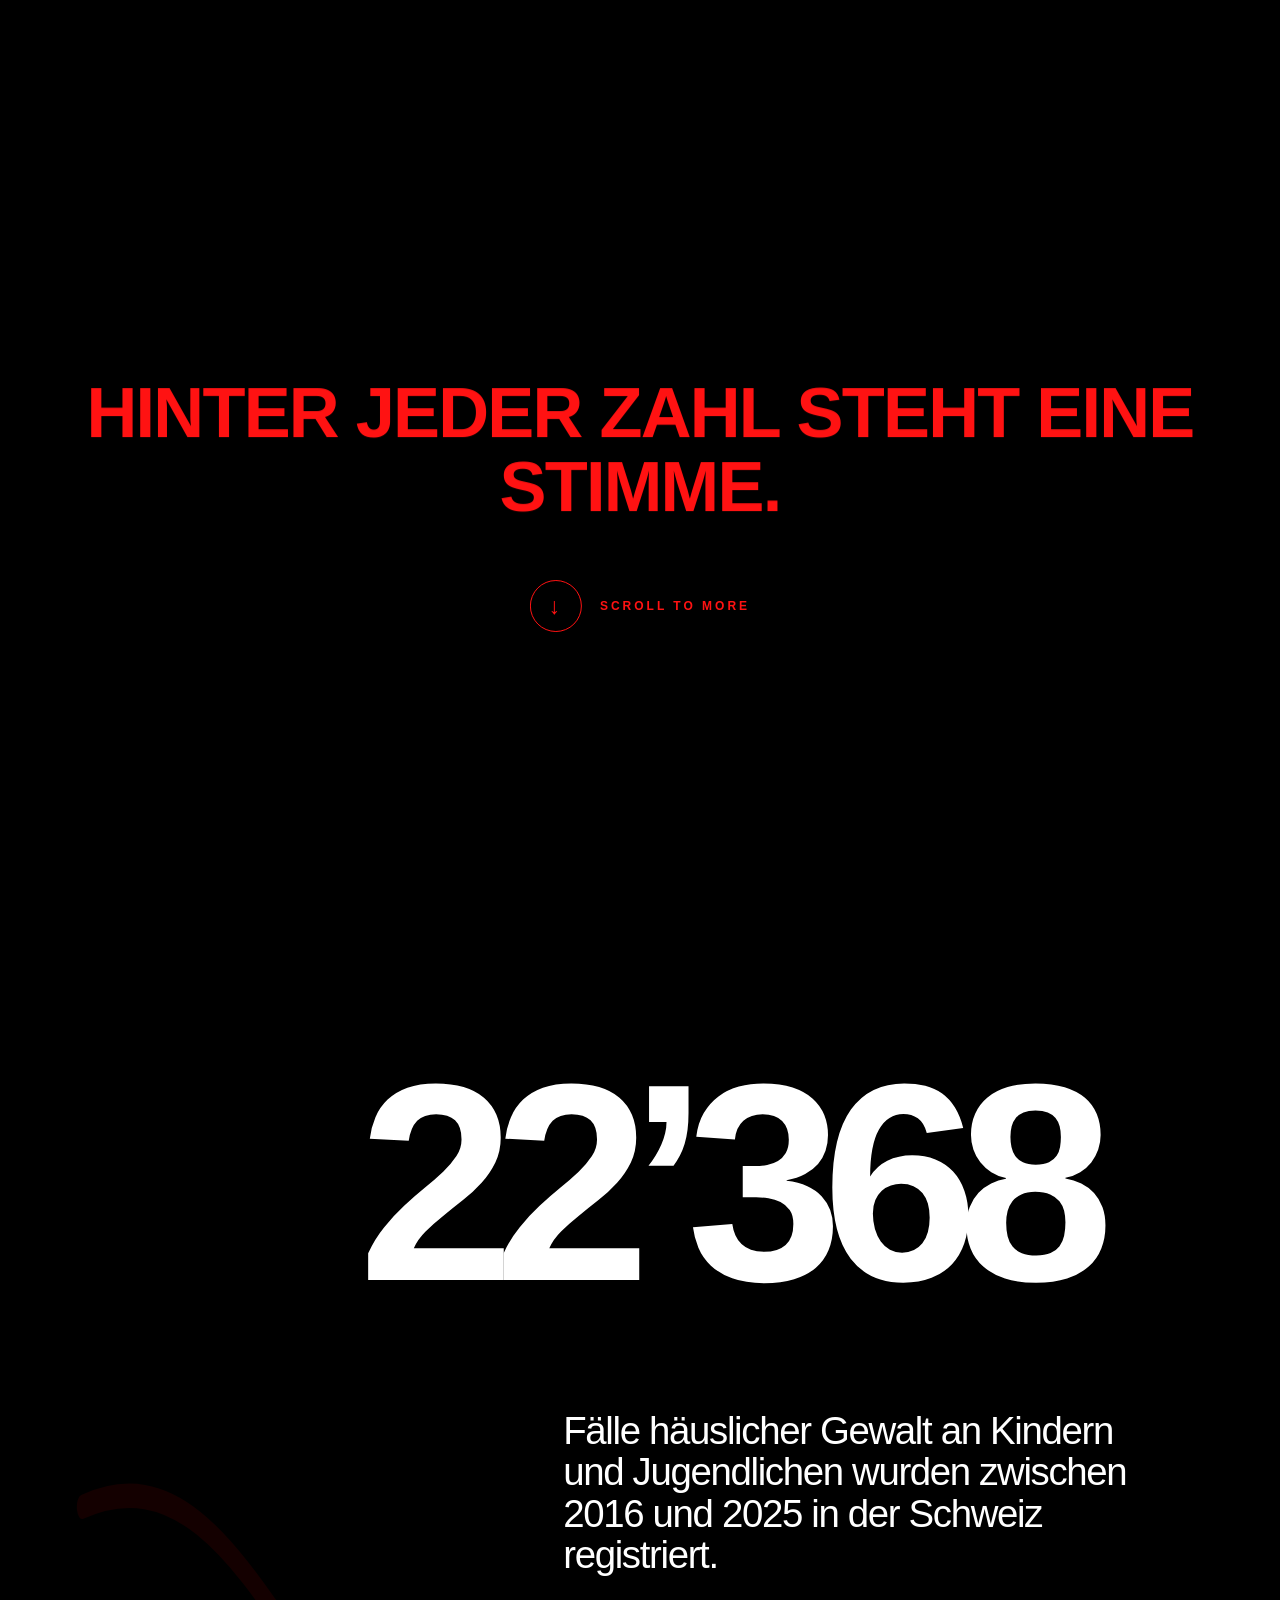
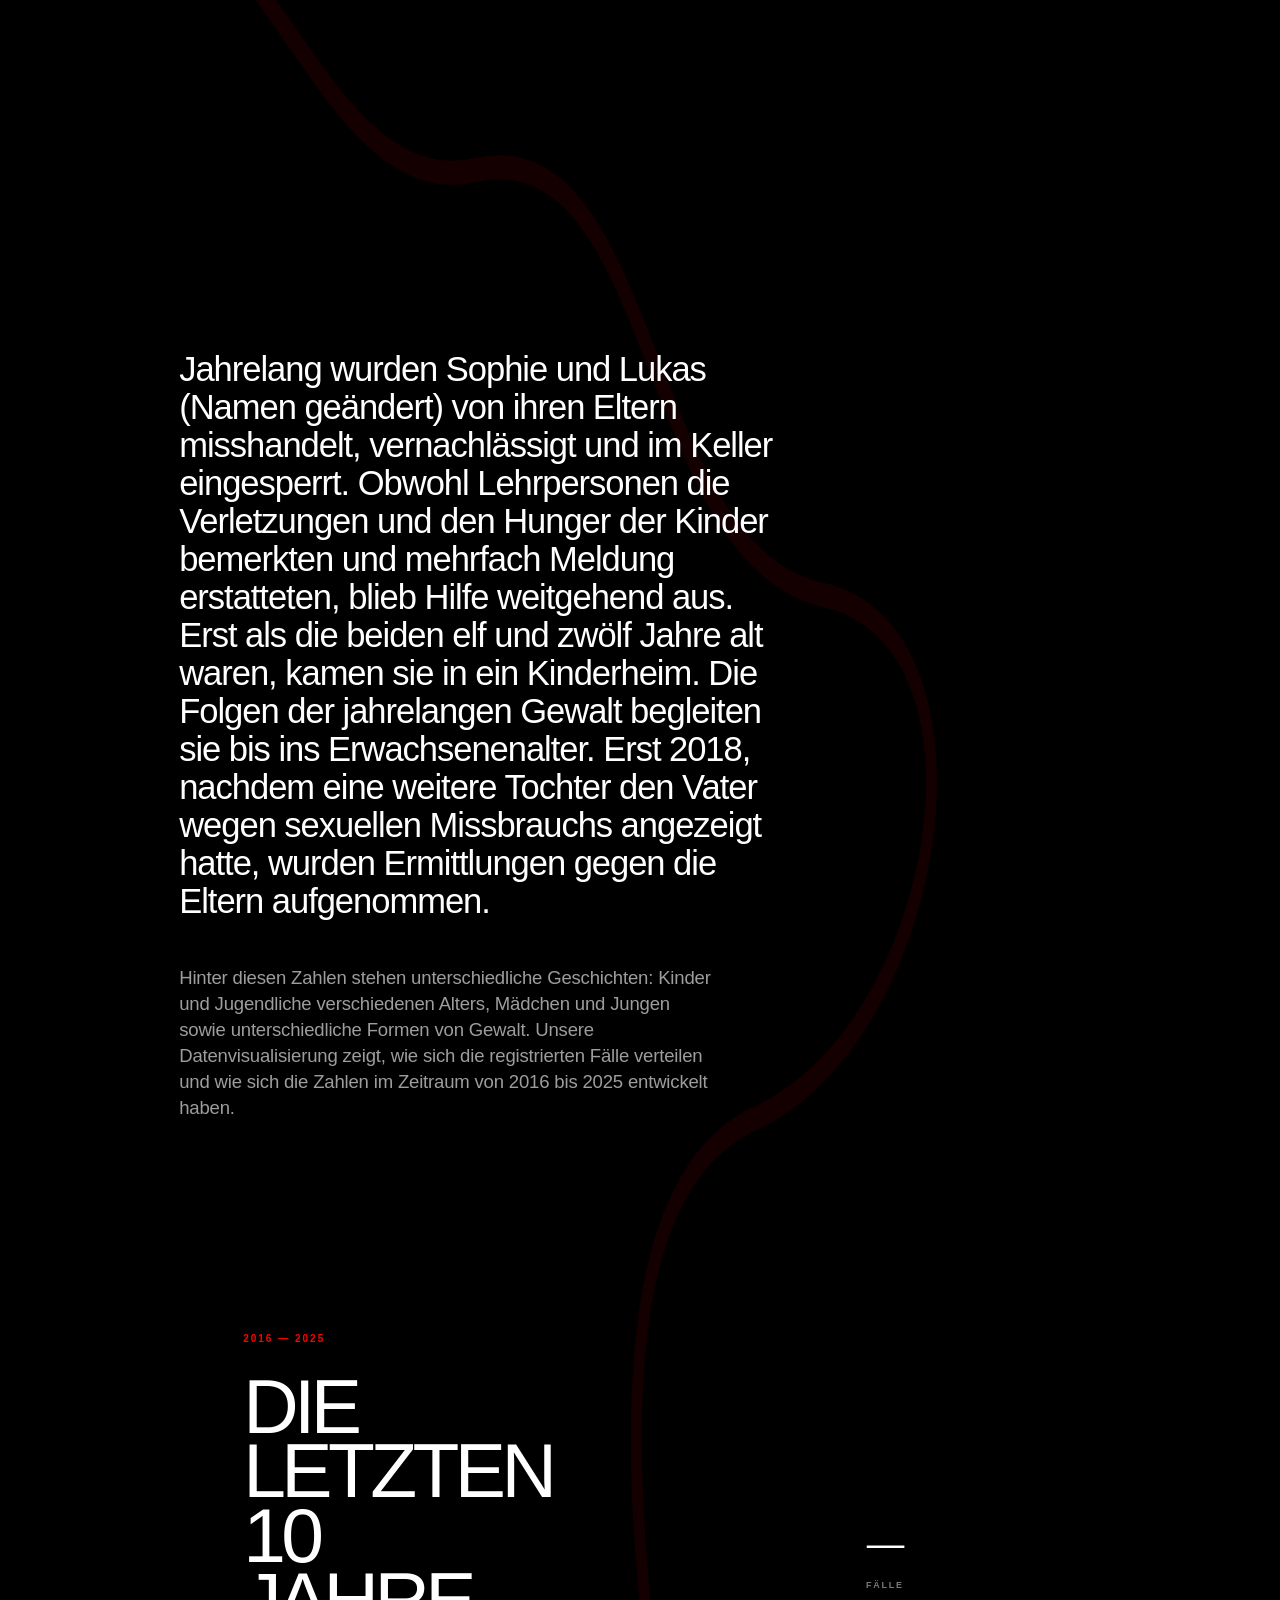
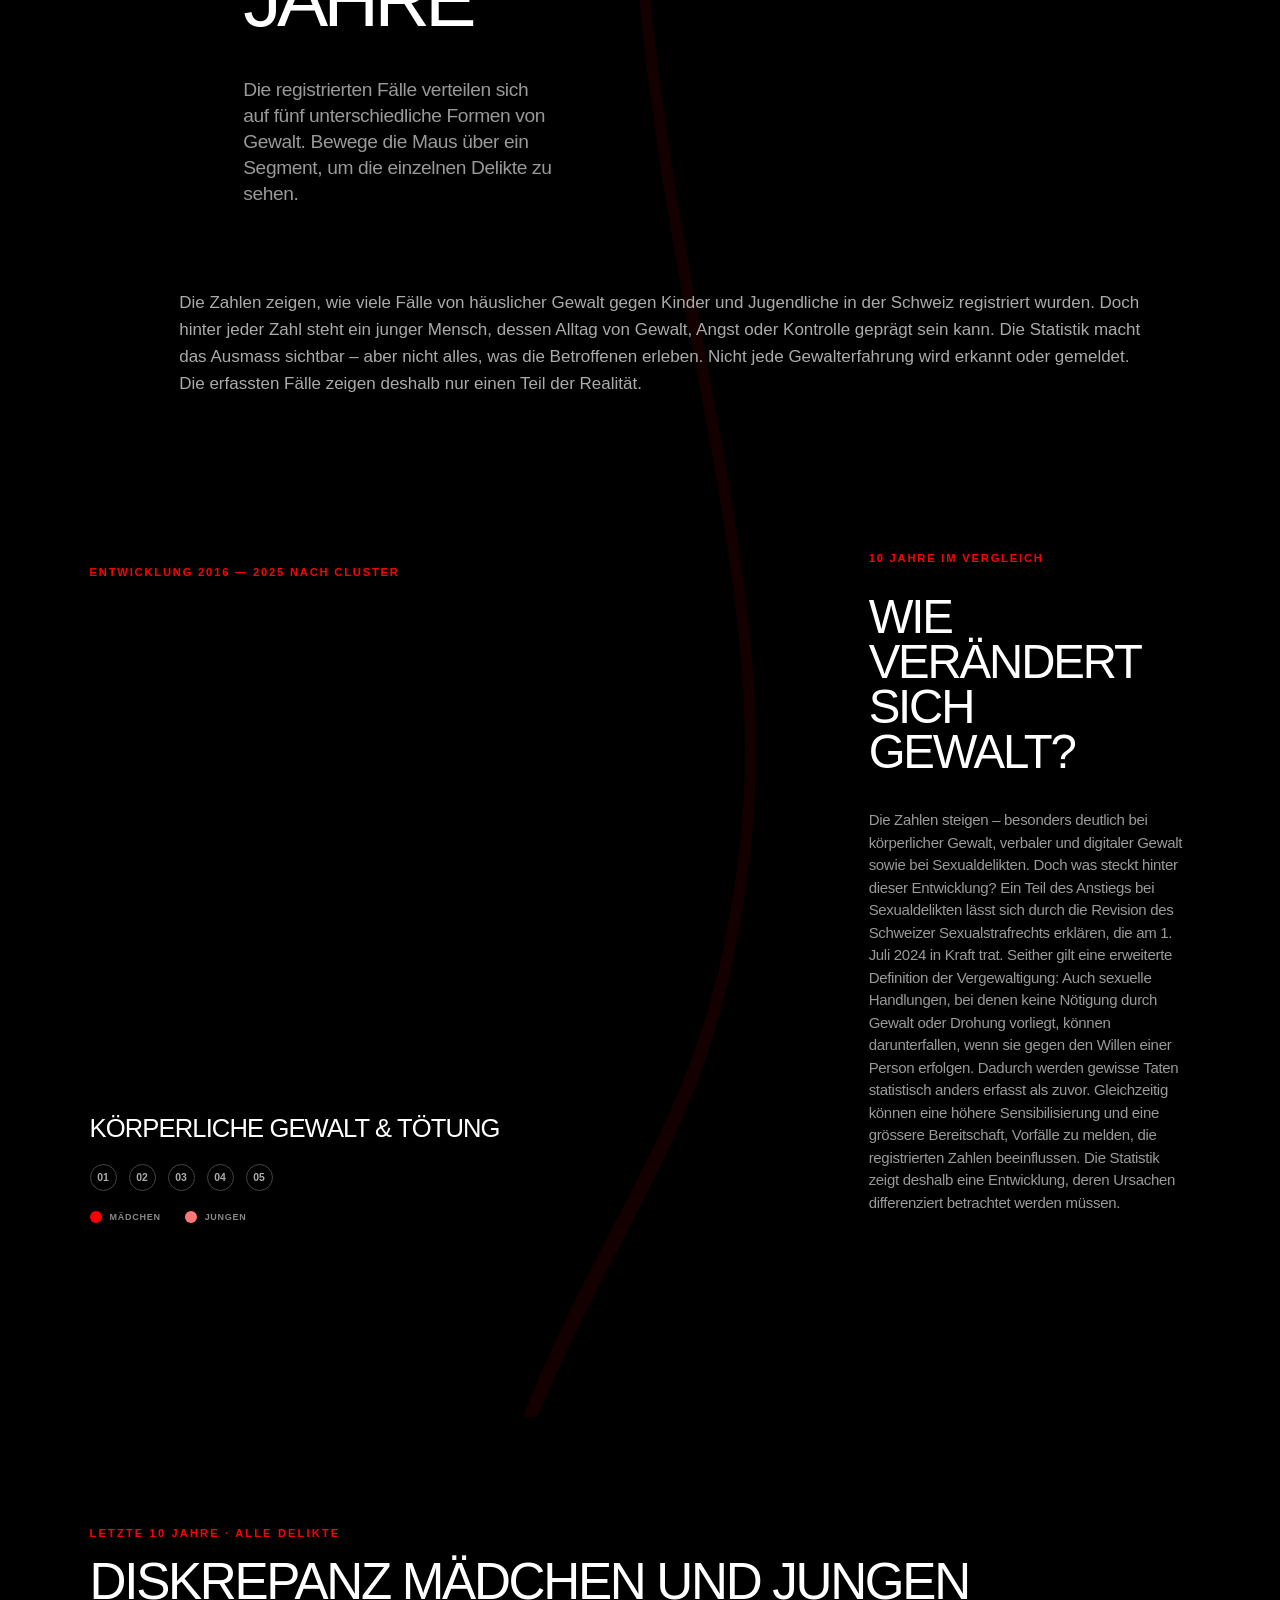
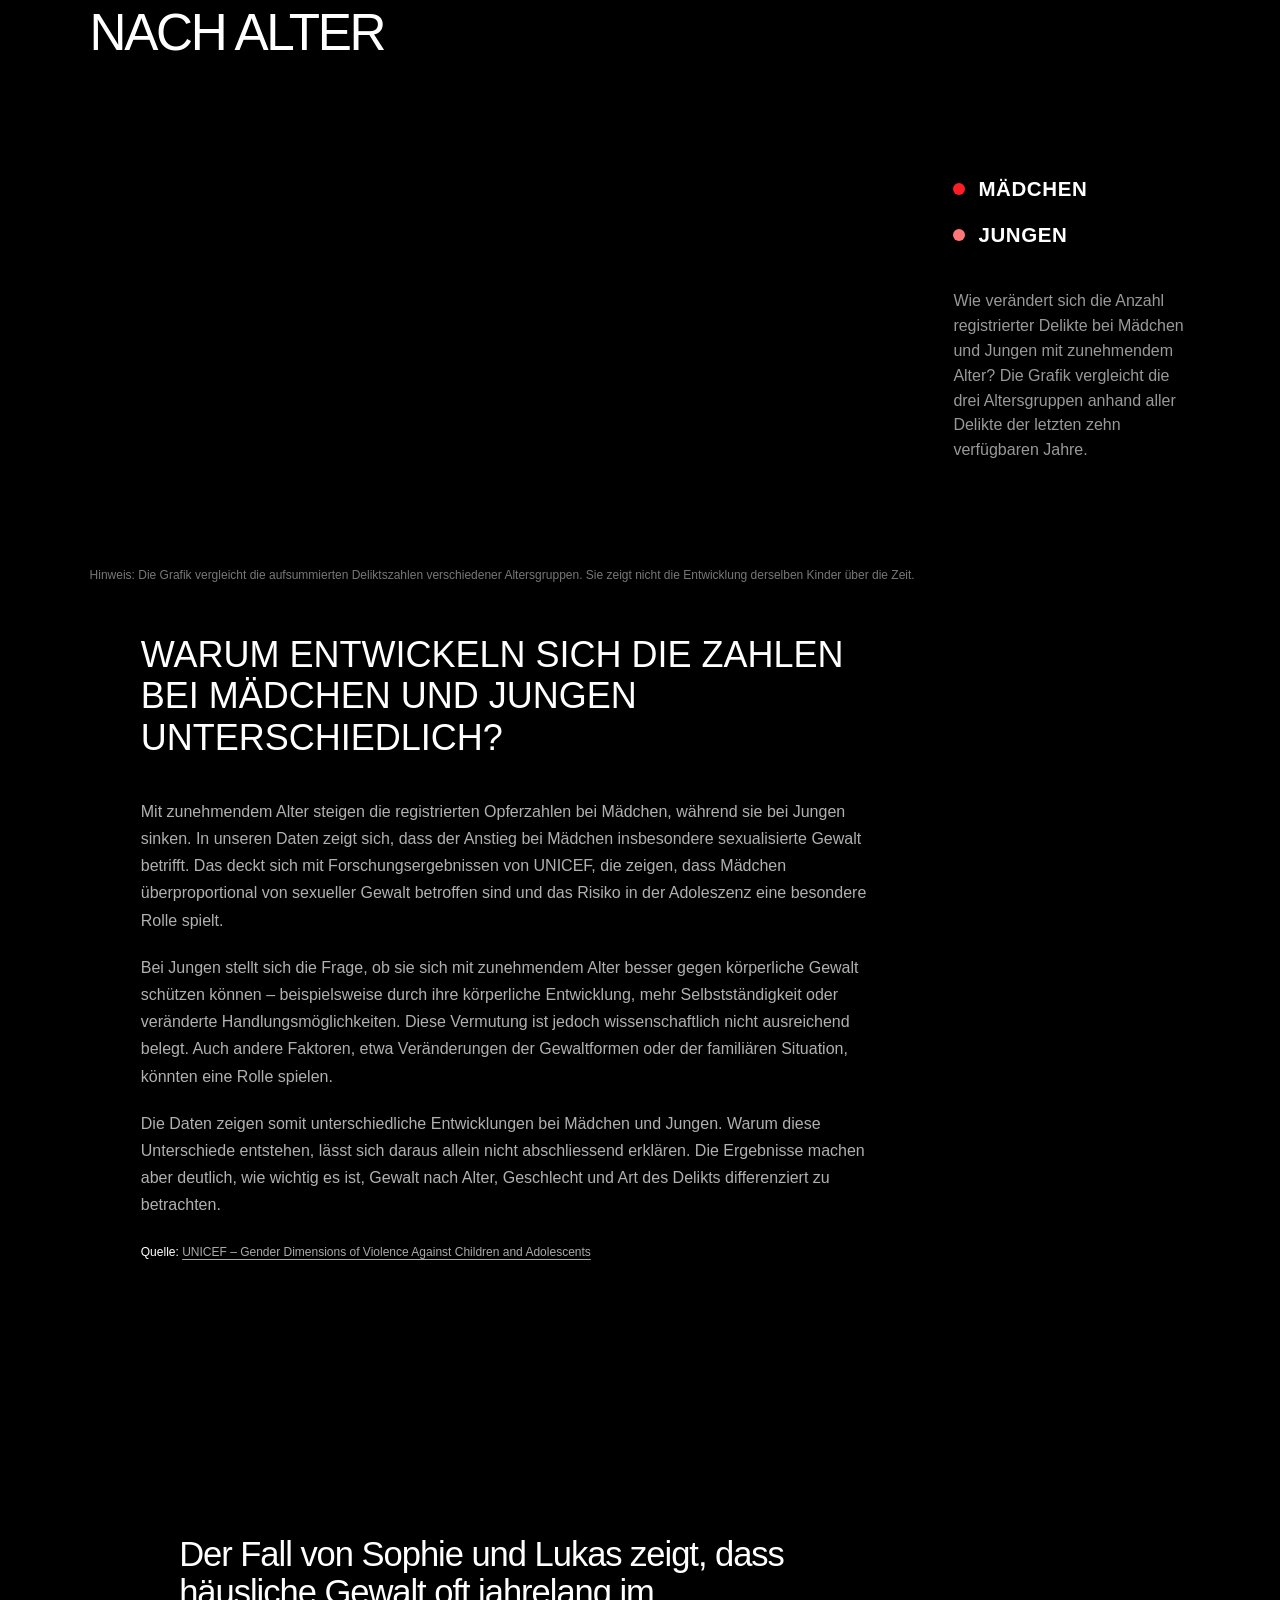
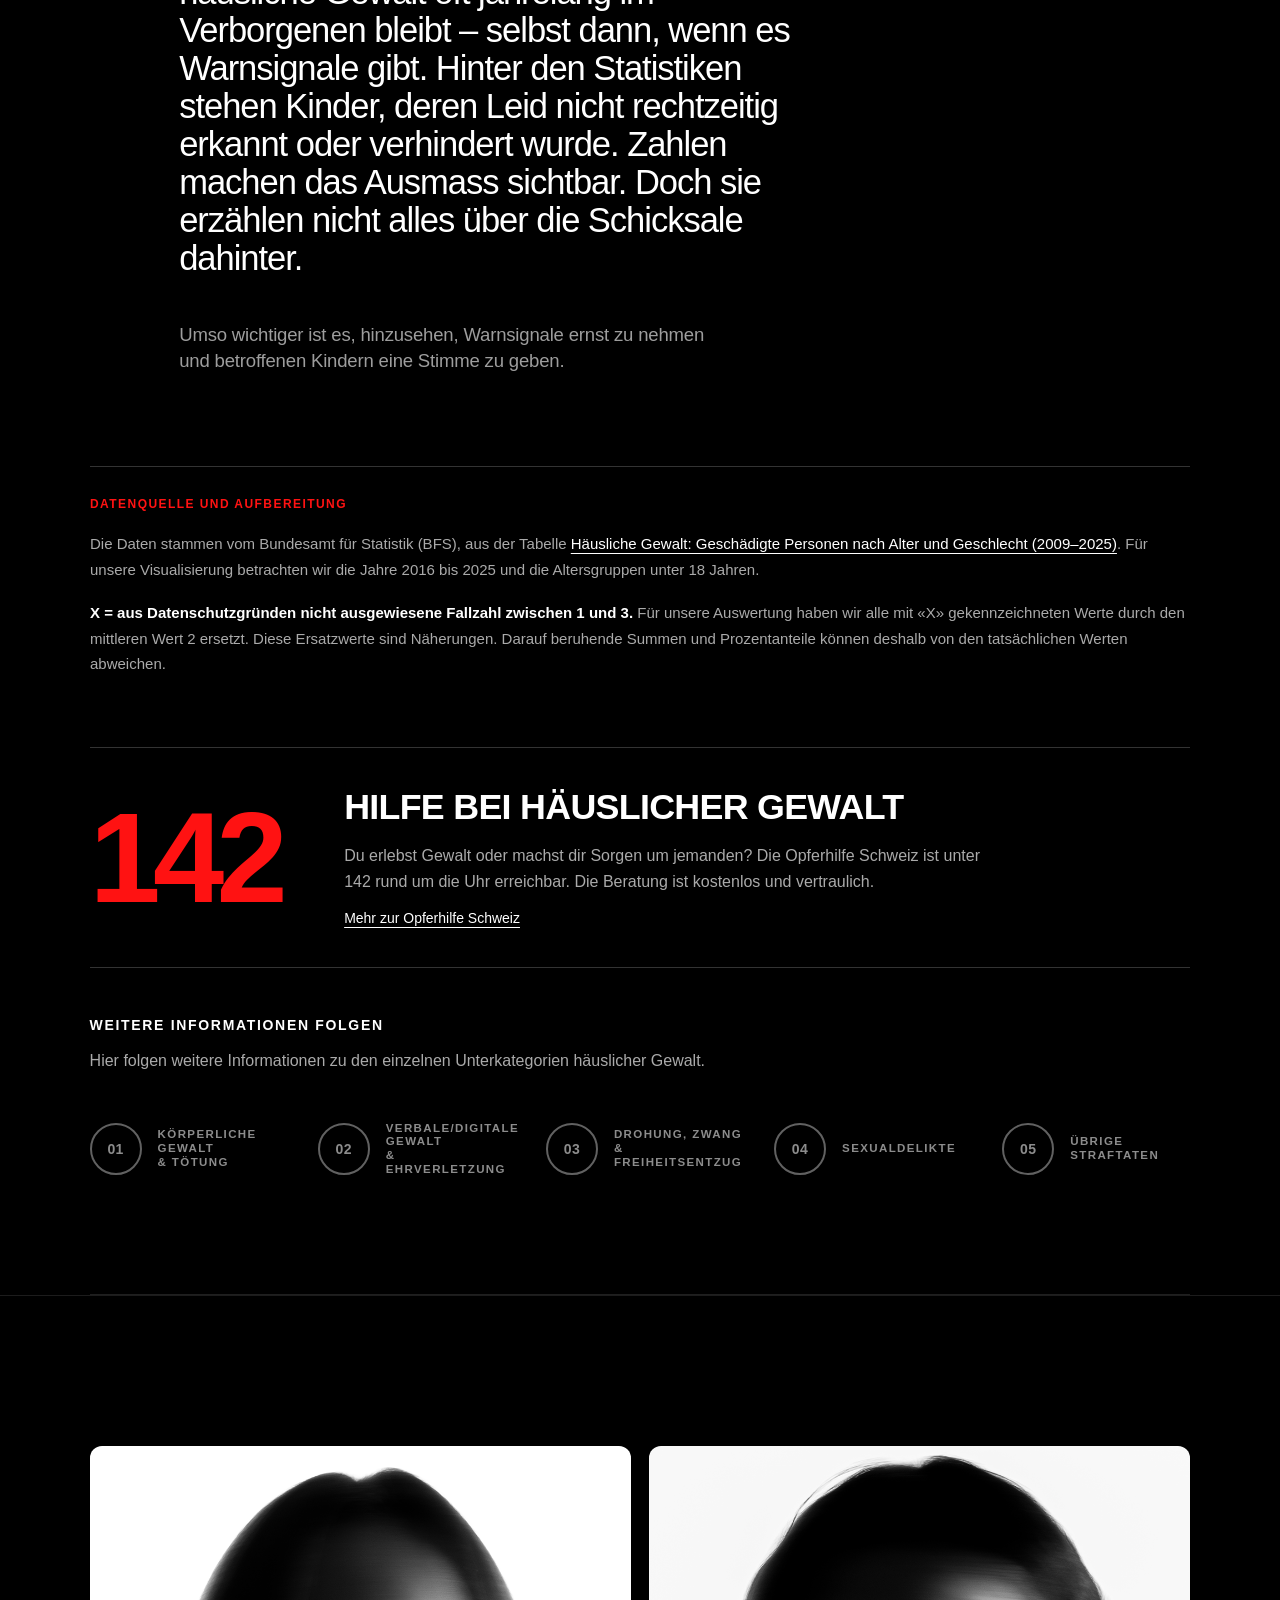
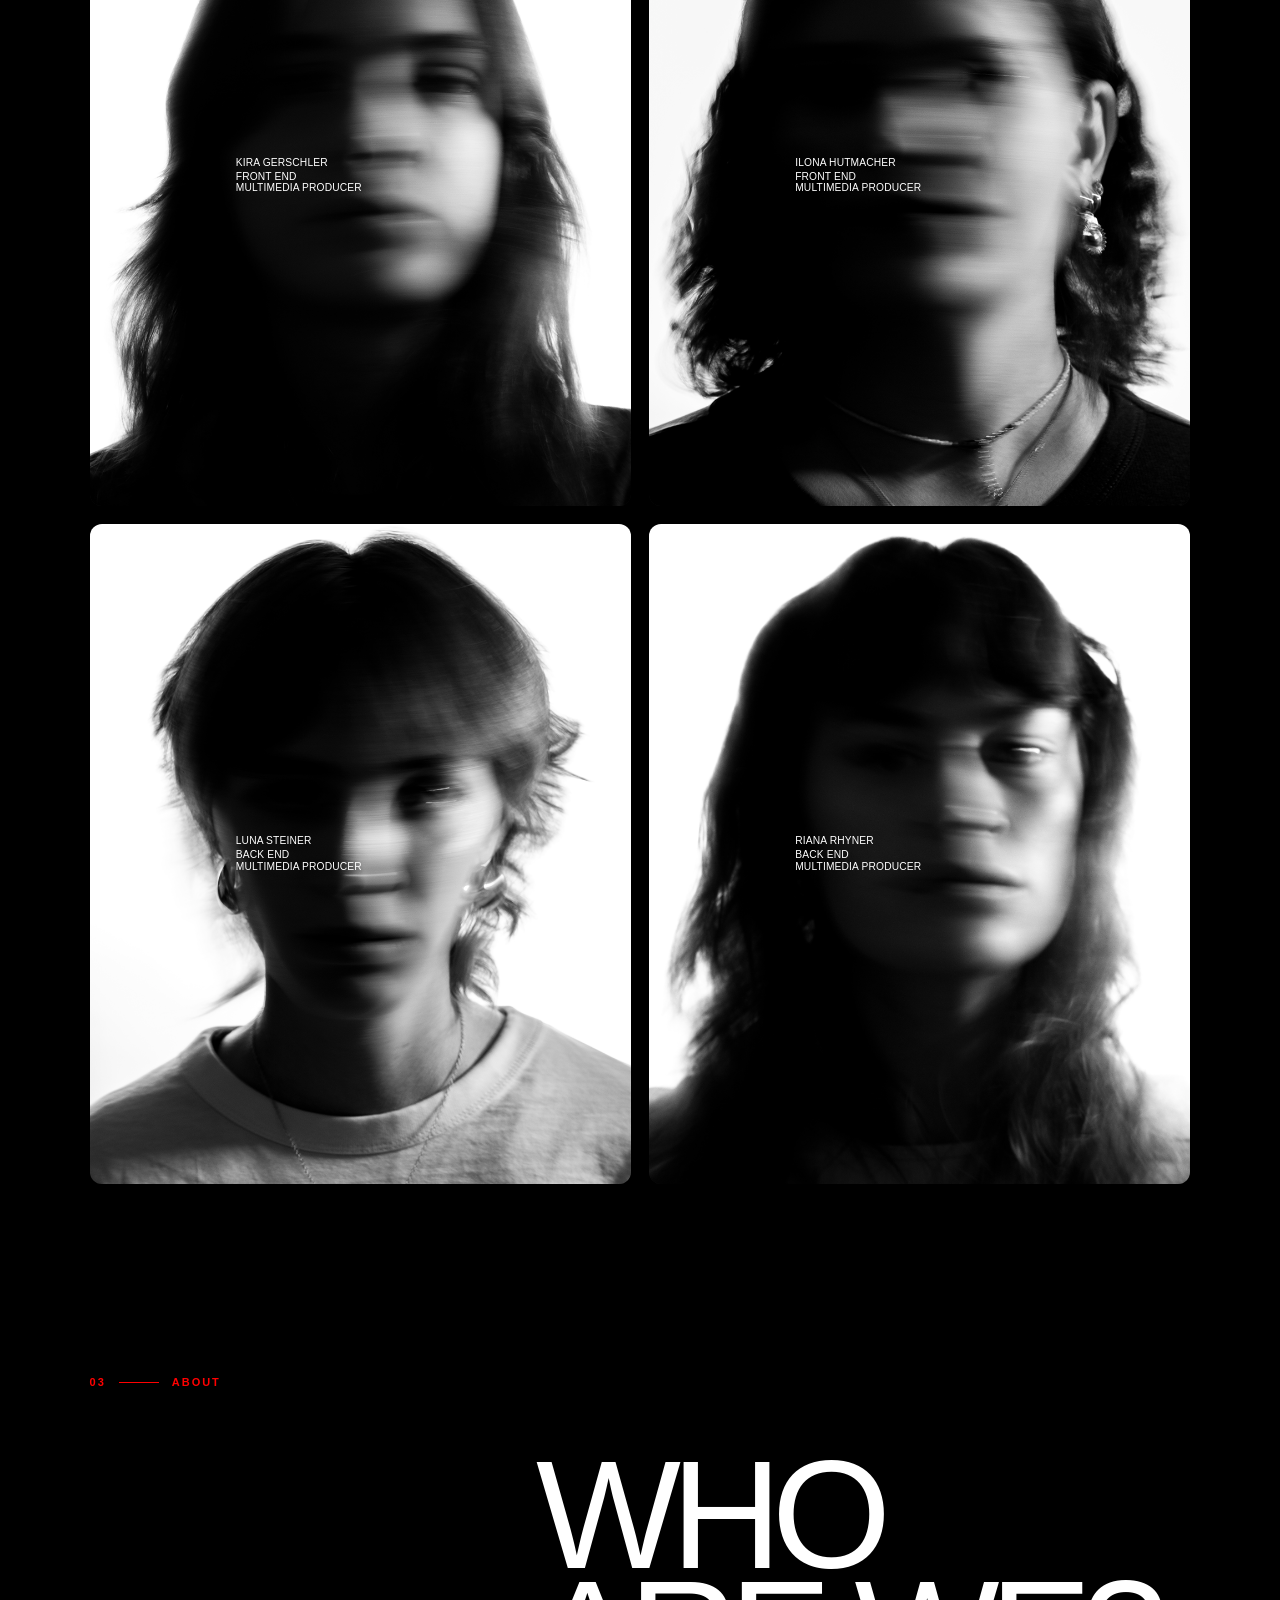
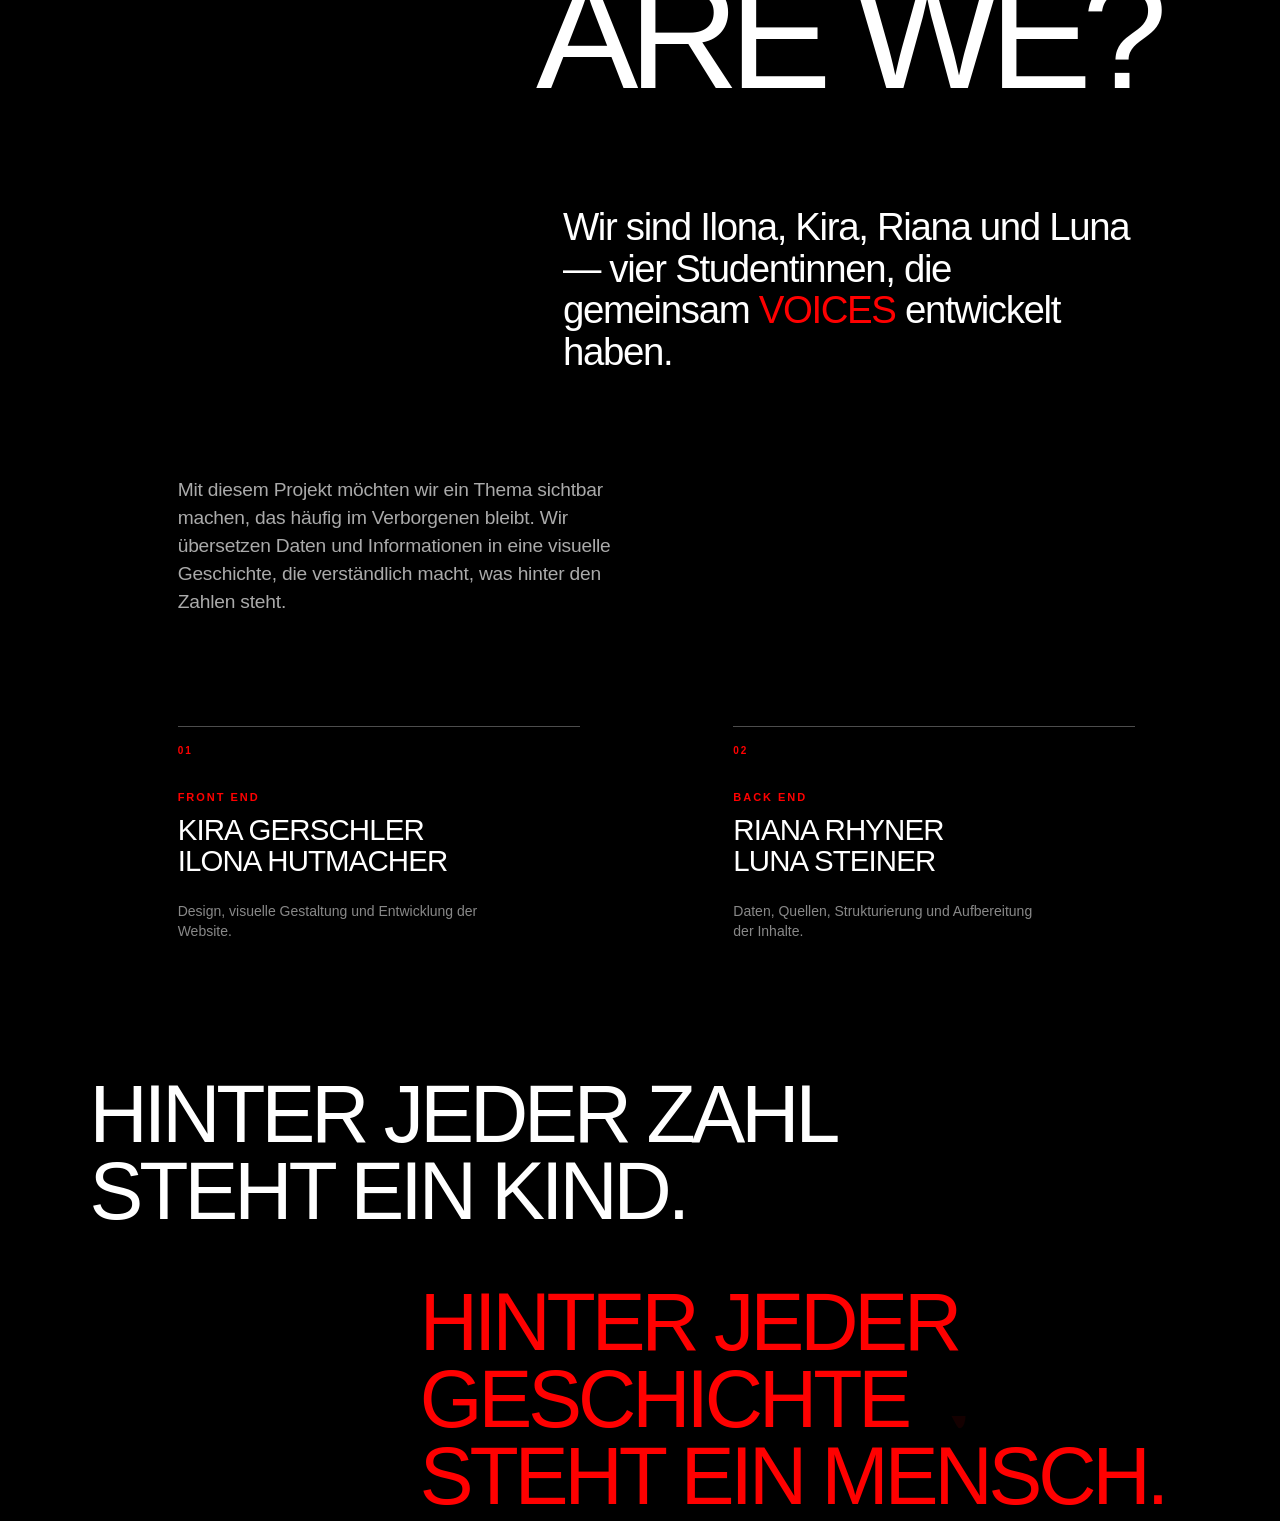
<file: IM3_php_project/index.html>
<!DOCTYPE html>
<html lang="de">
<head>
    <meta charset="UTF-8">
    <meta name="viewport" content="width=device-width, initial-scale=1.0">
    <title>VOICES</title>

    <link rel="stylesheet" href="Style.css">

    <style>
        .voices-support {
            position: relative;
            z-index: 20;
            background: #000;
            color: #fff;
            padding: 70px 7vw 0;
        }

        .voices-support-inner {
            width: 100%;
            max-width: 1400px;
            margin: 0 auto;
        }

        .voices-support-help {
            display: grid;
            grid-template-columns: auto minmax(0, 1fr);
            gap: clamp(30px, 5vw, 80px);
            align-items: center;
            padding: 40px 0;
            border-top: 1px solid #333;
            border-bottom: 1px solid #333;
        }

        .voices-support-phone {
            display: inline-block;
            color: #ff1212;
            font-size: clamp(80px, 10vw, 150px);
            font-weight: 700;
            line-height: 1;
            letter-spacing: -0.06em;
            text-decoration: none;
            transition: color 180ms ease;
        }

        .voices-support-phone:hover {
            color: #ff7777;
        }

        .voices-support-phone:focus-visible,
        .voices-support-link:focus-visible {
            outline: 2px solid #fff;
            outline-offset: 8px;
        }

        .voices-support-copy h2 {
            max-width: 750px;
            margin: 0 0 16px;
            color: #fff;
            font-size: clamp(24px, 2.8vw, 42px);
            font-weight: 600;
            line-height: 1.1;
            letter-spacing: -0.02em;
        }

        .voices-support-copy p {
            max-width: 650px;
            margin: 0;
            color: #aaa;
            font-size: 16px;
            line-height: 1.6;
        }

        .voices-support-link {
            display: inline-block;
            margin-top: 16px;
            color: #fff;
            font-size: 14px;
            text-decoration: underline;
            text-underline-offset: 4px;
        }

        .voices-support-future {
            padding-top: 48px;
        }

        .voices-support-future h3 {
            margin: 0 0 12px;
            color: #fff;
            font-size: 14px;
            font-weight: 700;
            letter-spacing: 0.12em;
            line-height: 1.4;
        }

        .voices-support-future p {
            max-width: 750px;
            margin: 0;
            color: #aaa;
            font-size: 16px;
            line-height: 1.6;
        }

        .voices-support + .category-end-nav {
            padding-top: 40px;
        }

        @media (max-width: 800px) {
            .voices-support {
                padding: 50px 25px 0;
            }

            .voices-support-help {
                grid-template-columns: 1fr;
                gap: 24px;
                padding: 32px 0;
            }

            .voices-support-phone {
                font-size: 96px;
            }

            .voices-support-future {
                padding-top: 36px;
            }
        }

        @media (prefers-reduced-motion: reduce) {
            .voices-support-phone {
                transition: none;
            }
        }

        /* Abstand zwischen erster und zweiter Grafik */
        #story > #ten-year-donut {
            min-height: 0 !important;
            grid-template-rows: auto;
            padding-bottom: 120px;
        }

        @media (max-width: 850px) {
            #story > #ten-year-donut {
                padding-bottom: 90px;
            }
        }

        /* Text unter der ersten Grafik */
        .voices-donut-summary {
            grid-column: 1 / -1;
            width: 100%;
            max-width: 1100px;
            margin: 0 auto;
            color: #aaa;
            font-size: 17px;
            line-height: 1.6;
        }

        .voices-donut-summary p {
            margin: 0;
        }

        @media (max-width: 800px) {
            .voices-donut-summary {
                font-size: 16px;
            }
        }

        /* Abschluss im gleichen Schriftbild wie die Einleitung */
        .voices-closing {
            position: relative;
            z-index: 20;
            background: #000;
            padding: clamp(64px, 7vw, 120px) 14vw 48px;
        }

        .voices-closing-inner {
            width: min(650px, 48vw);
            max-width: 100%;
            margin: 0;
        }

        .voices-closing p {
            margin: 0;
            color: #fff;
            font-size: clamp(25px, 2.7vw, 43px);
            font-weight: 400;
            line-height: 1.1;
            letter-spacing: -0.03em;
            overflow-wrap: break-word;
        }

        .voices-closing p + p {
            max-width: 540px;
            margin-top: 45px;
            color: #9d9d9d;
            font-size: clamp(17px, 1.45vw, 23px);
            line-height: 1.4;
            letter-spacing: -0.01em;
        }

        @media (max-width: 1000px) {
            .voices-closing {
                padding: 64px 7vw 40px;
            }

            .voices-closing-inner {
                width: min(650px, 80vw);
            }
        }

        @media (max-width: 850px) {
            .voices-closing {
                padding: 56px 20px 32px;
            }

            .voices-closing-inner {
                width: 100%;
                max-width: 650px;
            }

            .voices-closing p {
                font-size: 22px;
                line-height: 1.4;
            }

            .voices-closing p + p {
                max-width: none;
                margin-top: 24px;
                font-size: 17px;
                line-height: 1.6;
            }
        }

        /* Datenquelle und Aufbereitung */
        .voices-data-note {
            position: relative;
            z-index: 20;
            background: #000;
            padding: 44px 7vw 0;
        }

        .voices-data-note-inner {
            max-width: 1100px;
            margin: 0 auto;
            padding-top: 28px;
            border-top: 1px solid #333;
        }

        .voices-data-note h2 {
            margin: 0 0 18px;
            color: #ff1212;
            font-family: Arial, Helvetica, sans-serif;
            font-size: 12px;
            font-weight: 700;
            line-height: 1.5;
            letter-spacing: 0.12em;
        }

        .voices-data-note p {
            margin: 0;
            color: #aaa;
            font-family: Arial, Helvetica, sans-serif;
            font-size: 15px;
            line-height: 1.7;
        }

        .voices-data-note p + p {
            margin-top: 18px;
        }

        .voices-data-note strong {
            color: #fff;
            font-weight: 600;
        }

        .voices-data-note a {
            color: #fff;
            text-decoration: underline;
            text-underline-offset: 4px;
            overflow-wrap: anywhere;
        }

        .voices-data-note a:hover {
            color: #ff7777;
        }

        .voices-data-note a:focus-visible {
            outline: 2px solid #fff;
            outline-offset: 5px;
        }

        @media (max-width: 850px) {
            .voices-data-note {
                padding: 36px 20px 0;
            }

            .voices-data-note p {
                font-size: 16px;
            }
        }

        /* Donut: Bedienung auf dem Handy */
        #ten-year-donut-svg .donut-percentage {
            pointer-events: none;
        }

        #ten-year-donut-svg .donut-segment.is-touch-selected {
            opacity: 1;
            transform: scale(1.035);
        }

        #ten-year-donut-svg .donut-segment:focus-visible {
            outline: none;
            filter: drop-shadow(0 0 3px #fff);
        }

        #donut-tooltip .voices-donut-actions {
            display: none;
        }

        #donut-tooltip.is-touch-open {
            display: block;
            position: fixed;
            z-index: 10000;
            inset: auto !important;
            left: 12px !important;
            bottom: max(12px, env(safe-area-inset-bottom)) !important;
            width: min(420px, calc(100vw - 24px)) !important;
            max-width: calc(100vw - 24px) !important;
            max-height: min(55dvh, 440px);
            overflow-y: auto;
            overscroll-behavior: contain;
            padding: 20px;
            transform: none !important;
            pointer-events: auto;
        }

        #donut-tooltip.is-touch-open .donut-tooltip-title {
            padding-right: 48px;
            font-size: 14px;
            line-height: 1.45;
            overflow-wrap: anywhere;
        }

        #donut-tooltip.is-touch-open .donut-tooltip-total {
            font-size: 18px;
            line-height: 1.5;
        }

        #donut-tooltip.is-touch-open .donut-subcategory {
            gap: 16px;
            font-size: 14px;
            line-height: 1.5;
        }

        #donut-tooltip.is-touch-open .donut-subcategory-name {
            flex: 1;
            min-width: 0;
            max-width: none;
            overflow-wrap: anywhere;
        }

        #donut-tooltip.is-touch-open .donut-subcategory-value {
            flex: 0 0 auto;
            white-space: nowrap;
        }

        #donut-tooltip.is-touch-open .voices-donut-actions {
            display: flex;
            margin-top: 16px;
        }

        #donut-tooltip .voices-donut-close {
            position: absolute;
            top: 8px;
            right: 8px;
            width: 44px;
            height: 44px;
            border: 1px solid #555;
            background: #111;
            color: #fff;
            font: inherit;
            font-size: 26px;
            cursor: pointer;
        }

        #donut-tooltip .voices-donut-link {
            display: inline-flex;
            align-items: center;
            min-height: 44px;
            color: #fff;
            font-size: 14px;
            line-height: 1.5;
            text-decoration: underline;
            text-underline-offset: 4px;
        }

        #donut-tooltip .voices-donut-close:focus-visible,
        #donut-tooltip .voices-donut-link:focus-visible {
            outline: 2px solid #fff;
            outline-offset: 3px;
        }

        @media (max-width: 850px) {
            #story > #ten-year-donut {
                position: relative !important;
                inset: auto !important;
                display: grid !important;
                grid-template-columns: minmax(0, 1fr) !important;
                grid-template-rows: auto !important;
                width: 100% !important;
                max-width: 100%;
                min-height: 0 !important;
                margin: 0 !important;
                padding: 48px 0 56px !important;
                gap: 28px;
                transform: none !important;
                overflow: visible;
            }

            #ten-year-donut .ten-year-donut-intro,
            #ten-year-donut .donut-wrapper,
            #ten-year-donut .voices-donut-summary {
                grid-column: 1;
                grid-row: auto;
                min-width: 0;
                max-width: 100%;
            }

            #ten-year-donut .ten-year-donut-intro {
                width: 100%;
                padding: 0;
            }

            #ten-year-donut .ten-year-donut-intro h3 {
                font-size: clamp(32px, 10vw, 48px);
                line-height: 1;
            }

            #ten-year-donut .ten-year-donut-intro p,
            #ten-year-donut .voices-donut-summary {
                font-size: 16px;
                line-height: 1.6;
            }

            #ten-year-donut .donut-wrapper {
                position: relative;
                width: min(100%, 420px) !important;
                aspect-ratio: 1;
                height: auto;
                margin: 0;
                justify-self: center;
                transform: none !important;
            }

            #ten-year-donut-svg {
                display: block;
                width: 100%;
                height: auto;
                aspect-ratio: 1;
                touch-action: manipulation;
                overflow: visible;
            }

            #ten-year-donut-svg .donut-segment {
                transform: scale(1);
                transform-origin: 300px 300px;
            }

            #ten-year-donut-svg .donut-segment.is-touch-selected {
                transform: scale(1.035);
            }

            #ten-year-donut-svg .donut-percentage {
                font-size: 20px;
            }

            #ten-year-donut-svg .donut-center-number {
                font-size: 46px;
            }

            #ten-year-donut-svg .donut-center-label {
                font-size: 16px;
            }

            #ten-year-donut #donut-legend {
                display: grid !important;
                grid-column: 1;
                grid-row: auto;
                width: 100%;
                gap: 8px;
            }

            #ten-year-donut #donut-legend .donut-legend-item {
                display: flex;
                align-items: center;
                gap: 12px;
                min-height: 56px;
                margin: 0;
                padding: 12px;
                border: 1px solid #333;
                border-radius: 4px;
                cursor: pointer;
                touch-action: manipulation;
            }

            #ten-year-donut #donut-legend .donut-legend-item.is-touch-selected {
                border-color: #ff1212;
                background: #161616;
            }

            #ten-year-donut #donut-legend .donut-legend-item:focus-visible {
                outline: 2px solid #fff;
                outline-offset: 3px;
            }

            #ten-year-donut #donut-legend .donut-legend-number {
                flex: 0 0 32px;
                width: 32px;
                height: 32px;
            }

            #ten-year-donut #donut-legend .donut-legend-text {
                min-width: 0;
                color: #fff;
                font-size: 13px;
                line-height: 1.45;
                overflow-wrap: anywhere;
            }

            #ten-year-donut #donut-legend .donut-legend-percent {
                display: block;
                margin-top: 4px;
                color: #aaa;
                font-size: 13px;
            }
        }

        @media (prefers-reduced-motion: reduce) {
            #ten-year-donut-svg .donut-segment {
                transition: none;
            }
        }
    </style>
</head>

<body>
<header class="header" id="header">
    <nav class="navigation">
        <a href="#start" class="nav-button active" id="start-button">
            START
        </a>
        <a href="#about" class="nav-button" id="about-button">
            ABOUT US
        </a>
    </nav>

    <a href="#start" class="logo">VOICES</a>
</header>

<main>
    <section class="hero" id="start">
        <video class="hero-video" autoplay muted loop playsinline>
            <source src="assets/Videos/Seifenblasen.mp4" type="video/mp4">
        </video>

        <div class="hero-sequence">
            <div class="hero-text hero-text-1">22’368</div>
            <div class="hero-text hero-text-2">
                FÄLLE HÄUSLICHER GEWALT
            </div>
            <div class="hero-text hero-text-3">
                AN KINDERN UND JUGENDLICHEN
            </div>
            <div class="hero-text hero-text-4">
                IN DER SCHWEIZ 2016 – 2025
            </div>
            <div class="hero-text hero-text-final">
                HINTER JEDER ZAHL STEHT EINE STIMME.
            </div>

            <a href="#story" class="scroll-more">
                <span class="scroll-circle">↓</span>
                <span class="scroll-label">SCROLL TO MORE</span>
            </a>
        </div>
    </section>

    <div class="story-data-wrapper" id="story-data-wrapper">
        <div class="continuous-thread" id="continuous-thread">
            <svg
                    class="continuous-thread-svg"
                    viewBox="0 0 1400 5000"
                    preserveAspectRatio="none"
                    aria-hidden="true"
            >
                <path
                        class="continuous-thread-bg"
                        d="
              M 90 300
              C 280 260, 340 450, 520 430
              C 720 410, 700 620, 900 640
              C 1100 660, 1030 860, 820 900
              C 650 940, 680 1110, 760 1300
              C 820 1440, 840 1510, 800 1600
              C 760 1700, 650 1750, 560 1860
              C 450 2000, 420 2120, 530 2240
              C 650 2380, 900 2390, 940 2560
              C 980 2730, 760 2780, 700 2940
              C 650 3070, 720 3170, 760 3300
              C 820 3420, 900 3500, 1050 3600
              C 1200 3700, 1150 3850, 1000 3950
              C 850 4050, 820 4200, 950 4320
              C 1080 4440, 1200 4520, 1100 4660
              C 1000 4780, 900 4880, 1050 5000
            "
                />

                <path
                        class="continuous-thread-progress"
                        id="continuous-thread-progress"
                        d="
              M 90 300
              C 280 260, 340 450, 520 430
              C 720 410, 700 620, 900 640
              C 1100 660, 1030 860, 820 900
              C 650 940, 680 1110, 760 1300
              C 820 1440, 840 1510, 800 1600
              C 760 1700, 650 1750, 560 1860
              C 450 2000, 420 2120, 530 2240
              C 650 2380, 900 2390, 940 2560
              C 980 2730, 760 2780, 700 2940
              C 650 3070, 720 3170, 760 3300
              C 820 3420, 900 3500, 1050 3600
              C 1200 3700, 1150 3850, 1000 3950
              C 850 4050, 820 4200, 950 4320
              C 1080 4440, 1200 4520, 1100 4660
              C 1000 4780, 900 4880, 1050 5000
            "
                />
            </svg>
        </div>

        <section class="story-section" id="story">
            <div class="story-number-wrap story-reveal">
                <div class="story-number">22’368</div>
            </div>

            <div class="story-lead story-reveal">
                <p>
                    Fälle häuslicher Gewalt an Kindern und Jugendlichen
                    wurden zwischen 2016 und 2025 in der Schweiz registriert.
                </p>
            </div>

            <div class="story-copy story-reveal">
                <p>
                    Jahrelang wurden Sophie und Lukas (Namen geändert) von ihren Eltern
                    misshandelt, vernachlässigt und im Keller eingesperrt. Obwohl
                    Lehrpersonen die Verletzungen und den Hunger der Kinder bemerkten
                    und mehrfach Meldung erstatteten, blieb Hilfe weitgehend aus.
                    Erst als die beiden elf und zwölf Jahre alt waren, kamen sie in
                    ein Kinderheim. Die Folgen der jahrelangen Gewalt begleiten sie
                    bis ins Erwachsenenalter. Erst 2018, nachdem eine weitere Tochter
                    den Vater wegen sexuellen Missbrauchs angezeigt hatte, wurden
                    Ermittlungen gegen die Eltern aufgenommen.
                </p>

                <p>
                    Hinter diesen Zahlen stehen unterschiedliche Geschichten: Kinder
                    und Jugendliche verschiedenen Alters, Mädchen und Jungen sowie
                    unterschiedliche Formen von Gewalt. Unsere Datenvisualisierung
                    zeigt, wie sich die registrierten Fälle verteilen und wie sich
                    die Zahlen im Zeitraum von 2016 bis 2025 entwickelt haben.
                </p>
            </div>

            <!-- Erste Grafik: Donut -->
            <section class="ten-year-donut" id="ten-year-donut">
                <div class="ten-year-donut-intro">
                    <span class="donut-label">2016 — 2025</span>

                    <h3>DIE LETZTEN<br>10 JAHRE</h3>

                    <p>
                        Die registrierten Fälle verteilen sich auf fünf
                        unterschiedliche Formen von Gewalt.
                        Bewege die Maus über ein Segment, um die
                        einzelnen Delikte zu sehen.
                    </p>
                </div>

                <div class="donut-wrapper">
                    <svg
                            id="ten-year-donut-svg"
                            class="ten-year-donut-svg"
                            viewBox="0 0 600 600"
                            aria-label="Verteilung der Gewaltkategorien"
                    >
                        <g id="donut-chart"></g>

                        <circle
                                cx="300"
                                cy="300"
                                r="122"
                                class="donut-hole"
                        ></circle>

                        <text
                                x="300"
                                y="285"
                                text-anchor="middle"
                                class="donut-center-number"
                                id="donut-total"
                        >—</text>

                        <text
                                x="300"
                                y="320"
                                text-anchor="middle"
                                class="donut-center-label"
                        >FÄLLE</text>
                    </svg>

                    <div class="donut-tooltip" id="donut-tooltip">
                        <div
                                class="donut-tooltip-title"
                                id="donut-tooltip-title"
                        ></div>
                        <div
                                class="donut-tooltip-total"
                                id="donut-tooltip-total"
                        ></div>
                        <div
                                class="donut-tooltip-list"
                                id="donut-tooltip-list"
                        ></div>
                    </div>
                </div>

                <div id="donut-legend" style="display: none;"></div>

                <div class="voices-donut-summary">
                    <p>
                        Die Zahlen zeigen, wie viele Fälle von häuslicher Gewalt gegen
                        Kinder und Jugendliche in der Schweiz registriert wurden.
                        Doch hinter jeder Zahl steht ein junger Mensch, dessen Alltag
                        von Gewalt, Angst oder Kontrolle geprägt sein kann.
                        Die Statistik macht das Ausmass sichtbar – aber nicht alles,
                        was die Betroffenen erleben. Nicht jede Gewalterfahrung wird
                        erkannt oder gemeldet. Die erfassten Fälle zeigen deshalb nur
                        einen Teil der Realität.
                    </p>
                </div>
            </section>
        </section>

        <!-- Zweite Grafik: Säulen -->
        <section class="ten-year-development" id="ten-year-development">
            <div class="development-chart-area">
                <div class="development-chart-column">
                    <div class="development-chart-header">
              <span class="development-label">
                ENTWICKLUNG 2016 — 2025 nach Cluster
              </span>
                    </div>

                    <div class="development-chart-wrapper">
                        <svg
                                id="development-chart"
                                class="development-chart"
                                viewBox="0 0 900 520"
                                preserveAspectRatio="xMidYMid meet"
                                role="img"
                                aria-label="Entwicklung der registrierten Delikte nach Mädchen und Jungen von 2016 bis 2025"
                        ></svg>
                    </div>

                    <div class="development-chart-footer">
                        <div
                                class="development-chart-title"
                                id="development-chart-title"
                        >
                            KÖRPERLICHE GEWALT &amp; TÖTUNG
                        </div>

                        <div
                                class="development-cluster-nav"
                                id="development-cluster-nav"
                                aria-label="Gewaltkategorien auswählen"
                        >
                            <button
                                    type="button"
                                    class="development-cluster-button"
                                    data-cluster="physical"
                                    aria-label="Körperliche Gewalt und Tötung"
                                    aria-pressed="true"
                            >01</button>

                            <button
                                    type="button"
                                    class="development-cluster-button"
                                    data-cluster="verbal"
                                    aria-label="Verbale und digitale Gewalt und Ehrverletzung"
                                    aria-pressed="false"
                            >02</button>

                            <button
                                    type="button"
                                    class="development-cluster-button"
                                    data-cluster="threat"
                                    aria-label="Drohung, Zwang und Freiheitsentzug"
                                    aria-pressed="false"
                            >03</button>

                            <button
                                    type="button"
                                    class="development-cluster-button"
                                    data-cluster="sexual"
                                    aria-label="Sexualdelikte"
                                    aria-pressed="false"
                            >04</button>

                            <button
                                    type="button"
                                    class="development-cluster-button"
                                    data-cluster="other"
                                    aria-label="Übrige Straftaten"
                                    aria-pressed="false"
                            >05</button>
                        </div>

                        <div class="development-chart-legend">
                <span class="development-legend-item">
                  <span class="development-legend-mark girls"></span>
                  MÄDCHEN
                </span>

                            <span class="development-legend-item">
                  <span class="development-legend-mark boys"></span>
                  JUNGEN
                </span>
                        </div>
                    </div>
                </div>

                <div class="development-intro">
                    <span class="development-label">10 JAHRE IM VERGLEICH</span>

                    <h3>WIE VERÄNDERT<br>SICH GEWALT?</h3>

                    <p>
                        Die Zahlen steigen – besonders deutlich bei körperlicher
                        Gewalt, verbaler und digitaler Gewalt sowie bei Sexualdelikten.
                        Doch was steckt hinter dieser Entwicklung? Ein Teil des
                        Anstiegs bei Sexualdelikten lässt sich durch die Revision des
                        Schweizer Sexualstrafrechts erklären, die am 1. Juli 2024 in
                        Kraft trat. Seither gilt eine erweiterte Definition der
                        Vergewaltigung: Auch sexuelle Handlungen, bei denen keine
                        Nötigung durch Gewalt oder Drohung vorliegt, können
                        darunterfallen, wenn sie gegen den Willen einer Person
                        erfolgen. Dadurch werden gewisse Taten statistisch anders
                        erfasst als zuvor. Gleichzeitig können eine höhere
                        Sensibilisierung und eine grössere Bereitschaft, Vorfälle
                        zu melden, die registrierten Zahlen beeinflussen.
                        Die Statistik zeigt deshalb eine Entwicklung, deren
                        Ursachen differenziert betrachtet werden müssen.
                    </p>
                </div>
            </div>
        </section>

        <!-- Dritte Grafik: Linien -->
        <section class="age-comparison" id="age-comparison">
            <div class="age-comparison-heading">
          <span
                  class="age-comparison-kicker"
                  id="age-comparison-period"
          >
            LETZTE 10 JAHRE · ALLE DELIKTE
          </span>

                <h2>DISKREPANZ MÄDCHEN UND JUNGEN NACH ALTER</h2>
            </div>

            <div class="age-comparison-layout">
                <div class="age-chart-wrap">
                    <svg
                            id="age-comparison-chart"
                            viewBox="0 0 1000 560"
                            role="img"
                            aria-label="Vergleich der registrierten Delikte bei Mädchen und Jungen in den Altersgruppen unter 10, 10 bis 14 und 15 bis 17 Jahre"
                    ></svg>
                </div>

                <div class="age-comparison-copy">
                    <div class="age-chart-legend-item">
                        <span class="age-chart-legend-dot girls"></span>
                        <span>MÄDCHEN</span>
                    </div>

                    <div class="age-chart-legend-item">
                        <span class="age-chart-legend-dot boys"></span>
                        <span>JUNGEN</span>
                    </div>

                    <p>
                        Wie verändert sich die Anzahl registrierter Delikte bei
                        Mädchen und Jungen mit zunehmendem Alter? Die Grafik
                        vergleicht die drei Altersgruppen anhand aller Delikte
                        der letzten zehn verfügbaren Jahre.
                    </p>
                </div>
            </div>

            <p class="age-chart-note">
                Hinweis: Die Grafik vergleicht die aufsummierten Deliktszahlen
                verschiedener Altersgruppen. Sie zeigt nicht die Entwicklung
                derselben Kinder über die Zeit.
            </p>

            <h3 class="chart-explanation-title">
                Warum entwickeln sich die Zahlen bei Mädchen und Jungen unterschiedlich?
            </h3>

            <div class="chart-explanation">
                <p>
                    Mit zunehmendem Alter steigen die registrierten Opferzahlen
                    bei Mädchen, während sie bei Jungen sinken. In unseren Daten
                    zeigt sich, dass der Anstieg bei Mädchen insbesondere
                    sexualisierte Gewalt betrifft. Das deckt sich mit
                    Forschungsergebnissen von UNICEF, die zeigen, dass Mädchen
                    überproportional von sexueller Gewalt betroffen sind und das
                    Risiko in der Adoleszenz eine besondere Rolle spielt.
                </p>

                <p>
                    Bei Jungen stellt sich die Frage, ob sie sich mit zunehmendem
                    Alter besser gegen körperliche Gewalt schützen können –
                    beispielsweise durch ihre körperliche Entwicklung, mehr
                    Selbstständigkeit oder veränderte Handlungsmöglichkeiten.
                    Diese Vermutung ist jedoch wissenschaftlich nicht ausreichend
                    belegt. Auch andere Faktoren, etwa Veränderungen der
                    Gewaltformen oder der familiären Situation, könnten eine
                    Rolle spielen.
                </p>

                <p>
                    Die Daten zeigen somit unterschiedliche Entwicklungen bei
                    Mädchen und Jungen. Warum diese Unterschiede entstehen,
                    lässt sich daraus allein nicht abschliessend erklären.
                    Die Ergebnisse machen aber deutlich, wie wichtig es ist,
                    Gewalt nach Alter, Geschlecht und Art des Delikts
                    differenziert zu betrachten.
                </p>

                <div class="chart-source">
                    Quelle:
                    <a
                            href="https://www.unicef.org/media/92376/file/child-protection-gender-dimension"
                            target="_blank"
                            rel="noopener noreferrer"
                    >
                        UNICEF – Gender Dimensions of Violence Against Children and Adolescents
                    </a>
                </div>
            </div>
        </section>

        <!-- Abschlusstext -->
        <div class="voices-closing">
            <div class="voices-closing-inner">
                <p>
                    Der Fall von Sophie und Lukas zeigt, dass häusliche Gewalt oft
                    jahrelang im Verborgenen bleibt – selbst dann, wenn es Warnsignale
                    gibt. Hinter den Statistiken stehen Kinder, deren Leid nicht
                    rechtzeitig erkannt oder verhindert wurde. Zahlen machen das
                    Ausmass sichtbar. Doch sie erzählen nicht alles über die
                    Schicksale dahinter.
                </p>

                <p>
                    Umso wichtiger ist es, hinzusehen, Warnsignale ernst zu nehmen
                    und betroffenen Kindern eine Stimme zu geben.
                </p>
            </div>
        </div>

        <!-- Datenhinweis -->
        <section class="voices-data-note" aria-labelledby="voices-data-note-title">
            <div class="voices-data-note-inner">
                <h2 id="voices-data-note-title">
                    DATENQUELLE UND AUFBEREITUNG
                </h2>

                <p>
                    Die Daten stammen vom Bundesamt für Statistik (BFS), aus der Tabelle
                    <a
                            href="https://www.bfs.admin.ch/bfs/rm/home.assetdetail.36456003.html"
                            target="_blank"
                            rel="noopener noreferrer"
                    >Häusliche Gewalt: Geschädigte Personen nach Alter und Geschlecht
                        (2009–2025)</a>. Für unsere Visualisierung betrachten wir die Jahre
                    2016 bis 2025 und die Altersgruppen unter 18 Jahren.
                </p>

                <p>
                    <strong>X = aus Datenschutzgründen nicht ausgewiesene Fallzahl
                        zwischen 1 und 3.</strong> Für unsere Auswertung haben wir alle mit
                    «X» gekennzeichneten Werte durch den mittleren Wert 2 ersetzt.
                    Diese Ersatzwerte sind Näherungen. Darauf beruhende Summen und
                    Prozentanteile können deshalb von den tatsächlichen Werten abweichen.
                </p>
            </div>
        </section>

        <!-- Hilfsangebot -->
        <section class="voices-support" aria-labelledby="voices-support-title">
            <div class="voices-support-inner">
                <div class="voices-support-help">
                    <a
                            class="voices-support-phone"
                            href="tel:142"
                            aria-label="Opferhilfe unter 142 anrufen"
                    >142</a>

                    <div class="voices-support-copy">
                        <h2 id="voices-support-title">HILFE BEI HÄUSLICHER GEWALT</h2>

                        <p>
                            Du erlebst Gewalt oder machst dir Sorgen um jemanden?
                            Die Opferhilfe Schweiz ist unter 142 rund um die Uhr
                            erreichbar. Die Beratung ist kostenlos und vertraulich.
                        </p>

                        <a
                                class="voices-support-link"
                                href="https://www.opferhilfe-schweiz.ch/"
                                target="_blank"
                                rel="noopener noreferrer"
                        >Mehr zur Opferhilfe Schweiz</a>
                    </div>
                </div>

                <div class="voices-support-future">
                    <h3>WEITERE INFORMATIONEN FOLGEN</h3>
                    <p>
                        Hier folgen weitere Informationen zu den einzelnen
                        Unterkategorien häuslicher Gewalt.
                    </p>
                </div>
            </div>
        </section>

        <!-- Links zu den Unterseiten -->
        <nav class="category-end-nav" aria-label="Gewaltkategorien">
            <a href="koerperliche-gewalt.html" class="category-end-link">
                <span class="category-end-number">01</span>
                <span class="category-end-title">
            KÖRPERLICHE GEWALT<br>&amp; TÖTUNG
          </span>
            </a>

            <a href="verbale-gewalt.html" class="category-end-link">
                <span class="category-end-number">02</span>
                <span class="category-end-title">
            VERBALE/DIGITALE GEWALT<br>&amp; EHRVERLETZUNG
          </span>
            </a>

            <a href="drohung-zwang.html" class="category-end-link">
                <span class="category-end-number">03</span>
                <span class="category-end-title">
            DROHUNG, ZWANG<br>&amp; FREIHEITSENTZUG
          </span>
            </a>

            <a href="sexualdelikte.html" class="category-end-link">
                <span class="category-end-number">04</span>
                <span class="category-end-title">SEXUALDELIKTE</span>
            </a>

            <a href="uebrige-straftaten.html" class="category-end-link">
                <span class="category-end-number">05</span>
                <span class="category-end-title">ÜBRIGE STRAFTATEN</span>
            </a>
        </nav>

        <!-- About us -->
        <section class="about" id="about">
            <div class="about-inner">
                <div class="team-grid">
                    <div class="team-card">
                        <img
                                src="assets/About us/About us_kira.png"
                                alt="Portrait Kira Gerschler"
                                class="team-image"
                        >

                        <div class="team-info">
                            <p class="team-name">KIRA GERSCHLER</p>
                            <p class="team-role">
                                FRONT END<br>MULTIMEDIA PRODUCER
                            </p>
                        </div>
                    </div>

                    <div class="team-card">
                        <img
                                src="assets/About us/About us_ilona.png"
                                alt="Portrait Ilona Hutmacher"
                                class="team-image"
                        >

                        <div class="team-info">
                            <p class="team-name">ILONA HUTMACHER</p>
                            <p class="team-role">
                                FRONT END<br>MULTIMEDIA PRODUCER
                            </p>
                        </div>
                    </div>

                    <div class="team-card">
                        <img
                                src="assets/About us/About us_luna.png"
                                alt="Portrait Luna Steiner"
                                class="team-image"
                        >

                        <div class="team-info">
                            <p class="team-name">LUNA STEINER</p>
                            <p class="team-role">
                                BACK END<br>MULTIMEDIA PRODUCER
                            </p>
                        </div>
                    </div>

                    <div class="team-card">
                        <img
                                src="assets/About us/About us_riana.png"
                                alt="Portrait Riana Rhyner"
                                class="team-image"
                        >

                        <div class="team-info">
                            <p class="team-name">RIANA RHYNER</p>
                            <p class="team-role">
                                BACK END<br>MULTIMEDIA PRODUCER
                            </p>
                        </div>
                    </div>
                </div>

                <div class="about-editorial">
                    <div class="about-meta">
                        <span class="about-meta-number">03</span>
                        <span class="about-meta-line"></span>
                        <span class="about-meta-label">ABOUT</span>
                    </div>

                    <div class="about-headline">
                        <h2>WHO<br>ARE WE?</h2>
                    </div>

                    <div class="about-intro">
                        <p>
                            Wir sind Ilona, Kira, Riana und Luna —
                            vier Studentinnen, die gemeinsam
                            <span>VOICES</span> entwickelt haben.
                        </p>
                    </div>

                    <div class="about-description">
                        <p>
                            Mit diesem Projekt möchten wir ein Thema
                            sichtbar machen, das häufig im Verborgenen bleibt.
                            Wir übersetzen Daten und Informationen
                            in eine visuelle Geschichte, die
                            verständlich macht, was hinter den Zahlen steht.
                        </p>
                    </div>

                    <div class="about-roles">
                        <div class="about-role">
                            <span class="role-number">01</span>
                            <span class="role-title">FRONT END</span>

                            <p>KIRA GERSCHLER<br>ILONA HUTMACHER</p>

                            <span class="role-description">
                  Design, visuelle Gestaltung und Entwicklung der Website.
                </span>
                        </div>

                        <div class="about-role">
                            <span class="role-number">02</span>
                            <span class="role-title">BACK END</span>

                            <p>RIANA RHYNER<br>LUNA STEINER</p>

                            <span class="role-description">
                  Daten, Quellen, Strukturierung und Aufbereitung der Inhalte.
                </span>
                        </div>
                    </div>

                    <div class="about-statement">
                        <p>HINTER JEDER ZAHL<br>STEHT EIN KIND.</p>

                        <p class="about-statement-second">
                            HINTER JEDER GESCHICHTE<br>STEHT EIN MENSCH.
                        </p>
                    </div>
                </div>
            </div>
        </section>
    </div>
</main>

<script>
    document.addEventListener("DOMContentLoaded", function () {
        const header = document.querySelector("#header");

        function updateHeader() {
            if (!header) return;
            header.classList.toggle("visible", window.scrollY > 80);
        }

        window.addEventListener("scroll", updateHeader, { passive: true });
        updateHeader();

        const startButton = document.querySelector("#start-button");
        const aboutButton = document.querySelector("#about-button");
        const aboutSection = document.querySelector("#about");

        function updateNavigation() {
            if (!startButton || !aboutButton || !aboutSection) return;

            const aboutActive =
                aboutSection.getBoundingClientRect().top <
                window.innerHeight * 0.45;

            startButton.classList.toggle("active", !aboutActive);
            aboutButton.classList.toggle("active", aboutActive);
        }

        window.addEventListener("scroll", updateNavigation, { passive: true });
        updateNavigation();

        const revealElements = document.querySelectorAll(".story-reveal");

        const revealObserver = new IntersectionObserver(function (entries) {
            entries.forEach(function (entry) {
                if (entry.isIntersecting) {
                    entry.target.classList.add("is-visible");
                    revealObserver.unobserve(entry.target);
                }
            });
        }, {
            threshold: 0.15,
            rootMargin: "0px 0px -80px 0px"
        });

        revealElements.forEach(function (element) {
            revealObserver.observe(element);
        });

        /* Platz für die Einleitung */
        const storyTextSection = document.getElementById("story");
        const storyCopy = document.querySelector("#story .story-copy");

        function fitStoryText() {
            if (!storyTextSection || !storyCopy) return;

            storyTextSection.style.removeProperty("padding-top");

            const basePadding = parseFloat(
                window.getComputedStyle(storyTextSection).paddingTop
            ) || 0;

            const position = window.getComputedStyle(storyCopy).position;

            if (position === "absolute") {
                const textBottom = storyCopy.offsetTop + storyCopy.offsetHeight;

                storyTextSection.style.paddingTop =
                    Math.ceil(Math.max(basePadding, textBottom + 60)) + "px";
            }
        }

        fitStoryText();
        window.addEventListener("resize", fitStoryText);

        if (storyCopy && typeof ResizeObserver !== "undefined") {
            new ResizeObserver(function () {
                fitStoryText();

                const thread = document.getElementById("continuous-thread");
                const wrapper = document.getElementById("story-data-wrapper");

                if (thread && wrapper) {
                    thread.style.height = wrapper.offsetHeight + "px";
                }
            }).observe(storyCopy);
        }

        /* Roter Faden */
        const redThread = document.querySelector("#continuous-thread-progress");
        const storySection = document.querySelector("#story-data-wrapper");

        if (redThread && storySection) {
            const threadContainer = document.querySelector("#continuous-thread");

            function resizeRedThread() {
                if (threadContainer && storySection) {
                    threadContainer.style.height =
                        storySection.offsetHeight + "px";
                }
            }

            resizeRedThread();

            const threadLength = redThread.getTotalLength();

            redThread.style.strokeDasharray = threadLength;
            redThread.style.strokeDashoffset = threadLength;

            function updateRedThread() {
                const storyRect = storySection.getBoundingClientRect();
                const startPoint = window.innerHeight * 0.65;
                const amountScrolled = startPoint - storyRect.top;
                const drawingDistance = storySection.offsetHeight;

                const progress = Math.max(
                    0,
                    Math.min(1, amountScrolled / drawingDistance)
                );

                redThread.style.strokeDashoffset =
                    threadLength * (1 - progress);
            }

            window.addEventListener("scroll", updateRedThread, { passive: true });

            window.addEventListener("resize", function () {
                resizeRedThread();
                updateRedThread();
            });

            updateRedThread();
        }
    });
</script>

<!-- Bestehende Daten und Diagramme -->
<script src="script.js?v=20261014-3"></script>

<!-- Donut: Antippen, Auswahl und Schliessen -->
<script>
    (function enableDonutTouch() {
        function init() {
            const svg = document.getElementById("ten-year-donut-svg");
            const chart = document.getElementById("donut-chart");
            const tooltip = document.getElementById("donut-tooltip");
            const legend = document.getElementById("donut-legend");

            if (!svg || !chart || !tooltip || !legend || svg.dataset.touchReady) {
                return;
            }

            svg.dataset.touchReady = "true";

            const pages = [
                "koerperliche-gewalt.html",
                "verbale-gewalt.html",
                "drohung-zwang.html",
                "sexualdelikte.html",
                "uebrige-straftaten.html"
            ];

            const compact = window.matchMedia("(max-width: 850px)");
            const touchDevice = window.matchMedia(
                "(hover: none), (pointer: coarse)"
            );

            const originalViewBox =
                svg.getAttribute("viewBox") || "0 0 600 600";

            const instruction = document.querySelector(
                "#ten-year-donut .ten-year-donut-intro p"
            );

            const originalInstruction =
                instruction ? instruction.textContent : "";

            let active = null;
            let trigger = null;
            let lastPointer = "mouse";
            let replaying = false;

            const touchMode = () =>
                compact.matches ||
                touchDevice.matches ||
                lastPointer === "touch";

            const segments = () =>
                Array.from(chart.querySelectorAll(".donut-segment"));

            const legendItems = () =>
                Array.from(legend.querySelectorAll(".donut-legend-item"));

            /* Infofeld ausserhalb des Diagramm-Containers platzieren */
            document.body.appendChild(tooltip);

            const actions = document.createElement("div");
            actions.className = "voices-donut-actions";

            const closeButton = document.createElement("button");
            closeButton.type = "button";
            closeButton.className = "voices-donut-close";
            closeButton.setAttribute("aria-label", "Infofeld schliessen");
            closeButton.textContent = "×";

            const link = document.createElement("a");
            link.className = "voices-donut-link";
            link.textContent = "Mehr zu dieser Gewaltkategorie →";

            actions.append(closeButton, link);
            tooltip.appendChild(actions);

            function replay(segment, type) {
                const rect = segment.getBoundingClientRect();
                replaying = true;

                try {
                    segment.dispatchEvent(new MouseEvent(type, {
                        clientX: rect.left + rect.width / 2,
                        clientY: rect.top + rect.height / 2,
                        bubbles: false
                    }));
                } finally {
                    replaying = false;
                }
            }

            function close(returnFocus = false) {
                const previous = active;
                const returnTarget = trigger;

                active = null;
                trigger = null;

                if (previous) replay(previous, "mouseleave");

                tooltip.classList.remove("is-touch-open", "is-visible");
                tooltip.setAttribute("aria-hidden", "true");
                tooltip.setAttribute("role", "tooltip");

                segments().forEach(segment => {
                    segment.classList.remove("is-touch-selected", "is-dimmed");
                    segment.setAttribute("aria-expanded", "false");
                });

                legendItems().forEach(item => {
                    item.classList.remove("is-touch-selected");
                    item.setAttribute("aria-expanded", "false");
                });

                if (returnFocus && returnTarget && returnTarget.isConnected) {
                    returnTarget.focus({ preventScroll: true });
                }
            }

            function toggle(segment, source) {
                if (active === segment) {
                    close();
                    return;
                }

                close();

                active = segment;
                trigger = source;

                replay(segment, "mouseenter");

                const index = Number(segment.dataset.index);
                link.href = pages[index] || "index.html#story";

                segments().forEach(other => {
                    other.classList.toggle("is-touch-selected", other === segment);
                    other.classList.toggle("is-dimmed", other !== segment);
                    other.setAttribute("aria-expanded", String(other === segment));
                });

                legendItems().forEach((item, itemIndex) => {
                    item.classList.toggle("is-touch-selected", itemIndex === index);
                    item.setAttribute("aria-expanded", String(itemIndex === index));
                });

                tooltip.setAttribute("role", "dialog");
                tooltip.setAttribute("aria-labelledby", "donut-tooltip-title");
                tooltip.setAttribute("aria-hidden", "false");
                tooltip.classList.add("is-visible", "is-touch-open");
            }

            function decorate() {
                if (active && !active.isConnected) close();

                const items = legendItems();

                segments().forEach(segment => {
                    const index = Number(segment.dataset.index);

                    const label = items[index]
                        ? items[index].textContent.trim()
                        : "Gewaltkategorie";

                    segment.setAttribute("tabindex", "0");
                    segment.setAttribute("role", "button");
                    segment.setAttribute(
                        "aria-label",
                        label + ". Angaben öffnen oder schliessen."
                    );
                    segment.setAttribute("aria-controls", tooltip.id);
                    segment.setAttribute("aria-haspopup", "dialog");
                    segment.setAttribute("aria-expanded", String(segment === active));
                });

                items.forEach(item => {
                    item.setAttribute("tabindex", "0");
                    item.setAttribute("role", "button");
                    item.setAttribute("aria-controls", tooltip.id);
                    item.setAttribute("aria-haspopup", "dialog");

                    if (!active) item.setAttribute("aria-expanded", "false");
                });
            }

            function updateLayout() {
                svg.setAttribute(
                    "viewBox",
                    compact.matches ? "88 88 424 424" : originalViewBox
                );

                if (instruction) {
                    instruction.textContent = touchMode()
                        ? "Tippe auf ein Segment oder eine Kategorie, um die Angaben zu sehen. Erneutes Antippen schliesst das Infofeld."
                        : originalInstruction;
                }
            }

            function stopLegacyMouse(event) {
                if (!replaying && (touchMode() || active)) {
                    event.stopImmediatePropagation();
                }
            }

            [
                "mouseenter",
                "mousemove",
                "mouseleave",
                "mouseover",
                "mouseout"
            ].forEach(type => {
                svg.addEventListener(type, stopLegacyMouse, true);
                legend.addEventListener(type, stopLegacyMouse, true);
            });

            svg.addEventListener("pointerdown", event => {
                lastPointer = event.pointerType || "mouse";
                updateLayout();
            }, { passive: true });

            svg.addEventListener("click", event => {
                const segment = event.target.closest(".donut-segment");

                if (!touchMode() && !active) return;

                event.preventDefault();
                event.stopImmediatePropagation();

                if (segment && chart.contains(segment)) {
                    toggle(segment, segment);
                } else {
                    close();
                }
            }, true);

            legend.addEventListener("click", event => {
                const item = event.target.closest(".donut-legend-item");

                if (!item || !legend.contains(item)) return;

                const segment = segments().find(path =>
                    Number(path.dataset.index) === legendItems().indexOf(item)
                );

                if (!segment) return;

                event.preventDefault();
                event.stopImmediatePropagation();
                toggle(segment, item);
            }, true);

            function keyToggle(event) {
                if (event.key !== "Enter" && event.key !== " ") return;

                const segment = event.target.closest(".donut-segment");
                const item = event.target.closest(".donut-legend-item");

                const selected = segment || (
                    item && segments().find(path =>
                        Number(path.dataset.index) === legendItems().indexOf(item)
                    )
                );

                if (!selected) return;

                event.preventDefault();
                event.stopImmediatePropagation();
                toggle(selected, item || selected);
            }

            svg.addEventListener("keydown", keyToggle);
            legend.addEventListener("keydown", keyToggle);

            closeButton.addEventListener("click", () => close(true));

            document.addEventListener("keydown", event => {
                if (event.key === "Escape" && active) close(true);
            });

            document.addEventListener("pointerdown", event => {
                if (
                    active &&
                    !svg.contains(event.target) &&
                    !legend.contains(event.target) &&
                    !tooltip.contains(event.target)
                ) {
                    close();
                }
            });

            document.addEventListener("focusin", event => {
                if (
                    active &&
                    !svg.contains(event.target) &&
                    !legend.contains(event.target) &&
                    !tooltip.contains(event.target)
                ) {
                    close();
                }
            });

            window.addEventListener("resize", () => {
                close();
                updateLayout();
            });

            if (touchDevice.addEventListener) {
                touchDevice.addEventListener("change", () => {
                    close();
                    updateLayout();
                });
            }

            const observer = new MutationObserver(decorate);
            observer.observe(chart, { childList: true, subtree: true });
            observer.observe(legend, { childList: true, subtree: true });

            decorate();
            updateLayout();
        }

        if (document.readyState === "loading") {
            document.addEventListener("DOMContentLoaded", init, { once: true });
        } else {
            init();
        }
    })();
</script>

<!-- Animationen für alle drei Grafiken -->
<script>
    (function enableChartEntrance() {
        function init() {
            if (
                !window.IntersectionObserver ||
                !window.MutationObserver ||
                !window.requestAnimationFrame ||
                document.documentElement.dataset.chartEntranceReady
            ) {
                return;
            }

            document.documentElement.dataset.chartEntranceReady = "true";

            const ns = "http://www.w3.org/2000/svg";
            const reduced = window.matchMedia(
                "(prefers-reduced-motion: reduce)"
            );

            const controllers = [];
            let nextClip = 0;

            const clamp = value => Math.max(0, Math.min(1, value));
            const ease = value => 1 - Math.pow(1 - clamp(value), 3);

            function create(svg, type) {
                const selector = type === "donut"
                    ? ".donut-segment"
                    : type === "bars"
                        ? ".development-bar-visual"
                        : ".age-series-visual";

                let nodes = [];
                let visible = false;
                let played = false;
                let prepared = false;
                let frame = null;
                let defs = null;
                let clips = [];
                let update = null;
                let duration = 1200;

                function finish() {
                    if (frame !== null) {
                        window.cancelAnimationFrame(frame);
                    }

                    frame = null;

                    clips.forEach(({ target, previous }) => {
                        if (previous === null) {
                            target.removeAttribute("clip-path");
                        } else {
                            target.setAttribute("clip-path", previous);
                        }
                    });

                    clips = [];

                    if (defs) defs.remove();

                    defs = null;
                    prepared = false;
                    update = null;
                }

                function element(tag, attrs = {}) {
                    const node = document.createElementNS(ns, tag);

                    Object.entries(attrs).forEach(([key, value]) => {
                        node.setAttribute(key, String(value));
                    });

                    return node;
                }

                function clip(targets, shape) {
                    const id = "voices-chart-reveal-" + (++nextClip);

                    const path = element("clipPath", {
                        id,
                        clipPathUnits: "userSpaceOnUse"
                    });

                    path.appendChild(shape);
                    defs.appendChild(path);

                    targets.forEach(target => {
                        clips.push({
                            target,
                            previous: target.getAttribute("clip-path")
                        });

                        target.setAttribute("clip-path", "url(#" + id + ")");
                    });
                }

                function prepare() {
                    defs = element("defs", {
                        "data-voices-chart-animation": "true"
                    });

                    svg.appendChild(defs);

                    if (type === "donut") {
                        /* Donut im Uhrzeigersinn aufbauen */
                        const chart = document.getElementById("donut-chart");
                        const hole = svg.querySelector(".donut-hole");

                        const cx = Number(hole && hole.getAttribute("cx")) || 300;
                        const cy = Number(hole && hole.getAttribute("cy")) || 300;

                        const box = (
                            svg.getAttribute("viewBox") || "0 0 600 600"
                        ).trim().split(/[\s,]+/).map(Number);

                        const radius = Math.hypot(
                            box[2] || 600,
                            box[3] || 600
                        );

                        const wedge = element("path", {
                            d: "M " + cx + " " + cy + " Z"
                        });

                        clip([chart], wedge);
                        duration = 1350;

                        update = progress => {
                            const angle = ease(progress) * Math.PI * 2;
                            const x = cx + radius * Math.sin(angle);
                            const y = cy - radius * Math.cos(angle);

                            wedge.setAttribute("d", [
                                "M", cx, cy,
                                "L", cx, cy - radius,
                                "A", radius, radius,
                                0,
                                angle > Math.PI ? 1 : 0,
                                1,
                                x, y,
                                "Z"
                            ].join(" "));
                        };
                    } else if (type === "bars") {
                        /* Säulen nacheinander von unten einblenden */
                        const bars = nodes.map(target => {
                            const bar = target.querySelector(".development-bar");

                            if (!bar) return null;

                            const x = Number(bar.getAttribute("x"));
                            const y = Number(bar.getAttribute("y"));
                            const width = Number(bar.getAttribute("width"));
                            const height = Number(bar.getAttribute("height"));

                            if (![x, y, width, height].every(Number.isFinite)) {
                                return null;
                            }

                            const bottom = y + height + 8;
                            const fullHeight = height + 16;

                            const rect = element("rect", {
                                x: x - 8,
                                y: bottom,
                                width: width + 16,
                                height: 0
                            });

                            clip([target], rect);

                            return {
                                rect,
                                x,
                                bottom,
                                fullHeight
                            };
                        })
                            .filter(Boolean)
                            .sort((a, b) => a.x - b.x);

                        const stagger = 38;
                        const growTime = 650;

                        duration =
                            growTime + Math.max(0, bars.length - 1) * stagger;

                        update = progress => {
                            const elapsed = progress * duration;

                            bars.forEach((bar, index) => {
                                const height = bar.fullHeight * ease(
                                    (elapsed - index * stagger) / growTime
                                );

                                bar.rect.setAttribute("height", String(height));
                                bar.rect.setAttribute("y", String(bar.bottom - height));
                            });
                        };
                    } else {
                        /* Linien von links nach rechts aufbauen */
                        const xs = Array.from(
                            svg.querySelectorAll(".age-data-line")
                        ).flatMap(line =>
                            (line.getAttribute("points") || "")
                                .trim()
                                .split(/\s+/)
                                .map(pair => Number(pair.split(",")[0]))
                        ).filter(Number.isFinite);

                        const box = (
                            svg.getAttribute("viewBox") || "0 0 1000 560"
                        ).trim().split(/[\s,]+/).map(Number);

                        const start = xs.length
                            ? Math.min(...xs) - 18
                            : box[0] - 18;

                        const end = xs.length
                            ? Math.max(...xs) + 18
                            : box[0] + box[2] + 18;

                        const rect = element("rect", {
                            x: start,
                            y: box[1] - 30,
                            width: 0,
                            height: box[3] + 60
                        });

                        clip(nodes, rect);
                        duration = 1250;

                        update = progress => {
                            rect.setAttribute(
                                "width",
                                String((end - start) * ease(progress))
                            );
                        };
                    }

                    prepared = true;
                    update(0);
                }

                function play() {
                    if (!prepared || played || !visible || reduced.matches) {
                        return;
                    }

                    played = true;
                    let started = null;

                    function tick(now) {
                        if (!prepared) return;

                        if (started === null) started = now;

                        const progress = clamp((now - started) / duration);

                        if (progress >= 1 || reduced.matches || !visible) {
                            finish();
                            return;
                        }

                        update(progress);
                        frame = window.requestAnimationFrame(tick);
                    }

                    frame = window.requestAnimationFrame(tick);
                }

                function refresh() {
                    const current = Array.from(svg.querySelectorAll(selector));

                    if (
                        current.length === nodes.length &&
                        current.every((node, index) => node === nodes[index])
                    ) {
                        return;
                    }

                    finish();
                    nodes = current;
                    played = false;

                    if (!nodes.length || reduced.matches) return;

                    try {
                        prepare();
                        play();
                    } catch (error) {
                        finish();
                        console.warn("Diagrammanimation übersprungen:", error);
                    }
                }

                const visibility = new window.IntersectionObserver(entries => {
                    const entry = entries.find(item => item.target === svg);

                    if (!entry) return;

                    visible =
                        entry.isIntersecting &&
                        entry.intersectionRatio >= 0.12;

                    if (visible) {
                        play();
                    } else if (frame !== null) {
                        finish();
                    }
                }, {
                    threshold: 0.12,
                    rootMargin: "0px 0px -5% 0px"
                });

                /* Auch nach dem Laden der Daten und bei Kategorienwechseln */
                const changes = new window.MutationObserver(refresh);

                changes.observe(svg, {
                    childList: true,
                    subtree: true
                });

                visibility.observe(svg);

                /* Beim Antippen sofort die vollständige Grafik anzeigen */
                function revealForInteraction() {
                    if (!prepared) return;

                    played = true;
                    finish();
                }

                svg.addEventListener(
                    "pointerdown",
                    revealForInteraction,
                    true
                );

                svg.addEventListener(
                    "keydown",
                    revealForInteraction,
                    true
                );

                if (type === "donut") {
                    const legend = document.getElementById("donut-legend");

                    if (legend) {
                        legend.addEventListener(
                            "pointerdown",
                            revealForInteraction,
                            true
                        );

                        legend.addEventListener(
                            "keydown",
                            revealForInteraction,
                            true
                        );
                    }
                }

                controllers.push({
                    finish: revealForInteraction
                });

                refresh();
            }

            [
                ["ten-year-donut-svg", "donut"],
                ["development-chart", "bars"],
                ["age-comparison-chart", "lines"]
            ].forEach(([id, type]) => {
                const svg = document.getElementById(id);

                if (svg) create(svg, type);
            });

            /* Systemeinstellung «Bewegung reduzieren» beachten */
            if (reduced.addEventListener) {
                reduced.addEventListener("change", () => {
                    if (reduced.matches) {
                        controllers.forEach(controller => controller.finish());
                    }
                });
            }
        }

        if (document.readyState === "loading") {
            document.addEventListener("DOMContentLoaded", init, {
                once: true
            });
        } else {
            init();
        }
    })();
</script>
</body>
</html>
</file>
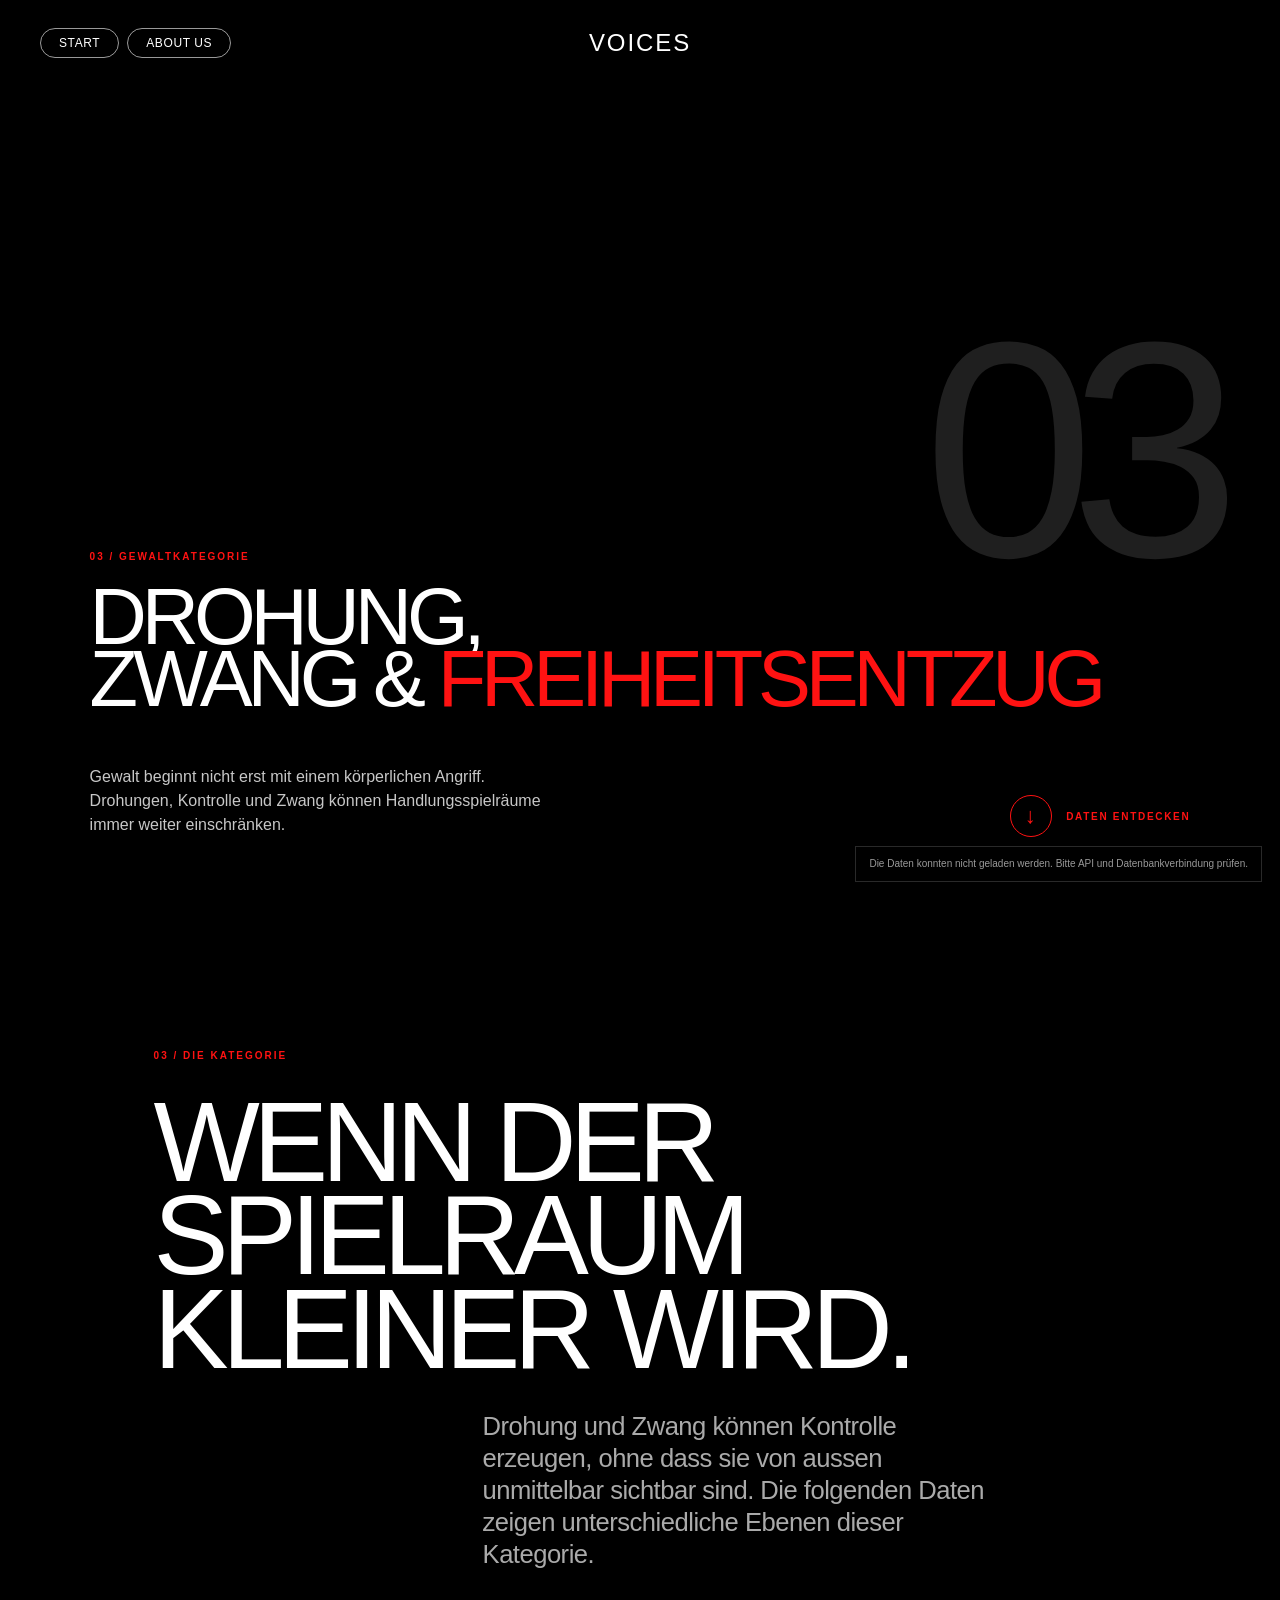
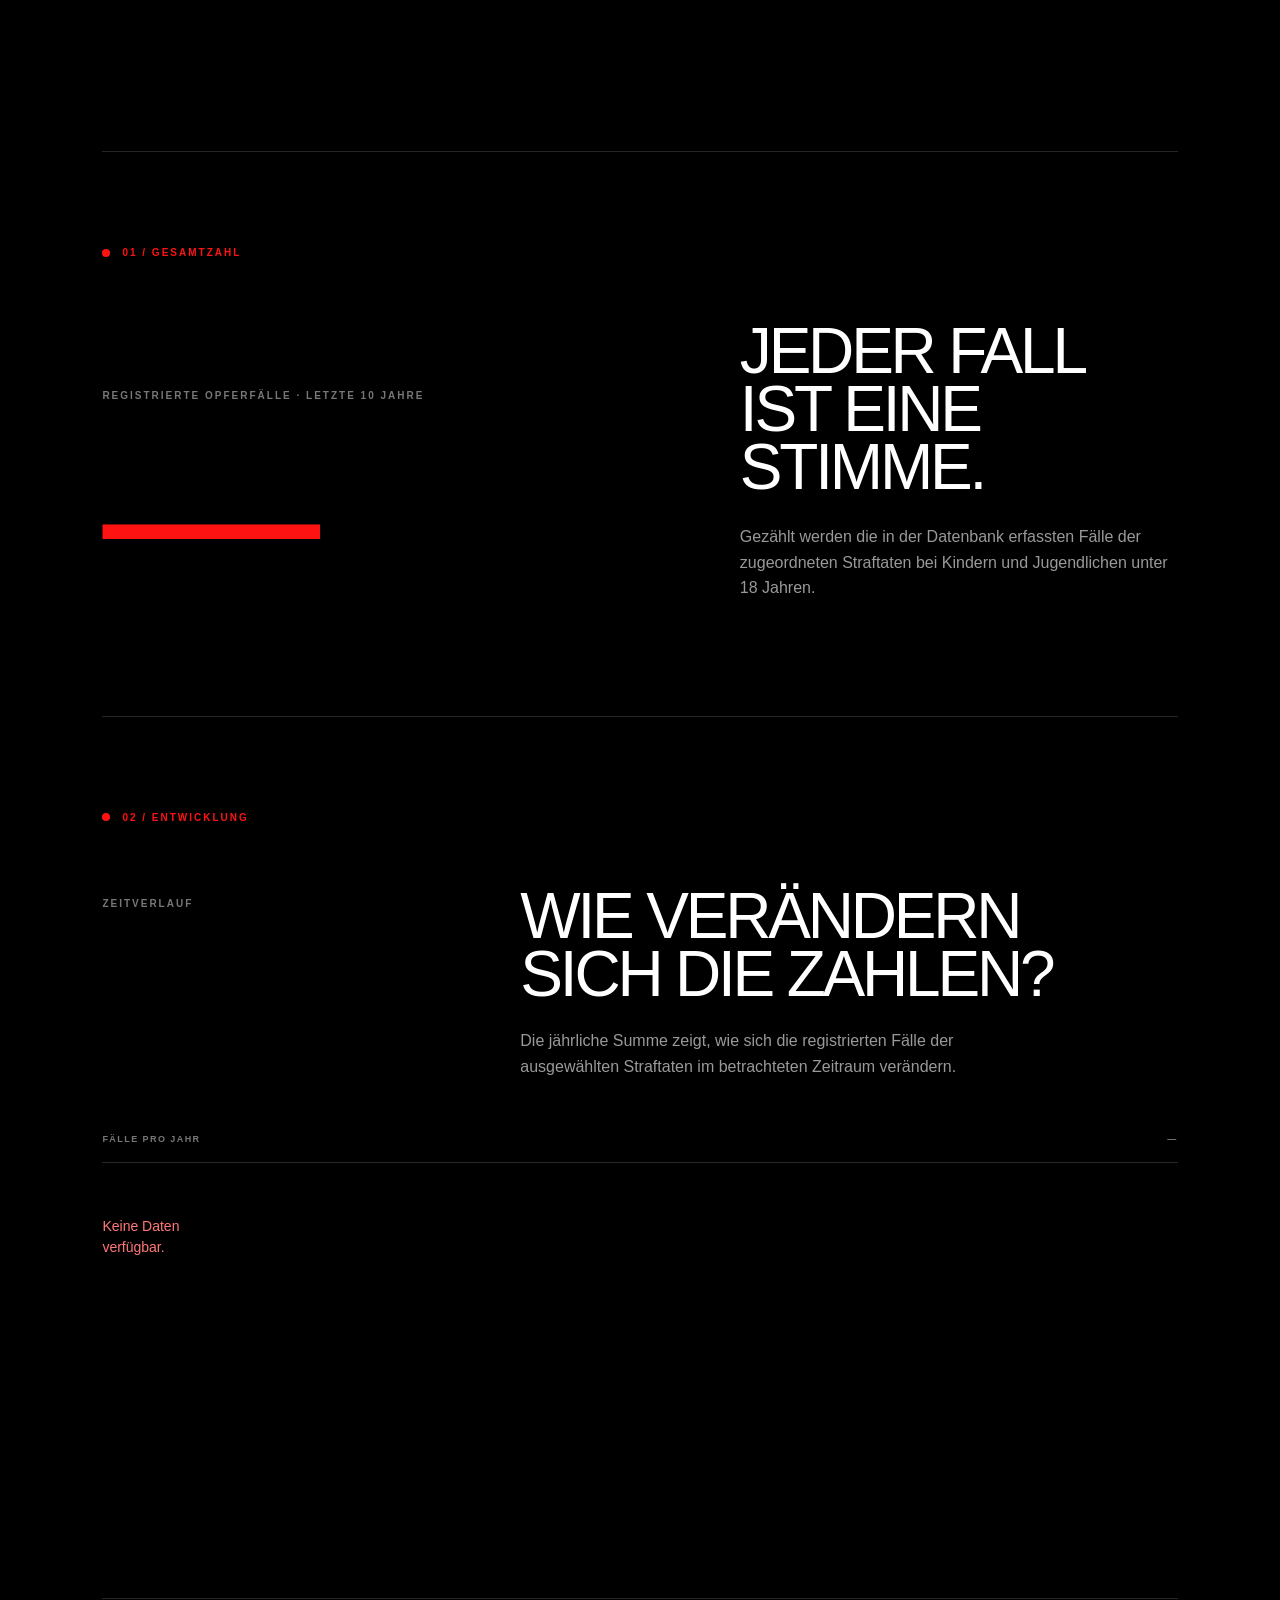
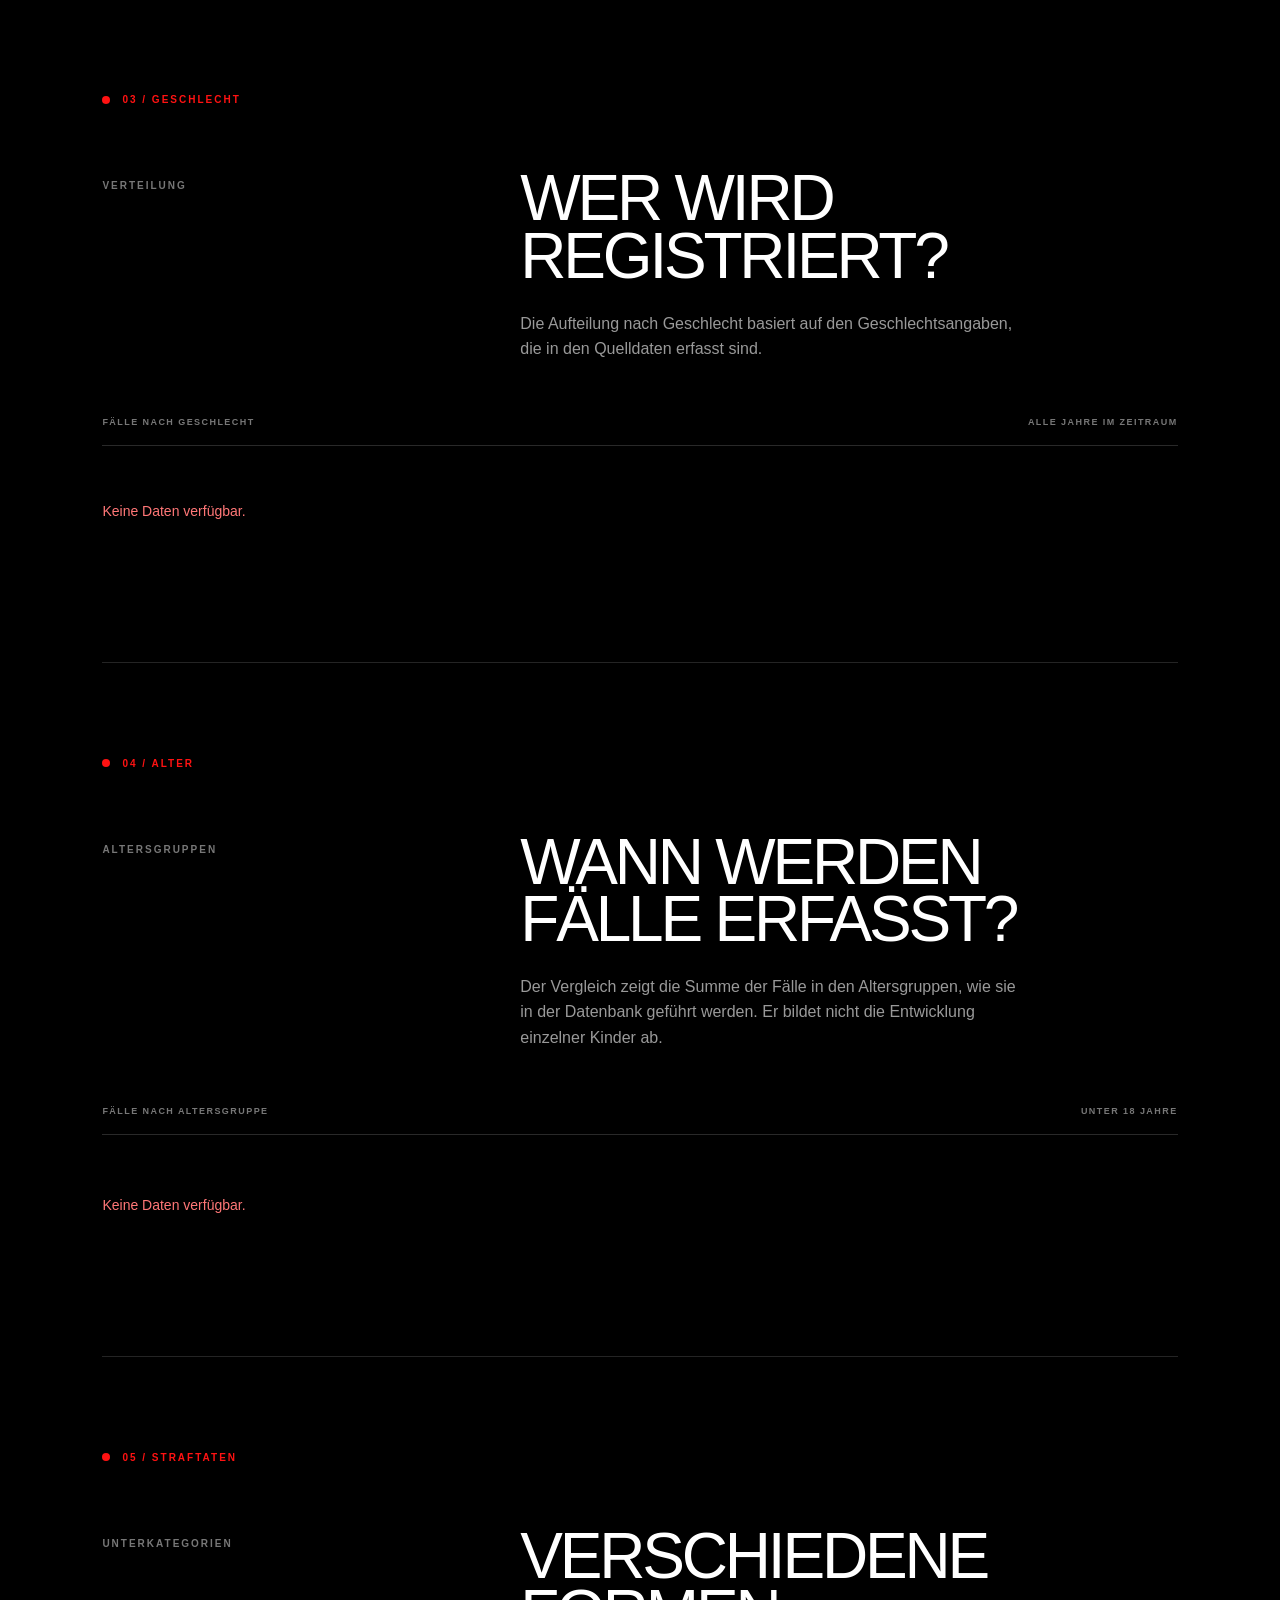
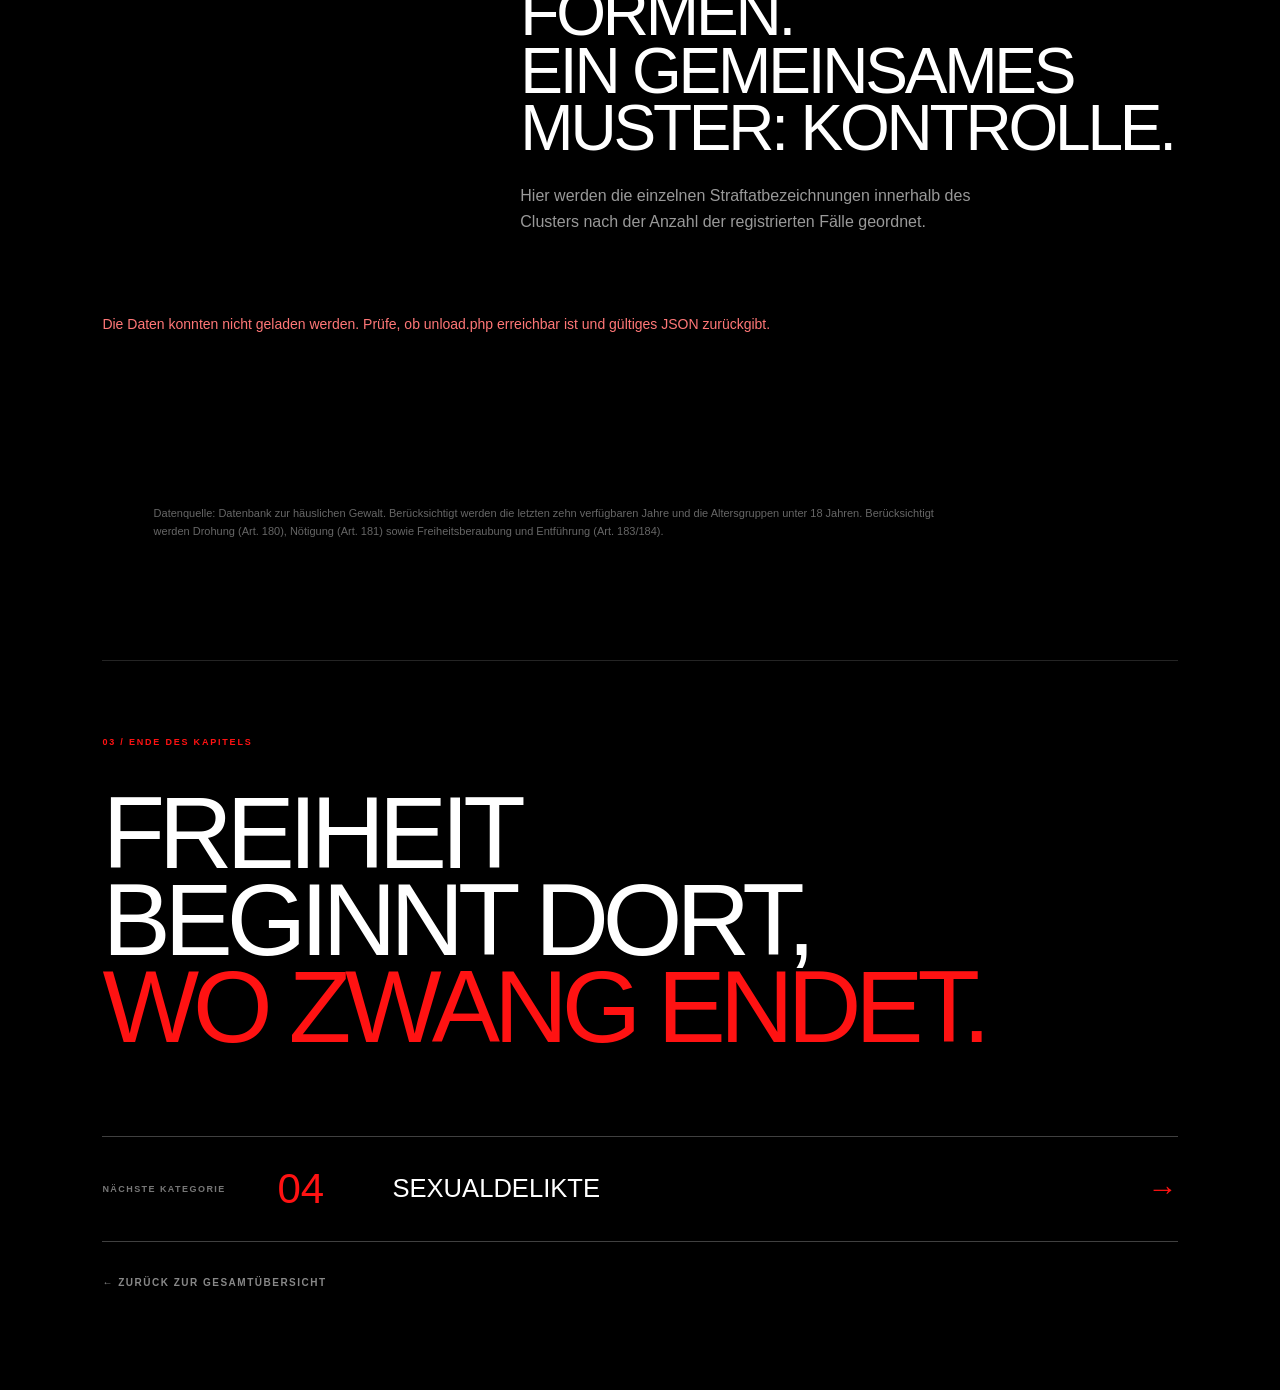
<file: IM3_php_project/drohung-zwang.html>
<!DOCTYPE html>
<html lang="de">
<head>
    <meta charset="UTF-8">
    <meta name="viewport" content="width=device-width, initial-scale=1.0">
    <meta name="theme-color" content="#000000">

    <title>Drohung, Zwang &amp; Freiheitsentzug — VOICES</title>

    <style>
        :root {
            --red: #ff1212;
            --white: #fff;
            --grey: #999;
            --muted: #666;
            --black: #000;
            --line: rgba(255,255,255,.16);
        }

        * {
            box-sizing: border-box;
            margin: 0;
            padding: 0;
        }

        html {
            scroll-behavior: smooth;
        }

        body {
            background: var(--black);
            color: var(--white);
            font-family: Arial, Helvetica, sans-serif;
            overflow-x: hidden;
        }

        a {
            color: inherit;
            text-decoration: none;
        }

        button,
        input {
            font: inherit;
        }

        /* HEADER */

        .site-header {
            position: fixed;
            z-index: 100;
            top: 28px;
            left: 40px;
            right: 40px;
            display: flex;
            align-items: center;
            justify-content: space-between;
            pointer-events: none;
        }

        .site-header a {
            pointer-events: auto;
        }

        .main-nav {
            display: flex;
            gap: 8px;
        }

        .nav-pill {
            padding: 7px 18px;
            border: 1px solid rgba(255,255,255,.6);
            border-radius: 100px;
            font-size: 12px;
            font-weight: 500;
            letter-spacing: .05em;
            transition: background .25s ease, color .25s ease;
        }

        .nav-pill:hover {
            background: #fff;
            color: #000;
        }

        .site-logo {
            position: absolute;
            left: 50%;
            transform: translateX(-50%);
            font-size: 24px;
            font-weight: 400;
            letter-spacing: .08em;
        }

        /* HERO */

        .category-hero {
            position: relative;
            width: 100%;
            min-height: 720px;
            height: 100svh;
            overflow: hidden;
            background: #000;
        }

        .category-hero-video {
            position: absolute;
            inset: 0;
            width: 100%;
            height: 100%;
            object-fit: cover;
            z-index: 0;
        }

        .hero-shade {
            position: absolute;
            inset: 0;
            z-index: 1;
            background: linear-gradient(
                    90deg,
                    rgba(0,0,0,.62),
                    rgba(0,0,0,.1) 68%,
                    rgba(0,0,0,.28)
            );
        }

        .category-nav {
            position: absolute;
            z-index: 10;
            top: 76px;
            left: 40px;
            display: flex;
            flex-direction: column;
            align-items: flex-start;
            gap: 4px;
        }

        .category-link {
            display: flex;
            align-items: center;
            gap: 13px;
            min-height: 35px;
            padding: 5px 14px 5px 6px;
            border-radius: 100px;
            color: rgba(255,255,255,.58);
            transition:
                    color .3s ease,
                    background .3s ease,
                    transform .35s ease;
        }

        .category-link:hover,
        .category-link.active {
            color: #fff;
            background: rgba(0,0,0,.32);
        }

        .category-link:hover {
            transform: translateX(5px);
        }

        .category-number {
            width: 27px;
            height: 27px;
            flex: 0 0 27px;
            display: grid;
            place-items: center;
            border: 1px solid rgba(255,255,255,.35);
            border-radius: 50%;
            font-size: 8px;
            font-weight: 700;
        }

        .category-link.active .category-number,
        .category-link:hover .category-number {
            color: #000;
            background: var(--red);
            border-color: var(--red);
        }

        .category-title {
            font-size: 9px;
            font-weight: 600;
            line-height: 1.25;
            letter-spacing: .12em;
        }

        .hero-content {
            position: absolute;
            z-index: 5;
            left: 7vw;
            right: 7vw;
            bottom: 7vh;
        }

        .eyebrow,
        .chapter-small,
        .stat-label,
        .section-marker {
            display: block;
            color: var(--red);
            font-size: 10px;
            font-weight: 700;
            letter-spacing: .2em;
        }

        .eyebrow {
            margin-bottom: 24px;
        }

        .hero-content h1 {
            max-width: 1200px;
            font-size: clamp(72px, 9.4vw, 155px);
            font-weight: 500;
            line-height: .78;
            letter-spacing: -.065em;
        }

        .hero-content h1 span {
            color: var(--red);
        }

        .hero-bottom {
            display: flex;
            justify-content: space-between;
            align-items: flex-end;
            gap: 60px;
            margin-top: 55px;
        }

        .hero-bottom p {
            width: min(460px, 42vw);
            color: rgba(255,255,255,.78);
            font-size: 16px;
            line-height: 1.5;
        }

        .scroll-link {
            display: flex;
            align-items: center;
            gap: 14px;
            color: var(--red);
            font-size: 10px;
            font-weight: 700;
            letter-spacing: .17em;
            white-space: nowrap;
        }

        .scroll-icon {
            display: grid;
            place-items: center;
            width: 42px;
            height: 42px;
            border: 1px solid var(--red);
            border-radius: 50%;
            font-size: 22px;
            transition:
                    color .25s ease,
                    background .25s ease,
                    transform .25s ease;
        }

        .scroll-link:hover .scroll-icon {
            background: var(--red);
            color: #000;
            transform: translateY(4px);
        }

        .hero-index {
            position: absolute;
            z-index: 3;
            right: 5vw;
            top: 50%;
            transform: translateY(-50%);
            color: rgba(255,255,255,.12);
            font-size: clamp(130px, 24vw, 360px);
            line-height: .8;
            letter-spacing: -.08em;
            pointer-events: none;
        }

        /* INHALTE */

        .category-story {
            position: relative;
            padding: 150px 8vw 100px;
            background: #000;
        }

        .chapter-intro {
            position: relative;
            z-index: 1;
            width: min(1000px, 90%);
            margin: 0 0 180px 4vw;
        }

        .chapter-intro h2 {
            margin: 35px 0;
            font-size: clamp(65px, 8.8vw, 140px);
            font-weight: 500;
            line-height: .83;
            letter-spacing: -.06em;
        }

        .chapter-intro p {
            width: min(520px, 90%);
            margin-left: 34%;
            color: #aaa;
            font-size: clamp(20px, 2vw, 30px);
            line-height: 1.25;
            letter-spacing: -.02em;
        }

        .data-section {
            position: relative;
            z-index: 1;
            max-width: 1200px;
            margin: 0 auto;
            padding: 95px 0 115px;
            border-top: 1px solid rgba(255,255,255,.14);
        }

        .section-marker {
            display: flex;
            align-items: center;
            gap: 12px;
            margin-bottom: 65px;
        }

        .section-marker > span {
            display: inline-block;
            width: 8px;
            height: 8px;
            border-radius: 50%;
            background: var(--red);
        }

        .total-layout {
            display: grid;
            grid-template-columns: 1.1fr .9fr;
            align-items: end;
            gap: 8vw;
        }

        .stat-label {
            color: #777;
            line-height: 1.5;
        }

        .big-number {
            display: block;
            margin-top: 20px;
            color: var(--red);
            font-size: clamp(100px, 17vw, 260px);
            font-weight: 500;
            line-height: .82;
            letter-spacing: -.08em;
            overflow-wrap: anywhere;
        }

        .total-copy h3,
        .section-heading h3 {
            font-size: clamp(42px, 5vw, 78px);
            font-weight: 500;
            line-height: .9;
            letter-spacing: -.05em;
        }

        .total-copy p,
        .section-heading p {
            max-width: 500px;
            margin-top: 28px;
            color: #999;
            font-size: 16px;
            line-height: 1.6;
        }

        .section-heading {
            display: grid;
            grid-template-columns: .7fr 1.3fr;
            column-gap: 5vw;
            align-items: start;
            margin-bottom: 55px;
        }

        .section-heading .stat-label {
            padding-top: 8px;
        }

        .section-heading p {
            grid-column: 2;
            margin-top: 25px;
        }

        .chart-panel {
            margin-top: 35px;
        }

        .chart-panel-heading {
            display: flex;
            justify-content: space-between;
            gap: 20px;
            padding-bottom: 18px;
            border-bottom: 1px solid var(--line);
            color: #777;
            font-size: 9px;
            font-weight: 700;
            letter-spacing: .16em;
        }

        /* JAHRESSÄULEN */

        .year-chart {
            min-height: 320px;
            display: grid;
            grid-template-columns: repeat(10, minmax(0, 1fr));
            align-items: stretch;
            gap: clamp(8px, 1.5vw, 22px);
            padding-top: 28px;
        }

        .year-bar-item {
            min-width: 0;
            display: grid;
            grid-template-rows: 24px 1fr 24px;
            justify-items: center;
            gap: 12px;
        }

        .year-bar-value {
            color: #888;
            font-size: 10px;
            text-align: center;
        }

        .year-bar-track {
            width: 100%;
            height: 100%;
            min-height: 220px;
            display: flex;
            align-items: flex-end;
            background: linear-gradient(
                    to top,
                    rgba(255,255,255,.035),
                    transparent
            );
            border-bottom: 1px solid rgba(255,255,255,.2);
        }

        .year-bar-fill {
            display: block;
            width: 100%;
            min-height: 2px;
            background: var(--red);
            transition: height .8s cubic-bezier(.22,1,.36,1);
        }

        .year-bar-label {
            color: #777;
            font-size: 10px;
        }

        /* HORIZONTALE BALKEN */

        .horizontal-chart {
            display: grid;
            gap: 30px;
            padding-top: 30px;
        }

        .bar-row {
            min-width: 0;
        }

        .bar-row-top {
            display: flex;
            justify-content: space-between;
            align-items: baseline;
            gap: 20px;
            margin-bottom: 12px;
        }

        .bar-label {
            color: #eee;
            font-size: 14px;
        }

        .bar-value {
            color: #fff;
            font-size: 20px;
            font-weight: 500;
        }

        .bar-track {
            height: 5px;
            overflow: hidden;
            background: #1b1b1b;
        }

        .bar-fill {
            display: block;
            width: 0;
            height: 100%;
            background: rgba(255,255,255,.65);
            animation: grow-bar 1s ease forwards;
        }

        .bar-fill.red {
            background: var(--red);
        }

        @keyframes grow-bar {
            from { width: 0; }
        }

        /* STRAFTATEN */

        .offence-list {
            margin-top: 30px;
        }

        .offence-row {
            display: grid;
            grid-template-columns: 50px minmax(0, 1fr) 120px;
            align-items: center;
            gap: 20px;
            min-height: 82px;
            border-top: 1px solid var(--line);
            transition: padding .25s ease;
        }

        .offence-row:last-child {
            border-bottom: 1px solid var(--line);
        }

        .offence-row:hover {
            padding-left: 12px;
        }

        .offence-rank {
            color: var(--red);
            font-size: 10px;
            letter-spacing: .12em;
        }

        .offence-name {
            color: #eee;
            font-size: 15px;
            line-height: 1.4;
        }

        .offence-value {
            color: #fff;
            font-size: 24px;
            font-weight: 500;
            text-align: right;
        }

        .data-note {
            max-width: 800px;
            margin: 30px 0 120px 4vw;
            color: #666;
            font-size: 11px;
            line-height: 1.6;
        }

        /* ABSCHLUSS */

        .category-outro {
            position: relative;
            padding: 70px 0 0;
            border-top: 1px solid rgba(255,255,255,.14);
        }

        .category-outro > span {
            color: var(--red);
            font-size: 9px;
            font-weight: 700;
            letter-spacing: .2em;
        }

        .category-outro h2 {
            margin: 40px 0 85px;
            font-size: clamp(55px, 8vw, 120px);
            font-weight: 500;
            line-height: .85;
            letter-spacing: -.06em;
        }

        .category-outro h2 em {
            color: var(--red);
            font-style: normal;
        }

        .next-category {
            display: grid;
            grid-template-columns: 150px 90px minmax(0, 1fr) 50px;
            align-items: center;
            gap: 25px;
            padding: 28px 0;
            border-top: 1px solid rgba(255,255,255,.25);
            border-bottom: 1px solid rgba(255,255,255,.25);
            transition: padding .3s ease;
        }

        .next-category:hover {
            padding-left: 15px;
            padding-right: 15px;
        }

        .next-category > span {
            color: #777;
            font-size: 9px;
            font-weight: 700;
            letter-spacing: .16em;
        }

        .next-category strong {
            color: var(--red);
            font-size: 42px;
            font-weight: 500;
        }

        .next-category p {
            font-size: clamp(17px, 2vw, 28px);
            line-height: 1.1;
        }

        .next-category b {
            color: var(--red);
            font-size: 30px;
            font-weight: 300;
            text-align: right;
        }

        .back-link {
            display: inline-block;
            margin-top: 35px;
            color: #888;
            font-size: 10px;
            font-weight: 700;
            letter-spacing: .15em;
        }

        .back-link:hover {
            color: #fff;
        }

        /* STATUS UND EINBLENDUNG */

        .data-status {
            position: fixed;
            z-index: 120;
            right: 18px;
            bottom: 18px;
            max-width: calc(100vw - 36px);
            padding: 10px 13px;
            border: 1px solid rgba(255,255,255,.16);
            background: rgba(0,0,0,.88);
            color: #999;
            font-size: 10px;
            line-height: 1.4;
            transition: opacity .5s ease;
        }

        .data-status.loaded {
            opacity: .45;
        }

        .empty-message,
        .loading-message,
        .error-message {
            padding: 25px 0;
            color: #888;
            font-size: 14px;
            line-height: 1.5;
        }

        .error-message {
            color: #ff7777;
        }

        .reveal {
            opacity: 0;
            transform: translateY(35px);
            filter: blur(4px);
            transition:
                    opacity .9s ease,
                    transform 1s cubic-bezier(.22,1,.36,1),
                    filter .9s ease;
        }

        .reveal.is-visible {
            opacity: 1;
            transform: translateY(0);
            filter: blur(0);
        }

        @media (max-width: 800px) {
            .site-header { top: 18px; left: 18px; right: 18px; }
            .nav-pill { padding: 6px 10px; font-size: 9px; }
            .site-logo { font-size: 17px; }

            .category-hero { min-height: 760px; height: 100svh; }
            .category-nav { top: 70px; left: 15px; gap: 1px; }
            .category-link { gap: 8px; min-height: 30px; padding: 3px 8px 3px 4px; }
            .category-number { width: 23px; height: 23px; flex-basis: 23px; font-size: 7px; }
            .category-title { font-size: 7px; letter-spacing: .07em; }

            .hero-content { left: 6vw; right: 6vw; bottom: 6vh; }
            .eyebrow { font-size: 8px; margin-bottom: 20px; }
            .hero-content h1 { font-size: clamp(48px, 14vw, 90px); }
            .hero-bottom { display: block; margin-top: 35px; }
            .hero-bottom p { width: min(420px, 100%); font-size: 14px; }
            .scroll-link { margin-top: 28px; font-size: 9px; }
            .hero-index { top: 48%; right: 3vw; font-size: 42vw; }

            .category-story { padding: 100px 6vw 60px; }
            .chapter-intro { width: 100%; margin: 0 0 100px; }
            .chapter-intro h2 { font-size: clamp(55px, 13vw, 90px); }
            .chapter-intro p { width: 94%; margin: 30px 0 0 6%; font-size: 19px; }

            .data-section { padding: 65px 0 75px; }
            .section-marker { margin-bottom: 40px; font-size: 9px; }
            .total-layout { grid-template-columns: 1fr; gap: 45px; }
            .big-number { font-size: clamp(95px, 27vw, 180px); }
            .total-copy h3,
            .section-heading h3 { font-size: clamp(42px, 10vw, 65px); }
            .section-heading { display: block; margin-bottom: 35px; }
            .section-heading .stat-label { margin-bottom: 25px; }
            .section-heading p { margin-top: 20px; font-size: 14px; }

            .chart-panel-heading { font-size: 7px; letter-spacing: .1em; }
            .year-chart { min-height: 240px; gap: 5px; padding-top: 20px; }
            .year-bar-item { grid-template-rows: 22px 1fr 20px; gap: 8px; }
            .year-bar-value { font-size: 8px; writing-mode: vertical-rl; transform: rotate(180deg); }
            .year-bar-track { min-height: 165px; }
            .year-bar-label { font-size: 8px; transform: rotate(-45deg); transform-origin: center; }

            .horizontal-chart { gap: 25px; }
            .bar-label { font-size: 12px; }
            .bar-value { font-size: 17px; }

            .offence-row { grid-template-columns: 28px minmax(0,1fr) 68px; gap: 10px; min-height: 72px; }
            .offence-name { font-size: 12px; }
            .offence-value { font-size: 18px; }

            .data-note { margin: 10px 0 80px; }
            .category-outro h2 { font-size: clamp(45px, 11vw, 75px); margin-bottom: 55px; }
            .next-category { grid-template-columns: 1fr 45px 2fr 20px; gap: 10px; padding: 22px 0; }
            .next-category > span { font-size: 7px; line-height: 1.4; }
            .next-category strong { font-size: 28px; }
            .next-category p { font-size: 12px; }
            .next-category b { font-size: 20px; }
            .back-link { line-height: 1.5; }
            .data-status { right: 10px; bottom: 10px; font-size: 9px; }
        }

        @media (prefers-reduced-motion: reduce) {
            html {
                scroll-behavior: auto;
            }

            *,
            *::before,
            *::after {
                animation-duration: .01ms !important;
                transition-duration: .01ms !important;
            }

            .reveal {
                opacity: 1;
                transform: none;
                filter: none;
            }
        }

        /* AUFKLAPPBARE GESETZESTEXTE */

        .offence-item {
            border-top: 1px solid var(--line);
        }

        .offence-item:last-child {
            border-bottom: 1px solid var(--line);
        }

        .offence-item .offence-row {
            width: 100%;
            min-height: 82px;
            display: grid;
            grid-template-columns: 50px minmax(0, 1fr) 120px 24px;
            align-items: center;
            gap: 20px;
            padding: 0;
            border: 0;
            background: transparent;
            color: inherit;
            text-align: left;
            cursor: pointer;
            transition: padding .25s ease;
        }

        .offence-item .offence-row:hover {
            padding-left: 12px;
        }

        .offence-item .offence-row:focus-visible {
            outline: 1px solid var(--red);
            outline-offset: -2px;
        }

        .offence-item .offence-row[aria-expanded="true"] .offence-toggle-icon {
            transform: rotate(45deg);
            color: var(--red);
        }

        .offence-item .offence-row.no-article {
            cursor: default;
        }

        .offence-item .offence-row.no-article:hover {
            padding-left: 0;
        }

        .offence-toggle-icon {
            color: #888;
            font-size: 25px;
            font-weight: 300;
            text-align: center;
            transition: transform .25s ease, color .25s ease;
        }

        .offence-detail {
            padding: 0 8% 32px 70px;
            color: #aaa;
            animation: article-reveal .3s ease both;
        }

        .offence-detail[hidden] {
            display: none;
        }

        .offence-article-heading {
            display: flex;
            flex-wrap: wrap;
            align-items: baseline;
            gap: 14px;
            margin-bottom: 18px;
            color: #fff;
        }

        .offence-article-heading h4 {
            font-size: 18px;
            font-weight: 500;
        }

        .offence-article-heading span {
            color: var(--red);
            font-size: 11px;
            font-weight: 700;
            letter-spacing: .08em;
        }

        .offence-detail p {
            max-width: 900px;
            margin: 0 0 14px;
            color: #aaa;
            font-size: 14px;
            line-height: 1.7;
        }

        .offence-detail p:last-child {
            margin-bottom: 0;
        }

        @keyframes article-reveal {
            from {
                opacity: 0;
                transform: translateY(-5px);
            }

            to {
                opacity: 1;
                transform: translateY(0);
            }
        }

        @media (max-width: 800px) {
            .offence-item .offence-row {
                grid-template-columns: 28px minmax(0, 1fr) 68px 18px;
                gap: 10px;
                min-height: 72px;
            }

            .offence-item .offence-row:hover { padding-left: 5px; }
            .offence-toggle-icon { font-size: 21px; }
            .offence-detail { padding: 0 4px 26px 38px; }
            .offence-article-heading h4 { font-size: 15px; }
            .offence-detail p { font-size: 12px; line-height: 1.65; }
        }

        /* INFOFELD DER SÄULEN */

        .year-bar-item {
            position: relative;
            cursor: help;
            outline: none;
        }

        .year-bar-item:hover .year-chart-tooltip,
        .year-bar-item:focus-visible .year-chart-tooltip {
            opacity: 1;
            visibility: visible;
            transform: translate(-50%, 0);
        }

        .year-chart-tooltip {
            position: absolute;
            z-index: 30;
            left: 50%;
            bottom: calc(100% - 30px);
            width: max-content;
            min-width: 220px;
            max-width: min(330px, 80vw);
            padding: 15px 16px;
            background: #151515;
            border: 1px solid rgba(255,255,255,.2);
            box-shadow: 0 12px 35px rgba(0,0,0,.55);
            color: #eee;
            text-align: left;
            opacity: 0;
            visibility: hidden;
            transform: translate(-50%, 8px);
            transition:
                    opacity .18s ease,
                    transform .18s ease,
                    visibility .18s ease;
            pointer-events: none;
        }

        .year-chart-tooltip-title {
            display: block;
            margin-bottom: 10px;
            color: var(--red);
            font-size: 12px;
            letter-spacing: .08em;
        }

        .year-chart-tooltip-row {
            display: grid;
            grid-template-columns: minmax(0, 1fr) auto;
            gap: 18px;
            padding: 7px 0;
            border-top: 1px solid rgba(255,255,255,.1);
            align-items: start;
        }

        .year-chart-tooltip-name {
            color: #ccc;
            font-size: 11px;
            line-height: 1.35;
            white-space: normal;
        }

        .year-chart-tooltip-value {
            color: #fff;
            font-size: 12px;
            font-weight: 600;
            white-space: nowrap;
        }

        .year-chart-tooltip-empty {
            color: #999;
            font-size: 11px;
            line-height: 1.4;
        }

        @media (max-width: 800px) {
            .year-chart-tooltip {
                min-width: 190px;
                max-width: min(260px, 76vw);
                padding: 12px;
            }

            .year-chart-tooltip-name {
                font-size: 10px;
            }
        }

        /* KREISDIAGRAMME */

        .pie-chart-layout {
            display: grid;
            grid-template-columns:
                minmax(170px, 240px)
                minmax(220px, 1fr)
                110px;
            align-items: center;
            column-gap: clamp(25px, 5vw, 70px);
            row-gap: 28px;
            padding-top: 35px;
        }

        .pie-chart {
            width: min(100%, 240px);
            aspect-ratio: 1;
            border-radius: 50%;
            border: 1px solid rgba(255,255,255,.14);
            box-shadow: 0 0 0 8px rgba(255,255,255,.015);
        }

        .pie-chart-legend {
            display: grid;
            gap: 0;
            min-width: 0;
        }

        .pie-legend-row {
            display: flex;
            align-items: center;
            justify-content: space-between;
            gap: 20px;
            padding: 15px 0;
            border-bottom: 1px solid var(--line);
        }

        .pie-legend-row:first-child {
            border-top: 1px solid var(--line);
        }

        .pie-legend-left {
            display: flex;
            align-items: flex-start;
            gap: 12px;
            min-width: 0;
        }

        .pie-legend-swatch {
            width: 10px;
            height: 10px;
            flex: 0 0 10px;
            margin-top: 4px;
            border-radius: 50%;
        }

        .pie-legend-label {
            color: #ddd;
            font-size: 14px;
            line-height: 1.4;
        }

        .pie-legend-right {
            display: flex;
            flex-direction: column;
            align-items: flex-end;
            gap: 4px;
            flex: 0 0 auto;
        }

        .pie-legend-value {
            color: #fff;
            font-size: 18px;
            font-weight: 500;
            white-space: nowrap;
        }

        .pie-legend-percentage {
            color: #888;
            font-size: 11px;
            white-space: nowrap;
        }

        .pie-chart-total {
            display: flex;
            flex-direction: column;
            align-items: flex-end;
            gap: 8px;
            padding-left: 15px;
        }

        .pie-chart-total span {
            color: #777;
            font-size: 9px;
            font-weight: 700;
            letter-spacing: .16em;
        }

        .pie-chart-total strong {
            color: var(--red);
            font-size: clamp(28px, 3vw, 44px);
            font-weight: 500;
            letter-spacing: -.04em;
        }

        @media (max-width: 800px) {
            .pie-chart-layout {
                grid-template-columns:
                    minmax(120px, 160px)
                    minmax(0, 1fr);
                column-gap: 22px;
                row-gap: 25px;
                padding-top: 25px;
            }

            .pie-chart { width: 100%; }
            .pie-legend-row { gap: 10px; padding: 12px 0; }
            .pie-legend-left { gap: 8px; }
            .pie-legend-label { font-size: 11px; }
            .pie-legend-value { font-size: 14px; }
            .pie-legend-percentage { font-size: 10px; }

            .pie-chart-total {
                grid-column: 1 / -1;
                align-items: flex-start;
                padding: 0;
            }

            .pie-chart-total strong {
                font-size: 32px;
            }
        }

        @media (max-width: 480px) {
            .pie-chart-layout {
                grid-template-columns: 1fr;
                justify-items: center;
            }

            .pie-chart { width: min(65vw, 210px); }
            .pie-chart-legend { width: 100%; }
            .pie-chart-total { justify-self: stretch; }
        }

        #gender-chart,
        #gender-chart canvas,
        #gender-chart svg,
        #gender-chart .pie-chart,
        #gender-chart .pie-slice {
            box-shadow: none !important;
            outline: none !important;
        }

        #gender-chart svg path {
            stroke: none !important;
            stroke-width: 0 !important;
        }

        #gender-chart canvas {
            border: none !important;
            background: transparent !important;
        }

        .category-page .category-nav {
            display: none !important;
        }

        /* HOVER UND RESPONSIVE DARSTELLUNG */

        .category-page img,
        .category-page video,
        .category-page svg {
            max-width: 100%;
        }

        .category-page .chapter-intro,
        .category-page .total-layout > *,
        .category-page .section-heading > *,
        .category-page .chart-panel,
        .category-page .pie-chart-layout > * {
            min-width: 0;
        }

        .category-page .reveal.is-visible {
            transform: none;
            filter: none;
        }

        #year-chart .year-bar-fill {
            transform: scale(1);
            transform-origin: center bottom;
            opacity: 1;
            pointer-events: none;
            transition:
                    height .8s cubic-bezier(.22, 1, .36, 1),
                    transform 220ms ease,
                    opacity 220ms ease;
        }

        #year-chart .year-bar-item.is-dimmed .year-bar-fill {
            opacity: .25;
        }

        #year-chart .year-bar-item.is-active {
            z-index: 5;
        }

        #year-chart .year-bar-item.is-active .year-bar-fill {
            opacity: 1;
            transform: scale(1.2, 1.04);
        }

        #year-chart .year-bar-item.is-active .year-bar-value {
            color: #fff;
        }

        #year-chart .year-bar-item:focus-visible .year-bar-fill {
            outline: 2px solid #fff;
            outline-offset: 3px;
        }

        #category-year-tooltip {
            position: fixed;
            inset: auto;
            z-index: 10000;
            width: min(360px, calc(100vw - 24px));
            min-width: 0;
            max-width: calc(100vw - 24px);
            max-height: calc(100dvh - 24px);
            overflow-y: auto;
            overscroll-behavior: contain;
            padding: 16px;
            opacity: 0;
            visibility: hidden;
            transform: none;
            pointer-events: auto;
            transition: opacity 160ms ease, visibility 160ms ease;
        }

        #category-year-tooltip.is-visible {
            opacity: 1;
            visibility: visible;
        }

        .category-tooltip-heading {
            display: flex;
            align-items: center;
            justify-content: space-between;
            gap: 12px;
            margin-bottom: 8px;
        }

        #category-year-tooltip .year-chart-tooltip-title {
            min-width: 0;
            margin: 0;
            font-size: 14px;
            line-height: 1.4;
        }

        .category-tooltip-close {
            flex: 0 0 44px;
            width: 44px;
            height: 44px;
            border: 1px solid #555;
            background: transparent;
            color: #fff;
            font: inherit;
            font-size: 24px;
            cursor: pointer;
        }

        .category-tooltip-close:focus-visible {
            outline: 2px solid #fff;
            outline-offset: 3px;
        }

        #category-year-tooltip .year-chart-tooltip-row {
            grid-template-columns: minmax(0, 1fr) auto;
            gap: 16px;
        }

        #category-year-tooltip .year-chart-tooltip-name {
            font-size: 13px;
            line-height: 1.5;
            overflow-wrap: anywhere;
        }

        #category-year-tooltip .year-chart-tooltip-value {
            font-size: 14px;
        }

        .category-page .pie-legend-left,
        .category-page .pie-legend-label {
            min-width: 0;
            overflow-wrap: anywhere;
        }

        .threat-page .hero-content h1 {
            font-size: clamp(44px, 6.2vw, 104px);
            overflow-wrap: anywhere;
        }

        @media (max-width: 1024px) {
            .category-page .pie-chart-layout {
                grid-template-columns:
                    minmax(160px, 220px)
                    minmax(0, 1fr);
                column-gap: 32px;
            }

            .category-page .pie-chart-total {
                grid-column: 1 / -1;
                padding: 0;
                align-items: flex-start;
            }

            .category-page .hero-content h1 {
                font-size: clamp(40px, 7.4vw, 88px);
            }
        }

        @media (max-width: 800px) {
            .category-page .site-header {
                top: max(12px, env(safe-area-inset-top));
                left: 16px;
                right: 16px;
                gap: 12px;
            }

            .category-page .main-nav {
                gap: 6px;
                min-width: 0;
            }

            .category-page .nav-pill {
                display: inline-flex;
                align-items: center;
                justify-content: center;
                min-height: 44px;
                padding: 10px 12px;
                font-size: 10px;
                white-space: nowrap;
            }

            .category-page .site-logo {
                position: static;
                flex: 0 0 auto;
                transform: none;
                font-size: 18px;
            }

            .category-page .category-hero {
                display: flex;
                align-items: flex-end;
                min-height: 100svh;
                height: auto;
            }

            .category-page .hero-content {
                position: relative;
                inset: auto;
                width: 100%;
                min-width: 0;
                padding: 140px 20px 48px;
            }

            .category-page .hero-content h1 {
                font-size: clamp(30px, 8.4vw, 64px);
                line-height: .95;
                overflow-wrap: anywhere;
                hyphens: auto;
            }

            .category-page .hero-bottom {
                display: grid;
                gap: 24px;
                margin-top: 28px;
            }

            .category-page .hero-bottom p {
                width: 100%;
                max-width: 44ch;
                font-size: 16px;
                line-height: 1.55;
            }

            .category-page .eyebrow,
            .category-page .chapter-small,
            .category-page .stat-label,
            .category-page .section-marker {
                font-size: 11px;
                line-height: 1.5;
                letter-spacing: .12em;
            }

            .category-page .scroll-link {
                min-height: 44px;
                margin-top: 0;
                font-size: 11px;
                line-height: 1.5;
                white-space: normal;
            }

            .category-page .hero-index {
                top: 35%;
            }

            .category-page .category-story {
                padding: 64px 20px;
            }

            .category-page .chapter-intro {
                width: 100%;
                margin: 0 0 72px;
            }

            .category-page .chapter-intro h2 {
                font-size: clamp(34px, 10vw, 68px);
                line-height: .98;
                overflow-wrap: anywhere;
            }

            .category-page .chapter-intro p {
                width: 100%;
                margin: 24px 0 0;
                font-size: 18px;
                line-height: 1.55;
            }

            .category-page .data-section {
                padding: 48px 0 56px;
            }

            .category-page .section-marker {
                margin-bottom: 28px;
            }

            .category-page .total-layout {
                grid-template-columns: minmax(0, 1fr);
                gap: 32px;
            }

            .category-page .big-number {
                font-size: clamp(64px, 22vw, 140px);
                white-space: nowrap;
                overflow-wrap: normal;
                letter-spacing: -.055em;
            }

            .category-page .total-copy h3,
            .category-page .section-heading h3 {
                font-size: clamp(28px, 8vw, 48px);
                line-height: 1.04;
                overflow-wrap: anywhere;
            }

            .category-page .total-copy p,
            .category-page .section-heading p {
                font-size: 16px;
                line-height: 1.65;
            }

            .category-page .section-heading {
                display: block;
                margin-bottom: 28px;
            }

            .category-page .chart-panel-heading {
                flex-wrap: wrap;
                gap: 8px 16px;
                font-size: 11px;
                line-height: 1.5;
                letter-spacing: .08em;
            }

            .category-page #year-chart {
                grid-template-columns: repeat(10, minmax(48px, 1fr));
                gap: 12px;
                min-height: 300px;
                width: 100%;
                overflow-x: auto;
                overflow-y: hidden;
                overscroll-behavior-x: contain;
                padding: 24px 8px 20px;
                scrollbar-width: thin;
                scrollbar-color: #ff1212 #222;
            }

            .category-page .year-bar-item {
                grid-template-rows: 28px 1fr 28px;
                gap: 10px;
                touch-action: pan-x pan-y;
            }

            .category-page .year-bar-value {
                font-size: 12px;
                line-height: 1.5;
                writing-mode: horizontal-tb;
                transform: none;
                white-space: nowrap;
            }

            .category-page .year-bar-label {
                font-size: 12px;
                line-height: 1.5;
                transform: none;
                white-space: nowrap;
            }

            .category-page .year-bar-track {
                min-height: 190px;
            }

            .category-page .chart-panel:has(.year-chart)::after {
                content: "Seitlich wischen, um alle Jahre zu sehen.";
                display: block;
                margin-top: 12px;
                color: #aaa;
                font-size: 13px;
                line-height: 1.5;
            }

            .category-page .pie-chart-layout {
                grid-template-columns: minmax(0, 1fr);
                justify-items: center;
                gap: 28px;
                padding-top: 28px;
            }

            .category-page .pie-chart {
                width: min(76vw, 280px);
                max-width: 100%;
            }

            .category-page .pie-chart-legend {
                width: 100%;
            }

            .category-page .pie-legend-row {
                gap: 16px;
                padding: 16px 0;
            }

            .category-page .pie-legend-label {
                font-size: 15px;
                line-height: 1.5;
            }

            .category-page .pie-legend-value {
                font-size: 21px;
            }

            .category-page .pie-legend-percentage {
                font-size: 13px;
            }

            .category-page .pie-chart-total {
                justify-self: stretch;
                gap: 8px;
            }

            .category-page .pie-chart-total span {
                font-size: 11px;
            }

            .category-page .offence-item .offence-row {
                grid-template-columns: 24px minmax(0, 1fr) auto 24px;
                gap: 8px;
                min-height: 76px;
                padding: 12px 0;
            }

            .category-page .offence-item .offence-row:hover {
                padding-left: 0;
            }

            .category-page .offence-name {
                font-size: 14px;
                line-height: 1.5;
                overflow-wrap: anywhere;
            }

            .category-page .offence-value {
                font-size: 18px;
                white-space: nowrap;
            }

            .category-page .offence-detail {
                padding: 4px 0 24px;
            }

            .category-page .offence-article-heading h4 {
                font-size: 18px;
                overflow-wrap: anywhere;
            }

            .category-page .offence-detail p {
                font-size: 16px;
                line-height: 1.7;
            }

            .category-page .data-note,
            .category-page .back-link {
                font-size: 13px;
                line-height: 1.65;
            }

            .category-page .back-link {
                min-height: 44px;
                padding: 12px 0;
            }

            .category-page .category-outro h2 {
                font-size: clamp(32px, 9vw, 60px);
                line-height: 1.02;
                overflow-wrap: anywhere;
            }

            .category-page .next-category {
                grid-template-columns: 44px minmax(0, 1fr) 24px;
                gap: 12px;
            }

            .category-page .next-category > span {
                grid-column: 1 / -1;
                font-size: 11px;
            }

            .category-page .next-category p {
                font-size: 14px;
                line-height: 1.4;
                overflow-wrap: anywhere;
            }

            #category-year-tooltip {
                max-height: min(52dvh, 380px);
            }

            .category-page .data-status {
                max-width: calc(100vw - 24px);
                font-size: 11px;
                bottom: max(12px, env(safe-area-inset-bottom));
                pointer-events: none;
            }
        }

        @media (prefers-reduced-motion: reduce) {
            #year-chart .year-bar-fill,
            #category-year-tooltip {
                transition: none;
            }
        }
    </style>
</head>

<body class="category-page threat-page">

<header class="site-header" id="header">
    <nav class="main-nav" aria-label="Hauptnavigation">
        <a class="nav-pill" href="index.html">START</a>
        <a class="nav-pill" href="index.html#about">ABOUT US</a>
    </nav>

    <a
            class="site-logo"
            href="index.html"
            aria-label="VOICES – Startseite"
    >
        VOICES
    </a>
</header>

<main>

    <!-- HERO -->

    <section class="category-hero" id="top">
        <video
                class="category-hero-video"
                autoplay
                muted
                loop
                playsinline
                aria-hidden="true"
        >
            <source
                    src="assets/Videos/Trottinett.mp4"
                    type="video/mp4"
            >
        </video>

        <div class="hero-shade"></div>

        <nav class="category-nav" aria-label="Gewaltkategorien">
            <a class="category-link" href="koerperliche-gewalt.html">
                <span class="category-number">01</span>
                <span class="category-title">
                    KÖRPERLICHE GEWALT<br>&amp; TÖTUNG
                </span>
            </a>

            <a class="category-link" href="verbale-gewalt.html">
                <span class="category-number">02</span>
                <span class="category-title">
                    VERBALE/DIGITALE GEWALT<br>&amp; EHRVERLETZUNG
                </span>
            </a>

            <a
                    class="category-link active"
                    href="drohung-zwang.html"
                    aria-current="page"
            >
                <span class="category-number">03</span>
                <span class="category-title">
                    DROHUNG, ZWANG<br>&amp; FREIHEITSENTZUG
                </span>
            </a>

            <a class="category-link" href="sexualdelikte.html">
                <span class="category-number">04</span>
                <span class="category-title">SEXUALDELIKTE</span>
            </a>

            <a class="category-link" href="uebrige-straftaten.html">
                <span class="category-number">05</span>
                <span class="category-title">ÜBRIGE STRAFTATEN</span>
            </a>
        </nav>

        <div class="hero-content">
            <span class="eyebrow">03 / GEWALTKATEGORIE</span>

            <h1>
                DROHUNG,<br>
                ZWANG &amp; <span>FREIHEITSENTZUG</span>
            </h1>

            <div class="hero-bottom">
                <p>
                    Gewalt beginnt nicht erst mit einem körperlichen
                    Angriff. Drohungen, Kontrolle und Zwang können
                    Handlungsspielräume immer weiter einschränken.
                </p>

                <a class="scroll-link" href="#category-story">
                    <span class="scroll-icon">↓</span>
                    DATEN ENTDECKEN
                </a>
            </div>
        </div>

        <span class="hero-index" aria-hidden="true">03</span>
    </section>

    <!-- INHALTE -->

    <section class="category-story" id="category-story">

        <div class="chapter-intro reveal">
            <span class="chapter-small">03 / DIE KATEGORIE</span>

            <h2>
                WENN DER<br>
                SPIELRAUM<br>
                KLEINER WIRD.
            </h2>

            <p>
                Drohung und Zwang können Kontrolle erzeugen, ohne dass
                sie von aussen unmittelbar sichtbar sind. Die folgenden
                Daten zeigen unterschiedliche Ebenen dieser Kategorie.
            </p>
        </div>

        <!-- ERSTE GRAFIK -->

        <section
                class="data-section reveal"
                aria-labelledby="total-heading"
        >
            <div class="section-marker">
                <span></span>
                01 / GESAMTZAHL
            </div>

            <div class="total-layout">
                <div>
                    <span class="stat-label">
                        REGISTRIERTE OPFERFÄLLE · LETZTE 10 JAHRE
                    </span>

                    <strong class="big-number" id="total-cases">—</strong>
                </div>

                <div class="total-copy">
                    <h3 id="total-heading">
                        JEDER FALL<br>
                        IST EINE STIMME.
                    </h3>

                    <p>
                        Gezählt werden die in der Datenbank erfassten
                        Fälle der zugeordneten Straftaten bei Kindern
                        und Jugendlichen unter 18 Jahren.
                    </p>
                </div>
            </div>
        </section>

        <!-- ZWEITE GRAFIK -->

        <section
                class="data-section reveal"
                aria-labelledby="trend-heading"
        >
            <div class="section-marker">
                <span></span>
                02 / ENTWICKLUNG
            </div>

            <div class="section-heading">
                <span class="stat-label">ZEITVERLAUF</span>

                <h3 id="trend-heading">
                    WIE VERÄNDERN<br>
                    SICH DIE ZAHLEN?
                </h3>

                <p>
                    Die jährliche Summe zeigt, wie sich die
                    registrierten Fälle der ausgewählten Straftaten
                    im betrachteten Zeitraum verändern.
                </p>
            </div>

            <div class="chart-panel">
                <div class="chart-panel-heading">
                    <span>FÄLLE PRO JAHR</span>
                    <span id="period-label">—</span>
                </div>

                <div
                        id="year-chart"
                        class="bar-chart year-chart"
                        role="group"
                        aria-label="Registrierte Fälle pro Jahr"
                ></div>
            </div>
        </section>

        <!-- DRITTE GRAFIK -->

        <section
                class="data-section reveal"
                aria-labelledby="gender-heading"
        >
            <div class="section-marker">
                <span></span>
                03 / GESCHLECHT
            </div>

            <div class="section-heading">
                <span class="stat-label">VERTEILUNG</span>

                <h3 id="gender-heading">
                    WER WIRD<br>
                    REGISTRIERT?
                </h3>

                <p>
                    Die Aufteilung nach Geschlecht basiert auf den
                    Geschlechtsangaben, die in den Quelldaten erfasst sind.
                </p>
            </div>

            <div class="chart-panel">
                <div class="chart-panel-heading">
                    <span>FÄLLE NACH GESCHLECHT</span>
                    <span>ALLE JAHRE IM ZEITRAUM</span>
                </div>

                <div
                        id="gender-chart"
                        class="horizontal-chart"
                        role="img"
                        aria-label="Registrierte Fälle nach Geschlecht"
                ></div>
            </div>
        </section>

        <!-- VIERTE GRAFIK -->

        <section
                class="data-section reveal"
                aria-labelledby="age-heading"
        >
            <div class="section-marker">
                <span></span>
                04 / ALTER
            </div>

            <div class="section-heading">
                <span class="stat-label">ALTERSGRUPPEN</span>

                <h3 id="age-heading">
                    WANN WERDEN<br>
                    FÄLLE ERFASST?
                </h3>

                <p>
                    Der Vergleich zeigt die Summe der Fälle in den
                    Altersgruppen, wie sie in der Datenbank geführt
                    werden. Er bildet nicht die Entwicklung einzelner
                    Kinder ab.
                </p>
            </div>

            <div class="chart-panel">
                <div class="chart-panel-heading">
                    <span>FÄLLE NACH ALTERSGRUPPE</span>
                    <span>UNTER 18 JAHRE</span>
                </div>

                <div
                        id="age-chart"
                        class="horizontal-chart pie-chart-layout"
                        role="img"
                        aria-label="Registrierte Fälle nach Altersgruppe"
                >
                    <div
                            class="pie-chart"
                            style="background: #333"
                            aria-hidden="true"
                    ></div>

                    <div class="pie-chart-legend">
                        <div class="pie-legend-row">
                            <div class="pie-legend-left">
                                <span
                                        class="pie-legend-swatch"
                                        style="background: #ff1212"
                                        aria-hidden="true"
                                ></span>

                                <span class="pie-legend-label">
                                    Unter 10 Jahre
                                </span>
                            </div>

                            <div class="pie-legend-right">
                                <strong class="pie-legend-value">—</strong>
                            </div>
                        </div>

                        <div class="pie-legend-row">
                            <div class="pie-legend-left">
                                <span
                                        class="pie-legend-swatch"
                                        style="background: #f1f1f1"
                                        aria-hidden="true"
                                ></span>

                                <span class="pie-legend-label">
                                    10–14 Jahre
                                </span>
                            </div>

                            <div class="pie-legend-right">
                                <strong class="pie-legend-value">—</strong>
                            </div>
                        </div>

                        <div class="pie-legend-row">
                            <div class="pie-legend-left">
                                <span
                                        class="pie-legend-swatch"
                                        style="background: #777777"
                                        aria-hidden="true"
                                ></span>

                                <span class="pie-legend-label">
                                    15–17 Jahre
                                </span>
                            </div>

                            <div class="pie-legend-right">
                                <strong class="pie-legend-value">—</strong>
                            </div>
                        </div>
                    </div>

                    <div class="pie-chart-total">
                        <span>GESAMT</span>
                        <strong>—</strong>
                    </div>
                </div>
            </div>
        </section>

        <!-- STRAFTATEN -->

        <section
                class="data-section reveal"
                aria-labelledby="offence-heading"
        >
            <div class="section-marker">
                <span></span>
                05 / STRAFTATEN
            </div>

            <div class="section-heading">
                <span class="stat-label">UNTERKATEGORIEN</span>

                <h3 id="offence-heading">
                    VERSCHIEDENE FORMEN.<br>
                    EIN GEMEINSAMES MUSTER:
                    KONTROLLE.
                </h3>

                <p>
                    Hier werden die einzelnen Straftatbezeichnungen
                    innerhalb des Clusters nach der Anzahl der
                    registrierten Fälle geordnet.
                </p>
            </div>

            <div
                    class="offence-list"
                    id="offence-chart"
                    role="list"
                    aria-label="Registrierte Fälle nach Straftat"
            >
                <p class="loading-message">Daten werden geladen …</p>
            </div>
        </section>

        <p class="data-note">
            Datenquelle: Datenbank zur häuslichen Gewalt.
            Berücksichtigt werden die letzten zehn verfügbaren Jahre
            und die Altersgruppen unter 18 Jahren. Berücksichtigt
            werden Drohung (Art. 180), Nötigung (Art. 181) sowie
            Freiheitsberaubung und Entführung (Art. 183/184).
        </p>

        <!-- KAPITELENDE -->

        <div class="category-outro reveal">
            <span>03 / ENDE DES KAPITELS</span>

            <h2>
                FREIHEIT<br>
                BEGINNT DORT,<br>
                <em>WO ZWANG ENDET.</em>
            </h2>

            <a href="sexualdelikte.html" class="next-category">
                <span>NÄCHSTE KATEGORIE</span>
                <strong>04</strong>
                <p>SEXUALDELIKTE</p>
                <b aria-hidden="true">→</b>
            </a>

            <a class="back-link" href="index.html#story">
                ← ZURÜCK ZUR GESAMTÜBERSICHT
            </a>
        </div>
    </section>
</main>

<div
        id="data-status"
        class="data-status"
        role="status"
        aria-live="polite"
>
    Daten werden geladen …
</div>

<script>
    document.addEventListener("DOMContentLoaded", () => {

        /* ALTERSGRUPPEN */

        const ageLabels = {
            kids: "Unter 10 Jahre",
            teens: "10–14 Jahre",
            youngadult: "15–17 Jahre"
        };

        const ageOrder = ["kids", "teens", "youngadult"];

        /* STRAFTATEN DIESER KATEGORIE */

        const offenceMatches = [
            "Drohung (Art. 180)",
            "Nötigung (Art. 181)",
            "Freiheitsberaubung und Entführung (Art. 183/184)"
        ];

        /* HILFSFUNKTIONEN */

        const normalize = value =>
            String(value ?? "")
                .trim()
                .toLowerCase()
                .replace(/\s+/g, " ");

        const number = value => {
            const parsed = Number(
                String(value ?? "0")
                    .replace(/'/g, "")
                    .replace(/,/g, "")
                    .trim()
            );

            return Number.isFinite(parsed) ? parsed : 0;
        };

        const format = value =>
            Math.round(value).toLocaleString("de-CH");

        const isRelevantOffence = name =>
            offenceMatches.some(
                term => normalize(name).includes(normalize(term))
            );

        const normalizeAge = value => {
            const key = normalize(value)
                .replace(/[‐‑‒–—−]/g, "-")
                .replace(/\s*-\s*/g, "-");

            const aliases = {
                "kids": "kids",
                "<10": "kids",
                "unter 10": "kids",
                "unter 10 jahre": "kids",
                "0-9": "kids",
                "0-9 jahre": "kids",

                "teens": "teens",
                "10-14": "teens",
                "10-14 jahre": "teens",

                "youngadult": "youngadult",
                "15-17": "youngadult",
                "15-17 jahre": "youngadult"
            };

            return aliases[key] || key;
        };

        const isUnder18 = row =>
            ageOrder.includes(normalizeAge(row.altersgruppe));

        const sumBy = (rows, keyFn) => {
            const result = new Map();

            rows.forEach(row => {
                const key = keyFn(row);

                result.set(
                    key,
                    (result.get(key) || 0) + number(row.anzahl)
                );
            });

            return result;
        };

        /* HORIZONTALE BALKEN */

        function renderBars(container, entries, options = {}) {
            container.replaceChildren();

            if (!entries.length) {
                container.innerHTML =
                    '<p class="empty-message">Für diese Auswahl liegen keine Daten vor.</p>';
                return;
            }

            const max = Math.max(
                ...entries.map(entry => entry.value),
                1
            );

            entries.forEach((entry, index) => {
                const row = document.createElement("div");
                row.className = "bar-row";

                const top = document.createElement("div");
                top.className = "bar-row-top";

                const label = document.createElement("span");
                label.className = "bar-label";
                label.textContent = entry.label;

                const value = document.createElement("strong");
                value.className = "bar-value";
                value.textContent = format(entry.value);

                top.append(label, value);

                const track = document.createElement("div");
                track.className = "bar-track";

                const fill = document.createElement("span");
                fill.className =
                    "bar-fill" +
                    (options.redFirst && index === 0 ? " red" : "");

                fill.style.width =
                    `${(entry.value / max) * 100}%`;

                track.append(fill);
                row.append(top, track);
                container.append(row);
            });
        }

        /* KREISDIAGRAMME MIT FALLZAHLEN UND PROZENTEN */

        function renderPieChart(container, entries, chartLabel) {
            container.replaceChildren();
            container.classList.add("pie-chart-layout");
            container.setAttribute("role", "img");
            container.setAttribute("aria-label", chartLabel);

            const colors = [
                "#ff1212",
                "#f1f1f1",
                "#777777",
                "#444444",
                "#bcbcbc",
                "#8b0000"
            ];

            const legendEntries = entries.map((entry, index) => ({
                ...entry,
                color: entry.color || colors[index % colors.length]
            }));

            const validEntries = legendEntries.filter(
                entry => entry.value > 0
            );

            const total = validEntries.reduce(
                (sum, entry) => sum + entry.value,
                0
            );

            let currentAngle = 0;
            const stops = [];

            const pie = document.createElement("div");
            pie.className = "pie-chart";

            validEntries.forEach(entry => {
                const start = currentAngle;

                currentAngle += (entry.value / total) * 360;

                stops.push(
                    `${entry.color} ${start}deg ${currentAngle}deg`
                );
            });

            pie.style.background = total > 0
                ? `conic-gradient(${stops.join(", ")})`
                : "#e5e5e5";

            pie.setAttribute("aria-hidden", "true");

            const legend = document.createElement("div");
            legend.className = "pie-chart-legend";

            legendEntries.forEach(entry => {
                const row = document.createElement("div");
                row.className = "pie-legend-row";

                const left = document.createElement("div");
                left.className = "pie-legend-left";

                const swatch = document.createElement("span");
                swatch.className = "pie-legend-swatch";
                swatch.style.backgroundColor = entry.color;
                swatch.setAttribute("aria-hidden", "true");

                const label = document.createElement("span");
                label.className = "pie-legend-label";
                label.textContent = entry.label;

                const right = document.createElement("div");
                right.className = "pie-legend-right";

                const value = document.createElement("strong");
                value.className = "pie-legend-value";
                value.textContent = format(entry.value);

                const percentage = document.createElement("span");
                percentage.className = "pie-legend-percentage";

                const share = total > 0
                    ? entry.value / total * 100
                    : 0;

                percentage.textContent =
                    share.toLocaleString("de-CH", {
                        minimumFractionDigits: 1,
                        maximumFractionDigits: 1
                    }) + "%";

                left.append(swatch, label);
                right.append(value, percentage);
                row.append(left, right);
                legend.append(row);
            });

            const totalLabel = document.createElement("div");
            totalLabel.className = "pie-chart-total";

            totalLabel.innerHTML =
                `<span>GESAMT</span><strong>${format(total)}</strong>`;

            container.append(pie, legend, totalLabel);
        }

        /* ALTERSGRAFIK MIT GENAU DREI GRUPPEN */

        function renderAgeChart(rows) {
            const byAge = sumBy(
                rows,
                row => normalizeAge(row.altersgruppe)
            );

            const entries = ageOrder.map(key => ({
                label: ageLabels[key],
                value: byAge.get(key) || 0
            }));

            renderPieChart(
                document.getElementById("age-chart"),
                entries,
                "Fälle nach Altersgruppe: " +
                entries.map(entry =>
                    `${entry.label}: ${format(entry.value)} Fälle`
                ).join("; ")
            );
        }

        /* JAHRESSÄULEN MIT HOVER UND INFOFELD */

        function renderYearChart(yearRows) {
            const container = document.getElementById("year-chart");

            if (container._cleanupYearHover) {
                container._cleanupYearHover();
            }

            container.replaceChildren();
            container.setAttribute("role", "group");

            if (!yearRows.length) {
                container.innerHTML =
                    '<p class="empty-message">Für diesen Zeitraum liegen keine Daten vor.</p>';
                return;
            }

            const previous =
                document.getElementById("category-year-tooltip");

            if (previous) {
                previous.remove();
            }

            const tooltip = document.createElement("div");
            tooltip.id = "category-year-tooltip";
            tooltip.className = "year-chart-tooltip";
            tooltip.setAttribute("role", "dialog");
            tooltip.setAttribute(
                "aria-label",
                "Fälle nach Straftat im gewählten Jahr"
            );
            tooltip.setAttribute("aria-hidden", "true");

            const heading = document.createElement("div");
            heading.className = "category-tooltip-heading";

            const title = document.createElement("strong");
            title.className = "year-chart-tooltip-title";

            const closeButton = document.createElement("button");
            closeButton.type = "button";
            closeButton.className = "category-tooltip-close";
            closeButton.setAttribute(
                "aria-label",
                "Infofeld schliessen"
            );
            closeButton.textContent = "×";

            heading.append(title, closeButton);

            const content = document.createElement("div");
            tooltip.append(heading, content);
            document.body.append(tooltip);

            const items = [];
            const max = Math.max(
                ...yearRows.map(row => row.value),
                1
            );

            let active = null;
            let hideTimer;
            let suppressFocus = false;
            let pinned = false;

            const abort = new AbortController();

            const cancelHide = () =>
                window.clearTimeout(hideTimer);

            const hide = () => {
                cancelHide();

                items.forEach(item => {
                    item.classList.remove("is-active", "is-dimmed");
                    item.setAttribute("aria-expanded", "false");
                });

                active = null;
                pinned = false;

                tooltip.classList.remove("is-visible");
                tooltip.setAttribute("aria-hidden", "true");
            };

            const close = () => {
                const returnTarget = active;

                hide();

                if (returnTarget) {
                    suppressFocus = true;
                    returnTarget.focus({ preventScroll: true });
                    suppressFocus = false;
                }
            };

            const move = (event, item) => {
                const bounds = tooltip.getBoundingClientRect();
                const anchor = item.getBoundingClientRect();
                const gap = 12;

                let left;
                let top;

                if (
                    window.matchMedia("(max-width: 800px)").matches
                ) {
                    left = gap;
                    top = window.innerHeight - bounds.height - gap;
                } else {
                    const x = event
                        ? event.clientX
                        : anchor.left + anchor.width / 2;

                    const y = event
                        ? event.clientY
                        : anchor.top;

                    left = x + 18;
                    top = y + 18;

                    if (
                        left + bounds.width >
                        window.innerWidth - gap
                    ) {
                        left = x - bounds.width - 18;
                    }

                    if (
                        top + bounds.height >
                        window.innerHeight - gap
                    ) {
                        top = y - bounds.height - 18;
                    }
                }

                tooltip.style.left = Math.max(
                    gap,
                    Math.min(
                        left,
                        window.innerWidth - bounds.width - gap
                    )
                ) + "px";

                tooltip.style.top = Math.max(
                    gap,
                    Math.min(
                        top,
                        window.innerHeight - bounds.height - gap
                    )
                ) + "px";
            };

            const show = (item, row, event) => {
                cancelHide();
                active = item;

                pinned = !!(
                    event &&
                    (
                        event.type === "click" ||
                        event.pointerType === "touch"
                    )
                );

                items.forEach(other => {
                    other.classList.toggle(
                        "is-active",
                        other === item
                    );

                    other.classList.toggle(
                        "is-dimmed",
                        other !== item
                    );

                    other.setAttribute(
                        "aria-expanded",
                        String(other === item)
                    );
                });

                title.textContent =
                    `${row.label} · ${format(row.value)} Fälle`;

                content.replaceChildren();

                if (row.offences && row.offences.length) {
                    row.offences.forEach(offence => {
                        const line = document.createElement("div");
                        line.className = "year-chart-tooltip-row";

                        const name = document.createElement("span");
                        name.className = "year-chart-tooltip-name";
                        name.textContent = offence.label;

                        const value = document.createElement("strong");
                        value.className = "year-chart-tooltip-value";
                        value.textContent = format(offence.value);

                        line.append(name, value);
                        content.append(line);
                    });
                } else {
                    const empty = document.createElement("p");
                    empty.className = "year-chart-tooltip-empty";
                    empty.textContent = "Keine Fälle in diesem Jahr.";

                    content.append(empty);
                }

                tooltip.classList.add("is-visible");
                tooltip.setAttribute("aria-hidden", "false");

                move(event, item);
            };

            const scheduleHide = () => {
                cancelHide();

                hideTimer = window.setTimeout(() => {
                    if (
                        !pinned &&
                        active &&
                        document.activeElement !== active &&
                        !tooltip.contains(document.activeElement)
                    ) {
                        hide();
                    }
                }, 150);
            };

            yearRows.forEach(row => {
                const item = document.createElement("div");
                item.className = "year-bar-item";
                item.tabIndex = 0;
                item.setAttribute("role", "button");
                item.setAttribute("aria-controls", tooltip.id);
                item.setAttribute("aria-expanded", "false");
                item.setAttribute(
                    "aria-label",
                    `${row.label}: ${format(row.value)} Fälle. Details anzeigen.`
                );

                const value = document.createElement("span");
                value.className = "year-bar-value";
                value.textContent = format(row.value);

                const track = document.createElement("div");
                track.className = "year-bar-track";

                const fill = document.createElement("span");
                fill.className = "year-bar-fill";
                fill.style.height =
                    `${Math.max(2, row.value / max * 100)}%`;

                track.append(fill);

                const year = document.createElement("span");
                year.className = "year-bar-label";
                year.textContent = row.label;

                item.append(value, track, year);

                items.push(item);
                container.append(item);

                item.addEventListener("pointerenter", event => {
                    if (event.pointerType !== "touch") {
                        show(item, row, event);
                    }
                });

                item.addEventListener("pointermove", event => {
                    if (
                        active === item &&
                        event.pointerType !== "touch"
                    ) {
                        cancelHide();
                        move(event, item);
                    }
                });

                item.addEventListener("pointerleave", event => {
                    if (
                        active === item &&
                        !tooltip.contains(event.relatedTarget)
                    ) {
                        scheduleHide();
                    }
                });

                item.addEventListener("focus", () => {
                    if (!suppressFocus) {
                        show(item, row, null);
                    }
                });

                item.addEventListener("blur", event => {
                    if (
                        active === item &&
                        !tooltip.contains(event.relatedTarget)
                    ) {
                        hide();
                    }
                });

                item.addEventListener("click", event => {
                    show(item, row, event);
                });

                item.addEventListener("keydown", event => {
                    if (
                        event.key === "Enter" ||
                        event.key === " "
                    ) {
                        event.preventDefault();

                        if (active === item) {
                            hide();
                        } else {
                            show(item, row, null);
                        }
                    }
                });
            });

            closeButton.addEventListener("click", close);

            tooltip.addEventListener("pointerenter", cancelHide);
            tooltip.addEventListener("pointerleave", scheduleHide);

            document.addEventListener(
                "keydown",
                event => {
                    if (event.key === "Escape" && active) {
                        close();
                    }
                },
                { signal: abort.signal }
            );

            document.addEventListener(
                "pointerdown",
                event => {
                    if (
                        !container.contains(event.target) &&
                        !tooltip.contains(event.target)
                    ) {
                        hide();
                    }
                },
                { signal: abort.signal }
            );

            window.addEventListener(
                "resize",
                hide,
                { signal: abort.signal }
            );

            window.addEventListener(
                "scroll",
                event => {
                    const target = event.target;

                    if (
                        target !== tooltip &&
                        !(
                            target &&
                            target.nodeType &&
                            tooltip.contains(target)
                        )
                    ) {
                        hide();
                    }
                },
                {
                    passive: true,
                    capture: true,
                    signal: abort.signal
                }
            );

            container._cleanupYearHover = () => {
                hide();
                abort.abort();
                tooltip.remove();
            };
        }

        /* HINTERLEGTE GESETZESTEXTE */

        const legalArticles = [
            {
                match: "drohung",
                title: "Drohung",
                article: "Art. 180",
                paragraphs: [
                    "1 Wer jemanden durch schwere Drohung in Schrecken oder Angst versetzt, wird, auf Antrag, mit Freiheitsstrafe bis zu drei Jahren oder Geldstrafe bestraft.",
                    "2 Der Täter wird von Amtes wegen verfolgt, wenn er:",
                    "a. der Ehegatte des Opfers ist und die Drohung während der Ehe oder bis zu einem Jahr nach der Scheidung begangen wurde; oder",
                    "abis. die eingetragene Partnerin oder der eingetragene Partner des Opfers ist und die Drohung während der eingetragenen Partnerschaft oder bis zu einem Jahr nach deren Auflösung begangen wurde; oder",
                    "b. der hetero- oder homosexuelle Lebenspartner des Opfers ist, sofern sie auf unbestimmte Zeit einen gemeinsamen Haushalt führen und die Drohung während dieser Zeit oder bis zu einem Jahr nach der Trennung begangen wurde."
                ]
            },
            {
                match: "nötigung",
                title: "Nötigung",
                article: "Art. 181",
                paragraphs: [
                    "Wer jemanden durch Gewalt oder Androhung ernstlicher Nachteile oder durch andere Beschränkung seiner Handlungsfreiheit nötigt, etwas zu tun, zu unterlassen oder zu dulden, wird mit Freiheitsstrafe bis zu drei Jahren oder Geldstrafe bestraft."
                ]
            },
            {
                match: "freiheitsberaubung",
                title: "Freiheitsberaubung und Entführung",
                article: "Art. 183",
                paragraphs: [
                    "1. Wer jemanden unrechtmässig festnimmt oder gefangen hält oder jemandem in anderer Weise unrechtmässig die Freiheit entzieht,",
                    "wer jemanden durch Gewalt, List oder Drohung entführt,",
                    "wird mit Freiheitsstrafe bis zu fünf Jahren oder Geldstrafe bestraft.",
                    "2. Ebenso wird bestraft, wer jemanden entführt, der urteilsunfähig, widerstandsunfähig oder noch nicht 16 Jahre alt ist."
                ]
            },
            {
                match: "entführung",
                title: "Freiheitsberaubung und Entführung",
                article: "Art. 183",
                paragraphs: [
                    "1. Wer jemanden unrechtmässig festnimmt oder gefangen hält oder jemandem in anderer Weise unrechtmässig die Freiheit entzieht,",
                    "wer jemanden durch Gewalt, List oder Drohung entführt,",
                    "wird mit Freiheitsstrafe bis zu fünf Jahren oder Geldstrafe bestraft.",
                    "2. Ebenso wird bestraft, wer jemanden entführt, der urteilsunfähig, widerstandsunfähig oder noch nicht 16 Jahre alt ist."
                ]
            }
        ];

        function articleForOffence(offenceName) {
            const normalizedName = normalize(offenceName);

            return legalArticles.find(
                article => normalizedName.includes(article.match)
            );
        }

        /* AUFKLAPPBARE STRAFTATENLISTE */

        function renderOffences(entries) {
            const container =
                document.getElementById("offence-chart");

            container.replaceChildren();

            if (!entries.length) {
                container.innerHTML =
                    '<p class="empty-message">Für diese Auswahl liegen keine Daten vor.</p>';
                return;
            }

            entries.forEach((entry, index) => {
                const article = articleForOffence(entry.label);

                const item = document.createElement("div");
                item.className = "offence-item";
                item.setAttribute("role", "listitem");

                const button = document.createElement("button");
                button.type = "button";
                button.className = "offence-row";
                button.setAttribute("aria-expanded", "false");

                const rank = document.createElement("span");
                rank.className = "offence-rank";
                rank.textContent =
                    String(index + 1).padStart(2, "0");

                const name = document.createElement("span");
                name.className = "offence-name";
                name.textContent = entry.label;

                const value = document.createElement("strong");
                value.className = "offence-value";
                value.textContent = format(entry.value);

                const arrow = document.createElement("span");
                arrow.className = "offence-toggle-icon";
                arrow.setAttribute("aria-hidden", "true");
                arrow.textContent = "+";

                button.append(rank, name, value, arrow);
                item.append(button);

                let panel = null;

                if (article) {
                    panel = document.createElement("div");
                    panel.className = "offence-detail";
                    panel.hidden = true;

                    const heading = document.createElement("div");
                    heading.className = "offence-article-heading";

                    const articleTitle = document.createElement("h4");
                    articleTitle.textContent = article.title;

                    const articleNumber =
                        document.createElement("span");

                    articleNumber.textContent = article.article;

                    heading.append(articleTitle, articleNumber);
                    panel.append(heading);

                    article.paragraphs.forEach(paragraphText => {
                        const paragraph = document.createElement("p");
                        paragraph.textContent = paragraphText;
                        panel.append(paragraph);
                    });

                    button.setAttribute(
                        "aria-controls",
                        `article-panel-${index}`
                    );

                    panel.id = `article-panel-${index}`;

                    button.addEventListener("click", () => {
                        const isOpening =
                            button.getAttribute("aria-expanded")
                            !== "true";

                        container.querySelectorAll(
                            ".offence-row[aria-expanded='true']"
                        ).forEach(openButton => {
                            openButton.setAttribute(
                                "aria-expanded",
                                "false"
                            );

                            const openPanel =
                                document.getElementById(
                                    openButton.getAttribute(
                                        "aria-controls"
                                    )
                                );

                            if (openPanel) {
                                openPanel.hidden = true;
                            }
                        });

                        if (isOpening) {
                            button.setAttribute(
                                "aria-expanded",
                                "true"
                            );

                            panel.hidden = false;
                        }
                    });

                } else {
                    button.disabled = true;

                    button.title =
                        "Für diese Straftat ist noch kein Gesetzestext hinterlegt.";

                    button.classList.add("no-article");
                    arrow.textContent = "–";
                }

                if (panel) {
                    item.append(panel);
                }

                container.append(item);
            });
        }

        /* DATEN LADEN */

        async function loadData() {
            const status =
                document.getElementById("data-status");

            try {
                const response = await fetch("unload.php", {
                    cache: "no-store",
                    headers: {
                        "Accept": "application/json"
                    }
                });

                if (!response.ok) {
                    throw new Error(`HTTP ${response.status}`);
                }

                const data = await response.json();

                if (!Array.isArray(data)) {
                    throw new Error(
                        "Die API hat kein Daten-Array zurückgegeben."
                    );
                }

                const relevantRows = data.filter(
                    row =>
                        isUnder18(row) &&
                        isRelevantOffence(row.straftat)
                );

                const availableYears = relevantRows
                    .map(row => Number(row.jahr))
                    .filter(Number.isFinite);

                if (!availableYears.length) {
                    throw new Error(
                        "Keine passenden Daten für Drohung, Nötigung oder Freiheitsberaubung/Entführung bei unter 18-Jährigen gefunden."
                    );
                }

                const latestYear = Math.max(...availableYears);
                const firstYear = latestYear - 9;

                const rows = relevantRows.filter(row => {
                    const year = Number(row.jahr);

                    return (
                        year >= firstYear &&
                        year <= latestYear
                    );
                });

                const total = rows.reduce(
                    (sum, row) => sum + number(row.anzahl),
                    0
                );

                document.getElementById(
                    "total-cases"
                ).textContent = format(total);

                document.getElementById(
                    "period-label"
                ).textContent = `${firstYear}–${latestYear}`;

                const years = Array.from(
                    { length: 10 },
                    (_, i) => firstYear + i
                );

                const yearRows = years.map(year => {
                    const rowsForYear = rows.filter(
                        row => Number(row.jahr) === year
                    );

                    const byOffenceForYear = sumBy(
                        rowsForYear,
                        row => String(row.straftat ?? "").trim()
                    );

                    return {
                        label: String(year),

                        value: rowsForYear.reduce(
                            (sum, row) => sum + number(row.anzahl),
                            0
                        ),

                        offences: [...byOffenceForYear.entries()]
                            .map(([label, value]) => ({
                                label,
                                value
                            }))
                            .sort((a, b) => b.value - a.value)
                    };
                });

                renderYearChart(yearRows);

                const genderNames = new Map([
                    ["weiblich", "Mädchen / weiblich"],
                    ["männlich", "Jungen / männlich"],
                    ["divers", "Divers"],
                    ["unbekannt", "Unbekannt"]
                ]);

                const byGender = sumBy(
                    rows,
                    row => normalize(row.geschlecht) || "unbekannt"
                );

                const genderEntries = [...byGender.entries()]
                    .map(([key, value]) => ({
                        label:
                            genderNames.get(key) ||
                            key.charAt(0).toUpperCase() +
                            key.slice(1),
                        value
                    }))
                    .sort((a, b) => b.value - a.value);

                renderPieChart(
                    document.getElementById("gender-chart"),
                    genderEntries,
                    "Kreisdiagramm: Fälle nach Geschlecht"
                );

                renderAgeChart(rows);

                const byOffence = sumBy(
                    rows,
                    row => String(row.straftat ?? "").trim()
                );

                renderOffences(
                    [...byOffence.entries()]
                        .map(([label, value]) => ({
                            label,
                            value
                        }))
                        .sort((a, b) => b.value - a.value)
                );

                status.textContent =
                    `Daten geladen · ${firstYear}–${latestYear}`;

                status.classList.add("loaded");

            } catch (error) {
                console.error(
                    "Fehler beim Laden der Daten:",
                    error
                );

                status.textContent =
                    "Die Daten konnten nicht geladen werden. Bitte API und Datenbankverbindung prüfen.";

                document.getElementById(
                    "offence-chart"
                ).innerHTML =
                    '<p class="error-message">Die Daten konnten nicht geladen werden. Prüfe, ob unload.php erreichbar ist und gültiges JSON zurückgibt.</p>';

                document.getElementById(
                    "year-chart"
                ).innerHTML =
                    '<p class="error-message">Keine Daten verfügbar.</p>';

                document.getElementById(
                    "gender-chart"
                ).innerHTML =
                    '<p class="error-message">Keine Daten verfügbar.</p>';

                document.getElementById(
                    "age-chart"
                ).innerHTML =
                    '<p class="error-message">Keine Daten verfügbar.</p>';
            }
        }

        /* ELEMENTE BEIM SCROLLEN EINBLENDEN */

        const revealObserver = new IntersectionObserver(
            entries => {
                entries.forEach(entry => {
                    if (entry.isIntersecting) {
                        entry.target.classList.add("is-visible");
                        revealObserver.unobserve(entry.target);
                    }
                });
            },
            {
                threshold: 0.12,
                rootMargin: "0px 0px -60px 0px"
            }
        );

        document.querySelectorAll(".reveal").forEach(
            element => revealObserver.observe(element)
        );

        loadData();
    });
</script>

</body>
</html>
</file>
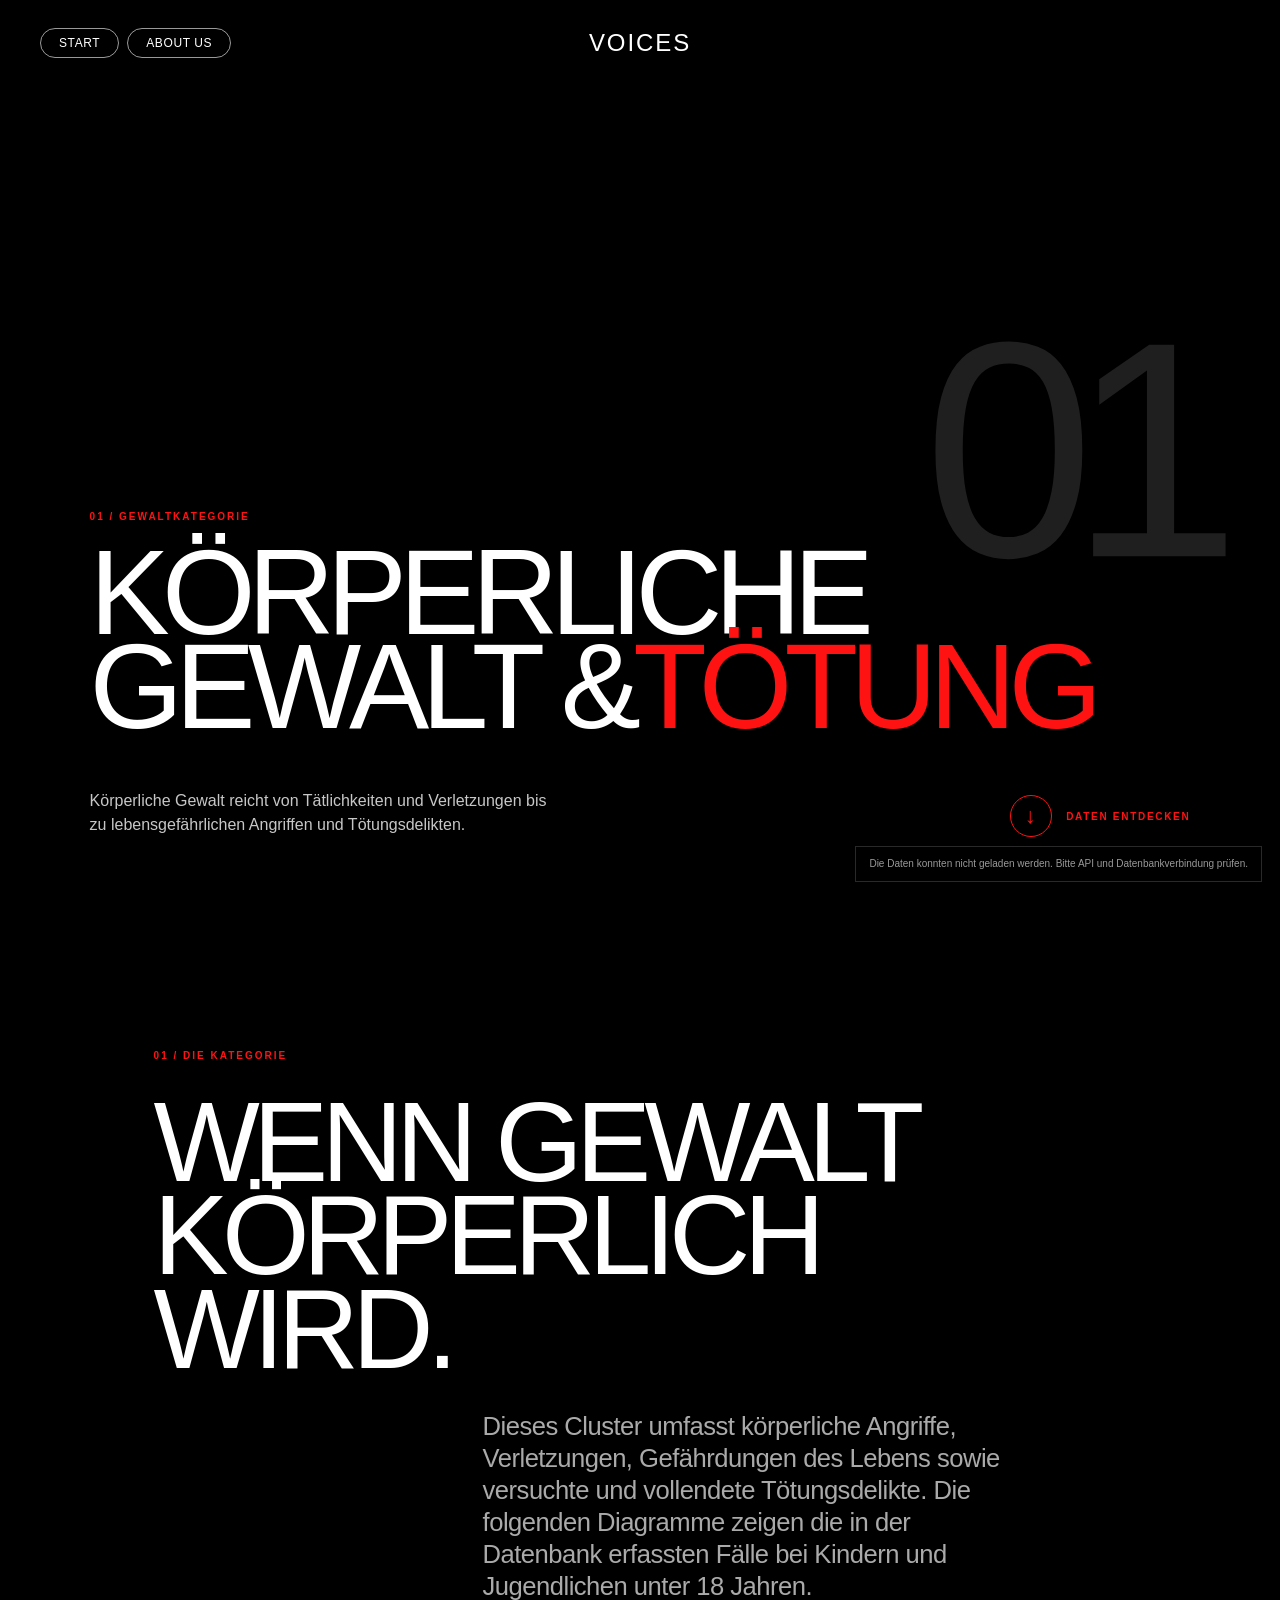
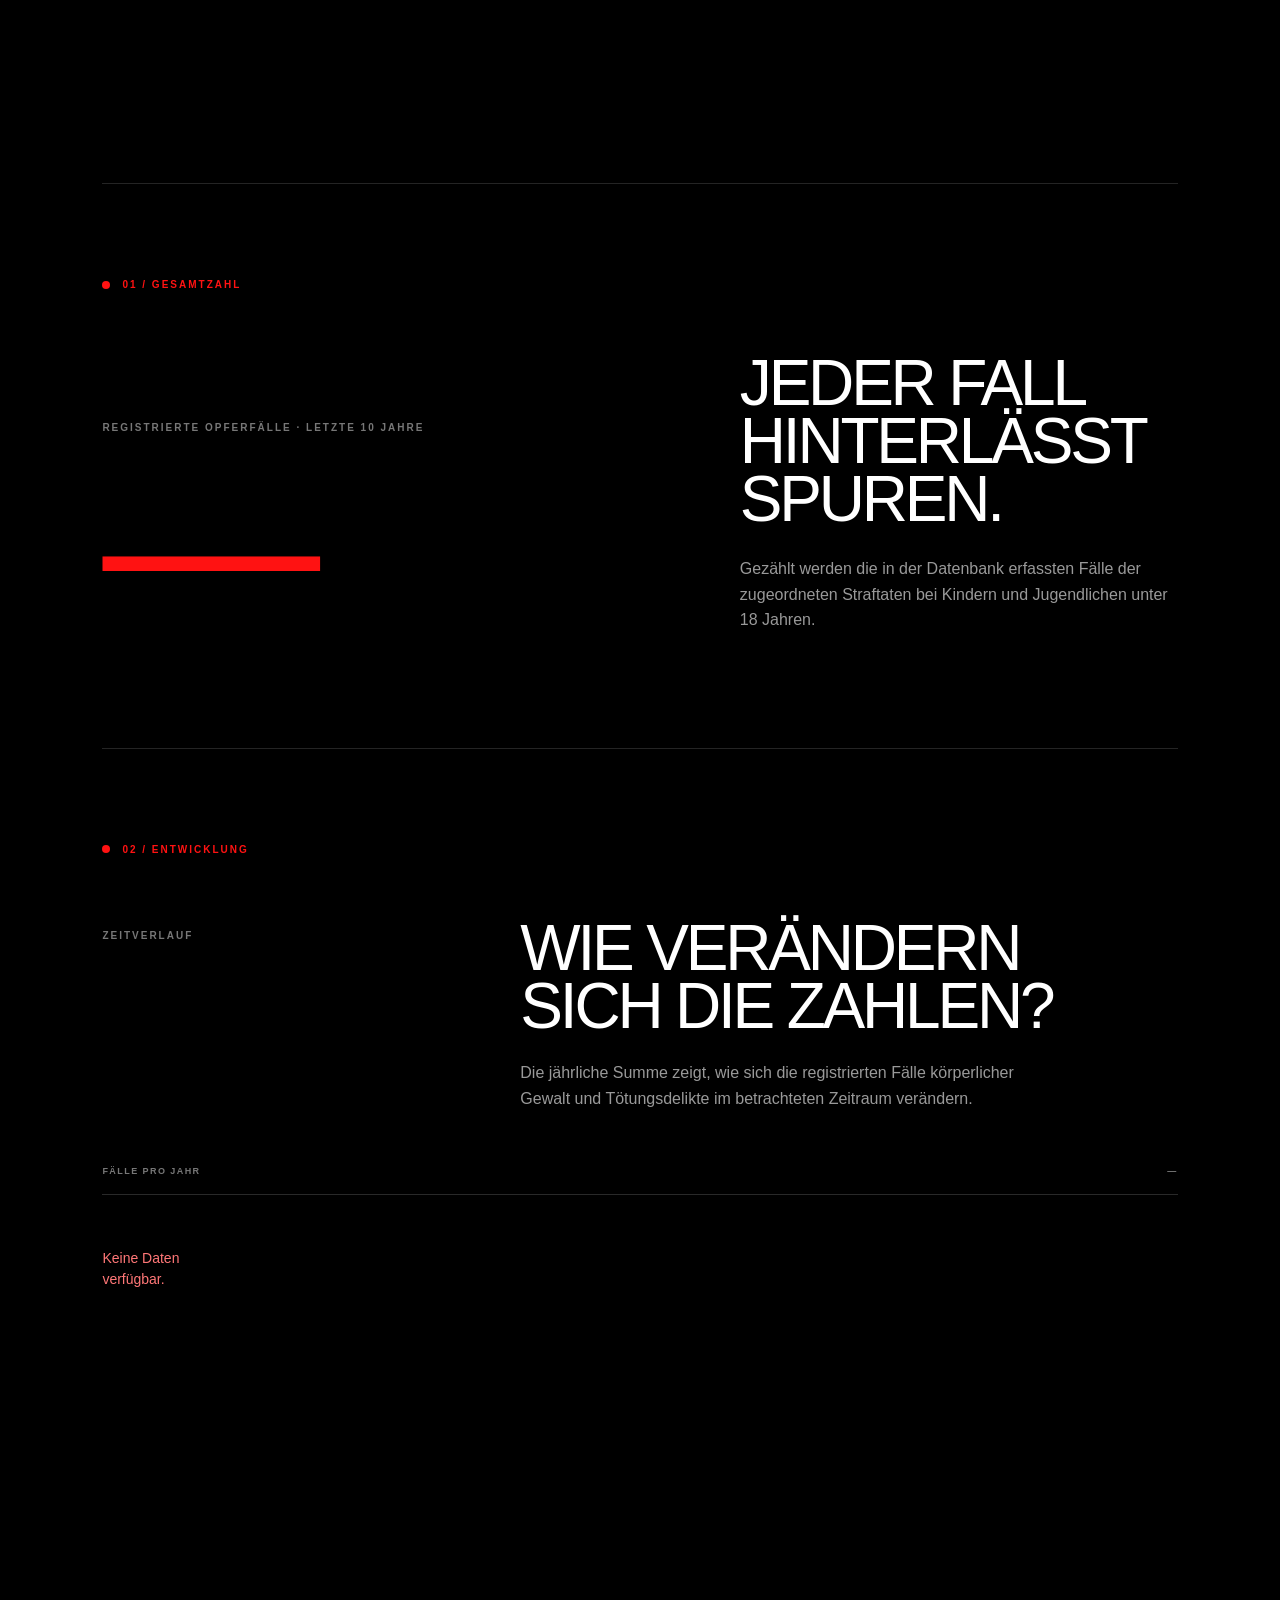
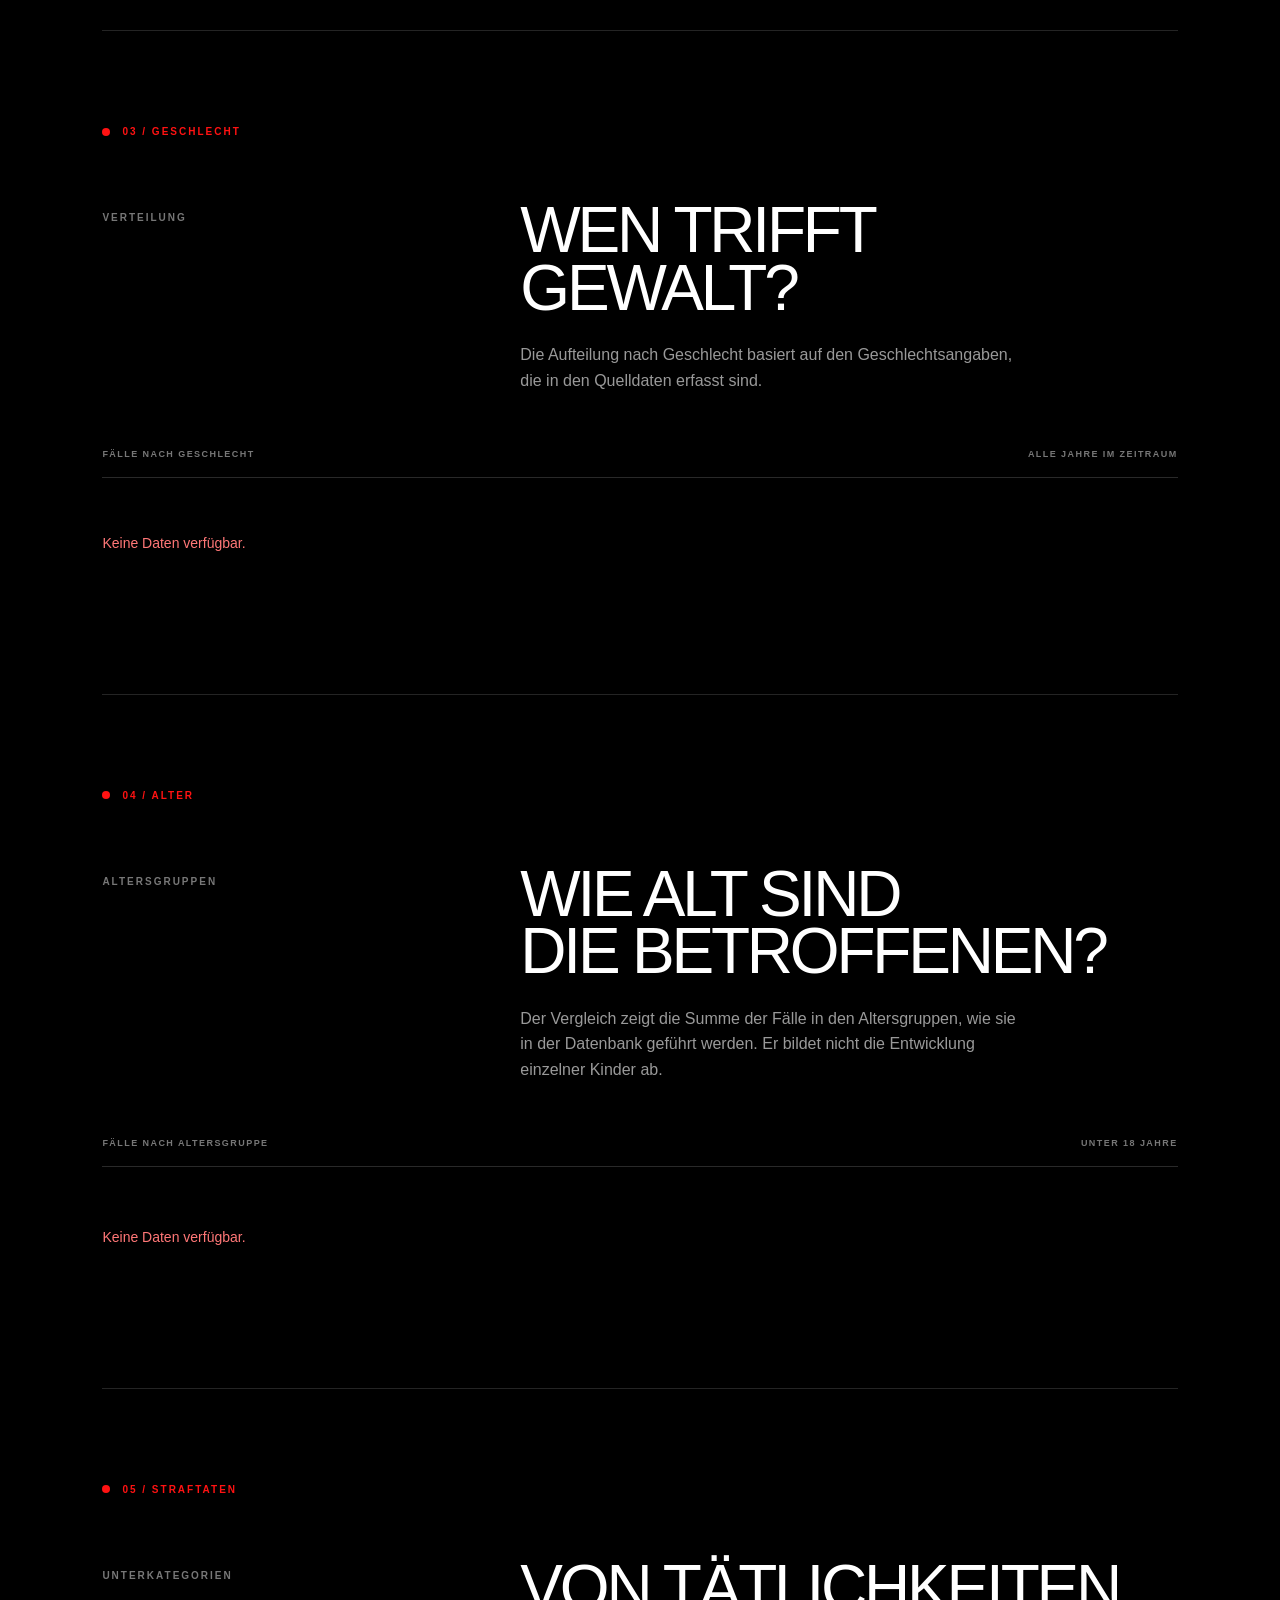
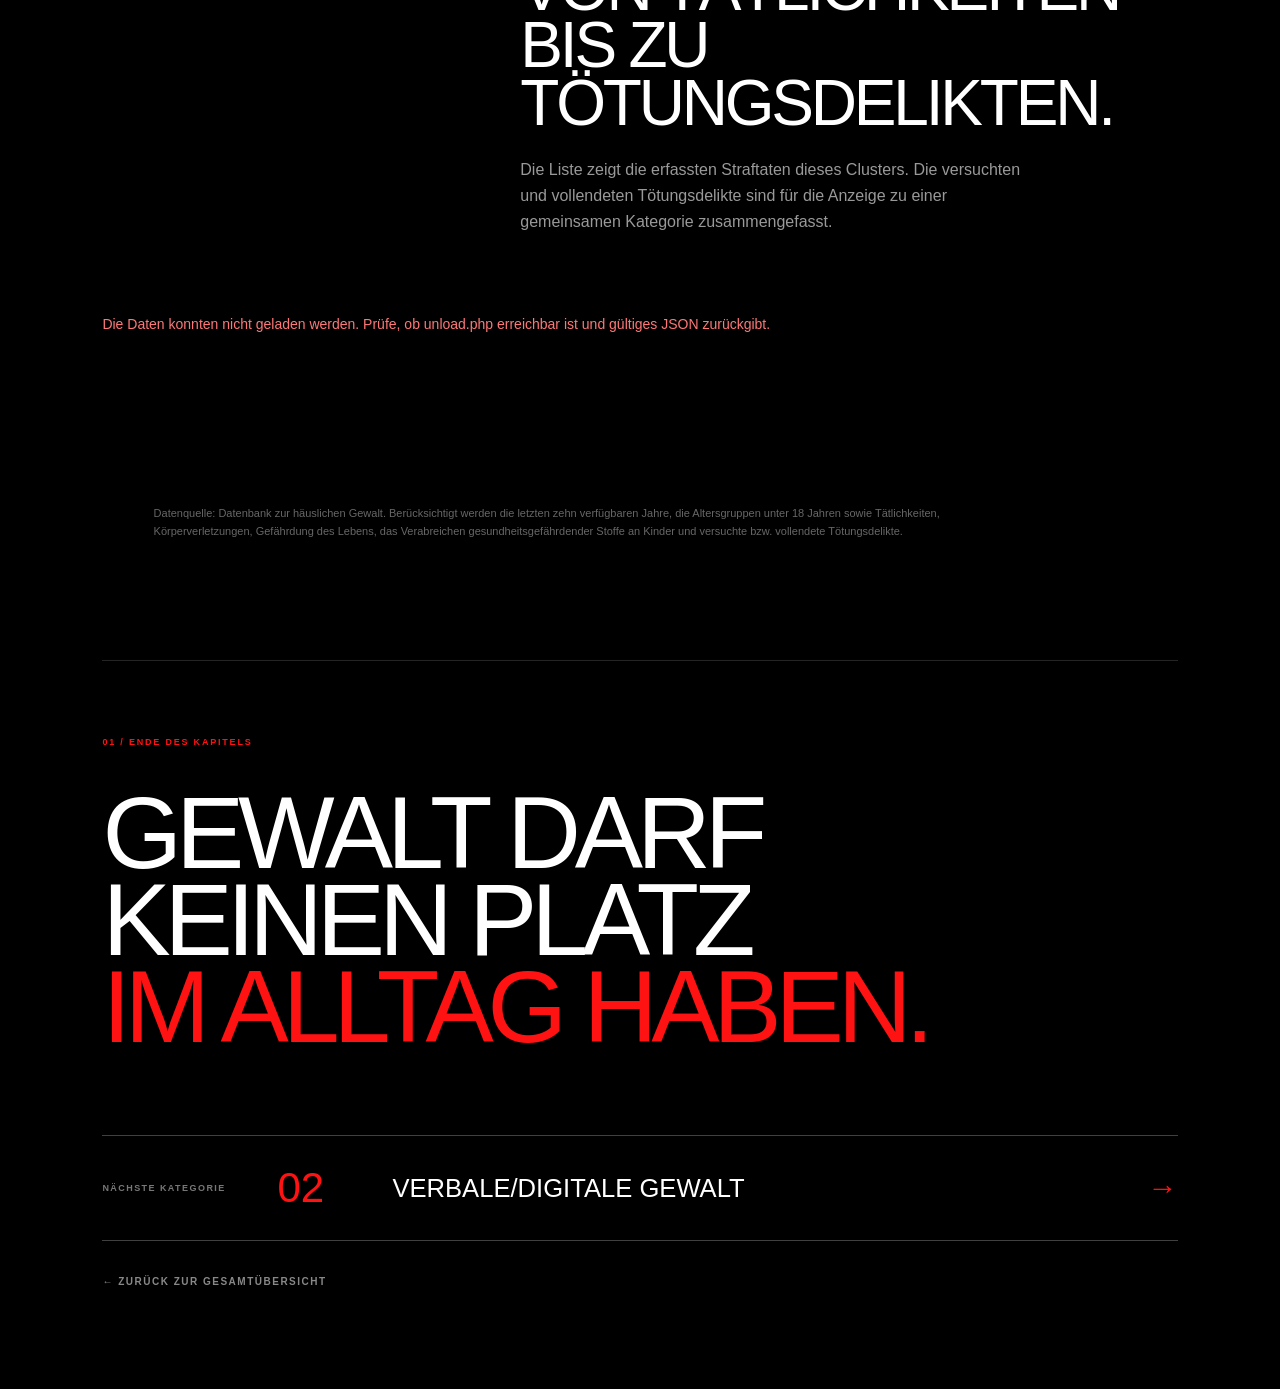
<file: IM3_php_project/koerperliche-gewalt.html>
<!DOCTYPE html>
<html lang="de">
<head>
    <meta charset="UTF-8">
    <meta name="viewport" content="width=device-width, initial-scale=1.0">
    <meta name="theme-color" content="#000000">

    <title>Körperliche Gewalt &amp; Tötung — VOICES</title>

    <link rel="stylesheet" href="category-pages.css?v=20261015-3">

    <style>
        .category-page img,
        .category-page video,
        .category-page svg {
            max-width: 100%;
        }

        .category-page .chapter-intro,
        .category-page .total-layout > *,
        .category-page .section-heading > *,
        .category-page .chart-panel,
        .category-page .pie-chart-layout > * {
            min-width: 0;
        }

        .category-page .reveal.is-visible {
            transform: none;
            filter: none;
        }

        /* Säulen-Hover über JavaScript-Klassen */

        #year-chart .year-bar-fill {
            transform: scale(1);
            transform-origin: center bottom;
            opacity: 1;
            pointer-events: none;
            transition:
                    height .8s cubic-bezier(.22, 1, .36, 1),
                    transform 220ms ease,
                    opacity 220ms ease;
        }

        #year-chart .year-bar-item.is-dimmed .year-bar-fill {
            opacity: .25;
        }

        #year-chart .year-bar-item.is-active {
            z-index: 5;
        }

        #year-chart .year-bar-item.is-active .year-bar-fill {
            opacity: 1;
            transform: scale(1.2, 1.04);
        }

        #year-chart .year-bar-item.is-active .year-bar-value {
            color: #fff;
        }

        #year-chart .year-bar-item:focus-visible .year-bar-fill {
            outline: 2px solid #fff;
            outline-offset: 3px;
        }

        /* Infofeld ausserhalb des scrollbaren Diagramms */

        #category-year-tooltip {
            position: fixed;
            inset: auto;
            z-index: 10000;
            width: min(360px, calc(100vw - 24px));
            min-width: 0;
            max-width: calc(100vw - 24px);
            max-height: calc(100dvh - 24px);
            overflow-y: auto;
            overscroll-behavior: contain;
            padding: 16px;
            opacity: 0;
            visibility: hidden;
            transform: none;
            pointer-events: auto;
            transition: opacity 160ms ease, visibility 160ms ease;
        }

        #category-year-tooltip.is-visible {
            opacity: 1;
            visibility: visible;
        }

        .category-tooltip-heading {
            display: flex;
            align-items: center;
            justify-content: space-between;
            gap: 12px;
            margin-bottom: 8px;
        }

        #category-year-tooltip .year-chart-tooltip-title {
            min-width: 0;
            margin: 0;
            font-size: 14px;
            line-height: 1.4;
        }

        .category-tooltip-close {
            flex: 0 0 44px;
            width: 44px;
            height: 44px;
            border: 1px solid #555;
            background: transparent;
            color: #fff;
            font: inherit;
            font-size: 24px;
            cursor: pointer;
        }

        .category-tooltip-close:focus-visible {
            outline: 2px solid #fff;
            outline-offset: 3px;
        }

        #category-year-tooltip .year-chart-tooltip-row {
            grid-template-columns: minmax(0, 1fr) auto;
            gap: 16px;
        }

        #category-year-tooltip .year-chart-tooltip-name {
            font-size: 13px;
            line-height: 1.5;
            overflow-wrap: anywhere;
        }

        #category-year-tooltip .year-chart-tooltip-value {
            font-size: 14px;
        }

        .category-page .pie-legend-left,
        .category-page .pie-legend-label {
            min-width: 0;
            overflow-wrap: anywhere;
        }

        @media (max-width: 1024px) {
            .category-page .pie-chart-layout {
                grid-template-columns:
                    minmax(160px, 220px) minmax(0, 1fr);
                column-gap: 32px;
            }

            .category-page .pie-chart-total {
                grid-column: 1 / -1;
                padding: 0;
                align-items: flex-start;
            }

            .category-page .hero-content h1 {
                font-size: clamp(40px, 7.4vw, 88px);
            }
        }

        @media (max-width: 800px) {
            .category-page .site-header {
                top: max(12px, env(safe-area-inset-top));
                left: 16px;
                right: 16px;
                gap: 12px;
            }

            .category-page .main-nav {
                gap: 6px;
                min-width: 0;
            }

            .category-page .nav-pill {
                display: inline-flex;
                align-items: center;
                justify-content: center;
                min-height: 44px;
                padding: 10px 12px;
                font-size: 10px;
                white-space: nowrap;
            }

            .category-page .site-logo {
                position: static;
                flex: 0 0 auto;
                transform: none;
                font-size: 18px;
            }

            .category-page .category-hero {
                display: flex;
                align-items: flex-end;
                min-height: 100svh;
                height: auto;
            }

            .category-page .hero-content {
                position: relative;
                inset: auto;
                width: 100%;
                min-width: 0;
                padding: 140px 20px 48px;
            }

            .category-page .hero-content h1 {
                font-size: clamp(30px, 8.4vw, 64px);
                line-height: .95;
                overflow-wrap: anywhere;
                hyphens: auto;
            }

            .category-page .hero-bottom {
                display: grid;
                gap: 24px;
                margin-top: 28px;
            }

            .category-page .hero-bottom p {
                width: 100%;
                max-width: 44ch;
                font-size: 16px;
                line-height: 1.55;
            }

            .category-page .eyebrow,
            .category-page .chapter-small,
            .category-page .stat-label,
            .category-page .section-marker {
                font-size: 11px;
                line-height: 1.5;
                letter-spacing: .12em;
            }

            .category-page .scroll-link {
                min-height: 44px;
                margin-top: 0;
                font-size: 11px;
                line-height: 1.5;
                white-space: normal;
            }

            .category-page .hero-index {
                top: 35%;
            }

            .category-page .category-story {
                padding: 64px 20px;
            }

            .category-page .chapter-intro {
                width: 100%;
                margin: 0 0 72px;
            }

            .category-page .chapter-intro h2 {
                font-size: clamp(34px, 10vw, 68px);
                line-height: .98;
                overflow-wrap: anywhere;
            }

            .category-page .chapter-intro p {
                width: 100%;
                margin: 24px 0 0;
                font-size: 18px;
                line-height: 1.55;
            }

            .category-page .data-section {
                padding: 48px 0 56px;
            }

            .category-page .section-marker {
                margin-bottom: 28px;
            }

            .category-page .total-layout {
                grid-template-columns: minmax(0, 1fr);
                gap: 32px;
            }

            .category-page .big-number {
                font-size: clamp(64px, 22vw, 140px);
                white-space: nowrap;
                overflow-wrap: normal;
                letter-spacing: -.055em;
            }

            .category-page .total-copy h3,
            .category-page .section-heading h3 {
                font-size: clamp(28px, 8vw, 48px);
                line-height: 1.04;
                overflow-wrap: anywhere;
            }

            .category-page .total-copy p,
            .category-page .section-heading p {
                font-size: 16px;
                line-height: 1.65;
            }

            .category-page .section-heading {
                display: block;
                margin-bottom: 28px;
            }

            .category-page .chart-panel-heading {
                flex-wrap: wrap;
                gap: 8px 16px;
                font-size: 11px;
                line-height: 1.5;
                letter-spacing: .08em;
            }

            /* Die zehn Jahre bleiben lesbar und sind seitlich wischbar. */

            .category-page #year-chart {
                grid-template-columns: repeat(10, minmax(48px, 1fr));
                gap: 12px;
                min-height: 300px;
                width: 100%;
                overflow-x: auto;
                overflow-y: hidden;
                overscroll-behavior-x: contain;
                padding: 24px 8px 20px;
                scrollbar-width: thin;
                scrollbar-color: #ff1212 #222;
            }

            .category-page .year-bar-item {
                grid-template-rows: 28px 1fr 28px;
                gap: 10px;
                touch-action: pan-x pan-y;
            }

            .category-page .year-bar-value {
                font-size: 12px;
                line-height: 1.5;
                writing-mode: horizontal-tb;
                transform: none;
                white-space: nowrap;
            }

            .category-page .year-bar-label {
                font-size: 12px;
                line-height: 1.5;
                transform: none;
                white-space: nowrap;
            }

            .category-page .year-bar-track {
                min-height: 190px;
            }

            .category-page .chart-panel:has(.year-chart)::after {
                content: "Seitlich wischen, um alle Jahre zu sehen.";
                display: block;
                margin-top: 12px;
                color: #aaa;
                font-size: 13px;
                line-height: 1.5;
            }

            /* Kreisdiagramme und Legenden untereinander */

            .category-page .pie-chart-layout {
                grid-template-columns: minmax(0, 1fr);
                justify-items: center;
                gap: 28px;
                padding-top: 28px;
            }

            .category-page .pie-chart {
                width: min(76vw, 280px);
                max-width: 100%;
            }

            .category-page .pie-chart-legend {
                width: 100%;
            }

            .category-page .pie-legend-row {
                gap: 16px;
                padding: 16px 0;
            }

            .category-page .pie-legend-label {
                font-size: 15px;
                line-height: 1.5;
            }

            .category-page .pie-legend-value {
                font-size: 21px;
            }

            .category-page .pie-legend-percentage {
                font-size: 13px;
            }

            .category-page .pie-chart-total {
                justify-self: stretch;
                gap: 8px;
            }

            .category-page .pie-chart-total span {
                font-size: 11px;
            }

            .category-page .offence-item .offence-row {
                grid-template-columns: 24px minmax(0, 1fr) auto 24px;
                gap: 8px;
                min-height: 76px;
                padding: 12px 0;
            }

            .category-page .offence-item .offence-row:hover {
                padding-left: 0;
            }

            .category-page .offence-name {
                font-size: 14px;
                line-height: 1.5;
                overflow-wrap: anywhere;
            }

            .category-page .offence-value {
                font-size: 18px;
                white-space: nowrap;
            }

            .category-page .offence-detail {
                padding: 4px 0 24px;
            }

            .category-page .offence-article-heading h4 {
                font-size: 18px;
                overflow-wrap: anywhere;
            }

            .category-page .offence-detail p {
                font-size: 16px;
                line-height: 1.7;
            }

            .category-page .data-note,
            .category-page .back-link {
                font-size: 13px;
                line-height: 1.65;
            }

            .category-page .back-link {
                min-height: 44px;
                padding: 12px 0;
            }

            .category-page .category-outro h2 {
                font-size: clamp(32px, 9vw, 60px);
                line-height: 1.02;
                overflow-wrap: anywhere;
            }

            .category-page .next-category {
                grid-template-columns: 44px minmax(0, 1fr) 24px;
                gap: 12px;
            }

            .category-page .next-category > span {
                grid-column: 1 / -1;
                font-size: 11px;
            }

            .category-page .next-category p {
                font-size: 14px;
                line-height: 1.4;
                overflow-wrap: anywhere;
            }

            #category-year-tooltip {
                max-height: min(52dvh, 380px);
            }

            .category-page .data-status {
                max-width: calc(100vw - 24px);
                font-size: 11px;
                bottom: max(12px, env(safe-area-inset-bottom));
                pointer-events: none;
            }
        }

        @media (prefers-reduced-motion: reduce) {
            #year-chart .year-bar-fill,
            #category-year-tooltip {
                transition: none;
            }
        }
    </style>
</head>

<body class="category-page physical-page">

<header class="site-header" id="header">
    <nav class="main-nav" aria-label="Hauptnavigation">
        <a class="nav-pill" href="index.html">START</a>
        <a class="nav-pill" href="index.html#about">ABOUT US</a>
    </nav>
    <a class="site-logo" href="index.html"
       aria-label="VOICES – Startseite">VOICES</a>
</header>

<main>
    <section class="category-hero" id="top">
        <video class="category-hero-video"
               autoplay muted loop playsinline aria-hidden="true">
            <source src="assets/Videos/Spielplatz.mp4" type="video/mp4">
        </video>

        <div class="hero-shade"></div>

        <div class="hero-content">
            <span class="eyebrow">01 / GEWALTKATEGORIE</span>
            <h1>KÖRPERLICHE<br>GEWALT &amp;<span>TÖTUNG</span></h1>

            <div class="hero-bottom">
                <p>
                    Körperliche Gewalt reicht von Tätlichkeiten und
                    Verletzungen bis zu lebensgefährlichen Angriffen
                    und Tötungsdelikten.
                </p>
                <a class="scroll-link" href="#category-story">
                    <span class="scroll-icon">↓</span>
                    DATEN ENTDECKEN
                </a>
            </div>
        </div>

        <span class="hero-index" aria-hidden="true">01</span>
    </section>

    <section class="category-story" id="category-story">
        <div class="chapter-intro reveal">
            <span class="chapter-small">01 / DIE KATEGORIE</span>
            <h2>WENN GEWALT<br>KÖRPERLICH<br>WIRD.</h2>
            <p>
                Dieses Cluster umfasst körperliche Angriffe,
                Verletzungen, Gefährdungen des Lebens sowie versuchte
                und vollendete Tötungsdelikte. Die folgenden Diagramme
                zeigen die in der Datenbank erfassten Fälle bei Kindern
                und Jugendlichen unter 18 Jahren.
            </p>
        </div>

        <section class="data-section reveal" aria-labelledby="total-heading">
            <div class="section-marker">
                <span></span>01 / GESAMTZAHL
            </div>

            <div class="total-layout">
                <div>
                    <span class="stat-label">
                        REGISTRIERTE OPFERFÄLLE · LETZTE 10 JAHRE
                    </span>
                    <strong class="big-number" id="total-cases">—</strong>
                </div>
                <div class="total-copy">
                    <h3 id="total-heading">
                        JEDER FALL<br>HINTERLÄSST SPUREN.
                    </h3>
                    <p>
                        Gezählt werden die in der Datenbank erfassten
                        Fälle der zugeordneten Straftaten bei Kindern
                        und Jugendlichen unter 18 Jahren.
                    </p>
                </div>
            </div>
        </section>

        <section class="data-section reveal" aria-labelledby="trend-heading">
            <div class="section-marker">
                <span></span>02 / ENTWICKLUNG
            </div>

            <div class="section-heading">
                <span class="stat-label">ZEITVERLAUF</span>
                <h3 id="trend-heading">
                    WIE VERÄNDERN<br>SICH DIE ZAHLEN?
                </h3>
                <p>
                    Die jährliche Summe zeigt, wie sich die
                    registrierten Fälle körperlicher Gewalt und
                    Tötungsdelikte im betrachteten Zeitraum verändern.
                </p>
            </div>

            <div class="chart-panel">
                <div class="chart-panel-heading">
                    <span>FÄLLE PRO JAHR</span>
                    <span id="period-label">—</span>
                </div>
                <div id="year-chart"
                     class="bar-chart year-chart"
                     role="group"
                     aria-label="Registrierte Fälle pro Jahr"></div>
            </div>
        </section>

        <section class="data-section reveal" aria-labelledby="gender-heading">
            <div class="section-marker">
                <span></span>03 / GESCHLECHT
            </div>

            <div class="section-heading">
                <span class="stat-label">VERTEILUNG</span>
                <h3 id="gender-heading">WEN TRIFFT<br>GEWALT?</h3>
                <p>
                    Die Aufteilung nach Geschlecht basiert auf den
                    Geschlechtsangaben, die in den Quelldaten erfasst sind.
                </p>
            </div>

            <div class="chart-panel">
                <div class="chart-panel-heading">
                    <span>FÄLLE NACH GESCHLECHT</span>
                    <span>ALLE JAHRE IM ZEITRAUM</span>
                </div>
                <div id="gender-chart"
                     class="horizontal-chart"
                     role="img"
                     aria-label="Registrierte Fälle nach Geschlecht"></div>
            </div>
        </section>

        <section class="data-section reveal" aria-labelledby="age-heading">
            <div class="section-marker">
                <span></span>04 / ALTER
            </div>

            <div class="section-heading">
                <span class="stat-label">ALTERSGRUPPEN</span>
                <h3 id="age-heading">
                    WIE ALT SIND<br>DIE BETROFFENEN?
                </h3>
                <p>
                    Der Vergleich zeigt die Summe der Fälle in den
                    Altersgruppen, wie sie in der Datenbank geführt
                    werden. Er bildet nicht die Entwicklung einzelner
                    Kinder ab.
                </p>
            </div>

            <div class="chart-panel">
                <div class="chart-panel-heading">
                    <span>FÄLLE NACH ALTERSGRUPPE</span>
                    <span>UNTER 18 JAHRE</span>
                </div>

                <div id="age-chart"
                     class="horizontal-chart pie-chart-layout"
                     role="img"
                     aria-label="Registrierte Fälle nach Altersgruppe">

                    <div class="pie-chart"
                         style="background:#333"
                         aria-hidden="true"></div>

                    <div class="pie-chart-legend">
                        <div class="pie-legend-row">
                            <div class="pie-legend-left">
                                <span class="pie-legend-swatch"
                                      style="background:#ff1212"
                                      aria-hidden="true"></span>
                                <span class="pie-legend-label">
                                    Unter 10 Jahre
                                </span>
                            </div>
                            <div class="pie-legend-right">
                                <strong class="pie-legend-value">—</strong>
                            </div>
                        </div>

                        <div class="pie-legend-row">
                            <div class="pie-legend-left">
                                <span class="pie-legend-swatch"
                                      style="background:#f1f1f1"
                                      aria-hidden="true"></span>
                                <span class="pie-legend-label">
                                    10–14 Jahre
                                </span>
                            </div>
                            <div class="pie-legend-right">
                                <strong class="pie-legend-value">—</strong>
                            </div>
                        </div>

                        <div class="pie-legend-row">
                            <div class="pie-legend-left">
                                <span class="pie-legend-swatch"
                                      style="background:#777777"
                                      aria-hidden="true"></span>
                                <span class="pie-legend-label">
                                    15–17 Jahre
                                </span>
                            </div>
                            <div class="pie-legend-right">
                                <strong class="pie-legend-value">—</strong>
                            </div>
                        </div>
                    </div>

                    <div class="pie-chart-total">
                        <span>GESAMT</span>
                        <strong>—</strong>
                    </div>
                </div>
            </div>
        </section>

        <section class="data-section reveal" aria-labelledby="offence-heading">
            <div class="section-marker">
                <span></span>05 / STRAFTATEN
            </div>

            <div class="section-heading">
                <span class="stat-label">UNTERKATEGORIEN</span>
                <h3 id="offence-heading">
                    VON TÄTLICHKEITEN<br>BIS ZU TÖTUNGSDELIKTEN.
                </h3>
                <p>
                    Die Liste zeigt die erfassten Straftaten dieses
                    Clusters. Die versuchten und vollendeten
                    Tötungsdelikte sind für die Anzeige zu einer
                    gemeinsamen Kategorie zusammengefasst.
                </p>
            </div>

            <div class="offence-list"
                 id="offence-chart"
                 role="list"
                 aria-label="Registrierte Fälle nach Straftat">
                <p class="loading-message">Daten werden geladen …</p>
            </div>
        </section>

        <p class="data-note">
            Datenquelle: Datenbank zur häuslichen Gewalt.
            Berücksichtigt werden die letzten zehn verfügbaren Jahre,
            die Altersgruppen unter 18 Jahren sowie Tätlichkeiten,
            Körperverletzungen, Gefährdung des Lebens, das Verabreichen
            gesundheitsgefährdender Stoffe an Kinder und versuchte bzw.
            vollendete Tötungsdelikte.
        </p>

        <div class="category-outro reveal">
            <span>01 / ENDE DES KAPITELS</span>
            <h2>
                GEWALT DARF<br>KEINEN PLATZ<br>
                <em>IM ALLTAG HABEN.</em>
            </h2>

            <a href="verbale-gewalt.html" class="next-category">
                <span>NÄCHSTE KATEGORIE</span>
                <strong>02</strong>
                <p>VERBALE/DIGITALE GEWALT</p>
                <b aria-hidden="true">→</b>
            </a>

            <a class="back-link" href="index.html#story">
                ← ZURÜCK ZUR GESAMTÜBERSICHT
            </a>
        </div>
    </section>
</main>

<div id="data-status"
     class="data-status"
     role="status"
     aria-live="polite">
    Daten werden geladen …
</div>

<script>
    document.addEventListener("DOMContentLoaded", () => {
        const ageLabels = {
            kids: "Unter 10 Jahre",
            teens: "10–14 Jahre",
            youngadult: "15–17 Jahre"
        };

        const ageOrder = ["kids", "teens", "youngadult"];

        const offenceMatches = [
            "Tätlichkeiten (Art. 126)",
            "Einfache Körperverletzung (Art. 123)",
            "Schwere Körperverletzung (Art. 122)",
            "Gefährdung des Lebens (Art. 129)",
            "Verabreichen gesundheitsgefährdender Stoffe an Kinder (Art. 136)",
            "Tötungsdelikte versucht (Art. 111-113/116)",
            "Tötungsdelikte vollendet (Art. 111-113/116)"
        ];

        const normalize = value =>
            String(value ?? "")
                .trim()
                .toLowerCase()
                .replace(/\s+/g, " ");

        const number = value => {
            const parsed = Number(
                String(value ?? "0")
                    .replace(/'/g, "")
                    .replace(/,/g, "")
                    .trim()
            );
            return Number.isFinite(parsed) ? parsed : 0;
        };

        const format = value =>
            Math.round(value).toLocaleString("de-CH");

        const isRelevantOffence = name =>
            offenceMatches.some(term =>
                normalize(name) === normalize(term)
            );

        const displayOffenceName = name =>
            normalize(name).startsWith("tötungsdelikte")
                ? "Tötungsdelikte (versucht und vollendet; Art. 111–117)"
                : String(name ?? "").trim();

        const normalizeAge = value => {
            const key = normalize(value)
                .replace(/[‐‑‒–—−]/g, "-")
                .replace(/\s*-\s*/g, "-");

            const aliases = {
                "kids": "kids",
                "<10": "kids",
                "unter 10": "kids",
                "unter 10 jahre": "kids",
                "0-9": "kids",
                "0-9 jahre": "kids",
                "teens": "teens",
                "10-14": "teens",
                "10-14 jahre": "teens",
                "youngadult": "youngadult",
                "15-17": "youngadult",
                "15-17 jahre": "youngadult"
            };

            return aliases[key] || key;
        };

        const isUnder18 = row =>
            ageOrder.includes(normalizeAge(row.altersgruppe));

        const sumBy = (rows, keyFn) => {
            const result = new Map();

            rows.forEach(row => {
                const key = keyFn(row);
                result.set(
                    key,
                    (result.get(key) || 0) + number(row.anzahl)
                );
            });

            return result;
        };

        function renderBars(container, entries, options = {}) {
            container.replaceChildren();

            if (!entries.length) {
                container.innerHTML =
                    '<p class="empty-message">Für diese Auswahl liegen keine Daten vor.</p>';
                return;
            }

            const max = Math.max(
                ...entries.map(entry => entry.value), 1
            );

            entries.forEach((entry, index) => {
                const row = document.createElement("div");
                row.className = "bar-row";

                const top = document.createElement("div");
                top.className = "bar-row-top";

                const label = document.createElement("span");
                label.className = "bar-label";
                label.textContent = entry.label;

                const value = document.createElement("strong");
                value.className = "bar-value";
                value.textContent = format(entry.value);

                top.append(label, value);

                const track = document.createElement("div");
                track.className = "bar-track";

                const fill = document.createElement("span");
                fill.className =
                    "bar-fill" +
                    (options.redFirst && index === 0 ? " red" : "");

                fill.style.width = `${entry.value / max * 100}%`;

                track.append(fill);
                row.append(top, track);
                container.append(row);
            });
        }

        function renderPieChart(container, entries, chartLabel) {
            container.replaceChildren();
            container.classList.add("pie-chart-layout");
            container.setAttribute("role", "img");
            container.setAttribute("aria-label", chartLabel);

            const colors = [
                "#ff1212", "#f1f1f1", "#777777",
                "#444444", "#bcbcbc", "#8b0000"
            ];

            const legendEntries = entries.map((entry, index) => ({
                ...entry,
                color: entry.color || colors[index % colors.length]
            }));

            const validEntries = legendEntries.filter(
                entry => entry.value > 0
            );

            const total = validEntries.reduce(
                (sum, entry) => sum + entry.value, 0
            );

            let currentAngle = 0;
            const stops = [];

            const pie = document.createElement("div");
            pie.className = "pie-chart";

            validEntries.forEach(entry => {
                const start = currentAngle;
                currentAngle += entry.value / total * 360;

                stops.push(
                    `${entry.color} ${start}deg ${currentAngle}deg`
                );
            });

            pie.style.background = total > 0
                ? `conic-gradient(${stops.join(", ")})`
                : "#e5e5e5";

            pie.setAttribute("aria-hidden", "true");

            const legend = document.createElement("div");
            legend.className = "pie-chart-legend";

            legendEntries.forEach(entry => {
                const row = document.createElement("div");
                row.className = "pie-legend-row";

                const left = document.createElement("div");
                left.className = "pie-legend-left";

                const swatch = document.createElement("span");
                swatch.className = "pie-legend-swatch";
                swatch.style.backgroundColor = entry.color;
                swatch.setAttribute("aria-hidden", "true");

                const label = document.createElement("span");
                label.className = "pie-legend-label";
                label.textContent = entry.label;

                const right = document.createElement("div");
                right.className = "pie-legend-right";

                const value = document.createElement("strong");
                value.className = "pie-legend-value";
                value.textContent = format(entry.value);

                const percentage = document.createElement("span");
                percentage.className = "pie-legend-percentage";

                const share = total > 0
                    ? entry.value / total * 100
                    : 0;

                percentage.textContent =
                    share.toLocaleString("de-CH", {
                        minimumFractionDigits: 1,
                        maximumFractionDigits: 1
                    }) + "%";

                left.append(swatch, label);
                right.append(value, percentage);
                row.append(left, right);
                legend.append(row);
            });

            const totalLabel = document.createElement("div");
            totalLabel.className = "pie-chart-total";
            totalLabel.innerHTML =
                `<span>GESAMT</span><strong>${format(total)}</strong>`;

            container.append(pie, legend, totalLabel);
        }

        function renderAgeChart(rows) {
            const byAge = sumBy(
                rows,
                row => normalizeAge(row.altersgruppe)
            );

            const entries = ageOrder.map(key => ({
                label: ageLabels[key],
                value: byAge.get(key) || 0
            }));

            renderPieChart(
                document.getElementById("age-chart"),
                entries,
                "Fälle nach Altersgruppe: " +
                entries.map(entry =>
                    `${entry.label}: ${format(entry.value)} Fälle`
                ).join("; ")
            );
        }

        /* Jahressäulen: Hover, Tastatur und Touch */

        function renderYearChart(yearRows) {
            const container = document.getElementById("year-chart");

            if (container._cleanupYearHover) {
                container._cleanupYearHover();
            }

            container.replaceChildren();
            container.setAttribute("role", "group");

            if (!yearRows.length) {
                container.innerHTML =
                    '<p class="empty-message">Für diesen Zeitraum liegen keine Daten vor.</p>';
                return;
            }

            const previous = document.getElementById(
                "category-year-tooltip"
            );

            if (previous) previous.remove();

            const tooltip = document.createElement("div");
            tooltip.id = "category-year-tooltip";
            tooltip.className = "year-chart-tooltip";
            tooltip.setAttribute("role", "dialog");
            tooltip.setAttribute(
                "aria-label",
                "Fälle nach Straftat im gewählten Jahr"
            );
            tooltip.setAttribute("aria-hidden", "true");

            const heading = document.createElement("div");
            heading.className = "category-tooltip-heading";

            const title = document.createElement("strong");
            title.className = "year-chart-tooltip-title";

            const closeButton = document.createElement("button");
            closeButton.type = "button";
            closeButton.className = "category-tooltip-close";
            closeButton.setAttribute(
                "aria-label", "Infofeld schliessen"
            );
            closeButton.textContent = "×";

            heading.append(title, closeButton);

            const content = document.createElement("div");
            tooltip.append(heading, content);
            document.body.append(tooltip);

            const items = [];
            const max = Math.max(
                ...yearRows.map(row => row.value), 1
            );

            let active = null;
            let hideTimer;
            let suppressFocus = false;
            let pinned = false;

            const abort = new AbortController();

            const cancelHide = () =>
                window.clearTimeout(hideTimer);

            const hide = () => {
                cancelHide();

                items.forEach(item => {
                    item.classList.remove("is-active", "is-dimmed");
                    item.setAttribute("aria-expanded", "false");
                });

                active = null;
                pinned = false;

                tooltip.classList.remove("is-visible");
                tooltip.setAttribute("aria-hidden", "true");
            };

            const close = () => {
                const returnTarget = active;
                hide();

                if (returnTarget) {
                    suppressFocus = true;
                    returnTarget.focus({ preventScroll: true });
                    suppressFocus = false;
                }
            };

            const move = (event, item) => {
                const bounds = tooltip.getBoundingClientRect();
                const anchor = item.getBoundingClientRect();
                const gap = 12;

                let left;
                let top;

                if (
                    window.matchMedia(
                        "(max-width: 800px)"
                    ).matches
                ) {
                    left = gap;
                    top = window.innerHeight - bounds.height - gap;
                } else {
                    const x = event
                        ? event.clientX
                        : anchor.left + anchor.width / 2;

                    const y = event
                        ? event.clientY
                        : anchor.top;

                    left = x + 18;
                    top = y + 18;

                    if (
                        left + bounds.width >
                        window.innerWidth - gap
                    ) {
                        left = x - bounds.width - 18;
                    }

                    if (
                        top + bounds.height >
                        window.innerHeight - gap
                    ) {
                        top = y - bounds.height - 18;
                    }
                }

                tooltip.style.left = Math.max(
                    gap,
                    Math.min(
                        left,
                        window.innerWidth - bounds.width - gap
                    )
                ) + "px";

                tooltip.style.top = Math.max(
                    gap,
                    Math.min(
                        top,
                        window.innerHeight - bounds.height - gap
                    )
                ) + "px";
            };

            const show = (item, row, event) => {
                cancelHide();
                active = item;

                pinned = !!(
                    event &&
                    (
                        event.type === "click" ||
                        event.pointerType === "touch"
                    )
                );

                items.forEach(other => {
                    other.classList.toggle(
                        "is-active", other === item
                    );

                    other.classList.toggle(
                        "is-dimmed", other !== item
                    );

                    other.setAttribute(
                        "aria-expanded",
                        String(other === item)
                    );
                });

                title.textContent =
                    `${row.label} · ${format(row.value)} Fälle`;

                content.replaceChildren();

                if (row.offences && row.offences.length) {
                    row.offences.forEach(offence => {
                        const line = document.createElement("div");
                        line.className = "year-chart-tooltip-row";

                        const name = document.createElement("span");
                        name.className = "year-chart-tooltip-name";
                        name.textContent = offence.label;

                        const value = document.createElement("strong");
                        value.className = "year-chart-tooltip-value";
                        value.textContent = format(offence.value);

                        line.append(name, value);
                        content.append(line);
                    });
                } else {
                    const empty = document.createElement("p");
                    empty.className = "year-chart-tooltip-empty";
                    empty.textContent = "Keine Fälle in diesem Jahr.";
                    content.append(empty);
                }

                tooltip.classList.add("is-visible");
                tooltip.setAttribute("aria-hidden", "false");

                move(event, item);
            };

            const scheduleHide = () => {
                cancelHide();

                hideTimer = window.setTimeout(() => {
                    if (
                        !pinned &&
                        active &&
                        document.activeElement !== active &&
                        !tooltip.contains(document.activeElement)
                    ) {
                        hide();
                    }
                }, 150);
            };

            yearRows.forEach(row => {
                const item = document.createElement("div");
                item.className = "year-bar-item";
                item.tabIndex = 0;

                item.setAttribute("role", "button");
                item.setAttribute("aria-controls", tooltip.id);
                item.setAttribute("aria-expanded", "false");
                item.setAttribute(
                    "aria-label",
                    `${row.label}: ${format(row.value)} Fälle. Details anzeigen.`
                );

                const value = document.createElement("span");
                value.className = "year-bar-value";
                value.textContent = format(row.value);

                const track = document.createElement("div");
                track.className = "year-bar-track";

                const fill = document.createElement("span");
                fill.className = "year-bar-fill";
                fill.style.height =
                    `${Math.max(2, row.value / max * 100)}%`;

                track.append(fill);

                const year = document.createElement("span");
                year.className = "year-bar-label";
                year.textContent = row.label;

                item.append(value, track, year);
                items.push(item);
                container.append(item);

                item.addEventListener("pointerenter", event => {
                    if (event.pointerType !== "touch") {
                        show(item, row, event);
                    }
                });

                item.addEventListener("pointermove", event => {
                    if (
                        active === item &&
                        event.pointerType !== "touch"
                    ) {
                        cancelHide();
                        move(event, item);
                    }
                });

                item.addEventListener("pointerleave", event => {
                    if (
                        active === item &&
                        !tooltip.contains(event.relatedTarget)
                    ) {
                        scheduleHide();
                    }
                });

                item.addEventListener("focus", () => {
                    if (!suppressFocus) show(item, row, null);
                });

                item.addEventListener("blur", event => {
                    if (
                        active === item &&
                        !tooltip.contains(event.relatedTarget)
                    ) {
                        hide();
                    }
                });

                item.addEventListener("click", event => {
                    show(item, row, event);
                });

                item.addEventListener("keydown", event => {
                    if (
                        event.key === "Enter" ||
                        event.key === " "
                    ) {
                        event.preventDefault();

                        if (active === item) hide();
                        else show(item, row, null);
                    }
                });
            });

            closeButton.addEventListener("click", close);
            tooltip.addEventListener("pointerenter", cancelHide);
            tooltip.addEventListener("pointerleave", scheduleHide);

            document.addEventListener(
                "keydown",
                event => {
                    if (event.key === "Escape" && active) close();
                },
                { signal: abort.signal }
            );

            document.addEventListener(
                "pointerdown",
                event => {
                    if (
                        !container.contains(event.target) &&
                        !tooltip.contains(event.target)
                    ) {
                        hide();
                    }
                },
                { signal: abort.signal }
            );

            window.addEventListener(
                "resize",
                hide,
                { signal: abort.signal }
            );

            window.addEventListener(
                "scroll",
                event => {
                    const target = event.target;

                    if (
                        target !== tooltip &&
                        !(
                            target &&
                            target.nodeType &&
                            tooltip.contains(target)
                        )
                    ) {
                        hide();
                    }
                },
                {
                    passive: true,
                    capture: true,
                    signal: abort.signal
                }
            );

            container._cleanupYearHover = () => {
                hide();
                abort.abort();
                tooltip.remove();
            };
        }

        const legalArticles = [
            {
                match: "tätlichkeiten",
                title: "Tätlichkeiten",
                article: "Art. 126",
                paragraphs: [
                    "1 Wer gegen jemanden Tätlichkeiten verübt, die keine Schädigung des Körpers oder der Gesundheit zur Folge haben, wird, auf Antrag, mit Busse bestraft.",
                    "2 Der Täter wird von Amtes wegen verfolgt, wenn er die Tat wiederholt begeht:",
                    "a. an einer Person, die unter seiner Obhut steht oder für die er zu sorgen hat, namentlich an einem Kind;",
                    "b. an seinem Ehegatten während der Ehe oder bis zu einem Jahr nach der Scheidung; oder",
                    "bbis. an seiner eingetragenen Partnerin oder seinem eingetragenen Partner während der Dauer der eingetragenen Partnerschaft oder bis zu einem Jahr nach deren Auflösung; oder",
                    "c. an seinem hetero- oder homosexuellen Lebenspartner, sofern sie auf unbestimmte Zeit einen gemeinsamen Haushalt führen und die Tat während dieser Zeit oder bis zu einem Jahr nach der Trennung begangen wurde."
                ]
            },
            {
                match: "einfache körperverletzung",
                title: "Einfache Körperverletzung",
                article: "Art. 123",
                paragraphs: [
                    "1. Wer vorsätzlich einen Menschen in anderer Weise an Körper oder Gesundheit schädigt, wird, auf Antrag, mit Freiheitsstrafe bis zu drei Jahren oder Geldstrafe bestraft.",
                    "2. Der Täter wird von Amtes wegen verfolgt, wenn er Gift, eine Waffe oder einen gefährlichen Gegenstand gebraucht; wenn er die Tat an einem Wehrlosen oder an einer Person begeht, die unter seiner Obhut steht oder für die er zu sorgen hat, namentlich an einem Kind; wenn er der Ehegatte des Opfers ist und die Tat während der Ehe oder bis zu einem Jahr nach der Scheidung begangen wurde; wenn er die eingetragene Partnerin oder der eingetragene Partner des Opfers ist und die Tat während der Dauer der eingetragenen Partnerschaft oder bis zu einem Jahr nach deren Auflösung begangen wurde; oder wenn er der hetero- oder homosexuelle Lebenspartner des Opfers ist, sofern sie auf unbestimmte Zeit einen gemeinsamen Haushalt führen und die Tat während dieser Zeit oder bis zu einem Jahr nach der Trennung begangen wurde."
                ]
            },
            {
                match: "schwere körperverletzung",
                title: "Schwere Körperverletzung",
                article: "Art. 122",
                paragraphs: [
                    "Mit Freiheitsstrafe von einem Jahr bis zu zehn Jahren wird bestraft, wer vorsätzlich:",
                    "a. einen Menschen lebensgefährlich verletzt;",
                    "b. den Körper, ein wichtiges Organ oder Glied eines Menschen verstümmelt oder ein wichtiges Organ oder Glied unbrauchbar macht, einen Menschen bleibend arbeitsunfähig, gebrechlich oder geisteskrank macht, das Gesicht eines Menschen arg und bleibend entstellt;",
                    "c. eine andere schwere Schädigung des Körpers oder der körperlichen oder geistigen Gesundheit eines Menschen verursacht."
                ]
            },
            {
                match: "gefährdung des lebens",
                title: "Gefährdung des Lebens",
                article: "Art. 129",
                paragraphs: [
                    "Wer einen Menschen in skrupelloser Weise in unmittelbare Lebensgefahr bringt, wird mit Freiheitsstrafe bis zu fünf Jahren oder Geldstrafe bestraft."
                ]
            },
            {
                match: "verabreichen gesundheitsgefährdender stoffe",
                title: "Verabreichen gesundheitsgefährdender Stoffe an Kinder",
                article: "Art. 136",
                paragraphs: [
                    "Wer einem Kind unter 16 Jahren alkoholische Getränke oder andere Stoffe in einer Menge, welche die Gesundheit gefährden kann, verabreicht oder zum Konsum zur Verfügung stellt, wird mit Freiheitsstrafe bis zu drei Jahren oder Geldstrafe bestraft."
                ]
            },
            {
                match: "tötungsdelikte",
                title: "Tötungsdelikte (versucht und vollendet)",
                article: "Art. 111–117",
                paragraphs: [
                    "Vorsätzliche Tötung – Art. 111: Wer vorsätzlich einen Menschen tötet, ohne dass eine der besonderen Voraussetzungen der nachfolgenden Artikel zutrifft, wird mit Freiheitsstrafe nicht unter fünf Jahren bestraft.",
                    "Mord – Art. 112: Handelt der Täter besonders skrupellos, sind namentlich sein Beweggrund, der Zweck der Tat oder die Art der Ausführung besonders verwerflich, so ist die Strafe lebenslängliche Freiheitsstrafe oder Freiheitsstrafe nicht unter zehn Jahren.",
                    "Totschlag – Art. 113: Handelt der Täter in einer nach den Umständen entschuldbaren heftigen Gemütsbewegung oder unter grosser seelischer Belastung, so ist die Strafe Freiheitsstrafe von einem Jahr bis zu zehn Jahren.",
                    "Tötung auf Verlangen – Art. 114: Wer aus achtenswerten Beweggründen, namentlich aus Mitleid, einen Menschen auf dessen ernsthaftes und eindringliches Verlangen tötet, wird mit Freiheitsstrafe bis zu drei Jahren oder Geldstrafe bestraft.",
                    "Verleitung und Beihilfe zum Selbstmord – Art. 115: Wer aus selbstsüchtigen Beweggründen jemanden zum Selbstmorde verleitet oder ihm dazu Hilfe leistet, wird, wenn der Selbstmord ausgeführt oder versucht wurde, mit Freiheitsstrafe bis zu fünf Jahren oder Geldstrafe bestraft.",
                    "Kindestötung – Art. 116: Tötet eine Mutter ihr Kind während der Geburt oder solange sie unter dem Einfluss des Geburtsvorganges steht, so wird sie mit Freiheitsstrafe bis zu drei Jahren oder Geldstrafe bestraft.",
                    "Fahrlässige Tötung – Art. 117: Wer fahrlässig den Tod eines Menschen verursacht, wird mit Freiheitsstrafe bis zu drei Jahren oder Geldstrafe bestraft."
                ]
            }
        ];

        function articleForOffence(offenceName) {
            const normalizedName = normalize(offenceName);

            return legalArticles.find(article =>
                normalizedName.includes(article.match)
            );
        }

        function renderOffences(entries) {
            const container = document.getElementById("offence-chart");
            container.replaceChildren();

            if (!entries.length) {
                container.innerHTML =
                    '<p class="empty-message">Für diese Auswahl liegen keine Daten vor.</p>';
                return;
            }

            entries.forEach((entry, index) => {
                const article = articleForOffence(entry.label);

                const item = document.createElement("div");
                item.className = "offence-item";
                item.setAttribute("role", "listitem");

                const button = document.createElement("button");
                button.type = "button";
                button.className = "offence-row";
                button.setAttribute("aria-expanded", "false");

                const rank = document.createElement("span");
                rank.className = "offence-rank";
                rank.textContent = String(index + 1).padStart(2, "0");

                const name = document.createElement("span");
                name.className = "offence-name";
                name.textContent = entry.label;

                const value = document.createElement("strong");
                value.className = "offence-value";
                value.textContent = format(entry.value);

                const arrow = document.createElement("span");
                arrow.className = "offence-toggle-icon";
                arrow.setAttribute("aria-hidden", "true");
                arrow.textContent = "+";

                button.append(rank, name, value, arrow);
                item.append(button);

                let panel = null;

                if (article) {
                    panel = document.createElement("div");
                    panel.className = "offence-detail";
                    panel.hidden = true;

                    const heading = document.createElement("div");
                    heading.className = "offence-article-heading";

                    const articleTitle = document.createElement("h4");
                    articleTitle.textContent = article.title;

                    const articleNumber = document.createElement("span");
                    articleNumber.textContent = article.article;

                    heading.append(articleTitle, articleNumber);
                    panel.append(heading);

                    article.paragraphs.forEach(paragraphText => {
                        const paragraph = document.createElement("p");
                        paragraph.textContent = paragraphText;
                        panel.append(paragraph);
                    });

                    button.setAttribute(
                        "aria-controls",
                        `article-panel-${index}`
                    );

                    panel.id = `article-panel-${index}`;

                    button.addEventListener("click", () => {
                        const isOpening =
                            button.getAttribute("aria-expanded") !== "true";

                        container.querySelectorAll(
                            ".offence-row[aria-expanded='true']"
                        ).forEach(openButton => {
                            openButton.setAttribute(
                                "aria-expanded", "false"
                            );

                            const openPanel = document.getElementById(
                                openButton.getAttribute("aria-controls")
                            );

                            if (openPanel) openPanel.hidden = true;
                        });

                        if (isOpening) {
                            button.setAttribute("aria-expanded", "true");
                            panel.hidden = false;
                        }
                    });
                } else {
                    button.disabled = true;
                    button.title =
                        "Für diese Straftat ist noch kein Gesetzestext hinterlegt.";
                    button.classList.add("no-article");

                    const empty = document.createElement("span");
                    empty.className = "offence-toggle-icon";
                    empty.textContent = "–";
                    button.append(empty);
                }

                if (panel) item.append(panel);
                container.append(item);
            });
        }

        async function loadData() {
            const status = document.getElementById("data-status");

            try {
                const response = await fetch("unload.php", {
                    cache: "no-store",
                    headers: {
                        "Accept": "application/json"
                    }
                });

                if (!response.ok) {
                    throw new Error(`HTTP ${response.status}`);
                }

                const data = await response.json();

                if (!Array.isArray(data)) {
                    throw new Error(
                        "Die API hat kein Daten-Array zurückgegeben."
                    );
                }

                const relevantRows = data.filter(row =>
                    isUnder18(row) &&
                    isRelevantOffence(row.straftat)
                );

                const availableYears = relevantRows
                    .map(row => Number(row.jahr))
                    .filter(Number.isFinite);

                if (!availableYears.length) {
                    throw new Error(
                        "Keine passenden Daten für körperliche Gewalt und Tötungsdelikte bei unter 18-Jährigen gefunden."
                    );
                }

                const latestYear = Math.max(...availableYears);
                const firstYear = latestYear - 9;

                const rows = relevantRows.filter(row => {
                    const year = Number(row.jahr);
                    return year >= firstYear && year <= latestYear;
                });

                const total = rows.reduce(
                    (sum, row) => sum + number(row.anzahl), 0
                );

                document.getElementById("total-cases").textContent =
                    format(total);

                document.getElementById("period-label").textContent =
                    `${firstYear}–${latestYear}`;

                const years = Array.from(
                    { length: 10 },
                    (_, i) => firstYear + i
                );

                const yearRows = years.map(year => {
                    const rowsForYear = rows.filter(row =>
                        Number(row.jahr) === year
                    );

                    const byOffenceForYear = sumBy(
                        rowsForYear,
                        row => displayOffenceName(row.straftat)
                    );

                    return {
                        label: String(year),
                        value: rowsForYear.reduce(
                            (sum, row) => sum + number(row.anzahl), 0
                        ),
                        offences: [...byOffenceForYear.entries()]
                            .map(([label, value]) => ({ label, value }))
                            .sort((a, b) => b.value - a.value)
                    };
                });

                renderYearChart(yearRows);

                const genderNames = new Map([
                    ["weiblich", "Mädchen / weiblich"],
                    ["männlich", "Jungen / männlich"],
                    ["divers", "Divers"],
                    ["unbekannt", "Unbekannt"]
                ]);

                const byGender = sumBy(
                    rows,
                    row => normalize(row.geschlecht) || "unbekannt"
                );

                const genderEntries = [...byGender.entries()]
                    .map(([key, value]) => ({
                        label:
                            genderNames.get(key) ||
                            key.charAt(0).toUpperCase() + key.slice(1),
                        value
                    }))
                    .sort((a, b) => b.value - a.value);

                renderPieChart(
                    document.getElementById("gender-chart"),
                    genderEntries,
                    "Kreisdiagramm: Fälle nach Geschlecht"
                );

                renderAgeChart(rows);

                const byOffence = sumBy(
                    rows,
                    row => displayOffenceName(row.straftat)
                );

                renderOffences(
                    [...byOffence.entries()]
                        .map(([label, value]) => ({ label, value }))
                        .sort((a, b) => b.value - a.value)
                );

                status.textContent =
                    `Daten geladen · ${firstYear}–${latestYear}`;

                status.classList.add("loaded");
            } catch (error) {
                console.error("Fehler beim Laden der Daten:", error);

                status.textContent =
                    "Die Daten konnten nicht geladen werden. Bitte API und Datenbankverbindung prüfen.";

                document.getElementById("offence-chart").innerHTML =
                    '<p class="error-message">Die Daten konnten nicht geladen werden. Prüfe, ob unload.php erreichbar ist und gültiges JSON zurückgibt.</p>';

                document.getElementById("year-chart").innerHTML =
                    '<p class="error-message">Keine Daten verfügbar.</p>';

                document.getElementById("gender-chart").innerHTML =
                    '<p class="error-message">Keine Daten verfügbar.</p>';

                document.getElementById("age-chart").innerHTML =
                    '<p class="error-message">Keine Daten verfügbar.</p>';
            }
        }

        const revealObserver = new IntersectionObserver(
            entries => {
                entries.forEach(entry => {
                    if (entry.isIntersecting) {
                        entry.target.classList.add("is-visible");
                        revealObserver.unobserve(entry.target);
                    }
                });
            },
            {
                threshold: 0.12,
                rootMargin: "0px 0px -60px 0px"
            }
        );

        document.querySelectorAll(".reveal").forEach(element => {
            revealObserver.observe(element);
        });

        loadData();
    });
</script>

</body>
</html>
</file>
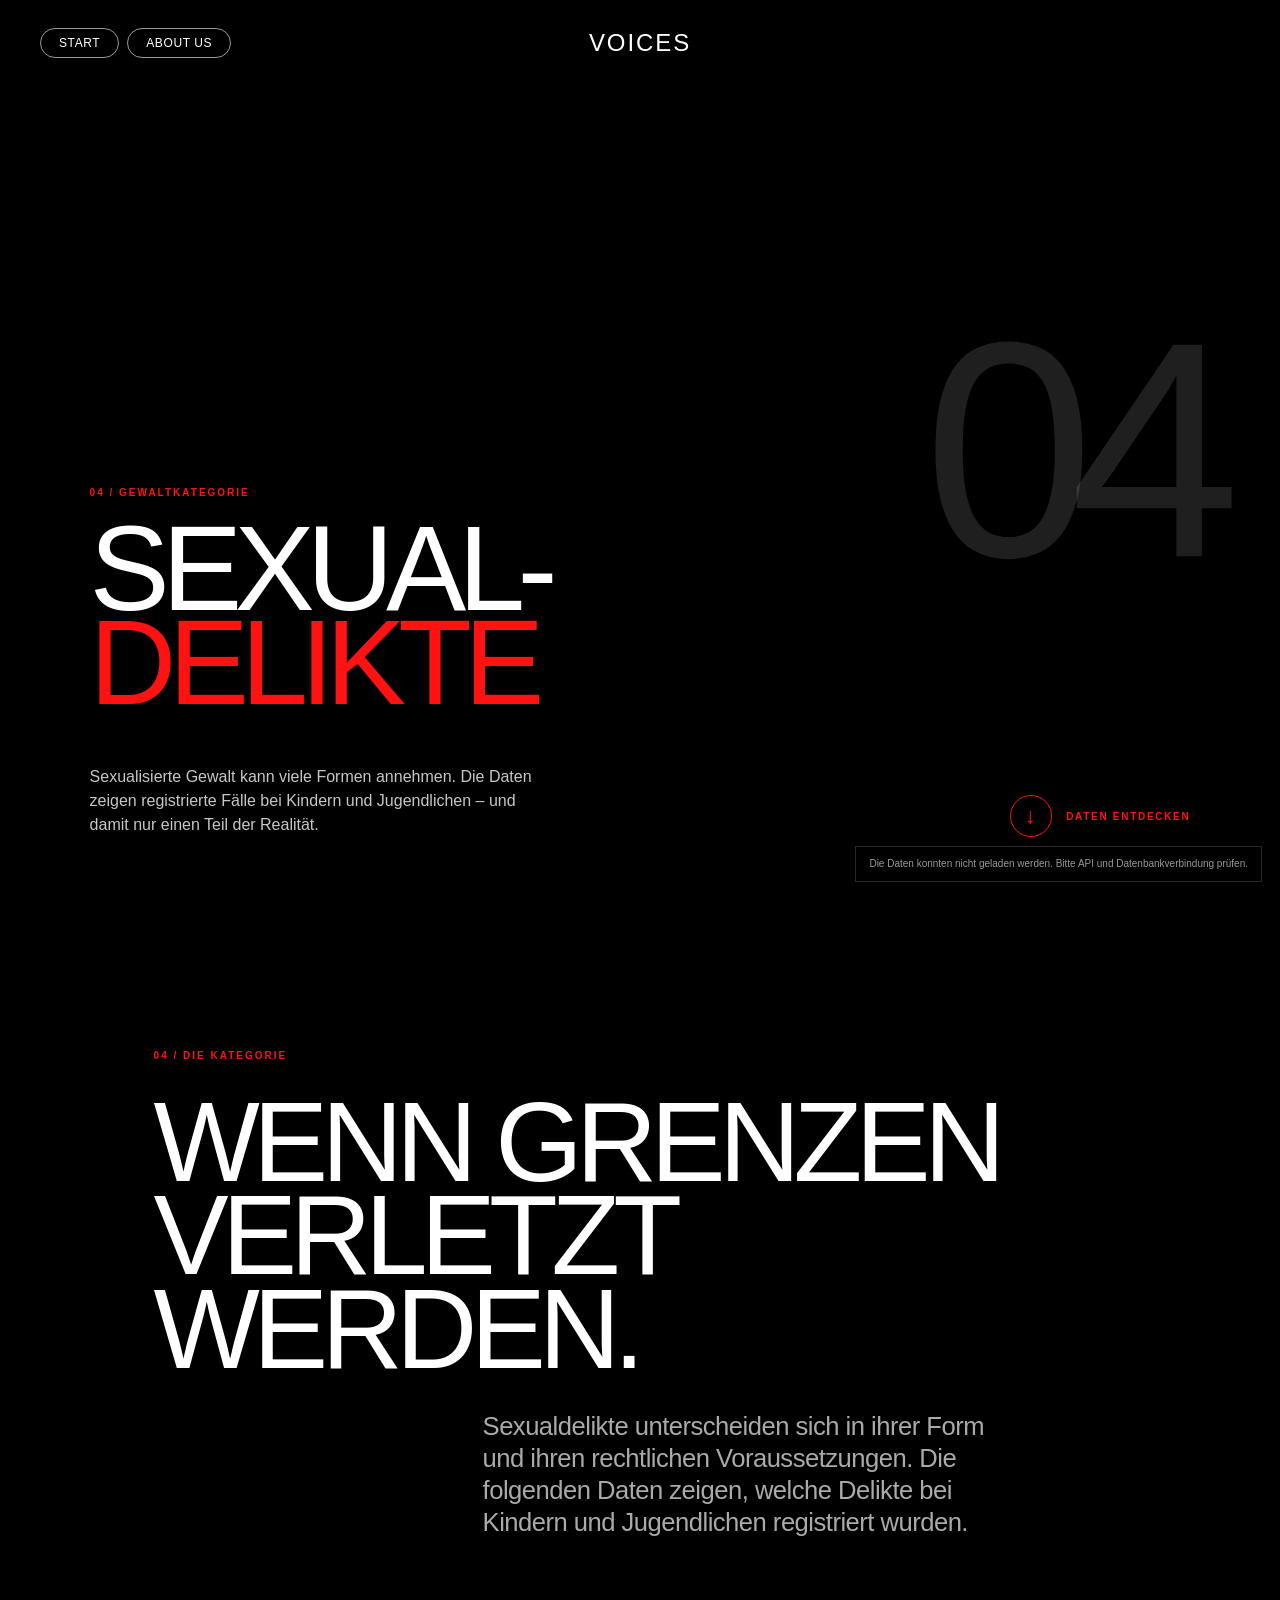
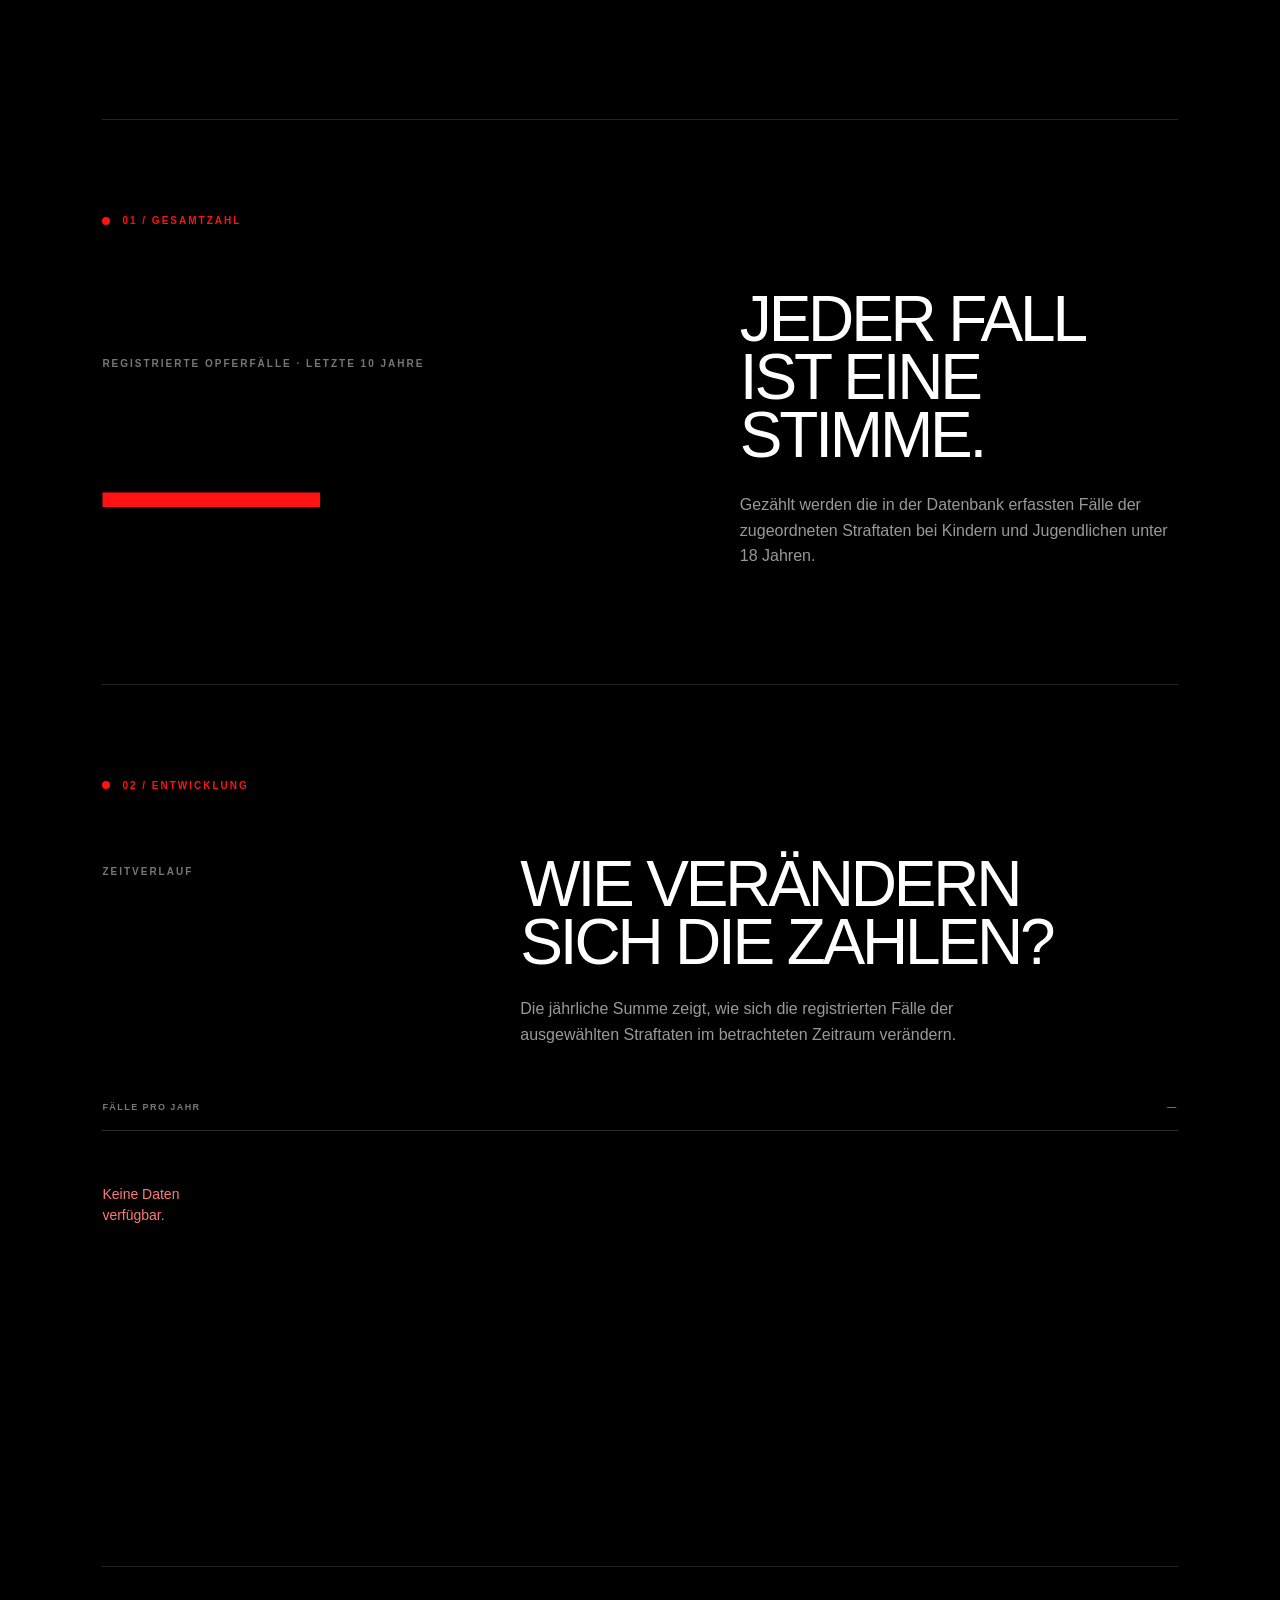
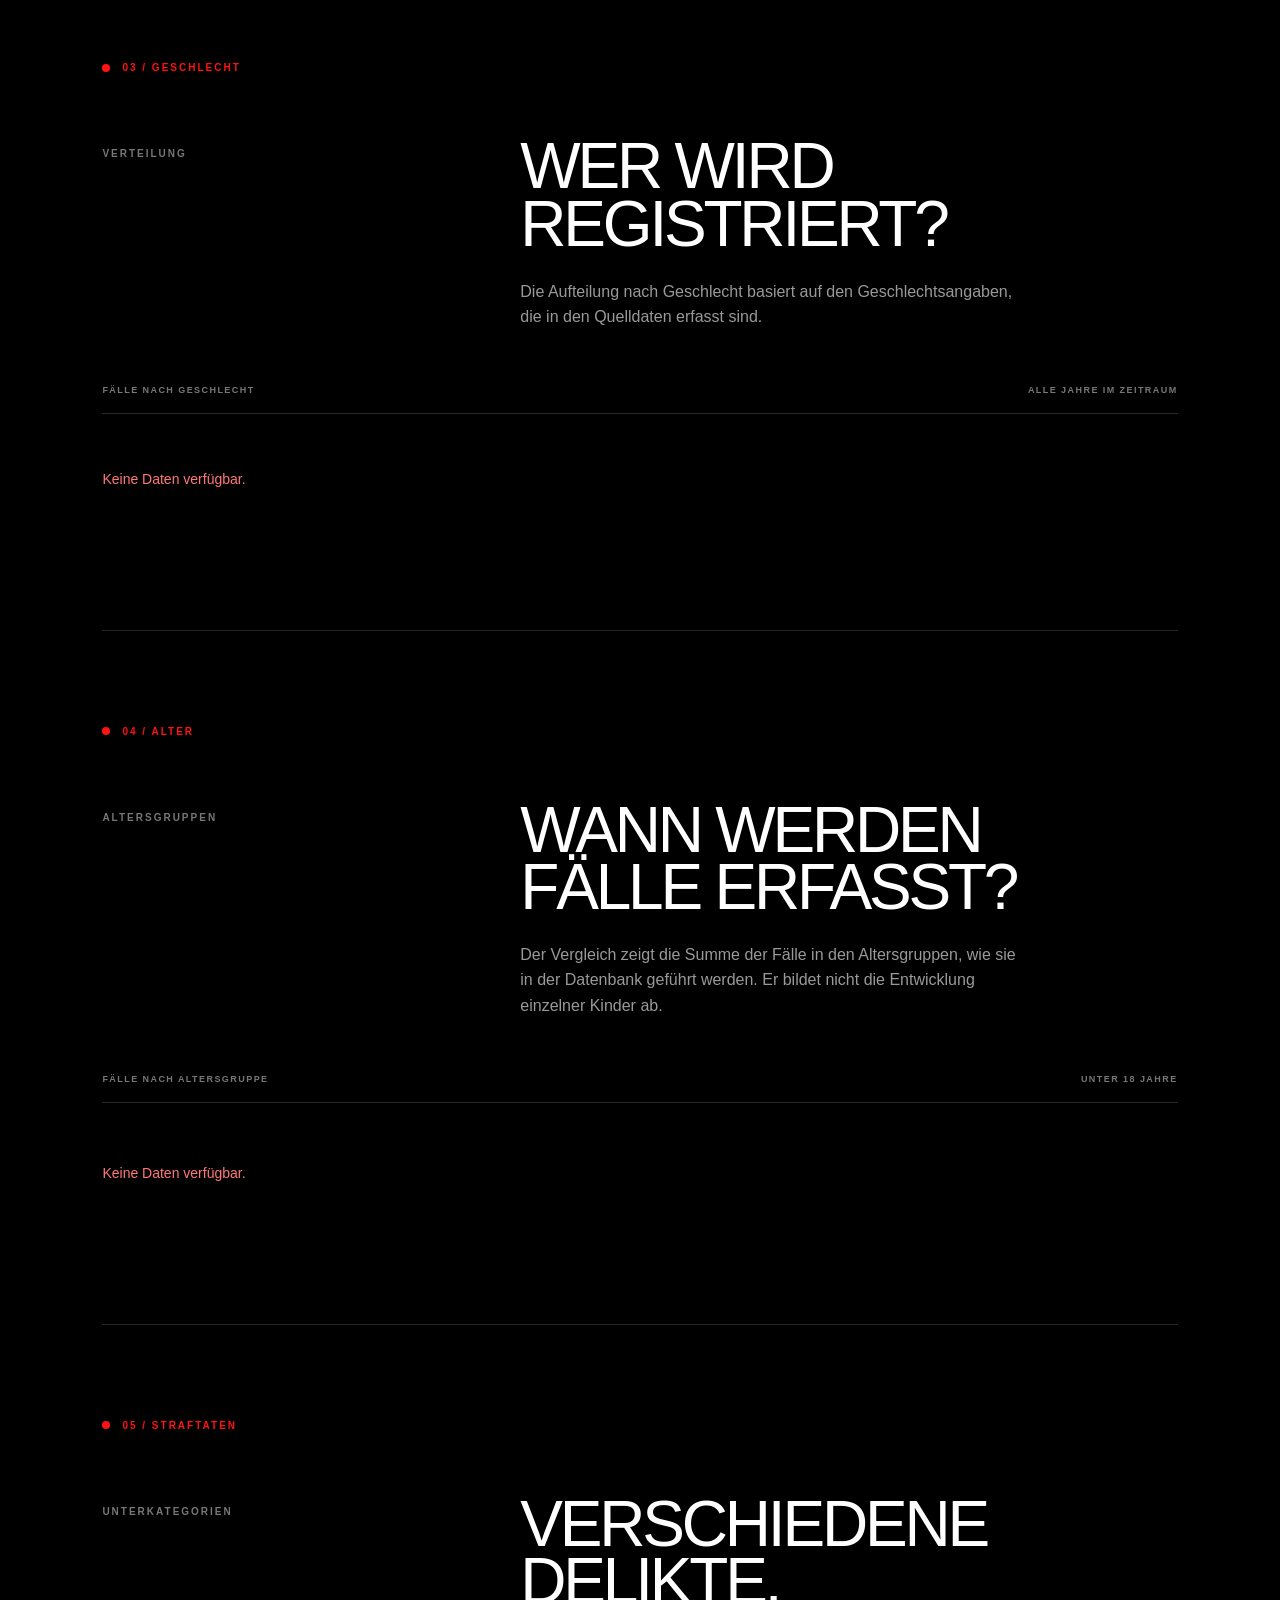
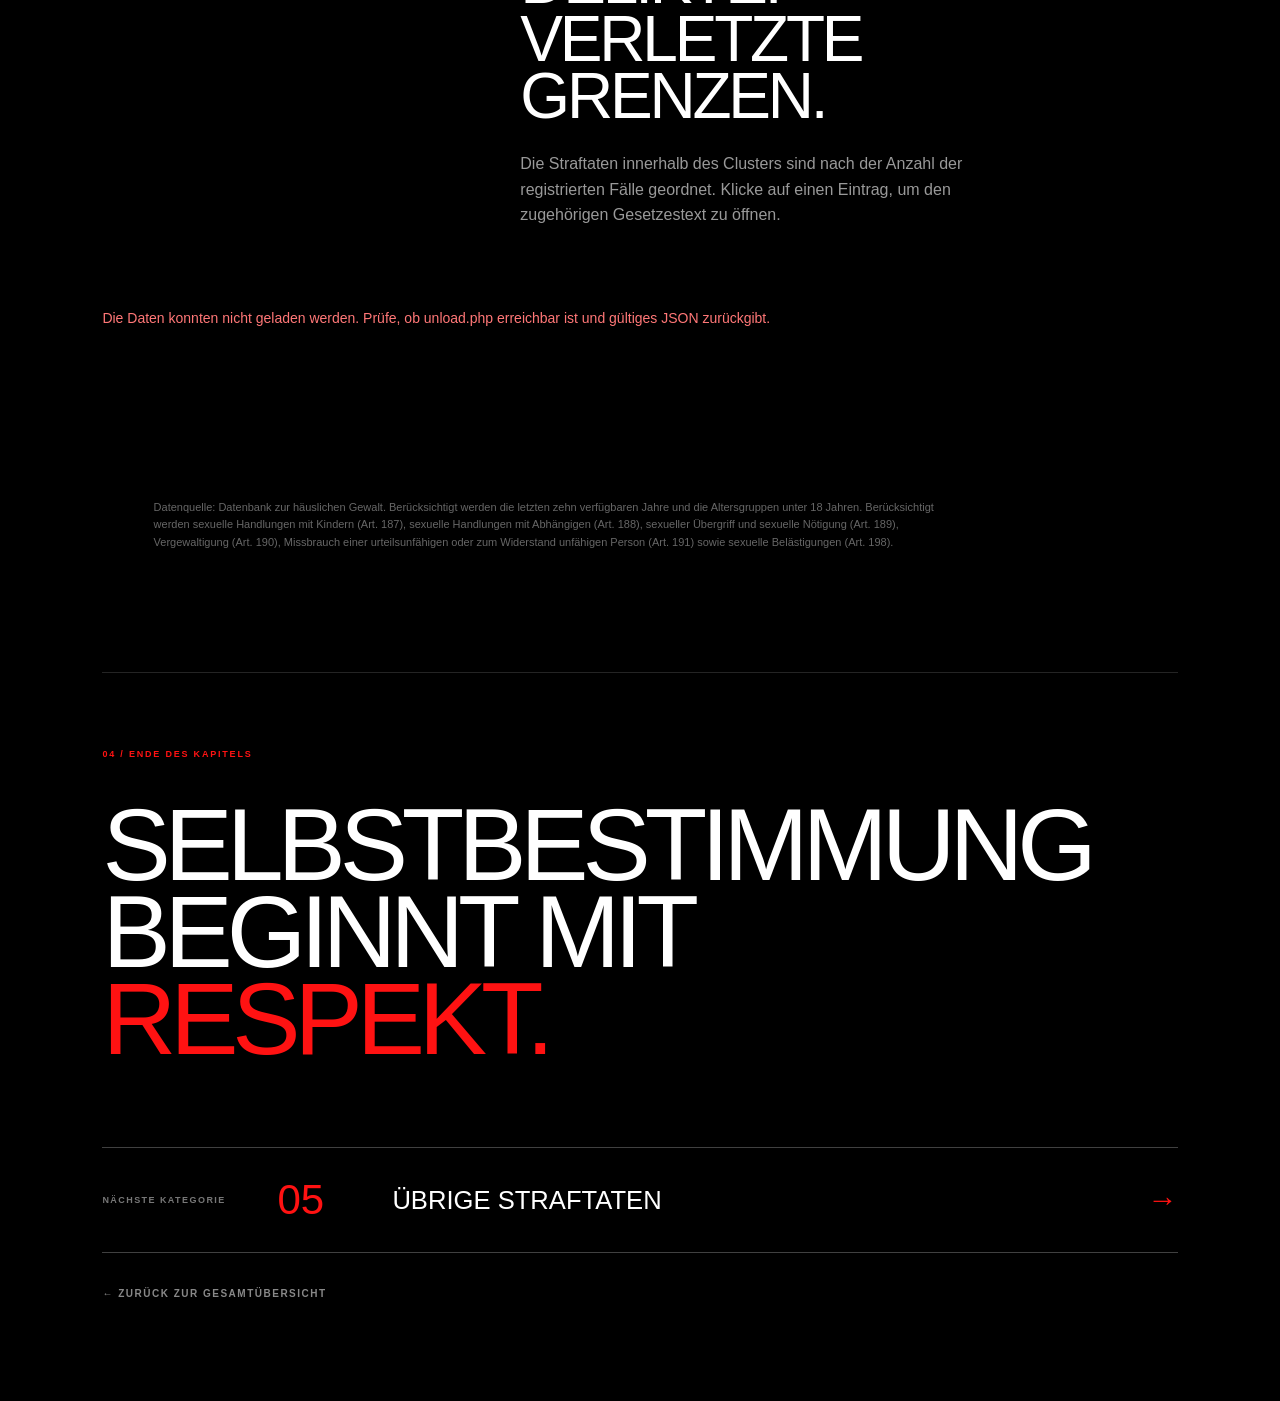
<file: IM3_php_project/sexualdelikte.html>
<!DOCTYPE html>
<html lang="de">
<head>
    <meta charset="UTF-8">
    <meta name="viewport" content="width=device-width, initial-scale=1.0">
    <meta name="theme-color" content="#000000">

    <title>Sexualdelikte — VOICES</title>

    <style>
        :root {
            --red: #ff1212;
            --white: #fff;
            --grey: #999;
            --muted: #666;
            --black: #000;
            --line: rgba(255,255,255,.16);
        }

        * {
            box-sizing: border-box;
            margin: 0;
            padding: 0;
        }

        html {
            scroll-behavior: smooth;
        }

        body {
            background: var(--black);
            color: var(--white);
            font-family: Arial, Helvetica, sans-serif;
            overflow-x: hidden;
        }

        a {
            color: inherit;
            text-decoration: none;
        }

        button,
        input {
            font: inherit;
        }

        /* HEADER */

        .site-header {
            position: fixed;
            z-index: 100;
            top: 28px;
            left: 40px;
            right: 40px;
            display: flex;
            align-items: center;
            justify-content: space-between;
            pointer-events: none;
        }

        .site-header a {
            pointer-events: auto;
        }

        .main-nav {
            display: flex;
            gap: 8px;
        }

        .nav-pill {
            padding: 7px 18px;
            border: 1px solid rgba(255,255,255,.6);
            border-radius: 100px;
            font-size: 12px;
            font-weight: 500;
            letter-spacing: .05em;
            transition: background .25s ease, color .25s ease;
        }

        .nav-pill:hover {
            background: #fff;
            color: #000;
        }

        .site-logo {
            position: absolute;
            left: 50%;
            transform: translateX(-50%);
            font-size: 24px;
            font-weight: 400;
            letter-spacing: .08em;
        }

        /* HERO */

        .category-hero {
            position: relative;
            width: 100%;
            min-height: 720px;
            height: 100svh;
            overflow: hidden;
            background: #000;
        }

        .category-hero-video {
            position: absolute;
            inset: 0;
            width: 100%;
            height: 100%;
            object-fit: cover;
            z-index: 0;
        }

        .hero-shade {
            position: absolute;
            inset: 0;
            z-index: 1;
            background: linear-gradient(
                    90deg,
                    rgba(0,0,0,.62),
                    rgba(0,0,0,.1) 68%,
                    rgba(0,0,0,.28)
            );
        }

        .category-nav {
            position: absolute;
            z-index: 10;
            top: 76px;
            left: 40px;
            display: flex;
            flex-direction: column;
            align-items: flex-start;
            gap: 4px;
        }

        .category-link {
            display: flex;
            align-items: center;
            gap: 13px;
            min-height: 35px;
            padding: 5px 14px 5px 6px;
            border-radius: 100px;
            color: rgba(255,255,255,.58);
            transition:
                    color .3s ease,
                    background .3s ease,
                    transform .35s ease;
        }

        .category-link:hover,
        .category-link.active {
            color: #fff;
            background: rgba(0,0,0,.32);
        }

        .category-link:hover {
            transform: translateX(5px);
        }

        .category-number {
            width: 27px;
            height: 27px;
            flex: 0 0 27px;
            display: grid;
            place-items: center;
            border: 1px solid rgba(255,255,255,.35);
            border-radius: 50%;
            font-size: 8px;
            font-weight: 700;
        }

        .category-link.active .category-number,
        .category-link:hover .category-number {
            color: #000;
            background: var(--red);
            border-color: var(--red);
        }

        .category-title {
            font-size: 9px;
            font-weight: 600;
            line-height: 1.25;
            letter-spacing: .12em;
        }

        .hero-content {
            position: absolute;
            z-index: 5;
            left: 7vw;
            right: 7vw;
            bottom: 7vh;
        }

        .eyebrow,
        .chapter-small,
        .stat-label,
        .section-marker {
            display: block;
            color: var(--red);
            font-size: 10px;
            font-weight: 700;
            letter-spacing: .2em;
        }

        .eyebrow {
            margin-bottom: 24px;
        }

        .hero-content h1 {
            max-width: 1200px;
            font-size: clamp(72px, 9.4vw, 155px);
            font-weight: 500;
            line-height: .78;
            letter-spacing: -.065em;
        }

        .hero-content h1 span {
            color: var(--red);
        }

        .hero-bottom {
            display: flex;
            justify-content: space-between;
            align-items: flex-end;
            gap: 60px;
            margin-top: 55px;
        }

        .hero-bottom p {
            width: min(460px, 42vw);
            color: rgba(255,255,255,.78);
            font-size: 16px;
            line-height: 1.5;
        }

        .scroll-link {
            display: flex;
            align-items: center;
            gap: 14px;
            color: var(--red);
            font-size: 10px;
            font-weight: 700;
            letter-spacing: .17em;
            white-space: nowrap;
        }

        .scroll-icon {
            display: grid;
            place-items: center;
            width: 42px;
            height: 42px;
            border: 1px solid var(--red);
            border-radius: 50%;
            font-size: 22px;
            transition:
                    color .25s ease,
                    background .25s ease,
                    transform .25s ease;
        }

        .scroll-link:hover .scroll-icon {
            background: var(--red);
            color: #000;
            transform: translateY(4px);
        }

        .hero-index {
            position: absolute;
            z-index: 3;
            right: 5vw;
            top: 50%;
            transform: translateY(-50%);
            color: rgba(255,255,255,.12);
            font-size: clamp(130px, 24vw, 360px);
            line-height: .8;
            letter-spacing: -.08em;
            pointer-events: none;
        }

        /* INHALTE */

        .category-story {
            position: relative;
            padding: 150px 8vw 100px;
            background: #000;
        }

        .chapter-intro {
            position: relative;
            z-index: 1;
            width: min(1000px, 90%);
            margin: 0 0 180px 4vw;
        }

        .chapter-intro h2 {
            margin: 35px 0;
            font-size: clamp(65px, 8.8vw, 140px);
            font-weight: 500;
            line-height: .83;
            letter-spacing: -.06em;
        }

        .chapter-intro p {
            width: min(520px, 90%);
            margin-left: 34%;
            color: #aaa;
            font-size: clamp(20px, 2vw, 30px);
            line-height: 1.25;
            letter-spacing: -.02em;
        }

        .data-section {
            position: relative;
            z-index: 1;
            max-width: 1200px;
            margin: 0 auto;
            padding: 95px 0 115px;
            border-top: 1px solid rgba(255,255,255,.14);
        }

        .section-marker {
            display: flex;
            align-items: center;
            gap: 12px;
            margin-bottom: 65px;
        }

        .section-marker > span {
            display: inline-block;
            width: 8px;
            height: 8px;
            border-radius: 50%;
            background: var(--red);
        }

        .total-layout {
            display: grid;
            grid-template-columns: 1.1fr .9fr;
            align-items: end;
            gap: 8vw;
        }

        .stat-label {
            color: #777;
            line-height: 1.5;
        }

        .big-number {
            display: block;
            margin-top: 20px;
            color: var(--red);
            font-size: clamp(100px, 17vw, 260px);
            font-weight: 500;
            line-height: .82;
            letter-spacing: -.08em;
            overflow-wrap: anywhere;
        }

        .total-copy h3,
        .section-heading h3 {
            font-size: clamp(42px, 5vw, 78px);
            font-weight: 500;
            line-height: .9;
            letter-spacing: -.05em;
        }

        .total-copy p,
        .section-heading p {
            max-width: 500px;
            margin-top: 28px;
            color: #999;
            font-size: 16px;
            line-height: 1.6;
        }

        .section-heading {
            display: grid;
            grid-template-columns: .7fr 1.3fr;
            column-gap: 5vw;
            align-items: start;
            margin-bottom: 55px;
        }

        .section-heading .stat-label {
            padding-top: 8px;
        }

        .section-heading p {
            grid-column: 2;
            margin-top: 25px;
        }

        .chart-panel {
            margin-top: 35px;
        }

        .chart-panel-heading {
            display: flex;
            justify-content: space-between;
            gap: 20px;
            padding-bottom: 18px;
            border-bottom: 1px solid var(--line);
            color: #777;
            font-size: 9px;
            font-weight: 700;
            letter-spacing: .16em;
        }

        /* JAHRESSÄULEN */

        .year-chart {
            min-height: 320px;
            display: grid;
            grid-template-columns: repeat(10, minmax(0, 1fr));
            align-items: stretch;
            gap: clamp(8px, 1.5vw, 22px);
            padding-top: 28px;
        }

        .year-bar-item {
            min-width: 0;
            display: grid;
            grid-template-rows: 24px 1fr 24px;
            justify-items: center;
            gap: 12px;
        }

        .year-bar-value {
            color: #888;
            font-size: 10px;
            text-align: center;
        }

        .year-bar-track {
            width: 100%;
            height: 100%;
            min-height: 220px;
            display: flex;
            align-items: flex-end;
            background: linear-gradient(
                    to top,
                    rgba(255,255,255,.035),
                    transparent
            );
            border-bottom: 1px solid rgba(255,255,255,.2);
        }

        .year-bar-fill {
            display: block;
            width: 100%;
            min-height: 2px;
            background: var(--red);
            transition: height .8s cubic-bezier(.22,1,.36,1);
        }

        .year-bar-label {
            color: #777;
            font-size: 10px;
        }

        /* HORIZONTALE BALKEN */

        .horizontal-chart {
            display: grid;
            gap: 30px;
            padding-top: 30px;
        }

        .bar-row {
            min-width: 0;
        }

        .bar-row-top {
            display: flex;
            justify-content: space-between;
            align-items: baseline;
            gap: 20px;
            margin-bottom: 12px;
        }

        .bar-label {
            color: #eee;
            font-size: 14px;
        }

        .bar-value {
            color: #fff;
            font-size: 20px;
            font-weight: 500;
        }

        .bar-track {
            height: 5px;
            overflow: hidden;
            background: #1b1b1b;
        }

        .bar-fill {
            display: block;
            width: 0;
            height: 100%;
            background: rgba(255,255,255,.65);
            animation: grow-bar 1s ease forwards;
        }

        .bar-fill.red {
            background: var(--red);
        }

        @keyframes grow-bar {
            from { width: 0; }
        }

        /* STRAFTATEN */

        .offence-list {
            margin-top: 30px;
        }

        .offence-row {
            display: grid;
            grid-template-columns: 50px minmax(0, 1fr) 120px;
            align-items: center;
            gap: 20px;
            min-height: 82px;
            border-top: 1px solid var(--line);
            transition: padding .25s ease;
        }

        .offence-row:last-child {
            border-bottom: 1px solid var(--line);
        }

        .offence-row:hover {
            padding-left: 12px;
        }

        .offence-rank {
            color: var(--red);
            font-size: 10px;
            letter-spacing: .12em;
        }

        .offence-name {
            color: #eee;
            font-size: 15px;
            line-height: 1.4;
        }

        .offence-value {
            color: #fff;
            font-size: 24px;
            font-weight: 500;
            text-align: right;
        }

        .data-note {
            max-width: 800px;
            margin: 30px 0 120px 4vw;
            color: #666;
            font-size: 11px;
            line-height: 1.6;
        }

        /* ABSCHLUSS */

        .category-outro {
            position: relative;
            padding: 70px 0 0;
            border-top: 1px solid rgba(255,255,255,.14);
        }

        .category-outro > span {
            color: var(--red);
            font-size: 9px;
            font-weight: 700;
            letter-spacing: .2em;
        }

        .category-outro h2 {
            margin: 40px 0 85px;
            font-size: clamp(55px, 8vw, 120px);
            font-weight: 500;
            line-height: .85;
            letter-spacing: -.06em;
        }

        .category-outro h2 em {
            color: var(--red);
            font-style: normal;
        }

        .next-category {
            display: grid;
            grid-template-columns: 150px 90px minmax(0, 1fr) 50px;
            align-items: center;
            gap: 25px;
            padding: 28px 0;
            border-top: 1px solid rgba(255,255,255,.25);
            border-bottom: 1px solid rgba(255,255,255,.25);
            transition: padding .3s ease;
        }

        .next-category:hover {
            padding-left: 15px;
            padding-right: 15px;
        }

        .next-category > span {
            color: #777;
            font-size: 9px;
            font-weight: 700;
            letter-spacing: .16em;
        }

        .next-category strong {
            color: var(--red);
            font-size: 42px;
            font-weight: 500;
        }

        .next-category p {
            font-size: clamp(17px, 2vw, 28px);
            line-height: 1.1;
        }

        .next-category b {
            color: var(--red);
            font-size: 30px;
            font-weight: 300;
            text-align: right;
        }

        .back-link {
            display: inline-block;
            margin-top: 35px;
            color: #888;
            font-size: 10px;
            font-weight: 700;
            letter-spacing: .15em;
        }

        .back-link:hover {
            color: #fff;
        }

        /* STATUS UND EINBLENDUNG */

        .data-status {
            position: fixed;
            z-index: 120;
            right: 18px;
            bottom: 18px;
            max-width: calc(100vw - 36px);
            padding: 10px 13px;
            border: 1px solid rgba(255,255,255,.16);
            background: rgba(0,0,0,.88);
            color: #999;
            font-size: 10px;
            line-height: 1.4;
            transition: opacity .5s ease;
        }

        .data-status.loaded {
            opacity: .45;
        }

        .empty-message,
        .loading-message,
        .error-message {
            padding: 25px 0;
            color: #888;
            font-size: 14px;
            line-height: 1.5;
        }

        .error-message {
            color: #ff7777;
        }

        .reveal {
            opacity: 0;
            transform: translateY(35px);
            filter: blur(4px);
            transition:
                    opacity .9s ease,
                    transform 1s cubic-bezier(.22,1,.36,1),
                    filter .9s ease;
        }

        .reveal.is-visible {
            opacity: 1;
            transform: translateY(0);
            filter: blur(0);
        }

        @media (max-width: 800px) {
            .site-header { top: 18px; left: 18px; right: 18px; }
            .nav-pill { padding: 6px 10px; font-size: 9px; }
            .site-logo { font-size: 17px; }

            .category-hero { min-height: 760px; height: 100svh; }
            .category-nav { top: 70px; left: 15px; gap: 1px; }
            .category-link { gap: 8px; min-height: 30px; padding: 3px 8px 3px 4px; }
            .category-number { width: 23px; height: 23px; flex-basis: 23px; font-size: 7px; }
            .category-title { font-size: 7px; letter-spacing: .07em; }

            .hero-content { left: 6vw; right: 6vw; bottom: 6vh; }
            .eyebrow { font-size: 8px; margin-bottom: 20px; }
            .hero-content h1 { font-size: clamp(48px, 14vw, 90px); }
            .hero-bottom { display: block; margin-top: 35px; }
            .hero-bottom p { width: min(420px, 100%); font-size: 14px; }
            .scroll-link { margin-top: 28px; font-size: 9px; }
            .hero-index { top: 48%; right: 3vw; font-size: 42vw; }

            .category-story { padding: 100px 6vw 60px; }
            .chapter-intro { width: 100%; margin: 0 0 100px; }
            .chapter-intro h2 { font-size: clamp(55px, 13vw, 90px); }
            .chapter-intro p { width: 94%; margin: 30px 0 0 6%; font-size: 19px; }

            .data-section { padding: 65px 0 75px; }
            .section-marker { margin-bottom: 40px; font-size: 9px; }
            .total-layout { grid-template-columns: 1fr; gap: 45px; }
            .big-number { font-size: clamp(95px, 27vw, 180px); }
            .total-copy h3,
            .section-heading h3 { font-size: clamp(42px, 10vw, 65px); }
            .section-heading { display: block; margin-bottom: 35px; }
            .section-heading .stat-label { margin-bottom: 25px; }
            .section-heading p { margin-top: 20px; font-size: 14px; }

            .chart-panel-heading { font-size: 7px; letter-spacing: .1em; }
            .year-chart { min-height: 240px; gap: 5px; padding-top: 20px; }
            .year-bar-item { grid-template-rows: 22px 1fr 20px; gap: 8px; }
            .year-bar-value { font-size: 8px; writing-mode: vertical-rl; transform: rotate(180deg); }
            .year-bar-track { min-height: 165px; }
            .year-bar-label { font-size: 8px; transform: rotate(-45deg); transform-origin: center; }

            .horizontal-chart { gap: 25px; }
            .bar-label { font-size: 12px; }
            .bar-value { font-size: 17px; }

            .offence-row { grid-template-columns: 28px minmax(0,1fr) 68px; gap: 10px; min-height: 72px; }
            .offence-name { font-size: 12px; }
            .offence-value { font-size: 18px; }

            .data-note { margin: 10px 0 80px; }
            .category-outro h2 { font-size: clamp(45px, 11vw, 75px); margin-bottom: 55px; }
            .next-category { grid-template-columns: 1fr 45px 2fr 20px; gap: 10px; padding: 22px 0; }
            .next-category > span { font-size: 7px; line-height: 1.4; }
            .next-category strong { font-size: 28px; }
            .next-category p { font-size: 12px; }
            .next-category b { font-size: 20px; }
            .back-link { line-height: 1.5; }
            .data-status { right: 10px; bottom: 10px; font-size: 9px; }
        }

        @media (prefers-reduced-motion: reduce) {
            html {
                scroll-behavior: auto;
            }

            *,
            *::before,
            *::after {
                animation-duration: .01ms !important;
                transition-duration: .01ms !important;
            }

            .reveal {
                opacity: 1;
                transform: none;
                filter: none;
            }
        }

        /* AUFKLAPPBARE GESETZESTEXTE */

        .offence-item {
            border-top: 1px solid var(--line);
        }

        .offence-item:last-child {
            border-bottom: 1px solid var(--line);
        }

        .offence-item .offence-row {
            width: 100%;
            min-height: 82px;
            display: grid;
            grid-template-columns: 50px minmax(0, 1fr) 120px 24px;
            align-items: center;
            gap: 20px;
            padding: 0;
            border: 0;
            background: transparent;
            color: inherit;
            text-align: left;
            cursor: pointer;
            transition: padding .25s ease;
        }

        .offence-item .offence-row:hover {
            padding-left: 12px;
        }

        .offence-item .offence-row:focus-visible {
            outline: 1px solid var(--red);
            outline-offset: -2px;
        }

        .offence-item .offence-row[aria-expanded="true"] .offence-toggle-icon {
            transform: rotate(45deg);
            color: var(--red);
        }

        .offence-item .offence-row.no-article {
            cursor: default;
        }

        .offence-item .offence-row.no-article:hover {
            padding-left: 0;
        }

        .offence-toggle-icon {
            color: #888;
            font-size: 25px;
            font-weight: 300;
            text-align: center;
            transition: transform .25s ease, color .25s ease;
        }

        .offence-detail {
            padding: 0 8% 32px 70px;
            color: #aaa;
            animation: article-reveal .3s ease both;
        }

        .offence-detail[hidden] {
            display: none;
        }

        .offence-article-heading {
            display: flex;
            flex-wrap: wrap;
            align-items: baseline;
            gap: 14px;
            margin-bottom: 18px;
            color: #fff;
        }

        .offence-article-heading h4 {
            font-size: 18px;
            font-weight: 500;
        }

        .offence-article-heading span {
            color: var(--red);
            font-size: 11px;
            font-weight: 700;
            letter-spacing: .08em;
        }

        .offence-detail p {
            max-width: 900px;
            margin: 0 0 14px;
            color: #aaa;
            font-size: 14px;
            line-height: 1.7;
        }

        .offence-detail p:last-child {
            margin-bottom: 0;
        }

        @keyframes article-reveal {
            from {
                opacity: 0;
                transform: translateY(-5px);
            }

            to {
                opacity: 1;
                transform: translateY(0);
            }
        }

        @media (max-width: 800px) {
            .offence-item .offence-row {
                grid-template-columns: 28px minmax(0, 1fr) 68px 18px;
                gap: 10px;
                min-height: 72px;
            }

            .offence-item .offence-row:hover { padding-left: 5px; }
            .offence-toggle-icon { font-size: 21px; }
            .offence-detail { padding: 0 4px 26px 38px; }
            .offence-article-heading h4 { font-size: 15px; }
            .offence-detail p { font-size: 12px; line-height: 1.65; }
        }

        /* INFOFELD DER SÄULEN */

        .year-bar-item {
            position: relative;
            cursor: help;
            outline: none;
        }

        .year-bar-item:hover .year-chart-tooltip,
        .year-bar-item:focus-visible .year-chart-tooltip {
            opacity: 1;
            visibility: visible;
            transform: translate(-50%, 0);
        }

        .year-chart-tooltip {
            position: absolute;
            z-index: 30;
            left: 50%;
            bottom: calc(100% - 30px);
            width: max-content;
            min-width: 220px;
            max-width: min(330px, 80vw);
            padding: 15px 16px;
            background: #151515;
            border: 1px solid rgba(255,255,255,.2);
            box-shadow: 0 12px 35px rgba(0,0,0,.55);
            color: #eee;
            text-align: left;
            opacity: 0;
            visibility: hidden;
            transform: translate(-50%, 8px);
            transition:
                    opacity .18s ease,
                    transform .18s ease,
                    visibility .18s ease;
            pointer-events: none;
        }

        .year-chart-tooltip-title {
            display: block;
            margin-bottom: 10px;
            color: var(--red);
            font-size: 12px;
            letter-spacing: .08em;
        }

        .year-chart-tooltip-row {
            display: grid;
            grid-template-columns: minmax(0, 1fr) auto;
            gap: 18px;
            padding: 7px 0;
            border-top: 1px solid rgba(255,255,255,.1);
            align-items: start;
        }

        .year-chart-tooltip-name {
            color: #ccc;
            font-size: 11px;
            line-height: 1.35;
            white-space: normal;
        }

        .year-chart-tooltip-value {
            color: #fff;
            font-size: 12px;
            font-weight: 600;
            white-space: nowrap;
        }

        .year-chart-tooltip-empty {
            color: #999;
            font-size: 11px;
            line-height: 1.4;
        }

        @media (max-width: 800px) {
            .year-chart-tooltip {
                min-width: 190px;
                max-width: min(260px, 76vw);
                padding: 12px;
            }

            .year-chart-tooltip-name {
                font-size: 10px;
            }
        }

        /* KREISDIAGRAMME */

        .pie-chart-layout {
            display: grid;
            grid-template-columns:
                minmax(170px, 240px)
                minmax(220px, 1fr)
                110px;
            align-items: center;
            column-gap: clamp(25px, 5vw, 70px);
            row-gap: 28px;
            padding-top: 35px;
        }

        .pie-chart {
            width: min(100%, 240px);
            aspect-ratio: 1;
            border-radius: 50%;
            border: 1px solid rgba(255,255,255,.14);
            box-shadow: 0 0 0 8px rgba(255,255,255,.015);
        }

        .pie-chart-legend {
            display: grid;
            gap: 0;
            min-width: 0;
        }

        .pie-legend-row {
            display: flex;
            align-items: center;
            justify-content: space-between;
            gap: 20px;
            padding: 15px 0;
            border-bottom: 1px solid var(--line);
        }

        .pie-legend-row:first-child {
            border-top: 1px solid var(--line);
        }

        .pie-legend-left {
            display: flex;
            align-items: flex-start;
            gap: 12px;
            min-width: 0;
        }

        .pie-legend-swatch {
            width: 10px;
            height: 10px;
            flex: 0 0 10px;
            margin-top: 4px;
            border-radius: 50%;
        }

        .pie-legend-label {
            color: #ddd;
            font-size: 14px;
            line-height: 1.4;
        }

        .pie-legend-right {
            display: flex;
            flex-direction: column;
            align-items: flex-end;
            gap: 4px;
            flex: 0 0 auto;
        }

        .pie-legend-value {
            color: #fff;
            font-size: 18px;
            font-weight: 500;
            white-space: nowrap;
        }

        .pie-legend-percentage {
            color: #888;
            font-size: 11px;
            white-space: nowrap;
        }

        .pie-chart-total {
            display: flex;
            flex-direction: column;
            align-items: flex-end;
            gap: 8px;
            padding-left: 15px;
        }

        .pie-chart-total span {
            color: #777;
            font-size: 9px;
            font-weight: 700;
            letter-spacing: .16em;
        }

        .pie-chart-total strong {
            color: var(--red);
            font-size: clamp(28px, 3vw, 44px);
            font-weight: 500;
            letter-spacing: -.04em;
        }

        @media (max-width: 800px) {
            .pie-chart-layout {
                grid-template-columns:
                    minmax(120px, 160px)
                    minmax(0, 1fr);
                column-gap: 22px;
                row-gap: 25px;
                padding-top: 25px;
            }

            .pie-chart { width: 100%; }
            .pie-legend-row { gap: 10px; padding: 12px 0; }
            .pie-legend-left { gap: 8px; }
            .pie-legend-label { font-size: 11px; }
            .pie-legend-value { font-size: 14px; }
            .pie-legend-percentage { font-size: 10px; }

            .pie-chart-total {
                grid-column: 1 / -1;
                align-items: flex-start;
                padding: 0;
            }

            .pie-chart-total strong {
                font-size: 32px;
            }
        }

        @media (max-width: 480px) {
            .pie-chart-layout {
                grid-template-columns: 1fr;
                justify-items: center;
            }

            .pie-chart { width: min(65vw, 210px); }
            .pie-chart-legend { width: 100%; }
            .pie-chart-total { justify-self: stretch; }
        }

        #gender-chart,
        #gender-chart canvas,
        #gender-chart svg,
        #gender-chart .pie-chart,
        #gender-chart .pie-slice {
            box-shadow: none !important;
            outline: none !important;
        }

        #gender-chart svg path {
            stroke: none !important;
            stroke-width: 0 !important;
        }

        #gender-chart canvas {
            border: none !important;
            background: transparent !important;
        }

        .category-page .category-nav {
            display: none !important;
        }

        /* HOVER UND RESPONSIVE DARSTELLUNG */

        .category-page img,
        .category-page video,
        .category-page svg {
            max-width: 100%;
        }

        .category-page .chapter-intro,
        .category-page .total-layout > *,
        .category-page .section-heading > *,
        .category-page .chart-panel,
        .category-page .pie-chart-layout > * {
            min-width: 0;
        }

        .category-page .reveal.is-visible {
            transform: none;
            filter: none;
        }

        #year-chart .year-bar-fill {
            transform: scale(1);
            transform-origin: center bottom;
            opacity: 1;
            pointer-events: none;
            transition:
                    height .8s cubic-bezier(.22, 1, .36, 1),
                    transform 220ms ease,
                    opacity 220ms ease;
        }

        #year-chart .year-bar-item.is-dimmed .year-bar-fill {
            opacity: .25;
        }

        #year-chart .year-bar-item.is-active {
            z-index: 5;
        }

        #year-chart .year-bar-item.is-active .year-bar-fill {
            opacity: 1;
            transform: scale(1.2, 1.04);
        }

        #year-chart .year-bar-item.is-active .year-bar-value {
            color: #fff;
        }

        #year-chart .year-bar-item:focus-visible .year-bar-fill {
            outline: 2px solid #fff;
            outline-offset: 3px;
        }

        #category-year-tooltip {
            position: fixed;
            inset: auto;
            z-index: 10000;
            width: min(360px, calc(100vw - 24px));
            min-width: 0;
            max-width: calc(100vw - 24px);
            max-height: calc(100dvh - 24px);
            overflow-y: auto;
            overscroll-behavior: contain;
            padding: 16px;
            opacity: 0;
            visibility: hidden;
            transform: none;
            pointer-events: auto;
            transition: opacity 160ms ease, visibility 160ms ease;
        }

        #category-year-tooltip.is-visible {
            opacity: 1;
            visibility: visible;
        }

        .category-tooltip-heading {
            display: flex;
            align-items: center;
            justify-content: space-between;
            gap: 12px;
            margin-bottom: 8px;
        }

        #category-year-tooltip .year-chart-tooltip-title {
            min-width: 0;
            margin: 0;
            font-size: 14px;
            line-height: 1.4;
        }

        .category-tooltip-close {
            flex: 0 0 44px;
            width: 44px;
            height: 44px;
            border: 1px solid #555;
            background: transparent;
            color: #fff;
            font: inherit;
            font-size: 24px;
            cursor: pointer;
        }

        .category-tooltip-close:focus-visible {
            outline: 2px solid #fff;
            outline-offset: 3px;
        }

        #category-year-tooltip .year-chart-tooltip-row {
            grid-template-columns: minmax(0, 1fr) auto;
            gap: 16px;
        }

        #category-year-tooltip .year-chart-tooltip-name {
            font-size: 13px;
            line-height: 1.5;
            overflow-wrap: anywhere;
        }

        #category-year-tooltip .year-chart-tooltip-value {
            font-size: 14px;
        }

        .category-page .pie-legend-left,
        .category-page .pie-legend-label {
            min-width: 0;
            overflow-wrap: anywhere;
        }

        @media (max-width: 1024px) {
            .category-page .pie-chart-layout {
                grid-template-columns:
                    minmax(160px, 220px)
                    minmax(0, 1fr);
                column-gap: 32px;
            }

            .category-page .pie-chart-total {
                grid-column: 1 / -1;
                padding: 0;
                align-items: flex-start;
            }

            .category-page .hero-content h1 {
                font-size: clamp(40px, 7.4vw, 88px);
            }
        }

        @media (max-width: 800px) {
            .category-page .site-header {
                top: max(12px, env(safe-area-inset-top));
                left: 16px;
                right: 16px;
                gap: 12px;
            }

            .category-page .main-nav {
                gap: 6px;
                min-width: 0;
            }

            .category-page .nav-pill {
                display: inline-flex;
                align-items: center;
                justify-content: center;
                min-height: 44px;
                padding: 10px 12px;
                font-size: 10px;
                white-space: nowrap;
            }

            .category-page .site-logo {
                position: static;
                flex: 0 0 auto;
                transform: none;
                font-size: 18px;
            }

            .category-page .category-hero {
                display: flex;
                align-items: flex-end;
                min-height: 100svh;
                height: auto;
            }

            .category-page .hero-content {
                position: relative;
                inset: auto;
                width: 100%;
                min-width: 0;
                padding: 140px 20px 48px;
            }

            .category-page .hero-content h1 {
                font-size: clamp(30px, 8.4vw, 64px);
                line-height: .95;
                overflow-wrap: anywhere;
                hyphens: auto;
            }

            .category-page .hero-bottom {
                display: grid;
                gap: 24px;
                margin-top: 28px;
            }

            .category-page .hero-bottom p {
                width: 100%;
                max-width: 44ch;
                font-size: 16px;
                line-height: 1.55;
            }

            .category-page .eyebrow,
            .category-page .chapter-small,
            .category-page .stat-label,
            .category-page .section-marker {
                font-size: 11px;
                line-height: 1.5;
                letter-spacing: .12em;
            }

            .category-page .scroll-link {
                min-height: 44px;
                margin-top: 0;
                font-size: 11px;
                line-height: 1.5;
                white-space: normal;
            }

            .category-page .hero-index {
                top: 35%;
            }

            .category-page .category-story {
                padding: 64px 20px;
            }

            .category-page .chapter-intro {
                width: 100%;
                margin: 0 0 72px;
            }

            .category-page .chapter-intro h2 {
                font-size: clamp(34px, 10vw, 68px);
                line-height: .98;
                overflow-wrap: anywhere;
            }

            .category-page .chapter-intro p {
                width: 100%;
                margin: 24px 0 0;
                font-size: 18px;
                line-height: 1.55;
            }

            .category-page .data-section {
                padding: 48px 0 56px;
            }

            .category-page .section-marker {
                margin-bottom: 28px;
            }

            .category-page .total-layout {
                grid-template-columns: minmax(0, 1fr);
                gap: 32px;
            }

            .category-page .big-number {
                font-size: clamp(64px, 22vw, 140px);
                white-space: nowrap;
                overflow-wrap: normal;
                letter-spacing: -.055em;
            }

            .category-page .total-copy h3,
            .category-page .section-heading h3 {
                font-size: clamp(28px, 8vw, 48px);
                line-height: 1.04;
                overflow-wrap: anywhere;
            }

            .category-page .total-copy p,
            .category-page .section-heading p {
                font-size: 16px;
                line-height: 1.65;
            }

            .category-page .section-heading {
                display: block;
                margin-bottom: 28px;
            }

            .category-page .chart-panel-heading {
                flex-wrap: wrap;
                gap: 8px 16px;
                font-size: 11px;
                line-height: 1.5;
                letter-spacing: .08em;
            }

            .category-page #year-chart {
                grid-template-columns: repeat(10, minmax(48px, 1fr));
                gap: 12px;
                min-height: 300px;
                width: 100%;
                overflow-x: auto;
                overflow-y: hidden;
                overscroll-behavior-x: contain;
                padding: 24px 8px 20px;
                scrollbar-width: thin;
                scrollbar-color: #ff1212 #222;
            }

            .category-page .year-bar-item {
                grid-template-rows: 28px 1fr 28px;
                gap: 10px;
                touch-action: pan-x pan-y;
            }

            .category-page .year-bar-value {
                font-size: 12px;
                line-height: 1.5;
                writing-mode: horizontal-tb;
                transform: none;
                white-space: nowrap;
            }

            .category-page .year-bar-label {
                font-size: 12px;
                line-height: 1.5;
                transform: none;
                white-space: nowrap;
            }

            .category-page .year-bar-track {
                min-height: 190px;
            }

            .category-page .chart-panel:has(.year-chart)::after {
                content: "Seitlich wischen, um alle Jahre zu sehen.";
                display: block;
                margin-top: 12px;
                color: #aaa;
                font-size: 13px;
                line-height: 1.5;
            }

            .category-page .pie-chart-layout {
                grid-template-columns: minmax(0, 1fr);
                justify-items: center;
                gap: 28px;
                padding-top: 28px;
            }

            .category-page .pie-chart {
                width: min(76vw, 280px);
                max-width: 100%;
            }

            .category-page .pie-chart-legend {
                width: 100%;
            }

            .category-page .pie-legend-row {
                gap: 16px;
                padding: 16px 0;
            }

            .category-page .pie-legend-label {
                font-size: 15px;
                line-height: 1.5;
            }

            .category-page .pie-legend-value {
                font-size: 21px;
            }

            .category-page .pie-legend-percentage {
                font-size: 13px;
            }

            .category-page .pie-chart-total {
                justify-self: stretch;
                gap: 8px;
            }

            .category-page .pie-chart-total span {
                font-size: 11px;
            }

            .category-page .offence-item .offence-row {
                grid-template-columns: 24px minmax(0, 1fr) auto 24px;
                gap: 8px;
                min-height: 76px;
                padding: 12px 0;
            }

            .category-page .offence-item .offence-row:hover {
                padding-left: 0;
            }

            .category-page .offence-name {
                font-size: 14px;
                line-height: 1.5;
                overflow-wrap: anywhere;
            }

            .category-page .offence-value {
                font-size: 18px;
                white-space: nowrap;
            }

            .category-page .offence-detail {
                padding: 4px 0 24px;
            }

            .category-page .offence-article-heading h4 {
                font-size: 18px;
                overflow-wrap: anywhere;
            }

            .category-page .offence-detail p {
                font-size: 16px;
                line-height: 1.7;
            }

            .category-page .data-note,
            .category-page .back-link {
                font-size: 13px;
                line-height: 1.65;
            }

            .category-page .back-link {
                min-height: 44px;
                padding: 12px 0;
            }

            .category-page .category-outro h2 {
                font-size: clamp(32px, 9vw, 60px);
                line-height: 1.02;
                overflow-wrap: anywhere;
            }

            .category-page .next-category {
                grid-template-columns: 44px minmax(0, 1fr) 24px;
                gap: 12px;
            }

            .category-page .next-category > span {
                grid-column: 1 / -1;
                font-size: 11px;
            }

            .category-page .next-category p {
                font-size: 14px;
                line-height: 1.4;
                overflow-wrap: anywhere;
            }

            #category-year-tooltip {
                max-height: min(52dvh, 380px);
            }

            .category-page .data-status {
                max-width: calc(100vw - 24px);
                font-size: 11px;
                bottom: max(12px, env(safe-area-inset-bottom));
                pointer-events: none;
            }
        }

        @media (prefers-reduced-motion: reduce) {
            #year-chart .year-bar-fill,
            #category-year-tooltip {
                transition: none;
            }
        }
    </style>
</head>

<body class="category-page sexual-page">

<header class="site-header" id="header">
    <nav class="main-nav" aria-label="Hauptnavigation">
        <a class="nav-pill" href="index.html">START</a>
        <a class="nav-pill" href="index.html#about">ABOUT US</a>
    </nav>

    <a
            class="site-logo"
            href="index.html"
            aria-label="VOICES – Startseite"
    >
        VOICES
    </a>
</header>

<main>

    <!-- HERO -->

    <section class="category-hero" id="top">
        <video
                class="category-hero-video"
                autoplay
                muted
                loop
                playsinline
                aria-hidden="true"
        >
            <source
                    src="assets/Videos/Trampolin.mp4"
                    type="video/mp4"
            >
        </video>

        <div class="hero-shade"></div>

        <nav class="category-nav" aria-label="Gewaltkategorien">
            <a class="category-link" href="koerperliche-gewalt.html">
                <span class="category-number">01</span>
                <span class="category-title">
                    KÖRPERLICHE GEWALT<br>&amp; TÖTUNG
                </span>
            </a>

            <a class="category-link" href="verbale-gewalt.html">
                <span class="category-number">02</span>
                <span class="category-title">
                    VERBALE/DIGITALE GEWALT<br>&amp; EHRVERLETZUNG
                </span>
            </a>

            <a class="category-link" href="drohung-zwang.html">
                <span class="category-number">03</span>
                <span class="category-title">
                    DROHUNG, ZWANG<br>&amp; FREIHEITSENTZUG
                </span>
            </a>

            <a
                    class="category-link active"
                    href="sexualdelikte.html"
                    aria-current="page"
            >
                <span class="category-number">04</span>
                <span class="category-title">SEXUALDELIKTE</span>
            </a>

            <a class="category-link" href="uebrige-straftaten.html">
                <span class="category-number">05</span>
                <span class="category-title">ÜBRIGE STRAFTATEN</span>
            </a>
        </nav>

        <div class="hero-content">
            <span class="eyebrow">04 / GEWALTKATEGORIE</span>

            <h1>
                SEXUAL-<br>
                <span>DELIKTE</span>
            </h1>

            <div class="hero-bottom">
                <p>
                    Sexualisierte Gewalt kann viele Formen annehmen.
                    Die Daten zeigen registrierte Fälle bei Kindern
                    und Jugendlichen – und damit nur einen Teil der Realität.
                </p>

                <a class="scroll-link" href="#category-story">
                    <span class="scroll-icon">↓</span>
                    DATEN ENTDECKEN
                </a>
            </div>
        </div>

        <span class="hero-index" aria-hidden="true">04</span>
    </section>

    <!-- INHALTE -->

    <section class="category-story" id="category-story">

        <div class="chapter-intro reveal">
            <span class="chapter-small">04 / DIE KATEGORIE</span>

            <h2>
                WENN GRENZEN<br>
                VERLETZT<br>
                WERDEN.
            </h2>

            <p>
                Sexualdelikte unterscheiden sich in ihrer Form und
                ihren rechtlichen Voraussetzungen. Die folgenden Daten
                zeigen, welche Delikte bei Kindern und Jugendlichen
                registriert wurden.
            </p>
        </div>

        <!-- ERSTE GRAFIK -->

        <section
                class="data-section reveal"
                aria-labelledby="total-heading"
        >
            <div class="section-marker">
                <span></span>
                01 / GESAMTZAHL
            </div>

            <div class="total-layout">
                <div>
                    <span class="stat-label">
                        REGISTRIERTE OPFERFÄLLE · LETZTE 10 JAHRE
                    </span>

                    <strong class="big-number" id="total-cases">—</strong>
                </div>

                <div class="total-copy">
                    <h3 id="total-heading">
                        JEDER FALL<br>
                        IST EINE STIMME.
                    </h3>

                    <p>
                        Gezählt werden die in der Datenbank erfassten
                        Fälle der zugeordneten Straftaten bei Kindern
                        und Jugendlichen unter 18 Jahren.
                    </p>
                </div>
            </div>
        </section>

        <!-- ZWEITE GRAFIK -->

        <section
                class="data-section reveal"
                aria-labelledby="trend-heading"
        >
            <div class="section-marker">
                <span></span>
                02 / ENTWICKLUNG
            </div>

            <div class="section-heading">
                <span class="stat-label">ZEITVERLAUF</span>

                <h3 id="trend-heading">
                    WIE VERÄNDERN<br>
                    SICH DIE ZAHLEN?
                </h3>

                <p>
                    Die jährliche Summe zeigt, wie sich die
                    registrierten Fälle der ausgewählten Straftaten
                    im betrachteten Zeitraum verändern.
                </p>
            </div>

            <div class="chart-panel">
                <div class="chart-panel-heading">
                    <span>FÄLLE PRO JAHR</span>
                    <span id="period-label">—</span>
                </div>

                <div
                        id="year-chart"
                        class="bar-chart year-chart"
                        role="group"
                        aria-label="Registrierte Fälle pro Jahr"
                ></div>
            </div>
        </section>

        <!-- DRITTE GRAFIK -->

        <section
                class="data-section reveal"
                aria-labelledby="gender-heading"
        >
            <div class="section-marker">
                <span></span>
                03 / GESCHLECHT
            </div>

            <div class="section-heading">
                <span class="stat-label">VERTEILUNG</span>

                <h3 id="gender-heading">
                    WER WIRD<br>
                    REGISTRIERT?
                </h3>

                <p>
                    Die Aufteilung nach Geschlecht basiert auf den
                    Geschlechtsangaben, die in den Quelldaten erfasst sind.
                </p>
            </div>

            <div class="chart-panel">
                <div class="chart-panel-heading">
                    <span>FÄLLE NACH GESCHLECHT</span>
                    <span>ALLE JAHRE IM ZEITRAUM</span>
                </div>

                <div
                        id="gender-chart"
                        class="horizontal-chart"
                        role="img"
                        aria-label="Registrierte Fälle nach Geschlecht"
                ></div>
            </div>
        </section>

        <!-- VIERTE GRAFIK -->

        <section
                class="data-section reveal"
                aria-labelledby="age-heading"
        >
            <div class="section-marker">
                <span></span>
                04 / ALTER
            </div>

            <div class="section-heading">
                <span class="stat-label">ALTERSGRUPPEN</span>

                <h3 id="age-heading">
                    WANN WERDEN<br>
                    FÄLLE ERFASST?
                </h3>

                <p>
                    Der Vergleich zeigt die Summe der Fälle in den
                    Altersgruppen, wie sie in der Datenbank geführt
                    werden. Er bildet nicht die Entwicklung einzelner
                    Kinder ab.
                </p>
            </div>

            <div class="chart-panel">
                <div class="chart-panel-heading">
                    <span>FÄLLE NACH ALTERSGRUPPE</span>
                    <span>UNTER 18 JAHRE</span>
                </div>

                <div
                        id="age-chart"
                        class="horizontal-chart pie-chart-layout"
                        role="img"
                        aria-label="Registrierte Fälle nach Altersgruppe"
                >
                    <div
                            class="pie-chart"
                            style="background: #333"
                            aria-hidden="true"
                    ></div>

                    <div class="pie-chart-legend">
                        <div class="pie-legend-row">
                            <div class="pie-legend-left">
                                <span
                                        class="pie-legend-swatch"
                                        style="background: #ff1212"
                                        aria-hidden="true"
                                ></span>

                                <span class="pie-legend-label">
                                    Unter 10 Jahre
                                </span>
                            </div>

                            <div class="pie-legend-right">
                                <strong class="pie-legend-value">—</strong>
                            </div>
                        </div>

                        <div class="pie-legend-row">
                            <div class="pie-legend-left">
                                <span
                                        class="pie-legend-swatch"
                                        style="background: #f1f1f1"
                                        aria-hidden="true"
                                ></span>

                                <span class="pie-legend-label">
                                    10–14 Jahre
                                </span>
                            </div>

                            <div class="pie-legend-right">
                                <strong class="pie-legend-value">—</strong>
                            </div>
                        </div>

                        <div class="pie-legend-row">
                            <div class="pie-legend-left">
                                <span
                                        class="pie-legend-swatch"
                                        style="background: #777777"
                                        aria-hidden="true"
                                ></span>

                                <span class="pie-legend-label">
                                    15–17 Jahre
                                </span>
                            </div>

                            <div class="pie-legend-right">
                                <strong class="pie-legend-value">—</strong>
                            </div>
                        </div>
                    </div>

                    <div class="pie-chart-total">
                        <span>GESAMT</span>
                        <strong>—</strong>
                    </div>
                </div>
            </div>
        </section>

        <!-- STRAFTATEN -->

        <section
                class="data-section reveal"
                aria-labelledby="offence-heading"
        >
            <div class="section-marker">
                <span></span>
                05 / STRAFTATEN
            </div>

            <div class="section-heading">
                <span class="stat-label">UNTERKATEGORIEN</span>

                <h3 id="offence-heading">
                    VERSCHIEDENE DELIKTE.<br>
                    VERLETZTE GRENZEN.
                </h3>

                <p>
                    Die Straftaten innerhalb des Clusters sind nach
                    der Anzahl der registrierten Fälle geordnet.
                    Klicke auf einen Eintrag, um den zugehörigen
                    Gesetzestext zu öffnen.
                </p>
            </div>

            <div
                    class="offence-list"
                    id="offence-chart"
                    role="list"
                    aria-label="Registrierte Fälle nach Straftat"
            >
                <p class="loading-message">Daten werden geladen …</p>
            </div>
        </section>

        <p class="data-note">
            Datenquelle: Datenbank zur häuslichen Gewalt.
            Berücksichtigt werden die letzten zehn verfügbaren Jahre
            und die Altersgruppen unter 18 Jahren. Berücksichtigt
            werden sexuelle Handlungen mit Kindern (Art. 187),
            sexuelle Handlungen mit Abhängigen (Art. 188),
            sexueller Übergriff und sexuelle Nötigung (Art. 189),
            Vergewaltigung (Art. 190), Missbrauch einer urteilsunfähigen
            oder zum Widerstand unfähigen Person (Art. 191) sowie
            sexuelle Belästigungen (Art. 198).
        </p>

        <!-- KAPITELENDE -->

        <div class="category-outro reveal">
            <span>04 / ENDE DES KAPITELS</span>

            <h2>
                SELBSTBESTIMMUNG<br>
                BEGINNT MIT<br>
                <em>RESPEKT.</em>
            </h2>

            <a href="uebrige-straftaten.html" class="next-category">
                <span>NÄCHSTE KATEGORIE</span>
                <strong>05</strong>
                <p>ÜBRIGE STRAFTATEN</p>
                <b aria-hidden="true">→</b>
            </a>

            <a class="back-link" href="index.html#story">
                ← ZURÜCK ZUR GESAMTÜBERSICHT
            </a>
        </div>
    </section>
</main>

<div
        id="data-status"
        class="data-status"
        role="status"
        aria-live="polite"
>
    Daten werden geladen …
</div>

<script>
    document.addEventListener("DOMContentLoaded", () => {

        /* ALTERSGRUPPEN */

        const ageLabels = {
            kids: "Unter 10 Jahre",
            teens: "10–14 Jahre",
            youngadult: "15–17 Jahre"
        };

        const ageOrder = ["kids", "teens", "youngadult"];

        /* STRAFTATEN DIESER KATEGORIE */

        const offenceMatches = [
            "Sexuelle Handlungen mit Kindern (Art. 187)",
            "Sexuelle Handlungen mit Abhängigen (Art. 188)",
            "Sexueller Übergriff und sexuelle Nötigung (Art. 189)",
            "Vergewaltigung (Art. 190)",
            "Missbrauch einer urteilsunfähigen oder zum Widerstand unfähigen Person (Art. 191)",
            "Sexuelle Belästigungen (Art. 198)"
        ];

        /* HILFSFUNKTIONEN */

        const normalize = value =>
            String(value ?? "")
                .trim()
                .toLowerCase()
                .replace(/\s+/g, " ");

        const number = value => {
            const parsed = Number(
                String(value ?? "0")
                    .replace(/'/g, "")
                    .replace(/,/g, "")
                    .trim()
            );

            return Number.isFinite(parsed) ? parsed : 0;
        };

        const format = value =>
            Math.round(value).toLocaleString("de-CH");

        const isRelevantOffence = name =>
            offenceMatches.some(
                term => normalize(name).includes(normalize(term))
            );

        const normalizeAge = value => {
            const key = normalize(value)
                .replace(/[‐‑‒–—−]/g, "-")
                .replace(/\s*-\s*/g, "-");

            const aliases = {
                "kids": "kids",
                "<10": "kids",
                "unter 10": "kids",
                "unter 10 jahre": "kids",
                "0-9": "kids",
                "0-9 jahre": "kids",

                "teens": "teens",
                "10-14": "teens",
                "10-14 jahre": "teens",

                "youngadult": "youngadult",
                "15-17": "youngadult",
                "15-17 jahre": "youngadult"
            };

            return aliases[key] || key;
        };

        const isUnder18 = row =>
            ageOrder.includes(normalizeAge(row.altersgruppe));

        const sumBy = (rows, keyFn) => {
            const result = new Map();

            rows.forEach(row => {
                const key = keyFn(row);

                result.set(
                    key,
                    (result.get(key) || 0) + number(row.anzahl)
                );
            });

            return result;
        };

        /* HORIZONTALE BALKEN */

        function renderBars(container, entries, options = {}) {
            container.replaceChildren();

            if (!entries.length) {
                container.innerHTML =
                    '<p class="empty-message">Für diese Auswahl liegen keine Daten vor.</p>';
                return;
            }

            const max = Math.max(
                ...entries.map(entry => entry.value),
                1
            );

            entries.forEach((entry, index) => {
                const row = document.createElement("div");
                row.className = "bar-row";

                const top = document.createElement("div");
                top.className = "bar-row-top";

                const label = document.createElement("span");
                label.className = "bar-label";
                label.textContent = entry.label;

                const value = document.createElement("strong");
                value.className = "bar-value";
                value.textContent = format(entry.value);

                top.append(label, value);

                const track = document.createElement("div");
                track.className = "bar-track";

                const fill = document.createElement("span");
                fill.className =
                    "bar-fill" +
                    (options.redFirst && index === 0 ? " red" : "");

                fill.style.width =
                    `${(entry.value / max) * 100}%`;

                track.append(fill);
                row.append(top, track);
                container.append(row);
            });
        }

        /* KREISDIAGRAMME MIT FALLZAHLEN UND PROZENTEN */

        function renderPieChart(container, entries, chartLabel) {
            container.replaceChildren();
            container.classList.add("pie-chart-layout");
            container.setAttribute("role", "img");
            container.setAttribute("aria-label", chartLabel);

            const colors = [
                "#ff1212",
                "#f1f1f1",
                "#777777",
                "#444444",
                "#bcbcbc",
                "#8b0000"
            ];

            const legendEntries = entries.map((entry, index) => ({
                ...entry,
                color: entry.color || colors[index % colors.length]
            }));

            const validEntries = legendEntries.filter(
                entry => entry.value > 0
            );

            const total = validEntries.reduce(
                (sum, entry) => sum + entry.value,
                0
            );

            let currentAngle = 0;
            const stops = [];

            const pie = document.createElement("div");
            pie.className = "pie-chart";

            validEntries.forEach(entry => {
                const start = currentAngle;

                currentAngle += (entry.value / total) * 360;

                stops.push(
                    `${entry.color} ${start}deg ${currentAngle}deg`
                );
            });

            pie.style.background = total > 0
                ? `conic-gradient(${stops.join(", ")})`
                : "#e5e5e5";

            pie.setAttribute("aria-hidden", "true");

            const legend = document.createElement("div");
            legend.className = "pie-chart-legend";

            legendEntries.forEach(entry => {
                const row = document.createElement("div");
                row.className = "pie-legend-row";

                const left = document.createElement("div");
                left.className = "pie-legend-left";

                const swatch = document.createElement("span");
                swatch.className = "pie-legend-swatch";
                swatch.style.backgroundColor = entry.color;
                swatch.setAttribute("aria-hidden", "true");

                const label = document.createElement("span");
                label.className = "pie-legend-label";
                label.textContent = entry.label;

                const right = document.createElement("div");
                right.className = "pie-legend-right";

                const value = document.createElement("strong");
                value.className = "pie-legend-value";
                value.textContent = format(entry.value);

                const percentage = document.createElement("span");
                percentage.className = "pie-legend-percentage";

                const share = total > 0
                    ? entry.value / total * 100
                    : 0;

                percentage.textContent =
                    share.toLocaleString("de-CH", {
                        minimumFractionDigits: 1,
                        maximumFractionDigits: 1
                    }) + "%";

                left.append(swatch, label);
                right.append(value, percentage);
                row.append(left, right);
                legend.append(row);
            });

            const totalLabel = document.createElement("div");
            totalLabel.className = "pie-chart-total";

            totalLabel.innerHTML =
                `<span>GESAMT</span><strong>${format(total)}</strong>`;

            container.append(pie, legend, totalLabel);
        }

        /* ALTERSGRAFIK MIT GENAU DREI GRUPPEN */

        function renderAgeChart(rows) {
            const byAge = sumBy(
                rows,
                row => normalizeAge(row.altersgruppe)
            );

            const entries = ageOrder.map(key => ({
                label: ageLabels[key],
                value: byAge.get(key) || 0
            }));

            renderPieChart(
                document.getElementById("age-chart"),
                entries,
                "Fälle nach Altersgruppe: " +
                entries.map(entry =>
                    `${entry.label}: ${format(entry.value)} Fälle`
                ).join("; ")
            );
        }

        /* JAHRESSÄULEN MIT HOVER UND INFOFELD */

        function renderYearChart(yearRows) {
            const container = document.getElementById("year-chart");

            if (container._cleanupYearHover) {
                container._cleanupYearHover();
            }

            container.replaceChildren();
            container.setAttribute("role", "group");

            if (!yearRows.length) {
                container.innerHTML =
                    '<p class="empty-message">Für diesen Zeitraum liegen keine Daten vor.</p>';
                return;
            }

            const previous =
                document.getElementById("category-year-tooltip");

            if (previous) {
                previous.remove();
            }

            const tooltip = document.createElement("div");
            tooltip.id = "category-year-tooltip";
            tooltip.className = "year-chart-tooltip";
            tooltip.setAttribute("role", "dialog");
            tooltip.setAttribute(
                "aria-label",
                "Fälle nach Straftat im gewählten Jahr"
            );
            tooltip.setAttribute("aria-hidden", "true");

            const heading = document.createElement("div");
            heading.className = "category-tooltip-heading";

            const title = document.createElement("strong");
            title.className = "year-chart-tooltip-title";

            const closeButton = document.createElement("button");
            closeButton.type = "button";
            closeButton.className = "category-tooltip-close";
            closeButton.setAttribute(
                "aria-label",
                "Infofeld schliessen"
            );
            closeButton.textContent = "×";

            heading.append(title, closeButton);

            const content = document.createElement("div");
            tooltip.append(heading, content);
            document.body.append(tooltip);

            const items = [];
            const max = Math.max(
                ...yearRows.map(row => row.value),
                1
            );

            let active = null;
            let hideTimer;
            let suppressFocus = false;
            let pinned = false;

            const abort = new AbortController();

            const cancelHide = () =>
                window.clearTimeout(hideTimer);

            const hide = () => {
                cancelHide();

                items.forEach(item => {
                    item.classList.remove("is-active", "is-dimmed");
                    item.setAttribute("aria-expanded", "false");
                });

                active = null;
                pinned = false;

                tooltip.classList.remove("is-visible");
                tooltip.setAttribute("aria-hidden", "true");
            };

            const close = () => {
                const returnTarget = active;

                hide();

                if (returnTarget) {
                    suppressFocus = true;
                    returnTarget.focus({ preventScroll: true });
                    suppressFocus = false;
                }
            };

            const move = (event, item) => {
                const bounds = tooltip.getBoundingClientRect();
                const anchor = item.getBoundingClientRect();
                const gap = 12;

                let left;
                let top;

                if (
                    window.matchMedia("(max-width: 800px)").matches
                ) {
                    left = gap;
                    top = window.innerHeight - bounds.height - gap;
                } else {
                    const x = event
                        ? event.clientX
                        : anchor.left + anchor.width / 2;

                    const y = event
                        ? event.clientY
                        : anchor.top;

                    left = x + 18;
                    top = y + 18;

                    if (
                        left + bounds.width >
                        window.innerWidth - gap
                    ) {
                        left = x - bounds.width - 18;
                    }

                    if (
                        top + bounds.height >
                        window.innerHeight - gap
                    ) {
                        top = y - bounds.height - 18;
                    }
                }

                tooltip.style.left = Math.max(
                    gap,
                    Math.min(
                        left,
                        window.innerWidth - bounds.width - gap
                    )
                ) + "px";

                tooltip.style.top = Math.max(
                    gap,
                    Math.min(
                        top,
                        window.innerHeight - bounds.height - gap
                    )
                ) + "px";
            };

            const show = (item, row, event) => {
                cancelHide();
                active = item;

                pinned = !!(
                    event &&
                    (
                        event.type === "click" ||
                        event.pointerType === "touch"
                    )
                );

                items.forEach(other => {
                    other.classList.toggle(
                        "is-active",
                        other === item
                    );

                    other.classList.toggle(
                        "is-dimmed",
                        other !== item
                    );

                    other.setAttribute(
                        "aria-expanded",
                        String(other === item)
                    );
                });

                title.textContent =
                    `${row.label} · ${format(row.value)} Fälle`;

                content.replaceChildren();

                if (row.offences && row.offences.length) {
                    row.offences.forEach(offence => {
                        const line = document.createElement("div");
                        line.className = "year-chart-tooltip-row";

                        const name = document.createElement("span");
                        name.className = "year-chart-tooltip-name";
                        name.textContent = offence.label;

                        const value = document.createElement("strong");
                        value.className = "year-chart-tooltip-value";
                        value.textContent = format(offence.value);

                        line.append(name, value);
                        content.append(line);
                    });
                } else {
                    const empty = document.createElement("p");
                    empty.className = "year-chart-tooltip-empty";
                    empty.textContent = "Keine Fälle in diesem Jahr.";

                    content.append(empty);
                }

                tooltip.classList.add("is-visible");
                tooltip.setAttribute("aria-hidden", "false");

                move(event, item);
            };

            const scheduleHide = () => {
                cancelHide();

                hideTimer = window.setTimeout(() => {
                    if (
                        !pinned &&
                        active &&
                        document.activeElement !== active &&
                        !tooltip.contains(document.activeElement)
                    ) {
                        hide();
                    }
                }, 150);
            };

            yearRows.forEach(row => {
                const item = document.createElement("div");
                item.className = "year-bar-item";
                item.tabIndex = 0;
                item.setAttribute("role", "button");
                item.setAttribute("aria-controls", tooltip.id);
                item.setAttribute("aria-expanded", "false");
                item.setAttribute(
                    "aria-label",
                    `${row.label}: ${format(row.value)} Fälle. Details anzeigen.`
                );

                const value = document.createElement("span");
                value.className = "year-bar-value";
                value.textContent = format(row.value);

                const track = document.createElement("div");
                track.className = "year-bar-track";

                const fill = document.createElement("span");
                fill.className = "year-bar-fill";
                fill.style.height =
                    `${Math.max(2, row.value / max * 100)}%`;

                track.append(fill);

                const year = document.createElement("span");
                year.className = "year-bar-label";
                year.textContent = row.label;

                item.append(value, track, year);

                items.push(item);
                container.append(item);

                item.addEventListener("pointerenter", event => {
                    if (event.pointerType !== "touch") {
                        show(item, row, event);
                    }
                });

                item.addEventListener("pointermove", event => {
                    if (
                        active === item &&
                        event.pointerType !== "touch"
                    ) {
                        cancelHide();
                        move(event, item);
                    }
                });

                item.addEventListener("pointerleave", event => {
                    if (
                        active === item &&
                        !tooltip.contains(event.relatedTarget)
                    ) {
                        scheduleHide();
                    }
                });

                item.addEventListener("focus", () => {
                    if (!suppressFocus) {
                        show(item, row, null);
                    }
                });

                item.addEventListener("blur", event => {
                    if (
                        active === item &&
                        !tooltip.contains(event.relatedTarget)
                    ) {
                        hide();
                    }
                });

                item.addEventListener("click", event => {
                    show(item, row, event);
                });

                item.addEventListener("keydown", event => {
                    if (
                        event.key === "Enter" ||
                        event.key === " "
                    ) {
                        event.preventDefault();

                        if (active === item) {
                            hide();
                        } else {
                            show(item, row, null);
                        }
                    }
                });
            });

            closeButton.addEventListener("click", close);

            tooltip.addEventListener("pointerenter", cancelHide);
            tooltip.addEventListener("pointerleave", scheduleHide);

            document.addEventListener(
                "keydown",
                event => {
                    if (event.key === "Escape" && active) {
                        close();
                    }
                },
                { signal: abort.signal }
            );

            document.addEventListener(
                "pointerdown",
                event => {
                    if (
                        !container.contains(event.target) &&
                        !tooltip.contains(event.target)
                    ) {
                        hide();
                    }
                },
                { signal: abort.signal }
            );

            window.addEventListener(
                "resize",
                hide,
                { signal: abort.signal }
            );

            window.addEventListener(
                "scroll",
                event => {
                    const target = event.target;

                    if (
                        target !== tooltip &&
                        !(
                            target &&
                            target.nodeType &&
                            tooltip.contains(target)
                        )
                    ) {
                        hide();
                    }
                },
                {
                    passive: true,
                    capture: true,
                    signal: abort.signal
                }
            );

            container._cleanupYearHover = () => {
                hide();
                abort.abort();
                tooltip.remove();
            };
        }

        /* HINTERLEGTE GESETZESTEXTE */

        const legalArticles = [
            {
                match: "sexuelle handlungen mit kindern",
                title: "Sexuelle Handlungen mit Kindern",
                article: "Art. 187",
                paragraphs: [
                    "1. Wer mit einem Kind unter 16 Jahren eine sexuelle Handlung vornimmt, es zu einer solchen Handlung verleitet oder es in eine solche Handlung einbezieht, wird mit Freiheitsstrafe bis zu fünf Jahren oder Geldstrafe bestraft.",
                    "1bis. Hat das Kind das 12. Altersjahr noch nicht vollendet und nimmt der Täter mit ihm eine sexuelle Handlung vor oder verleitet es zu einer solchen mit einer Drittperson oder einem Tier, so ist die Strafe Freiheitsstrafe von einem Jahr bis zu fünf Jahren.",
                    "2. Die Handlung ist nicht strafbar, wenn der Altersunterschied zwischen den Beteiligten nicht mehr als drei Jahre beträgt.",
                    "3. Hat der Täter zur Zeit der Tat oder der ersten Tathandlung das 20. Altersjahr noch nicht zurückgelegt und liegen besondere Umstände vor, so kann die zuständige Behörde von der Strafverfolgung, der Überweisung an das Gericht oder der Bestrafung absehen.",
                    "4. Handelte der Täter in der irrigen Vorstellung, das Kind sei mindestens 16 Jahre alt, hätte er jedoch bei pflichtgemässer Vorsicht den Irrtum vermeiden können, so ist die Strafe Freiheitsstrafe bis zu drei Jahren oder Geldstrafe."
                ]
            },
            {
                match: "sexueller übergriff und sexuelle nötigung",
                title: "Sexueller Übergriff und sexuelle Nötigung",
                article: "Art. 189",
                paragraphs: [
                    "1. Wer gegen den Willen einer Person eine sexuelle Handlung an dieser vornimmt oder von dieser vornehmen lässt oder zu diesem Zweck einen Schockzustand einer Person ausnützt, wird mit Freiheitsstrafe bis zu drei Jahren oder Geldstrafe bestraft.",
                    "2. Wer eine Person zur Vornahme oder Duldung einer sexuellen Handlung nötigt, namentlich indem er sie bedroht, Gewalt anwendet, sie unter psychischen Druck setzt oder zum Widerstand unfähig macht, wird mit Freiheitsstrafe bis zu zehn Jahren oder Geldstrafe bestraft.",
                    "3. Handelt der Täter nach Absatz 2 grausam, verwendet er eine gefährliche Waffe oder einen anderen gefährlichen Gegenstand, so ist die Strafe Freiheitsstrafe nicht unter einem Jahr."
                ]
            },
            {
                match: "vergewaltigung",
                title: "Vergewaltigung",
                article: "Art. 190",
                paragraphs: [
                    "1. Wer gegen den Willen einer Person den Beischlaf oder eine beischlafsähnliche Handlung, die mit einem Eindringen in den Körper verbunden ist, an dieser vornimmt oder von dieser vornehmen lässt oder zu diesem Zweck einen Schockzustand einer Person ausnützt, wird mit Freiheitsstrafe bis zu fünf Jahren bestraft.",
                    "2. Wer eine Person zur Vornahme oder Duldung des Beischlafs oder einer beischlafsähnlichen Handlung, die mit einem Eindringen in den Körper verbunden ist, nötigt, namentlich indem er sie bedroht, Gewalt anwendet, sie unter psychischen Druck setzt oder zum Widerstand unfähig macht, wird mit Freiheitsstrafe von einem Jahr bis zu zehn Jahren bestraft.",
                    "3. Handelt der Täter nach Absatz 2 grausam, verwendet er eine gefährliche Waffe oder einen anderen gefährlichen Gegenstand, so ist die Strafe Freiheitsstrafe nicht unter drei Jahren."
                ]
            },
            {
                match: "missbrauch einer urteilsunfähigen oder zum widerstand unfähigen person",
                title: "Missbrauch einer urteilsunfähigen oder zum Widerstand unfähigen Person",
                article: "Art. 191",
                paragraphs: [
                    "Wer eine urteilsunfähige oder eine zum Widerstand unfähige Person zum Beischlaf, zu einer beischlafsähnlichen oder einer anderen sexuellen Handlung missbraucht, wird mit Freiheitsstrafe bis zu zehn Jahren oder Geldstrafe bestraft. Hinweis zur Datengrundlage: Die Daten zu «Missbrauch einer urteilsunfähigen oder zum Widerstand unfähigen Person» (Art. 191 StGB) werden erst seit 2024 separat erhoben. Aufgrund des kurzen Erhebungszeitraums lassen sich daraus noch keine aussagekräftigen langfristigen Entwicklungen ableiten. Deshalb werden diese Daten in unserer Auswertung nicht berücksichtigt."
                ]
            },
            {
                match: "sexuelle belästigungen",
                title: "Sexuelle Belästigungen",
                article: "Art. 198",
                paragraphs: [
                    "1. Wer vor jemandem, der dies nicht erwartet, eine sexuelle Handlung vornimmt und dadurch Ärgernis erregt, wer jemanden tätlich oder in grober Weise durch Wort, Schrift oder Bild sexuell belästigt, wird, auf Antrag, mit Busse bestraft.",
                    "2. Die zuständige Behörde kann die beschuldigte Person zum Besuch eines Lernprogramms verpflichten. Absolviert diese das angeordnete Lernprogramm, wird das Verfahren eingestellt.",
                    "3. Die zuständige Behörde entscheidet über die Kosten des Verfahrens und über allfällig geltend gemachte Forderungen der Zivilpartei."
                ]
            },
            {
                match: "sexuelle handlungen mit abhängigen",
                title: "Sexuelle Handlungen mit Abhängigen",
                article: "Art. 188",
                paragraphs: [
                    "Wer mit einer minderjährigen Person von mindestens 16 Jahren, die von ihm durch ein Erziehungs-, Betreuungs- oder Arbeitsverhältnis oder auf andere Weise abhängig ist, eine sexuelle Handlung vornimmt, indem er diese Abhängigkeit ausnützt, wer eine solche Person unter Ausnützung ihrer Abhängigkeit zu einer sexuellen Handlung verleitet, wird mit Freiheitsstrafe bis zu fünf Jahren oder Geldstrafe bestraft."
                ]
            }
        ];

        function articleForOffence(offenceName) {
            const normalizedName = normalize(offenceName);

            return legalArticles.find(
                article => normalizedName.includes(article.match)
            );
        }

        /* AUFKLAPPBARE STRAFTATENLISTE */

        function renderOffences(entries) {
            const container =
                document.getElementById("offence-chart");

            container.replaceChildren();

            if (!entries.length) {
                container.innerHTML =
                    '<p class="empty-message">Für diese Auswahl liegen keine Daten vor.</p>';
                return;
            }

            entries.forEach((entry, index) => {
                const article = articleForOffence(entry.label);

                const item = document.createElement("div");
                item.className = "offence-item";
                item.setAttribute("role", "listitem");

                const button = document.createElement("button");
                button.type = "button";
                button.className = "offence-row";
                button.setAttribute("aria-expanded", "false");

                const rank = document.createElement("span");
                rank.className = "offence-rank";
                rank.textContent =
                    String(index + 1).padStart(2, "0");

                const name = document.createElement("span");
                name.className = "offence-name";
                name.textContent = entry.label;

                const value = document.createElement("strong");
                value.className = "offence-value";
                value.textContent = format(entry.value);

                const arrow = document.createElement("span");
                arrow.className = "offence-toggle-icon";
                arrow.setAttribute("aria-hidden", "true");
                arrow.textContent = "+";

                button.append(rank, name, value, arrow);
                item.append(button);

                let panel = null;

                if (article) {
                    panel = document.createElement("div");
                    panel.className = "offence-detail";
                    panel.hidden = true;

                    const heading = document.createElement("div");
                    heading.className = "offence-article-heading";

                    const articleTitle = document.createElement("h4");
                    articleTitle.textContent = article.title;

                    const articleNumber =
                        document.createElement("span");

                    articleNumber.textContent = article.article;

                    heading.append(articleTitle, articleNumber);
                    panel.append(heading);

                    article.paragraphs.forEach(paragraphText => {
                        const paragraph = document.createElement("p");
                        paragraph.textContent = paragraphText;
                        panel.append(paragraph);
                    });

                    button.setAttribute(
                        "aria-controls",
                        `article-panel-${index}`
                    );

                    panel.id = `article-panel-${index}`;

                    button.addEventListener("click", () => {
                        const isOpening =
                            button.getAttribute("aria-expanded")
                            !== "true";

                        container.querySelectorAll(
                            ".offence-row[aria-expanded='true']"
                        ).forEach(openButton => {
                            openButton.setAttribute(
                                "aria-expanded",
                                "false"
                            );

                            const openPanel =
                                document.getElementById(
                                    openButton.getAttribute(
                                        "aria-controls"
                                    )
                                );

                            if (openPanel) {
                                openPanel.hidden = true;
                            }
                        });

                        if (isOpening) {
                            button.setAttribute(
                                "aria-expanded",
                                "true"
                            );

                            panel.hidden = false;
                        }
                    });

                } else {
                    button.disabled = true;

                    button.title =
                        "Für diese Straftat ist noch kein Gesetzestext hinterlegt.";

                    button.classList.add("no-article");
                    arrow.textContent = "–";
                }

                if (panel) {
                    item.append(panel);
                }

                container.append(item);
            });
        }

        /* DATEN LADEN */

        async function loadData() {
            const status =
                document.getElementById("data-status");

            try {
                const response = await fetch("unload.php", {
                    cache: "no-store",
                    headers: {
                        "Accept": "application/json"
                    }
                });

                if (!response.ok) {
                    throw new Error(`HTTP ${response.status}`);
                }

                const data = await response.json();

                if (!Array.isArray(data)) {
                    throw new Error(
                        "Die API hat kein Daten-Array zurückgegeben."
                    );
                }

                const relevantRows = data.filter(
                    row =>
                        isUnder18(row) &&
                        isRelevantOffence(row.straftat)
                );

                const availableYears = relevantRows
                    .map(row => Number(row.jahr))
                    .filter(Number.isFinite);

                if (!availableYears.length) {
                    throw new Error(
                        "Keine passenden Daten für Sexualdelikte bei unter 18-Jährigen gefunden."
                    );
                }

                const latestYear = Math.max(...availableYears);
                const firstYear = latestYear - 9;

                const rows = relevantRows.filter(row => {
                    const year = Number(row.jahr);

                    return (
                        year >= firstYear &&
                        year <= latestYear
                    );
                });

                const total = rows.reduce(
                    (sum, row) => sum + number(row.anzahl),
                    0
                );

                document.getElementById(
                    "total-cases"
                ).textContent = format(total);

                document.getElementById(
                    "period-label"
                ).textContent = `${firstYear}–${latestYear}`;

                const years = Array.from(
                    { length: 10 },
                    (_, i) => firstYear + i
                );

                const yearRows = years.map(year => {
                    const rowsForYear = rows.filter(
                        row => Number(row.jahr) === year
                    );

                    const byOffenceForYear = sumBy(
                        rowsForYear,
                        row => String(row.straftat ?? "").trim()
                    );

                    return {
                        label: String(year),

                        value: rowsForYear.reduce(
                            (sum, row) => sum + number(row.anzahl),
                            0
                        ),

                        offences: [...byOffenceForYear.entries()]
                            .map(([label, value]) => ({
                                label,
                                value
                            }))
                            .sort((a, b) => b.value - a.value)
                    };
                });

                renderYearChart(yearRows);

                const genderNames = new Map([
                    ["weiblich", "Mädchen / weiblich"],
                    ["männlich", "Jungen / männlich"],
                    ["divers", "Divers"],
                    ["unbekannt", "Unbekannt"]
                ]);

                const byGender = sumBy(
                    rows,
                    row => normalize(row.geschlecht) || "unbekannt"
                );

                const genderEntries = [...byGender.entries()]
                    .map(([key, value]) => ({
                        label:
                            genderNames.get(key) ||
                            key.charAt(0).toUpperCase() +
                            key.slice(1),
                        value
                    }))
                    .sort((a, b) => b.value - a.value);

                renderPieChart(
                    document.getElementById("gender-chart"),
                    genderEntries,
                    "Kreisdiagramm: Fälle nach Geschlecht"
                );

                renderAgeChart(rows);

                const byOffence = sumBy(
                    rows,
                    row => String(row.straftat ?? "").trim()
                );

                renderOffences(
                    [...byOffence.entries()]
                        .map(([label, value]) => ({
                            label,
                            value
                        }))
                        .sort((a, b) => b.value - a.value)
                );

                status.textContent =
                    `Daten geladen · ${firstYear}–${latestYear}`;

                status.classList.add("loaded");

            } catch (error) {
                console.error(
                    "Fehler beim Laden der Daten:",
                    error
                );

                status.textContent =
                    "Die Daten konnten nicht geladen werden. Bitte API und Datenbankverbindung prüfen.";

                document.getElementById(
                    "offence-chart"
                ).innerHTML =
                    '<p class="error-message">Die Daten konnten nicht geladen werden. Prüfe, ob unload.php erreichbar ist und gültiges JSON zurückgibt.</p>';

                document.getElementById(
                    "year-chart"
                ).innerHTML =
                    '<p class="error-message">Keine Daten verfügbar.</p>';

                document.getElementById(
                    "gender-chart"
                ).innerHTML =
                    '<p class="error-message">Keine Daten verfügbar.</p>';

                document.getElementById(
                    "age-chart"
                ).innerHTML =
                    '<p class="error-message">Keine Daten verfügbar.</p>';
            }
        }

        /* ELEMENTE BEIM SCROLLEN EINBLENDEN */

        const revealObserver = new IntersectionObserver(
            entries => {
                entries.forEach(entry => {
                    if (entry.isIntersecting) {
                        entry.target.classList.add("is-visible");
                        revealObserver.unobserve(entry.target);
                    }
                });
            },
            {
                threshold: 0.12,
                rootMargin: "0px 0px -60px 0px"
            }
        );

        document.querySelectorAll(".reveal").forEach(
            element => revealObserver.observe(element)
        );

        loadData();
    });
</script>

</body>
</html>
</file>
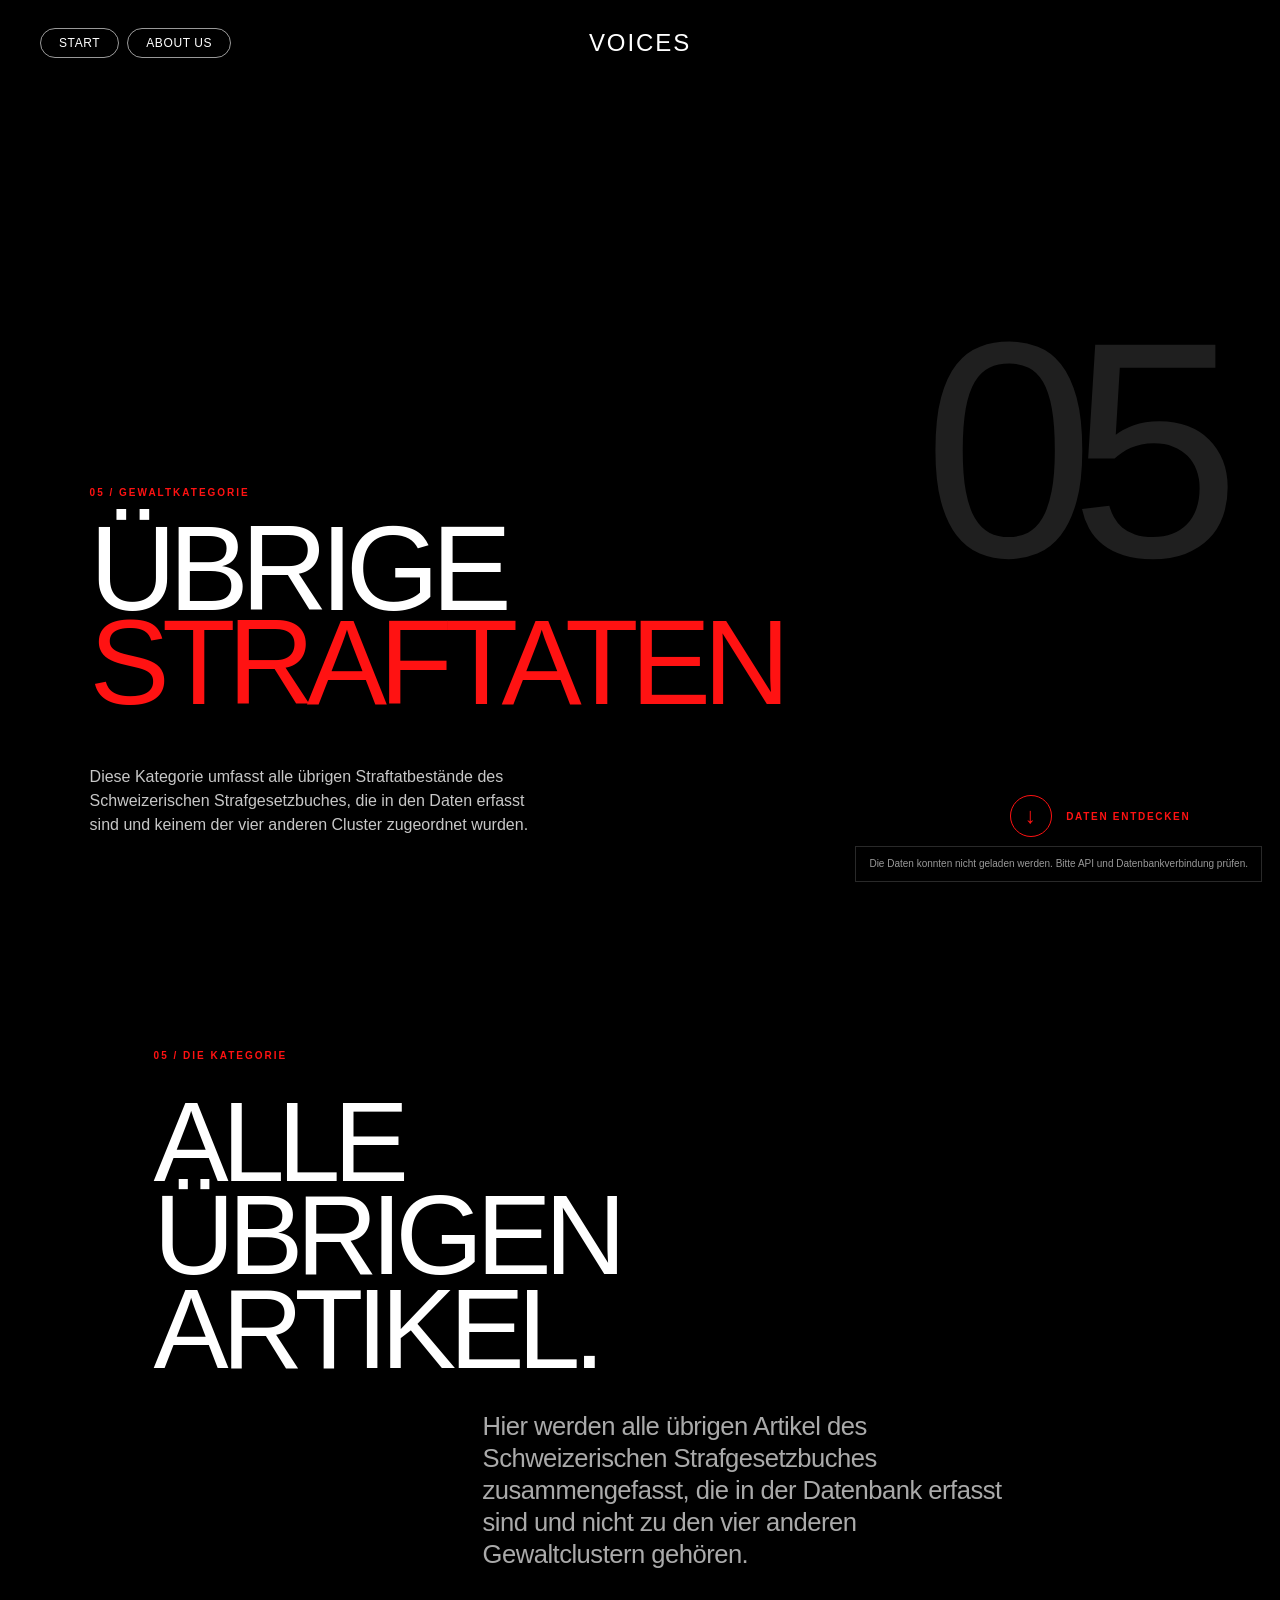
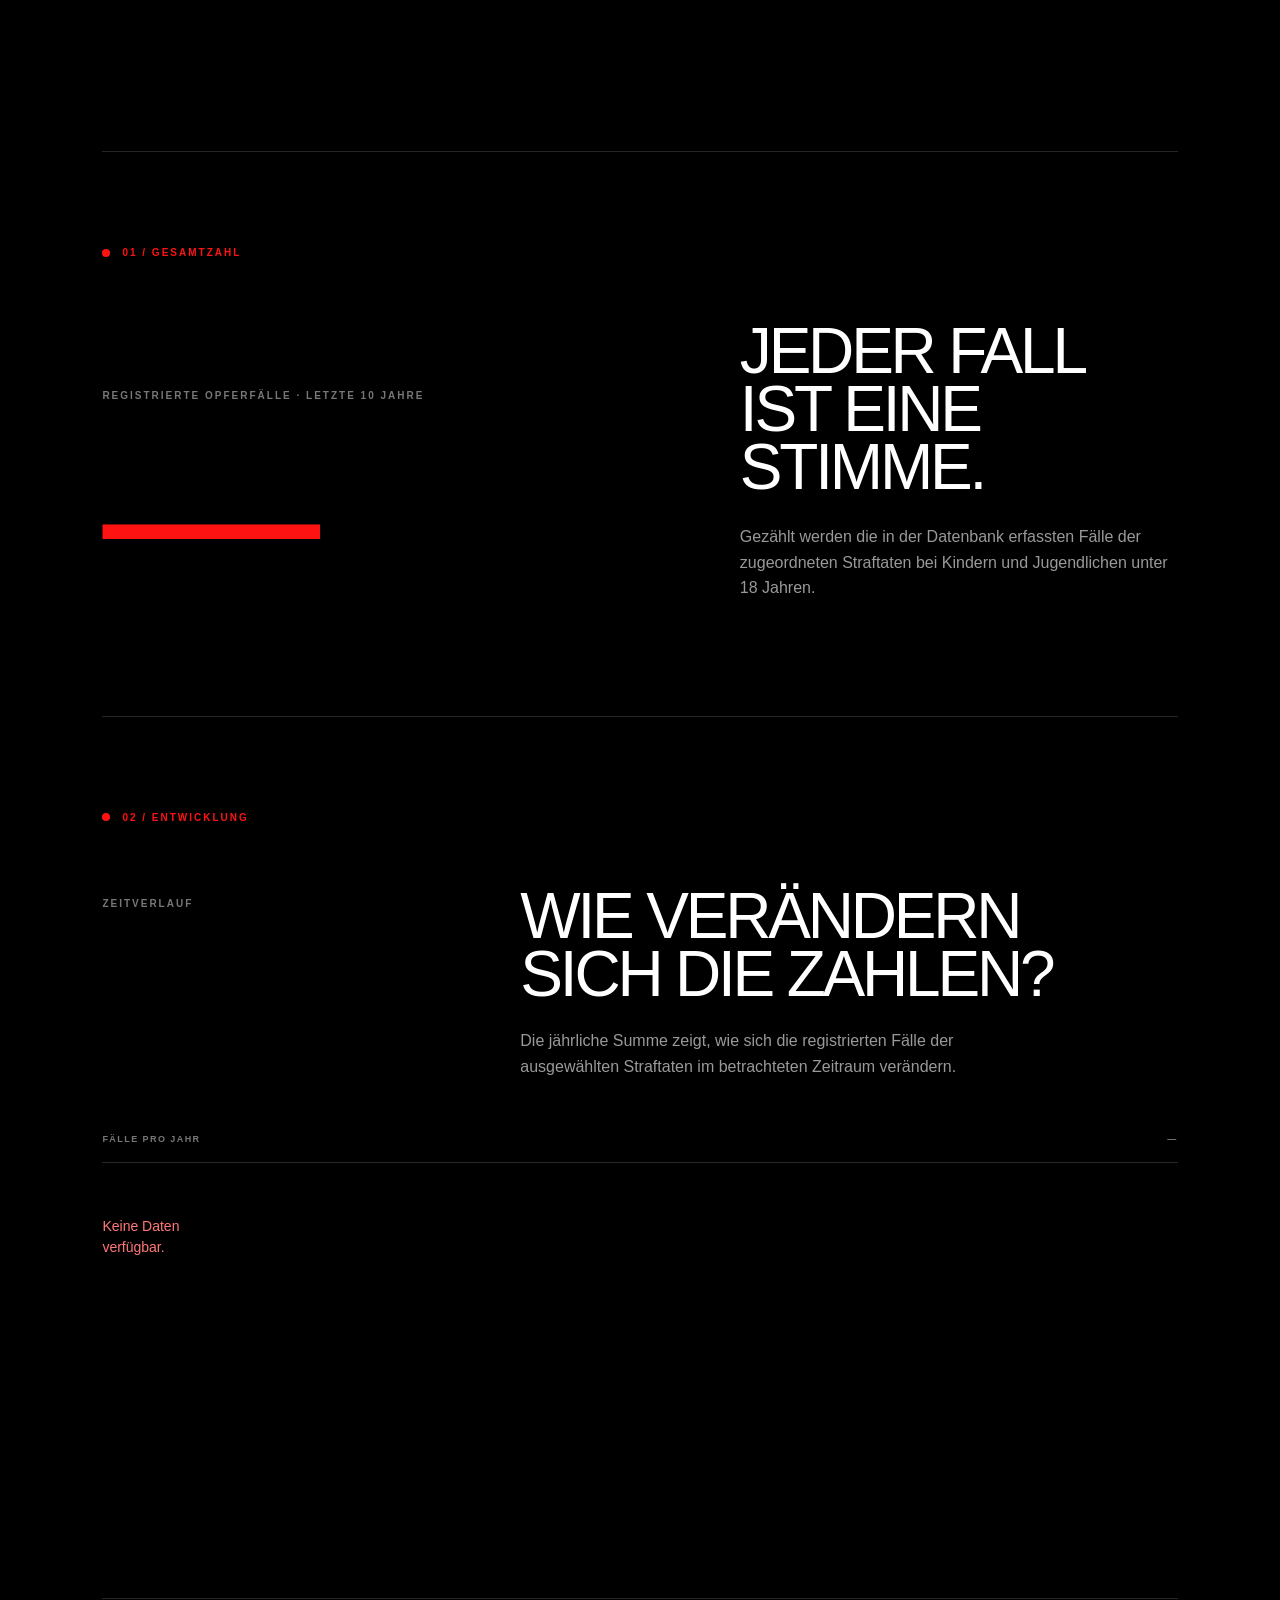
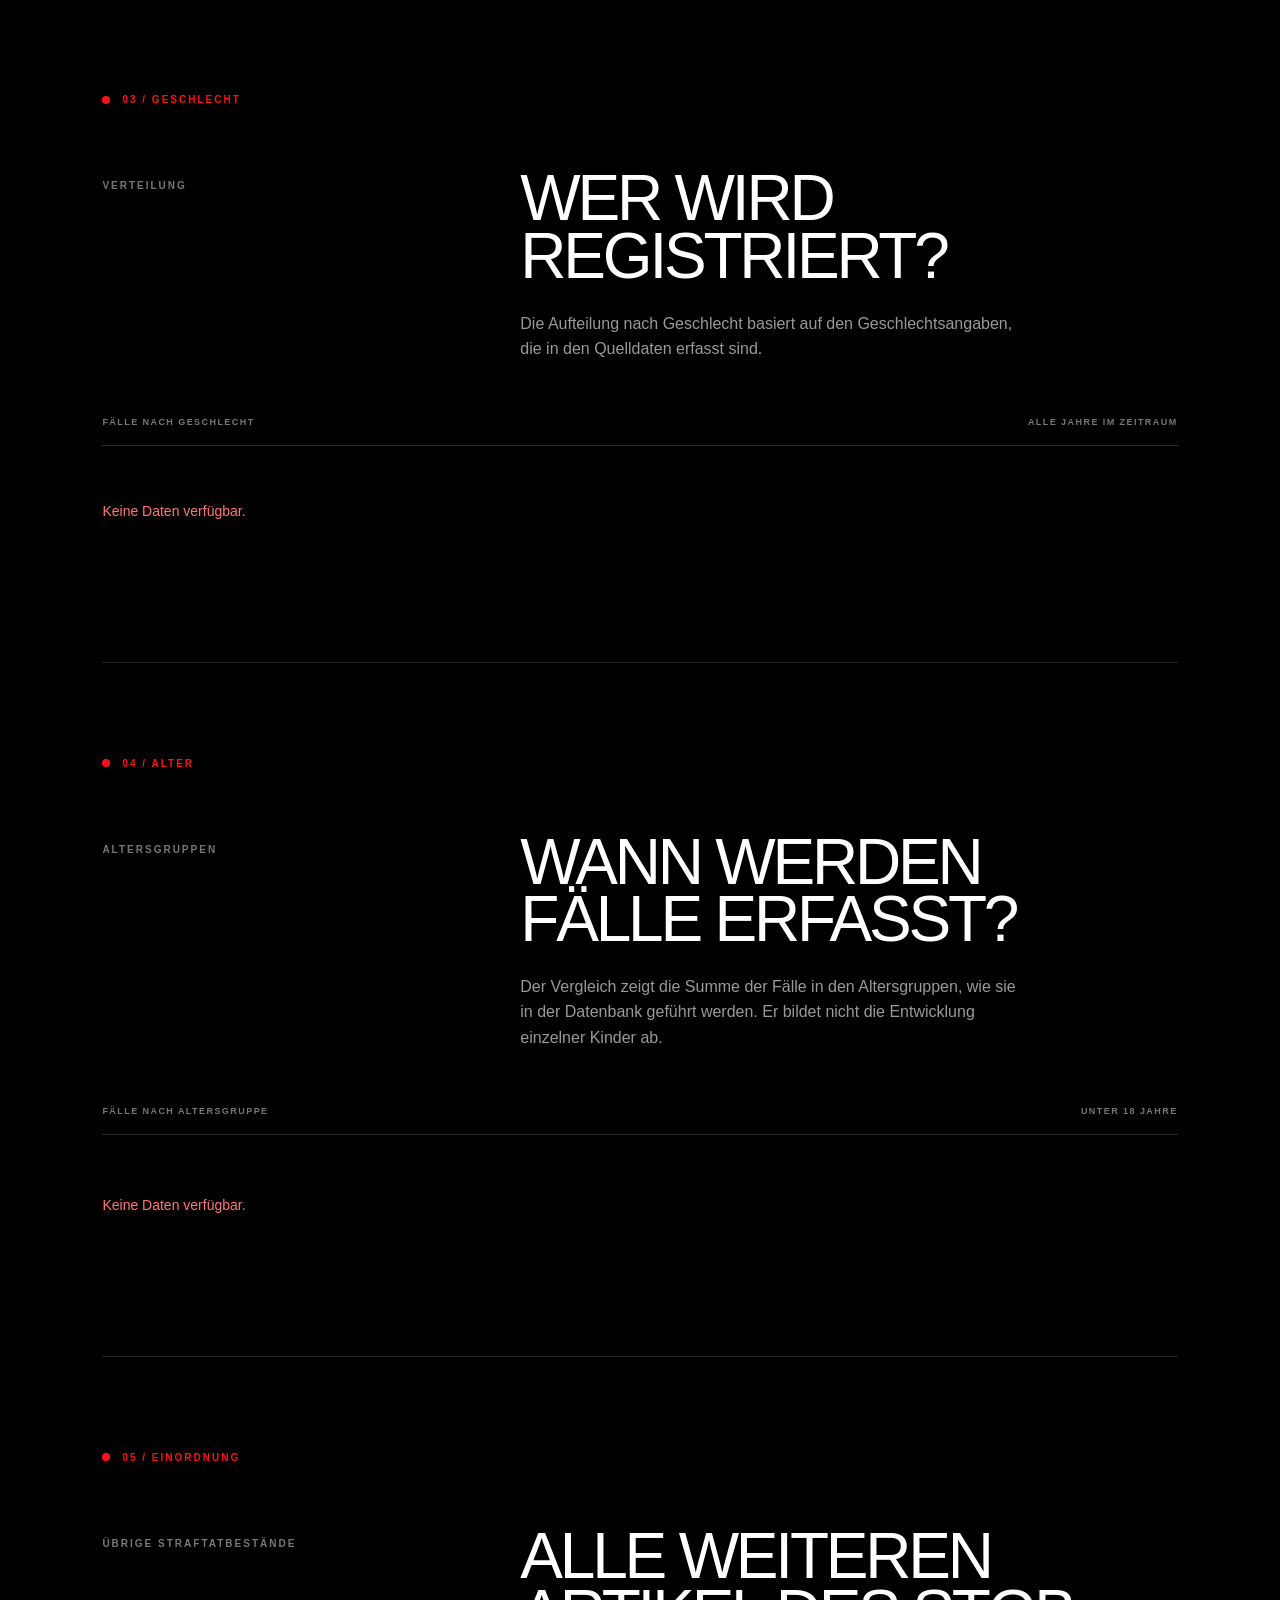
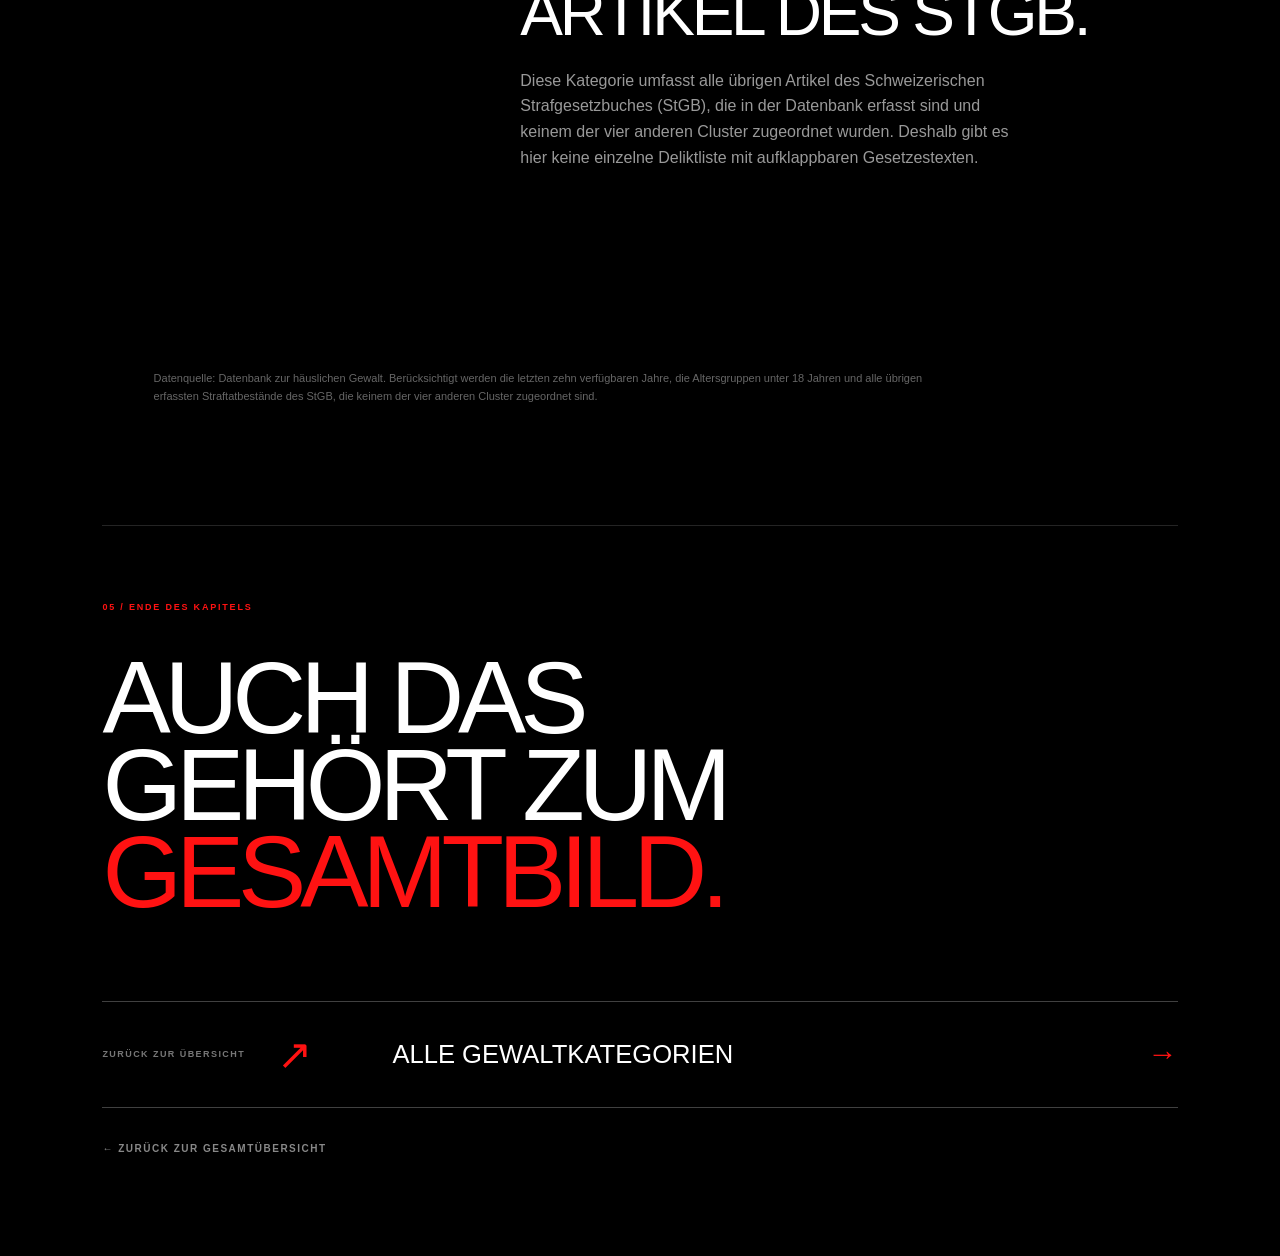
<file: IM3_php_project/uebrige-straftaten.html>
<!DOCTYPE html>
<html lang="de">
<head>
    <meta charset="UTF-8">
    <meta name="viewport" content="width=device-width, initial-scale=1.0">
    <meta name="theme-color" content="#000000">

    <title>Übrige Straftaten — VOICES</title>

    <style>
        :root {
            --red: #ff1212;
            --white: #fff;
            --grey: #999;
            --muted: #666;
            --black: #000;
            --line: rgba(255,255,255,.16);
        }

        * {
            box-sizing: border-box;
            margin: 0;
            padding: 0;
        }

        html {
            scroll-behavior: smooth;
        }

        body {
            background: var(--black);
            color: var(--white);
            font-family: Arial, Helvetica, sans-serif;
            overflow-x: hidden;
        }

        a {
            color: inherit;
            text-decoration: none;
        }

        button,
        input {
            font: inherit;
        }

        /* HEADER */

        .site-header {
            position: fixed;
            z-index: 100;
            top: 28px;
            left: 40px;
            right: 40px;
            display: flex;
            align-items: center;
            justify-content: space-between;
            pointer-events: none;
        }

        .site-header a {
            pointer-events: auto;
        }

        .main-nav {
            display: flex;
            gap: 8px;
        }

        .nav-pill {
            padding: 7px 18px;
            border: 1px solid rgba(255,255,255,.6);
            border-radius: 100px;
            font-size: 12px;
            font-weight: 500;
            letter-spacing: .05em;
            transition: background .25s ease, color .25s ease;
        }

        .nav-pill:hover {
            background: #fff;
            color: #000;
        }

        .site-logo {
            position: absolute;
            left: 50%;
            transform: translateX(-50%);
            font-size: 24px;
            font-weight: 400;
            letter-spacing: .08em;
        }

        /* HERO */

        .category-hero {
            position: relative;
            width: 100%;
            min-height: 720px;
            height: 100svh;
            overflow: hidden;
            background: #000;
        }

        .category-hero-video {
            position: absolute;
            inset: 0;
            width: 100%;
            height: 100%;
            object-fit: cover;
            z-index: 0;
        }

        .hero-shade {
            position: absolute;
            inset: 0;
            z-index: 1;
            background: linear-gradient(
                    90deg,
                    rgba(0,0,0,.62),
                    rgba(0,0,0,.1) 68%,
                    rgba(0,0,0,.28)
            );
        }

        .category-nav {
            position: absolute;
            z-index: 10;
            top: 76px;
            left: 40px;
            display: flex;
            flex-direction: column;
            align-items: flex-start;
            gap: 4px;
        }

        .category-link {
            display: flex;
            align-items: center;
            gap: 13px;
            min-height: 35px;
            padding: 5px 14px 5px 6px;
            border-radius: 100px;
            color: rgba(255,255,255,.58);
            transition:
                    color .3s ease,
                    background .3s ease,
                    transform .35s ease;
        }

        .category-link:hover,
        .category-link.active {
            color: #fff;
            background: rgba(0,0,0,.32);
        }

        .category-link:hover {
            transform: translateX(5px);
        }

        .category-number {
            width: 27px;
            height: 27px;
            flex: 0 0 27px;
            display: grid;
            place-items: center;
            border: 1px solid rgba(255,255,255,.35);
            border-radius: 50%;
            font-size: 8px;
            font-weight: 700;
        }

        .category-link.active .category-number,
        .category-link:hover .category-number {
            color: #000;
            background: var(--red);
            border-color: var(--red);
        }

        .category-title {
            font-size: 9px;
            font-weight: 600;
            line-height: 1.25;
            letter-spacing: .12em;
        }

        .hero-content {
            position: absolute;
            z-index: 5;
            left: 7vw;
            right: 7vw;
            bottom: 7vh;
        }

        .eyebrow,
        .chapter-small,
        .stat-label,
        .section-marker {
            display: block;
            color: var(--red);
            font-size: 10px;
            font-weight: 700;
            letter-spacing: .2em;
        }

        .eyebrow {
            margin-bottom: 24px;
        }

        .hero-content h1 {
            max-width: 1200px;
            font-size: clamp(72px, 9.4vw, 155px);
            font-weight: 500;
            line-height: .78;
            letter-spacing: -.065em;
        }

        .hero-content h1 span {
            color: var(--red);
        }

        .hero-bottom {
            display: flex;
            justify-content: space-between;
            align-items: flex-end;
            gap: 60px;
            margin-top: 55px;
        }

        .hero-bottom p {
            width: min(460px, 42vw);
            color: rgba(255,255,255,.78);
            font-size: 16px;
            line-height: 1.5;
        }

        .scroll-link {
            display: flex;
            align-items: center;
            gap: 14px;
            color: var(--red);
            font-size: 10px;
            font-weight: 700;
            letter-spacing: .17em;
            white-space: nowrap;
        }

        .scroll-icon {
            display: grid;
            place-items: center;
            width: 42px;
            height: 42px;
            border: 1px solid var(--red);
            border-radius: 50%;
            font-size: 22px;
            transition:
                    color .25s ease,
                    background .25s ease,
                    transform .25s ease;
        }

        .scroll-link:hover .scroll-icon {
            background: var(--red);
            color: #000;
            transform: translateY(4px);
        }

        .hero-index {
            position: absolute;
            z-index: 3;
            right: 5vw;
            top: 50%;
            transform: translateY(-50%);
            color: rgba(255,255,255,.12);
            font-size: clamp(130px, 24vw, 360px);
            line-height: .8;
            letter-spacing: -.08em;
            pointer-events: none;
        }

        /* INHALTE */

        .category-story {
            position: relative;
            padding: 150px 8vw 100px;
            background: #000;
        }

        .chapter-intro {
            position: relative;
            z-index: 1;
            width: min(1000px, 90%);
            margin: 0 0 180px 4vw;
        }

        .chapter-intro h2 {
            margin: 35px 0;
            font-size: clamp(65px, 8.8vw, 140px);
            font-weight: 500;
            line-height: .83;
            letter-spacing: -.06em;
        }

        .chapter-intro p {
            width: min(520px, 90%);
            margin-left: 34%;
            color: #aaa;
            font-size: clamp(20px, 2vw, 30px);
            line-height: 1.25;
            letter-spacing: -.02em;
        }

        .data-section {
            position: relative;
            z-index: 1;
            max-width: 1200px;
            margin: 0 auto;
            padding: 95px 0 115px;
            border-top: 1px solid rgba(255,255,255,.14);
        }

        .section-marker {
            display: flex;
            align-items: center;
            gap: 12px;
            margin-bottom: 65px;
        }

        .section-marker > span {
            display: inline-block;
            width: 8px;
            height: 8px;
            border-radius: 50%;
            background: var(--red);
        }

        .total-layout {
            display: grid;
            grid-template-columns: 1.1fr .9fr;
            align-items: end;
            gap: 8vw;
        }

        .stat-label {
            color: #777;
            line-height: 1.5;
        }

        .big-number {
            display: block;
            margin-top: 20px;
            color: var(--red);
            font-size: clamp(100px, 17vw, 260px);
            font-weight: 500;
            line-height: .82;
            letter-spacing: -.08em;
            overflow-wrap: anywhere;
        }

        .total-copy h3,
        .section-heading h3 {
            font-size: clamp(42px, 5vw, 78px);
            font-weight: 500;
            line-height: .9;
            letter-spacing: -.05em;
        }

        .total-copy p,
        .section-heading p {
            max-width: 500px;
            margin-top: 28px;
            color: #999;
            font-size: 16px;
            line-height: 1.6;
        }

        .section-heading {
            display: grid;
            grid-template-columns: .7fr 1.3fr;
            column-gap: 5vw;
            align-items: start;
            margin-bottom: 55px;
        }

        .section-heading .stat-label {
            padding-top: 8px;
        }

        .section-heading p {
            grid-column: 2;
            margin-top: 25px;
        }

        .chart-panel {
            margin-top: 35px;
        }

        .chart-panel-heading {
            display: flex;
            justify-content: space-between;
            gap: 20px;
            padding-bottom: 18px;
            border-bottom: 1px solid var(--line);
            color: #777;
            font-size: 9px;
            font-weight: 700;
            letter-spacing: .16em;
        }

        /* JAHRESSÄULEN */

        .year-chart {
            min-height: 320px;
            display: grid;
            grid-template-columns: repeat(10, minmax(0, 1fr));
            align-items: stretch;
            gap: clamp(8px, 1.5vw, 22px);
            padding-top: 28px;
        }

        .year-bar-item {
            min-width: 0;
            display: grid;
            grid-template-rows: 24px 1fr 24px;
            justify-items: center;
            gap: 12px;
        }

        .year-bar-value {
            color: #888;
            font-size: 10px;
            text-align: center;
        }

        .year-bar-track {
            width: 100%;
            height: 100%;
            min-height: 220px;
            display: flex;
            align-items: flex-end;
            background: linear-gradient(
                    to top,
                    rgba(255,255,255,.035),
                    transparent
            );
            border-bottom: 1px solid rgba(255,255,255,.2);
        }

        .year-bar-fill {
            display: block;
            width: 100%;
            min-height: 2px;
            background: var(--red);
            transition: height .8s cubic-bezier(.22,1,.36,1);
        }

        .year-bar-label {
            color: #777;
            font-size: 10px;
        }

        /* HORIZONTALE BALKEN */

        .horizontal-chart {
            display: grid;
            gap: 30px;
            padding-top: 30px;
        }

        .bar-row {
            min-width: 0;
        }

        .bar-row-top {
            display: flex;
            justify-content: space-between;
            align-items: baseline;
            gap: 20px;
            margin-bottom: 12px;
        }

        .bar-label {
            color: #eee;
            font-size: 14px;
        }

        .bar-value {
            color: #fff;
            font-size: 20px;
            font-weight: 500;
        }

        .bar-track {
            height: 5px;
            overflow: hidden;
            background: #1b1b1b;
        }

        .bar-fill {
            display: block;
            width: 0;
            height: 100%;
            background: rgba(255,255,255,.65);
            animation: grow-bar 1s ease forwards;
        }

        .bar-fill.red {
            background: var(--red);
        }

        @keyframes grow-bar {
            from { width: 0; }
        }

        /* GEMEINSAME STILE DER KATEGORIEN */

        .offence-list {
            margin-top: 30px;
        }

        .offence-row {
            display: grid;
            grid-template-columns: 50px minmax(0, 1fr) 120px;
            align-items: center;
            gap: 20px;
            min-height: 82px;
            border-top: 1px solid var(--line);
            transition: padding .25s ease;
        }

        .offence-row:last-child {
            border-bottom: 1px solid var(--line);
        }

        .offence-row:hover {
            padding-left: 12px;
        }

        .offence-rank {
            color: var(--red);
            font-size: 10px;
            letter-spacing: .12em;
        }

        .offence-name {
            color: #eee;
            font-size: 15px;
            line-height: 1.4;
        }

        .offence-value {
            color: #fff;
            font-size: 24px;
            font-weight: 500;
            text-align: right;
        }

        .data-note {
            max-width: 800px;
            margin: 30px 0 120px 4vw;
            color: #666;
            font-size: 11px;
            line-height: 1.6;
        }

        /* ABSCHLUSS */

        .category-outro {
            position: relative;
            padding: 70px 0 0;
            border-top: 1px solid rgba(255,255,255,.14);
        }

        .category-outro > span {
            color: var(--red);
            font-size: 9px;
            font-weight: 700;
            letter-spacing: .2em;
        }

        .category-outro h2 {
            margin: 40px 0 85px;
            font-size: clamp(55px, 8vw, 120px);
            font-weight: 500;
            line-height: .85;
            letter-spacing: -.06em;
        }

        .category-outro h2 em {
            color: var(--red);
            font-style: normal;
        }

        .next-category {
            display: grid;
            grid-template-columns: 150px 90px minmax(0, 1fr) 50px;
            align-items: center;
            gap: 25px;
            padding: 28px 0;
            border-top: 1px solid rgba(255,255,255,.25);
            border-bottom: 1px solid rgba(255,255,255,.25);
            transition: padding .3s ease;
        }

        .next-category:hover {
            padding-left: 15px;
            padding-right: 15px;
        }

        .next-category > span {
            color: #777;
            font-size: 9px;
            font-weight: 700;
            letter-spacing: .16em;
        }

        .next-category strong {
            color: var(--red);
            font-size: 42px;
            font-weight: 500;
        }

        .next-category p {
            font-size: clamp(17px, 2vw, 28px);
            line-height: 1.1;
        }

        .next-category b {
            color: var(--red);
            font-size: 30px;
            font-weight: 300;
            text-align: right;
        }

        .back-link {
            display: inline-block;
            margin-top: 35px;
            color: #888;
            font-size: 10px;
            font-weight: 700;
            letter-spacing: .15em;
        }

        .back-link:hover {
            color: #fff;
        }

        /* STATUS UND EINBLENDUNG */

        .data-status {
            position: fixed;
            z-index: 120;
            right: 18px;
            bottom: 18px;
            max-width: calc(100vw - 36px);
            padding: 10px 13px;
            border: 1px solid rgba(255,255,255,.16);
            background: rgba(0,0,0,.88);
            color: #999;
            font-size: 10px;
            line-height: 1.4;
            transition: opacity .5s ease;
        }

        .data-status.loaded {
            opacity: .45;
        }

        .empty-message,
        .loading-message,
        .error-message {
            padding: 25px 0;
            color: #888;
            font-size: 14px;
            line-height: 1.5;
        }

        .error-message {
            color: #ff7777;
        }

        .reveal {
            opacity: 0;
            transform: translateY(35px);
            filter: blur(4px);
            transition:
                    opacity .9s ease,
                    transform 1s cubic-bezier(.22,1,.36,1),
                    filter .9s ease;
        }

        .reveal.is-visible {
            opacity: 1;
            transform: translateY(0);
            filter: blur(0);
        }

        @media (max-width: 800px) {
            .site-header { top: 18px; left: 18px; right: 18px; }
            .nav-pill { padding: 6px 10px; font-size: 9px; }
            .site-logo { font-size: 17px; }

            .category-hero { min-height: 760px; height: 100svh; }
            .category-nav { top: 70px; left: 15px; gap: 1px; }
            .category-link { gap: 8px; min-height: 30px; padding: 3px 8px 3px 4px; }
            .category-number { width: 23px; height: 23px; flex-basis: 23px; font-size: 7px; }
            .category-title { font-size: 7px; letter-spacing: .07em; }

            .hero-content { left: 6vw; right: 6vw; bottom: 6vh; }
            .eyebrow { font-size: 8px; margin-bottom: 20px; }
            .hero-content h1 { font-size: clamp(48px, 14vw, 90px); }
            .hero-bottom { display: block; margin-top: 35px; }
            .hero-bottom p { width: min(420px, 100%); font-size: 14px; }
            .scroll-link { margin-top: 28px; font-size: 9px; }
            .hero-index { top: 48%; right: 3vw; font-size: 42vw; }

            .category-story { padding: 100px 6vw 60px; }
            .chapter-intro { width: 100%; margin: 0 0 100px; }
            .chapter-intro h2 { font-size: clamp(55px, 13vw, 90px); }
            .chapter-intro p { width: 94%; margin: 30px 0 0 6%; font-size: 19px; }

            .data-section { padding: 65px 0 75px; }
            .section-marker { margin-bottom: 40px; font-size: 9px; }
            .total-layout { grid-template-columns: 1fr; gap: 45px; }
            .big-number { font-size: clamp(95px, 27vw, 180px); }
            .total-copy h3,
            .section-heading h3 { font-size: clamp(42px, 10vw, 65px); }
            .section-heading { display: block; margin-bottom: 35px; }
            .section-heading .stat-label { margin-bottom: 25px; }
            .section-heading p { margin-top: 20px; font-size: 14px; }

            .chart-panel-heading { font-size: 7px; letter-spacing: .1em; }
            .year-chart { min-height: 240px; gap: 5px; padding-top: 20px; }
            .year-bar-item { grid-template-rows: 22px 1fr 20px; gap: 8px; }
            .year-bar-value { font-size: 8px; writing-mode: vertical-rl; transform: rotate(180deg); }
            .year-bar-track { min-height: 165px; }
            .year-bar-label { font-size: 8px; transform: rotate(-45deg); transform-origin: center; }

            .horizontal-chart { gap: 25px; }
            .bar-label { font-size: 12px; }
            .bar-value { font-size: 17px; }

            .offence-row { grid-template-columns: 28px minmax(0,1fr) 68px; gap: 10px; min-height: 72px; }
            .offence-name { font-size: 12px; }
            .offence-value { font-size: 18px; }

            .data-note { margin: 10px 0 80px; }
            .category-outro h2 { font-size: clamp(45px, 11vw, 75px); margin-bottom: 55px; }
            .next-category { grid-template-columns: 1fr 45px 2fr 20px; gap: 10px; padding: 22px 0; }
            .next-category > span { font-size: 7px; line-height: 1.4; }
            .next-category strong { font-size: 28px; }
            .next-category p { font-size: 12px; }
            .next-category b { font-size: 20px; }
            .back-link { line-height: 1.5; }
            .data-status { right: 10px; bottom: 10px; font-size: 9px; }
        }

        @media (prefers-reduced-motion: reduce) {
            html {
                scroll-behavior: auto;
            }

            *,
            *::before,
            *::after {
                animation-duration: .01ms !important;
                transition-duration: .01ms !important;
            }

            .reveal {
                opacity: 1;
                transform: none;
                filter: none;
            }
        }

        /* GEMEINSAME DETAILSTILE */

        .offence-item {
            border-top: 1px solid var(--line);
        }

        .offence-item:last-child {
            border-bottom: 1px solid var(--line);
        }

        .offence-item .offence-row {
            width: 100%;
            min-height: 82px;
            display: grid;
            grid-template-columns: 50px minmax(0, 1fr) 120px 24px;
            align-items: center;
            gap: 20px;
            padding: 0;
            border: 0;
            background: transparent;
            color: inherit;
            text-align: left;
            cursor: pointer;
            transition: padding .25s ease;
        }

        .offence-item .offence-row:hover {
            padding-left: 12px;
        }

        .offence-item .offence-row:focus-visible {
            outline: 1px solid var(--red);
            outline-offset: -2px;
        }

        .offence-item .offence-row[aria-expanded="true"] .offence-toggle-icon {
            transform: rotate(45deg);
            color: var(--red);
        }

        .offence-item .offence-row.no-article {
            cursor: default;
        }

        .offence-item .offence-row.no-article:hover {
            padding-left: 0;
        }

        .offence-toggle-icon {
            color: #888;
            font-size: 25px;
            font-weight: 300;
            text-align: center;
            transition: transform .25s ease, color .25s ease;
        }

        .offence-detail {
            padding: 0 8% 32px 70px;
            color: #aaa;
            animation: article-reveal .3s ease both;
        }

        .offence-detail[hidden] {
            display: none;
        }

        .offence-article-heading {
            display: flex;
            flex-wrap: wrap;
            align-items: baseline;
            gap: 14px;
            margin-bottom: 18px;
            color: #fff;
        }

        .offence-article-heading h4 {
            font-size: 18px;
            font-weight: 500;
        }

        .offence-article-heading span {
            color: var(--red);
            font-size: 11px;
            font-weight: 700;
            letter-spacing: .08em;
        }

        .offence-detail p {
            max-width: 900px;
            margin: 0 0 14px;
            color: #aaa;
            font-size: 14px;
            line-height: 1.7;
        }

        .offence-detail p:last-child {
            margin-bottom: 0;
        }

        @keyframes article-reveal {
            from {
                opacity: 0;
                transform: translateY(-5px);
            }

            to {
                opacity: 1;
                transform: translateY(0);
            }
        }

        @media (max-width: 800px) {
            .offence-item .offence-row {
                grid-template-columns: 28px minmax(0, 1fr) 68px 18px;
                gap: 10px;
                min-height: 72px;
            }

            .offence-item .offence-row:hover { padding-left: 5px; }
            .offence-toggle-icon { font-size: 21px; }
            .offence-detail { padding: 0 4px 26px 38px; }
            .offence-article-heading h4 { font-size: 15px; }
            .offence-detail p { font-size: 12px; line-height: 1.65; }
        }

        /* INFOFELD DER SÄULEN */

        .year-bar-item {
            position: relative;
            cursor: help;
            outline: none;
        }

        .year-bar-item:hover .year-chart-tooltip,
        .year-bar-item:focus-visible .year-chart-tooltip {
            opacity: 1;
            visibility: visible;
            transform: translate(-50%, 0);
        }

        .year-chart-tooltip {
            position: absolute;
            z-index: 30;
            left: 50%;
            bottom: calc(100% - 30px);
            width: max-content;
            min-width: 220px;
            max-width: min(330px, 80vw);
            padding: 15px 16px;
            background: #151515;
            border: 1px solid rgba(255,255,255,.2);
            box-shadow: 0 12px 35px rgba(0,0,0,.55);
            color: #eee;
            text-align: left;
            opacity: 0;
            visibility: hidden;
            transform: translate(-50%, 8px);
            transition:
                    opacity .18s ease,
                    transform .18s ease,
                    visibility .18s ease;
            pointer-events: none;
        }

        .year-chart-tooltip-title {
            display: block;
            margin-bottom: 10px;
            color: var(--red);
            font-size: 12px;
            letter-spacing: .08em;
        }

        .year-chart-tooltip-row {
            display: grid;
            grid-template-columns: minmax(0, 1fr) auto;
            gap: 18px;
            padding: 7px 0;
            border-top: 1px solid rgba(255,255,255,.1);
            align-items: start;
        }

        .year-chart-tooltip-name {
            color: #ccc;
            font-size: 11px;
            line-height: 1.35;
            white-space: normal;
        }

        .year-chart-tooltip-value {
            color: #fff;
            font-size: 12px;
            font-weight: 600;
            white-space: nowrap;
        }

        .year-chart-tooltip-empty {
            color: #999;
            font-size: 11px;
            line-height: 1.4;
        }

        @media (max-width: 800px) {
            .year-chart-tooltip {
                min-width: 190px;
                max-width: min(260px, 76vw);
                padding: 12px;
            }

            .year-chart-tooltip-name {
                font-size: 10px;
            }
        }

        /* KREISDIAGRAMME */

        .pie-chart-layout {
            display: grid;
            grid-template-columns:
                minmax(170px, 240px)
                minmax(220px, 1fr)
                110px;
            align-items: center;
            column-gap: clamp(25px, 5vw, 70px);
            row-gap: 28px;
            padding-top: 35px;
        }

        .pie-chart {
            width: min(100%, 240px);
            aspect-ratio: 1;
            border-radius: 50%;
            border: 1px solid rgba(255,255,255,.14);
            box-shadow: 0 0 0 8px rgba(255,255,255,.015);
        }

        .pie-chart-legend {
            display: grid;
            gap: 0;
            min-width: 0;
        }

        .pie-legend-row {
            display: flex;
            align-items: center;
            justify-content: space-between;
            gap: 20px;
            padding: 15px 0;
            border-bottom: 1px solid var(--line);
        }

        .pie-legend-row:first-child {
            border-top: 1px solid var(--line);
        }

        .pie-legend-left {
            display: flex;
            align-items: flex-start;
            gap: 12px;
            min-width: 0;
        }

        .pie-legend-swatch {
            width: 10px;
            height: 10px;
            flex: 0 0 10px;
            margin-top: 4px;
            border-radius: 50%;
        }

        .pie-legend-label {
            color: #ddd;
            font-size: 14px;
            line-height: 1.4;
        }

        .pie-legend-right {
            display: flex;
            flex-direction: column;
            align-items: flex-end;
            gap: 4px;
            flex: 0 0 auto;
        }

        .pie-legend-value {
            color: #fff;
            font-size: 18px;
            font-weight: 500;
            white-space: nowrap;
        }

        .pie-legend-percentage {
            color: #888;
            font-size: 11px;
            white-space: nowrap;
        }

        .pie-chart-total {
            display: flex;
            flex-direction: column;
            align-items: flex-end;
            gap: 8px;
            padding-left: 15px;
        }

        .pie-chart-total span {
            color: #777;
            font-size: 9px;
            font-weight: 700;
            letter-spacing: .16em;
        }

        .pie-chart-total strong {
            color: var(--red);
            font-size: clamp(28px, 3vw, 44px);
            font-weight: 500;
            letter-spacing: -.04em;
        }

        @media (max-width: 800px) {
            .pie-chart-layout {
                grid-template-columns:
                    minmax(120px, 160px)
                    minmax(0, 1fr);
                column-gap: 22px;
                row-gap: 25px;
                padding-top: 25px;
            }

            .pie-chart { width: 100%; }
            .pie-legend-row { gap: 10px; padding: 12px 0; }
            .pie-legend-left { gap: 8px; }
            .pie-legend-label { font-size: 11px; }
            .pie-legend-value { font-size: 14px; }
            .pie-legend-percentage { font-size: 10px; }

            .pie-chart-total {
                grid-column: 1 / -1;
                align-items: flex-start;
                padding: 0;
            }

            .pie-chart-total strong {
                font-size: 32px;
            }
        }

        @media (max-width: 480px) {
            .pie-chart-layout {
                grid-template-columns: 1fr;
                justify-items: center;
            }

            .pie-chart { width: min(65vw, 210px); }
            .pie-chart-legend { width: 100%; }
            .pie-chart-total { justify-self: stretch; }
        }

        #gender-chart,
        #gender-chart canvas,
        #gender-chart svg,
        #gender-chart .pie-chart,
        #gender-chart .pie-slice {
            box-shadow: none !important;
            outline: none !important;
        }

        #gender-chart svg path {
            stroke: none !important;
            stroke-width: 0 !important;
        }

        #gender-chart canvas {
            border: none !important;
            background: transparent !important;
        }

        .category-page .category-nav {
            display: none !important;
        }

        /* HOVER UND RESPONSIVE DARSTELLUNG */

        .category-page img,
        .category-page video,
        .category-page svg {
            max-width: 100%;
        }

        .category-page .chapter-intro,
        .category-page .total-layout > *,
        .category-page .section-heading > *,
        .category-page .chart-panel,
        .category-page .pie-chart-layout > * {
            min-width: 0;
        }

        .category-page .reveal.is-visible {
            transform: none;
            filter: none;
        }

        #year-chart .year-bar-fill {
            transform: scale(1);
            transform-origin: center bottom;
            opacity: 1;
            pointer-events: none;
            transition:
                    height .8s cubic-bezier(.22, 1, .36, 1),
                    transform 220ms ease,
                    opacity 220ms ease;
        }

        #year-chart .year-bar-item.is-dimmed .year-bar-fill {
            opacity: .25;
        }

        #year-chart .year-bar-item.is-active {
            z-index: 5;
        }

        #year-chart .year-bar-item.is-active .year-bar-fill {
            opacity: 1;
            transform: scale(1.2, 1.04);
        }

        #year-chart .year-bar-item.is-active .year-bar-value {
            color: #fff;
        }

        #year-chart .year-bar-item:focus-visible .year-bar-fill {
            outline: 2px solid #fff;
            outline-offset: 3px;
        }

        #category-year-tooltip {
            position: fixed;
            inset: auto;
            z-index: 10000;
            width: min(360px, calc(100vw - 24px));
            min-width: 0;
            max-width: calc(100vw - 24px);
            max-height: calc(100dvh - 24px);
            overflow-y: auto;
            overscroll-behavior: contain;
            padding: 16px;
            opacity: 0;
            visibility: hidden;
            transform: none;
            pointer-events: auto;
            transition: opacity 160ms ease, visibility 160ms ease;
        }

        #category-year-tooltip.is-visible {
            opacity: 1;
            visibility: visible;
        }

        .category-tooltip-heading {
            display: flex;
            align-items: center;
            justify-content: space-between;
            gap: 12px;
            margin-bottom: 8px;
        }

        #category-year-tooltip .year-chart-tooltip-title {
            min-width: 0;
            margin: 0;
            font-size: 14px;
            line-height: 1.4;
        }

        .category-tooltip-close {
            flex: 0 0 44px;
            width: 44px;
            height: 44px;
            border: 1px solid #555;
            background: transparent;
            color: #fff;
            font: inherit;
            font-size: 24px;
            cursor: pointer;
        }

        .category-tooltip-close:focus-visible {
            outline: 2px solid #fff;
            outline-offset: 3px;
        }

        #category-year-tooltip .year-chart-tooltip-row {
            grid-template-columns: minmax(0, 1fr) auto;
            gap: 16px;
        }

        #category-year-tooltip .year-chart-tooltip-name {
            font-size: 13px;
            line-height: 1.5;
            overflow-wrap: anywhere;
        }

        #category-year-tooltip .year-chart-tooltip-value {
            font-size: 14px;
        }

        .category-page .pie-legend-left,
        .category-page .pie-legend-label {
            min-width: 0;
            overflow-wrap: anywhere;
        }

        @media (max-width: 1024px) {
            .category-page .pie-chart-layout {
                grid-template-columns:
                    minmax(160px, 220px)
                    minmax(0, 1fr);
                column-gap: 32px;
            }

            .category-page .pie-chart-total {
                grid-column: 1 / -1;
                padding: 0;
                align-items: flex-start;
            }

            .category-page .hero-content h1 {
                font-size: clamp(40px, 7.4vw, 88px);
            }
        }

        @media (max-width: 800px) {
            .category-page .site-header {
                top: max(12px, env(safe-area-inset-top));
                left: 16px;
                right: 16px;
                gap: 12px;
            }

            .category-page .main-nav {
                gap: 6px;
                min-width: 0;
            }

            .category-page .nav-pill {
                display: inline-flex;
                align-items: center;
                justify-content: center;
                min-height: 44px;
                padding: 10px 12px;
                font-size: 10px;
                white-space: nowrap;
            }

            .category-page .site-logo {
                position: static;
                flex: 0 0 auto;
                transform: none;
                font-size: 18px;
            }

            .category-page .category-hero {
                display: flex;
                align-items: flex-end;
                min-height: 100svh;
                height: auto;
            }

            .category-page .hero-content {
                position: relative;
                inset: auto;
                width: 100%;
                min-width: 0;
                padding: 140px 20px 48px;
            }

            .category-page .hero-content h1 {
                font-size: clamp(30px, 8.4vw, 64px);
                line-height: .95;
                overflow-wrap: anywhere;
                hyphens: auto;
            }

            .category-page .hero-bottom {
                display: grid;
                gap: 24px;
                margin-top: 28px;
            }

            .category-page .hero-bottom p {
                width: 100%;
                max-width: 44ch;
                font-size: 16px;
                line-height: 1.55;
            }

            .category-page .eyebrow,
            .category-page .chapter-small,
            .category-page .stat-label,
            .category-page .section-marker {
                font-size: 11px;
                line-height: 1.5;
                letter-spacing: .12em;
            }

            .category-page .scroll-link {
                min-height: 44px;
                margin-top: 0;
                font-size: 11px;
                line-height: 1.5;
                white-space: normal;
            }

            .category-page .hero-index {
                top: 35%;
            }

            .category-page .category-story {
                padding: 64px 20px;
            }

            .category-page .chapter-intro {
                width: 100%;
                margin: 0 0 72px;
            }

            .category-page .chapter-intro h2 {
                font-size: clamp(34px, 10vw, 68px);
                line-height: .98;
                overflow-wrap: anywhere;
            }

            .category-page .chapter-intro p {
                width: 100%;
                margin: 24px 0 0;
                font-size: 18px;
                line-height: 1.55;
            }

            .category-page .data-section {
                padding: 48px 0 56px;
            }

            .category-page .section-marker {
                margin-bottom: 28px;
            }

            .category-page .total-layout {
                grid-template-columns: minmax(0, 1fr);
                gap: 32px;
            }

            .category-page .big-number {
                font-size: clamp(64px, 22vw, 140px);
                white-space: nowrap;
                overflow-wrap: normal;
                letter-spacing: -.055em;
            }

            .category-page .total-copy h3,
            .category-page .section-heading h3 {
                font-size: clamp(28px, 8vw, 48px);
                line-height: 1.04;
                overflow-wrap: anywhere;
            }

            .category-page .total-copy p,
            .category-page .section-heading p {
                font-size: 16px;
                line-height: 1.65;
            }

            .category-page .section-heading {
                display: block;
                margin-bottom: 28px;
            }

            .category-page .chart-panel-heading {
                flex-wrap: wrap;
                gap: 8px 16px;
                font-size: 11px;
                line-height: 1.5;
                letter-spacing: .08em;
            }

            .category-page #year-chart {
                grid-template-columns: repeat(10, minmax(48px, 1fr));
                gap: 12px;
                min-height: 300px;
                width: 100%;
                overflow-x: auto;
                overflow-y: hidden;
                overscroll-behavior-x: contain;
                padding: 24px 8px 20px;
                scrollbar-width: thin;
                scrollbar-color: #ff1212 #222;
            }

            .category-page .year-bar-item {
                grid-template-rows: 28px 1fr 28px;
                gap: 10px;
                touch-action: pan-x pan-y;
            }

            .category-page .year-bar-value {
                font-size: 12px;
                line-height: 1.5;
                writing-mode: horizontal-tb;
                transform: none;
                white-space: nowrap;
            }

            .category-page .year-bar-label {
                font-size: 12px;
                line-height: 1.5;
                transform: none;
                white-space: nowrap;
            }

            .category-page .year-bar-track {
                min-height: 190px;
            }

            .category-page .chart-panel:has(.year-chart)::after {
                content: "Seitlich wischen, um alle Jahre zu sehen.";
                display: block;
                margin-top: 12px;
                color: #aaa;
                font-size: 13px;
                line-height: 1.5;
            }

            .category-page .pie-chart-layout {
                grid-template-columns: minmax(0, 1fr);
                justify-items: center;
                gap: 28px;
                padding-top: 28px;
            }

            .category-page .pie-chart {
                width: min(76vw, 280px);
                max-width: 100%;
            }

            .category-page .pie-chart-legend {
                width: 100%;
            }

            .category-page .pie-legend-row {
                gap: 16px;
                padding: 16px 0;
            }

            .category-page .pie-legend-label {
                font-size: 15px;
                line-height: 1.5;
            }

            .category-page .pie-legend-value {
                font-size: 21px;
            }

            .category-page .pie-legend-percentage {
                font-size: 13px;
            }

            .category-page .pie-chart-total {
                justify-self: stretch;
                gap: 8px;
            }

            .category-page .pie-chart-total span {
                font-size: 11px;
            }

            .category-page .offence-item .offence-row {
                grid-template-columns: 24px minmax(0, 1fr) auto 24px;
                gap: 8px;
                min-height: 76px;
                padding: 12px 0;
            }

            .category-page .offence-item .offence-row:hover {
                padding-left: 0;
            }

            .category-page .offence-name {
                font-size: 14px;
                line-height: 1.5;
                overflow-wrap: anywhere;
            }

            .category-page .offence-value {
                font-size: 18px;
                white-space: nowrap;
            }

            .category-page .offence-detail {
                padding: 4px 0 24px;
            }

            .category-page .offence-article-heading h4 {
                font-size: 18px;
                overflow-wrap: anywhere;
            }

            .category-page .offence-detail p {
                font-size: 16px;
                line-height: 1.7;
            }

            .category-page .data-note,
            .category-page .back-link {
                font-size: 13px;
                line-height: 1.65;
            }

            .category-page .back-link {
                min-height: 44px;
                padding: 12px 0;
            }

            .category-page .category-outro h2 {
                font-size: clamp(32px, 9vw, 60px);
                line-height: 1.02;
                overflow-wrap: anywhere;
            }

            .category-page .next-category {
                grid-template-columns: 44px minmax(0, 1fr) 24px;
                gap: 12px;
            }

            .category-page .next-category > span {
                grid-column: 1 / -1;
                font-size: 11px;
            }

            .category-page .next-category p {
                font-size: 14px;
                line-height: 1.4;
                overflow-wrap: anywhere;
            }

            #category-year-tooltip {
                max-height: min(52dvh, 380px);
            }

            .category-page .data-status {
                max-width: calc(100vw - 24px);
                font-size: 11px;
                bottom: max(12px, env(safe-area-inset-bottom));
                pointer-events: none;
            }
        }

        @media (prefers-reduced-motion: reduce) {
            #year-chart .year-bar-fill,
            #category-year-tooltip {
                transition: none;
            }
        }
    </style>
</head>

<body class="category-page other-offences-page">

<header class="site-header" id="header">
    <nav class="main-nav" aria-label="Hauptnavigation">
        <a class="nav-pill" href="index.html">START</a>
        <a class="nav-pill" href="index.html#about">ABOUT US</a>
    </nav>

    <a
            class="site-logo"
            href="index.html"
            aria-label="VOICES – Startseite"
    >
        VOICES
    </a>
</header>

<main>

    <!-- HERO -->

    <section class="category-hero" id="top">
        <video
                class="category-hero-video"
                autoplay
                muted
                loop
                playsinline
                aria-hidden="true"
        >
            <source
                    src="assets/Videos/Bebe Füsse.mp4"
                    type="video/mp4"
            >
        </video>

        <div class="hero-shade"></div>

        <nav class="category-nav" aria-label="Gewaltkategorien">
            <a class="category-link" href="koerperliche-gewalt.html">
                <span class="category-number">01</span>
                <span class="category-title">
                    KÖRPERLICHE GEWALT<br>&amp; TÖTUNG
                </span>
            </a>

            <a class="category-link" href="verbale-gewalt.html">
                <span class="category-number">02</span>
                <span class="category-title">
                    VERBALE/DIGITALE GEWALT<br>&amp; EHRVERLETZUNG
                </span>
            </a>

            <a class="category-link" href="drohung-zwang.html">
                <span class="category-number">03</span>
                <span class="category-title">
                    DROHUNG, ZWANG<br>&amp; FREIHEITSENTZUG
                </span>
            </a>

            <a class="category-link" href="sexualdelikte.html">
                <span class="category-number">04</span>
                <span class="category-title">SEXUALDELIKTE</span>
            </a>

            <a
                    class="category-link active"
                    href="uebrige-straftaten.html"
                    aria-current="page"
            >
                <span class="category-number">05</span>
                <span class="category-title">ÜBRIGE STRAFTATEN</span>
            </a>
        </nav>

        <div class="hero-content">
            <span class="eyebrow">05 / GEWALTKATEGORIE</span>

            <h1>
                ÜBRIGE<br>
                <span>STRAFTATEN</span>
            </h1>

            <div class="hero-bottom">
                <p>
                    Diese Kategorie umfasst alle übrigen
                    Straftatbestände des Schweizerischen
                    Strafgesetzbuches, die in den Daten erfasst sind
                    und keinem der vier anderen Cluster zugeordnet wurden.
                </p>

                <a class="scroll-link" href="#category-story">
                    <span class="scroll-icon">↓</span>
                    DATEN ENTDECKEN
                </a>
            </div>
        </div>

        <span class="hero-index" aria-hidden="true">05</span>
    </section>

    <!-- INHALTE -->

    <section class="category-story" id="category-story">

        <div class="chapter-intro reveal">
            <span class="chapter-small">05 / DIE KATEGORIE</span>

            <h2>
                ALLE<br>
                ÜBRIGEN<br>
                ARTIKEL.
            </h2>

            <p>
                Hier werden alle übrigen Artikel des Schweizerischen
                Strafgesetzbuches zusammengefasst, die in der
                Datenbank erfasst sind und nicht zu den vier anderen
                Gewaltclustern gehören.
            </p>
        </div>

        <!-- ERSTE GRAFIK -->

        <section
                class="data-section reveal"
                aria-labelledby="total-heading"
        >
            <div class="section-marker">
                <span></span>
                01 / GESAMTZAHL
            </div>

            <div class="total-layout">
                <div>
                    <span class="stat-label">
                        REGISTRIERTE OPFERFÄLLE · LETZTE 10 JAHRE
                    </span>

                    <strong class="big-number" id="total-cases">—</strong>
                </div>

                <div class="total-copy">
                    <h3 id="total-heading">
                        JEDER FALL<br>
                        IST EINE STIMME.
                    </h3>

                    <p>
                        Gezählt werden die in der Datenbank erfassten
                        Fälle der zugeordneten Straftaten bei Kindern
                        und Jugendlichen unter 18 Jahren.
                    </p>
                </div>
            </div>
        </section>

        <!-- ZWEITE GRAFIK -->

        <section
                class="data-section reveal"
                aria-labelledby="trend-heading"
        >
            <div class="section-marker">
                <span></span>
                02 / ENTWICKLUNG
            </div>

            <div class="section-heading">
                <span class="stat-label">ZEITVERLAUF</span>

                <h3 id="trend-heading">
                    WIE VERÄNDERN<br>
                    SICH DIE ZAHLEN?
                </h3>

                <p>
                    Die jährliche Summe zeigt, wie sich die
                    registrierten Fälle der ausgewählten Straftaten
                    im betrachteten Zeitraum verändern.
                </p>
            </div>

            <div class="chart-panel">
                <div class="chart-panel-heading">
                    <span>FÄLLE PRO JAHR</span>
                    <span id="period-label">—</span>
                </div>

                <div
                        id="year-chart"
                        class="bar-chart year-chart"
                        role="group"
                        aria-label="Registrierte Fälle pro Jahr"
                ></div>
            </div>
        </section>

        <!-- DRITTE GRAFIK -->

        <section
                class="data-section reveal"
                aria-labelledby="gender-heading"
        >
            <div class="section-marker">
                <span></span>
                03 / GESCHLECHT
            </div>

            <div class="section-heading">
                <span class="stat-label">VERTEILUNG</span>

                <h3 id="gender-heading">
                    WER WIRD<br>
                    REGISTRIERT?
                </h3>

                <p>
                    Die Aufteilung nach Geschlecht basiert auf den
                    Geschlechtsangaben, die in den Quelldaten erfasst sind.
                </p>
            </div>

            <div class="chart-panel">
                <div class="chart-panel-heading">
                    <span>FÄLLE NACH GESCHLECHT</span>
                    <span>ALLE JAHRE IM ZEITRAUM</span>
                </div>

                <div
                        id="gender-chart"
                        class="horizontal-chart"
                        role="img"
                        aria-label="Registrierte Fälle nach Geschlecht"
                ></div>
            </div>
        </section>

        <!-- VIERTE GRAFIK -->

        <section
                class="data-section reveal"
                aria-labelledby="age-heading"
        >
            <div class="section-marker">
                <span></span>
                04 / ALTER
            </div>

            <div class="section-heading">
                <span class="stat-label">ALTERSGRUPPEN</span>

                <h3 id="age-heading">
                    WANN WERDEN<br>
                    FÄLLE ERFASST?
                </h3>

                <p>
                    Der Vergleich zeigt die Summe der Fälle in den
                    Altersgruppen, wie sie in der Datenbank geführt
                    werden. Er bildet nicht die Entwicklung einzelner
                    Kinder ab.
                </p>
            </div>

            <div class="chart-panel">
                <div class="chart-panel-heading">
                    <span>FÄLLE NACH ALTERSGRUPPE</span>
                    <span>UNTER 18 JAHRE</span>
                </div>

                <div
                        id="age-chart"
                        class="horizontal-chart pie-chart-layout"
                        role="img"
                        aria-label="Registrierte Fälle nach Altersgruppe"
                >
                    <div
                            class="pie-chart"
                            style="background: #333"
                            aria-hidden="true"
                    ></div>

                    <div class="pie-chart-legend">
                        <div class="pie-legend-row">
                            <div class="pie-legend-left">
                                <span
                                        class="pie-legend-swatch"
                                        style="background: #ff1212"
                                        aria-hidden="true"
                                ></span>

                                <span class="pie-legend-label">
                                    Unter 10 Jahre
                                </span>
                            </div>

                            <div class="pie-legend-right">
                                <strong class="pie-legend-value">—</strong>
                            </div>
                        </div>

                        <div class="pie-legend-row">
                            <div class="pie-legend-left">
                                <span
                                        class="pie-legend-swatch"
                                        style="background: #f1f1f1"
                                        aria-hidden="true"
                                ></span>

                                <span class="pie-legend-label">
                                    10–14 Jahre
                                </span>
                            </div>

                            <div class="pie-legend-right">
                                <strong class="pie-legend-value">—</strong>
                            </div>
                        </div>

                        <div class="pie-legend-row">
                            <div class="pie-legend-left">
                                <span
                                        class="pie-legend-swatch"
                                        style="background: #777777"
                                        aria-hidden="true"
                                ></span>

                                <span class="pie-legend-label">
                                    15–17 Jahre
                                </span>
                            </div>

                            <div class="pie-legend-right">
                                <strong class="pie-legend-value">—</strong>
                            </div>
                        </div>
                    </div>

                    <div class="pie-chart-total">
                        <span>GESAMT</span>
                        <strong>—</strong>
                    </div>
                </div>
            </div>
        </section>

        <!-- EINORDNUNG -->

        <section
                class="data-section reveal"
                aria-labelledby="offence-heading"
        >
            <div class="section-marker">
                <span></span>
                05 / EINORDNUNG
            </div>

            <div class="section-heading">
                <span class="stat-label">
                    ÜBRIGE STRAFTATBESTÄNDE
                </span>

                <h3 id="offence-heading">
                    ALLE WEITEREN<br>
                    ARTIKEL DES STGB.
                </h3>

                <p>
                    Diese Kategorie umfasst alle übrigen Artikel des
                    Schweizerischen Strafgesetzbuches (StGB), die in
                    der Datenbank erfasst sind und keinem der vier
                    anderen Cluster zugeordnet wurden. Deshalb gibt
                    es hier keine einzelne Deliktliste mit aufklappbaren
                    Gesetzestexten.
                </p>
            </div>
        </section>

        <p class="data-note">
            Datenquelle: Datenbank zur häuslichen Gewalt.
            Berücksichtigt werden die letzten zehn verfügbaren Jahre,
            die Altersgruppen unter 18 Jahren und alle übrigen
            erfassten Straftatbestände des StGB, die keinem der vier
            anderen Cluster zugeordnet sind.
        </p>

        <!-- KAPITELENDE -->

        <div class="category-outro reveal">
            <span>05 / ENDE DES KAPITELS</span>

            <h2>
                AUCH DAS<br>
                GEHÖRT ZUM<br>
                <em>GESAMTBILD.</em>
            </h2>

            <a href="index.html#story" class="next-category">
                <span>ZURÜCK ZUR ÜBERSICHT</span>
                <strong>↗</strong>
                <p>ALLE GEWALTKATEGORIEN</p>
                <b aria-hidden="true">→</b>
            </a>

            <a class="back-link" href="index.html#story">
                ← ZURÜCK ZUR GESAMTÜBERSICHT
            </a>
        </div>
    </section>
</main>

<div
        id="data-status"
        class="data-status"
        role="status"
        aria-live="polite"
>
    Daten werden geladen …
</div>

<script>
    document.addEventListener("DOMContentLoaded", () => {

        /* ALTERSGRUPPEN */

        const ageLabels = {
            kids: "Unter 10 Jahre",
            teens: "10–14 Jahre",
            youngadult: "15–17 Jahre"
        };

        const ageOrder = ["kids", "teens", "youngadult"];

        /* DATENBANKEINTRAG DIESER KATEGORIE */

        const offenceMatches = [
            "übrige Art. StGB"
        ];

        /* HILFSFUNKTIONEN */

        const normalize = value =>
            String(value ?? "")
                .trim()
                .toLowerCase()
                .replace(/\s+/g, " ");

        const number = value => {
            const parsed = Number(
                String(value ?? "0")
                    .replace(/'/g, "")
                    .replace(/,/g, "")
                    .trim()
            );

            return Number.isFinite(parsed) ? parsed : 0;
        };

        const format = value =>
            Math.round(value).toLocaleString("de-CH");

        const isRelevantOffence = name =>
            offenceMatches.some(
                term => normalize(name).includes(normalize(term))
            );

        const normalizeAge = value => {
            const key = normalize(value)
                .replace(/[‐‑‒–—−]/g, "-")
                .replace(/\s*-\s*/g, "-");

            const aliases = {
                "kids": "kids",
                "<10": "kids",
                "unter 10": "kids",
                "unter 10 jahre": "kids",
                "0-9": "kids",
                "0-9 jahre": "kids",

                "teens": "teens",
                "10-14": "teens",
                "10-14 jahre": "teens",

                "youngadult": "youngadult",
                "15-17": "youngadult",
                "15-17 jahre": "youngadult"
            };

            return aliases[key] || key;
        };

        const isUnder18 = row =>
            ageOrder.includes(normalizeAge(row.altersgruppe));

        const sumBy = (rows, keyFn) => {
            const result = new Map();

            rows.forEach(row => {
                const key = keyFn(row);

                result.set(
                    key,
                    (result.get(key) || 0) + number(row.anzahl)
                );
            });

            return result;
        };

        /* HORIZONTALE BALKEN */

        function renderBars(container, entries, options = {}) {
            container.replaceChildren();

            if (!entries.length) {
                container.innerHTML =
                    '<p class="empty-message">Für diese Auswahl liegen keine Daten vor.</p>';
                return;
            }

            const max = Math.max(
                ...entries.map(entry => entry.value),
                1
            );

            entries.forEach((entry, index) => {
                const row = document.createElement("div");
                row.className = "bar-row";

                const top = document.createElement("div");
                top.className = "bar-row-top";

                const label = document.createElement("span");
                label.className = "bar-label";
                label.textContent = entry.label;

                const value = document.createElement("strong");
                value.className = "bar-value";
                value.textContent = format(entry.value);

                top.append(label, value);

                const track = document.createElement("div");
                track.className = "bar-track";

                const fill = document.createElement("span");
                fill.className =
                    "bar-fill" +
                    (options.redFirst && index === 0 ? " red" : "");

                fill.style.width =
                    `${(entry.value / max) * 100}%`;

                track.append(fill);
                row.append(top, track);
                container.append(row);
            });
        }

        /* KREISDIAGRAMME MIT FALLZAHLEN UND PROZENTEN */

        function renderPieChart(container, entries, chartLabel) {
            container.replaceChildren();
            container.classList.add("pie-chart-layout");
            container.setAttribute("role", "img");
            container.setAttribute("aria-label", chartLabel);

            const colors = [
                "#ff1212",
                "#f1f1f1",
                "#777777",
                "#444444",
                "#bcbcbc",
                "#8b0000"
            ];

            const legendEntries = entries.map((entry, index) => ({
                ...entry,
                color: entry.color || colors[index % colors.length]
            }));

            const validEntries = legendEntries.filter(
                entry => entry.value > 0
            );

            const total = validEntries.reduce(
                (sum, entry) => sum + entry.value,
                0
            );

            let currentAngle = 0;
            const stops = [];

            const pie = document.createElement("div");
            pie.className = "pie-chart";

            validEntries.forEach(entry => {
                const start = currentAngle;

                currentAngle += (entry.value / total) * 360;

                stops.push(
                    `${entry.color} ${start}deg ${currentAngle}deg`
                );
            });

            pie.style.background = total > 0
                ? `conic-gradient(${stops.join(", ")})`
                : "#e5e5e5";

            pie.setAttribute("aria-hidden", "true");

            const legend = document.createElement("div");
            legend.className = "pie-chart-legend";

            legendEntries.forEach(entry => {
                const row = document.createElement("div");
                row.className = "pie-legend-row";

                const left = document.createElement("div");
                left.className = "pie-legend-left";

                const swatch = document.createElement("span");
                swatch.className = "pie-legend-swatch";
                swatch.style.backgroundColor = entry.color;
                swatch.setAttribute("aria-hidden", "true");

                const label = document.createElement("span");
                label.className = "pie-legend-label";
                label.textContent = entry.label;

                const right = document.createElement("div");
                right.className = "pie-legend-right";

                const value = document.createElement("strong");
                value.className = "pie-legend-value";
                value.textContent = format(entry.value);

                const percentage = document.createElement("span");
                percentage.className = "pie-legend-percentage";

                const share = total > 0
                    ? entry.value / total * 100
                    : 0;

                percentage.textContent =
                    share.toLocaleString("de-CH", {
                        minimumFractionDigits: 1,
                        maximumFractionDigits: 1
                    }) + "%";

                left.append(swatch, label);
                right.append(value, percentage);
                row.append(left, right);
                legend.append(row);
            });

            const totalLabel = document.createElement("div");
            totalLabel.className = "pie-chart-total";

            totalLabel.innerHTML =
                `<span>GESAMT</span><strong>${format(total)}</strong>`;

            container.append(pie, legend, totalLabel);
        }

        /* ALTERSGRAFIK MIT GENAU DREI GRUPPEN */

        function renderAgeChart(rows) {
            const byAge = sumBy(
                rows,
                row => normalizeAge(row.altersgruppe)
            );

            const entries = ageOrder.map(key => ({
                label: ageLabels[key],
                value: byAge.get(key) || 0
            }));

            renderPieChart(
                document.getElementById("age-chart"),
                entries,
                "Fälle nach Altersgruppe: " +
                entries.map(entry =>
                    `${entry.label}: ${format(entry.value)} Fälle`
                ).join("; ")
            );
        }

        /* JAHRESSÄULEN MIT HOVER UND INFOFELD */

        function renderYearChart(yearRows) {
            const container = document.getElementById("year-chart");

            if (container._cleanupYearHover) {
                container._cleanupYearHover();
            }

            container.replaceChildren();
            container.setAttribute("role", "group");

            if (!yearRows.length) {
                container.innerHTML =
                    '<p class="empty-message">Für diesen Zeitraum liegen keine Daten vor.</p>';
                return;
            }

            const previous =
                document.getElementById("category-year-tooltip");

            if (previous) {
                previous.remove();
            }

            const tooltip = document.createElement("div");
            tooltip.id = "category-year-tooltip";
            tooltip.className = "year-chart-tooltip";
            tooltip.setAttribute("role", "dialog");
            tooltip.setAttribute(
                "aria-label",
                "Fälle im gewählten Jahr"
            );
            tooltip.setAttribute("aria-hidden", "true");

            const heading = document.createElement("div");
            heading.className = "category-tooltip-heading";

            const title = document.createElement("strong");
            title.className = "year-chart-tooltip-title";

            const closeButton = document.createElement("button");
            closeButton.type = "button";
            closeButton.className = "category-tooltip-close";
            closeButton.setAttribute(
                "aria-label",
                "Infofeld schliessen"
            );
            closeButton.textContent = "×";

            heading.append(title, closeButton);

            const content = document.createElement("div");
            tooltip.append(heading, content);
            document.body.append(tooltip);

            const items = [];
            const max = Math.max(
                ...yearRows.map(row => row.value),
                1
            );

            let active = null;
            let hideTimer;
            let suppressFocus = false;
            let pinned = false;

            const abort = new AbortController();

            const cancelHide = () =>
                window.clearTimeout(hideTimer);

            const hide = () => {
                cancelHide();

                items.forEach(item => {
                    item.classList.remove("is-active", "is-dimmed");
                    item.setAttribute("aria-expanded", "false");
                });

                active = null;
                pinned = false;

                tooltip.classList.remove("is-visible");
                tooltip.setAttribute("aria-hidden", "true");
            };

            const close = () => {
                const returnTarget = active;

                hide();

                if (returnTarget) {
                    suppressFocus = true;
                    returnTarget.focus({ preventScroll: true });
                    suppressFocus = false;
                }
            };

            const move = (event, item) => {
                const bounds = tooltip.getBoundingClientRect();
                const anchor = item.getBoundingClientRect();
                const gap = 12;

                let left;
                let top;

                if (
                    window.matchMedia("(max-width: 800px)").matches
                ) {
                    left = gap;
                    top = window.innerHeight - bounds.height - gap;
                } else {
                    const x = event
                        ? event.clientX
                        : anchor.left + anchor.width / 2;

                    const y = event
                        ? event.clientY
                        : anchor.top;

                    left = x + 18;
                    top = y + 18;

                    if (
                        left + bounds.width >
                        window.innerWidth - gap
                    ) {
                        left = x - bounds.width - 18;
                    }

                    if (
                        top + bounds.height >
                        window.innerHeight - gap
                    ) {
                        top = y - bounds.height - 18;
                    }
                }

                tooltip.style.left = Math.max(
                    gap,
                    Math.min(
                        left,
                        window.innerWidth - bounds.width - gap
                    )
                ) + "px";

                tooltip.style.top = Math.max(
                    gap,
                    Math.min(
                        top,
                        window.innerHeight - bounds.height - gap
                    )
                ) + "px";
            };

            const show = (item, row, event) => {
                cancelHide();
                active = item;

                pinned = !!(
                    event &&
                    (
                        event.type === "click" ||
                        event.pointerType === "touch"
                    )
                );

                items.forEach(other => {
                    other.classList.toggle(
                        "is-active",
                        other === item
                    );

                    other.classList.toggle(
                        "is-dimmed",
                        other !== item
                    );

                    other.setAttribute(
                        "aria-expanded",
                        String(other === item)
                    );
                });

                title.textContent =
                    `${row.label} · ${format(row.value)} Fälle`;

                content.replaceChildren();

                tooltip.classList.add("is-visible");
                tooltip.setAttribute("aria-hidden", "false");

                move(event, item);
            };

            const scheduleHide = () => {
                cancelHide();

                hideTimer = window.setTimeout(() => {
                    if (
                        !pinned &&
                        active &&
                        document.activeElement !== active &&
                        !tooltip.contains(document.activeElement)
                    ) {
                        hide();
                    }
                }, 150);
            };

            yearRows.forEach(row => {
                const item = document.createElement("div");
                item.className = "year-bar-item";
                item.tabIndex = 0;
                item.setAttribute("role", "button");
                item.setAttribute("aria-controls", tooltip.id);
                item.setAttribute("aria-expanded", "false");
                item.setAttribute(
                    "aria-label",
                    `${row.label}: ${format(row.value)} Fälle. Details anzeigen.`
                );

                const value = document.createElement("span");
                value.className = "year-bar-value";
                value.textContent = format(row.value);

                const track = document.createElement("div");
                track.className = "year-bar-track";

                const fill = document.createElement("span");
                fill.className = "year-bar-fill";
                fill.style.height =
                    `${Math.max(2, row.value / max * 100)}%`;

                track.append(fill);

                const year = document.createElement("span");
                year.className = "year-bar-label";
                year.textContent = row.label;

                item.append(value, track, year);

                items.push(item);
                container.append(item);

                item.addEventListener("pointerenter", event => {
                    if (event.pointerType !== "touch") {
                        show(item, row, event);
                    }
                });

                item.addEventListener("pointermove", event => {
                    if (
                        active === item &&
                        event.pointerType !== "touch"
                    ) {
                        cancelHide();
                        move(event, item);
                    }
                });

                item.addEventListener("pointerleave", event => {
                    if (
                        active === item &&
                        !tooltip.contains(event.relatedTarget)
                    ) {
                        scheduleHide();
                    }
                });

                item.addEventListener("focus", () => {
                    if (!suppressFocus) {
                        show(item, row, null);
                    }
                });

                item.addEventListener("blur", event => {
                    if (
                        active === item &&
                        !tooltip.contains(event.relatedTarget)
                    ) {
                        hide();
                    }
                });

                item.addEventListener("click", event => {
                    show(item, row, event);
                });

                item.addEventListener("keydown", event => {
                    if (
                        event.key === "Enter" ||
                        event.key === " "
                    ) {
                        event.preventDefault();

                        if (active === item) {
                            hide();
                        } else {
                            show(item, row, null);
                        }
                    }
                });
            });

            closeButton.addEventListener("click", close);

            tooltip.addEventListener("pointerenter", cancelHide);
            tooltip.addEventListener("pointerleave", scheduleHide);

            document.addEventListener(
                "keydown",
                event => {
                    if (event.key === "Escape" && active) {
                        close();
                    }
                },
                { signal: abort.signal }
            );

            document.addEventListener(
                "pointerdown",
                event => {
                    if (
                        !container.contains(event.target) &&
                        !tooltip.contains(event.target)
                    ) {
                        hide();
                    }
                },
                { signal: abort.signal }
            );

            window.addEventListener(
                "resize",
                hide,
                { signal: abort.signal }
            );

            window.addEventListener(
                "scroll",
                event => {
                    const target = event.target;

                    if (
                        target !== tooltip &&
                        !(
                            target &&
                            target.nodeType &&
                            tooltip.contains(target)
                        )
                    ) {
                        hide();
                    }
                },
                {
                    passive: true,
                    capture: true,
                    signal: abort.signal
                }
            );

            container._cleanupYearHover = () => {
                hide();
                abort.abort();
                tooltip.remove();
            };
        }

        /* DATEN LADEN */

        async function loadData() {
            const status =
                document.getElementById("data-status");

            try {
                const response = await fetch("unload.php", {
                    cache: "no-store",
                    headers: {
                        "Accept": "application/json"
                    }
                });

                if (!response.ok) {
                    throw new Error(`HTTP ${response.status}`);
                }

                const data = await response.json();

                if (!Array.isArray(data)) {
                    throw new Error(
                        "Die API hat kein Daten-Array zurückgegeben."
                    );
                }

                const relevantRows = data.filter(
                    row =>
                        isUnder18(row) &&
                        isRelevantOffence(row.straftat)
                );

                const availableYears = relevantRows
                    .map(row => Number(row.jahr))
                    .filter(Number.isFinite);

                if (!availableYears.length) {
                    throw new Error(
                        "Keine passenden Daten für übrige Straftaten des StGB bei unter 18-Jährigen gefunden."
                    );
                }

                const latestYear = Math.max(...availableYears);
                const firstYear = latestYear - 9;

                const rows = relevantRows.filter(row => {
                    const year = Number(row.jahr);

                    return (
                        year >= firstYear &&
                        year <= latestYear
                    );
                });

                const total = rows.reduce(
                    (sum, row) => sum + number(row.anzahl),
                    0
                );

                document.getElementById(
                    "total-cases"
                ).textContent = format(total);

                document.getElementById(
                    "period-label"
                ).textContent = `${firstYear}–${latestYear}`;

                const years = Array.from(
                    { length: 10 },
                    (_, i) => firstYear + i
                );

                const yearRows = years.map(year => {
                    const rowsForYear = rows.filter(
                        row => Number(row.jahr) === year
                    );

                    return {
                        label: String(year),
                        value: rowsForYear.reduce(
                            (sum, row) => sum + number(row.anzahl),
                            0
                        )
                    };
                });

                renderYearChart(yearRows);

                const genderNames = new Map([
                    ["weiblich", "Mädchen / weiblich"],
                    ["männlich", "Jungen / männlich"],
                    ["divers", "Divers"],
                    ["unbekannt", "Unbekannt"]
                ]);

                const byGender = sumBy(
                    rows,
                    row => normalize(row.geschlecht) || "unbekannt"
                );

                const genderEntries = [...byGender.entries()]
                    .map(([key, value]) => ({
                        label:
                            genderNames.get(key) ||
                            key.charAt(0).toUpperCase() +
                            key.slice(1),
                        value
                    }))
                    .sort((a, b) => b.value - a.value);

                renderPieChart(
                    document.getElementById("gender-chart"),
                    genderEntries,
                    "Kreisdiagramm: Fälle nach Geschlecht"
                );

                renderAgeChart(rows);

                status.textContent =
                    `Daten geladen · ${firstYear}–${latestYear}`;

                status.classList.add("loaded");

            } catch (error) {
                console.error(
                    "Fehler beim Laden der Daten:",
                    error
                );

                status.textContent =
                    "Die Daten konnten nicht geladen werden. Bitte API und Datenbankverbindung prüfen.";

                document.getElementById(
                    "year-chart"
                ).innerHTML =
                    '<p class="error-message">Keine Daten verfügbar.</p>';

                document.getElementById(
                    "gender-chart"
                ).innerHTML =
                    '<p class="error-message">Keine Daten verfügbar.</p>';

                document.getElementById(
                    "age-chart"
                ).innerHTML =
                    '<p class="error-message">Keine Daten verfügbar.</p>';
            }
        }

        /* ELEMENTE BEIM SCROLLEN EINBLENDEN */

        const revealObserver = new IntersectionObserver(
            entries => {
                entries.forEach(entry => {
                    if (entry.isIntersecting) {
                        entry.target.classList.add("is-visible");
                        revealObserver.unobserve(entry.target);
                    }
                });
            },
            {
                threshold: 0.12,
                rootMargin: "0px 0px -60px 0px"
            }
        );

        document.querySelectorAll(".reveal").forEach(
            element => revealObserver.observe(element)
        );

        loadData();
    });
</script>

</body>
</html>
</file>
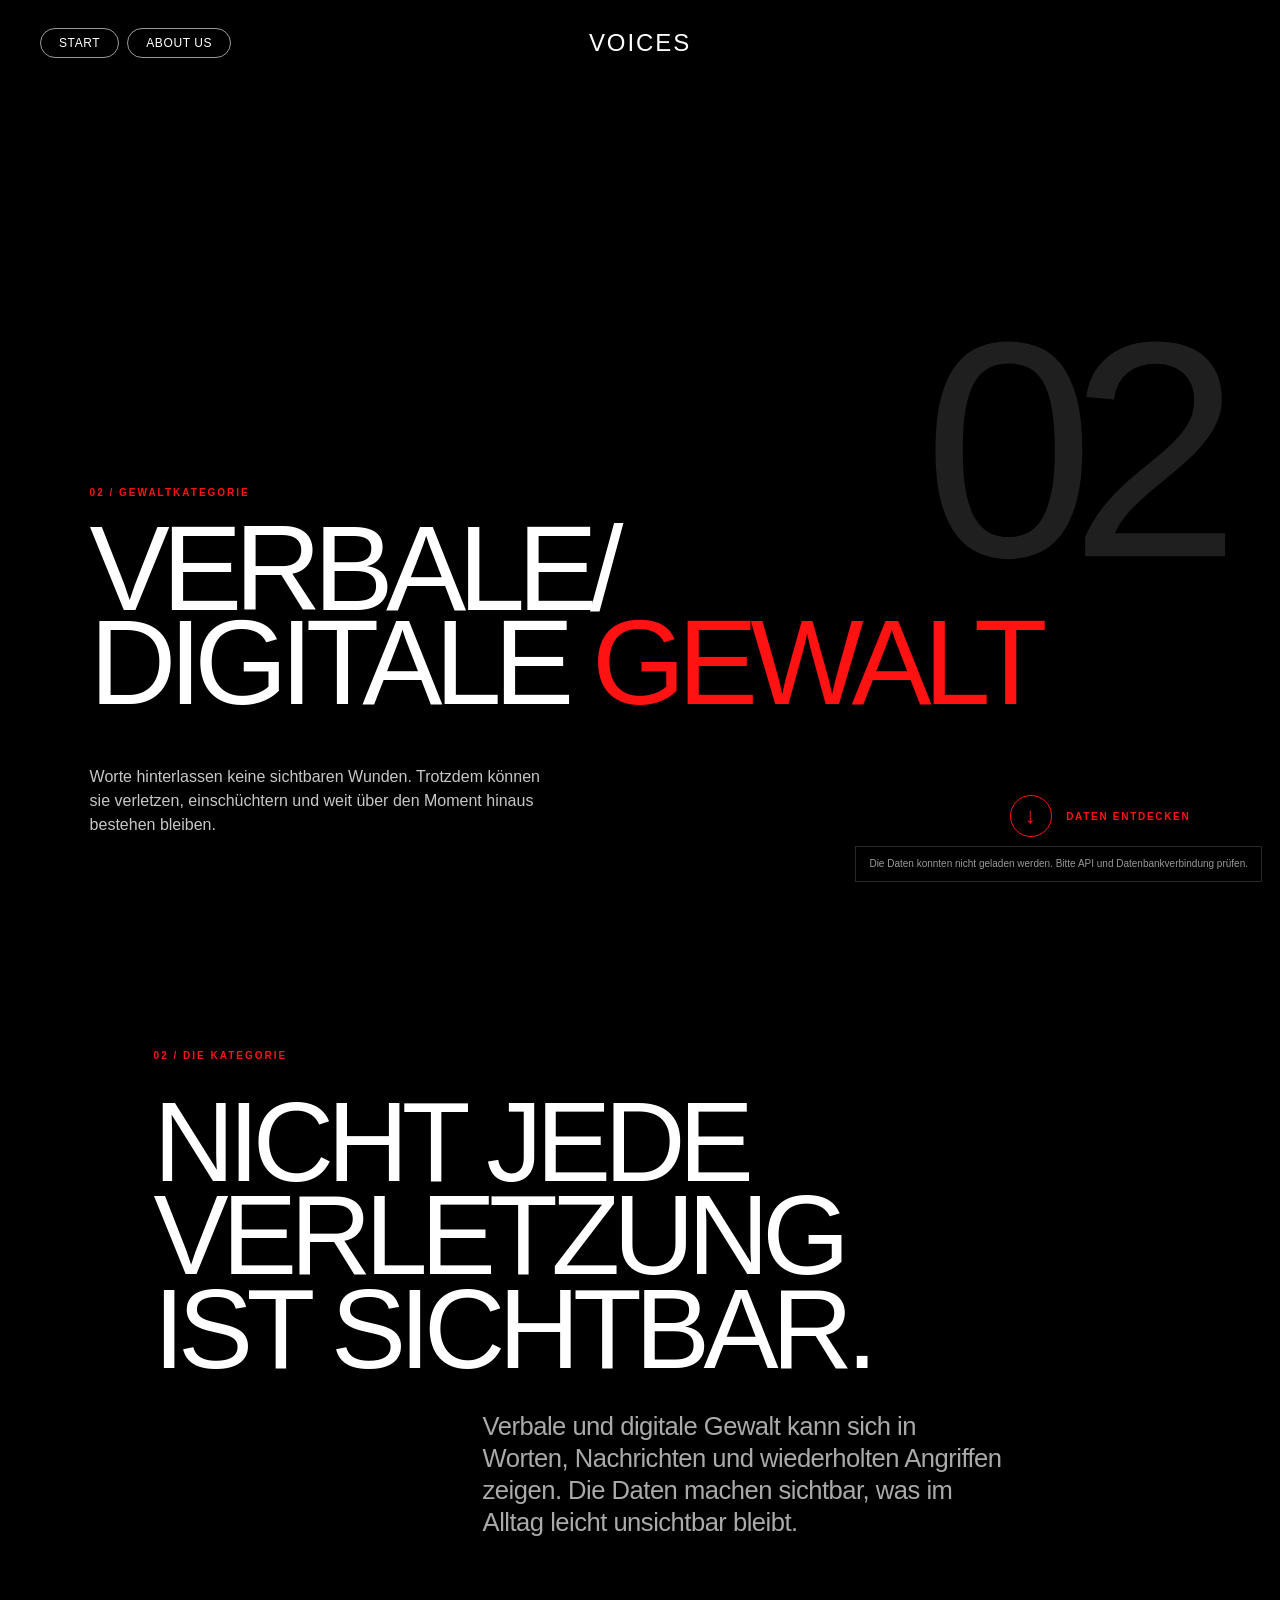
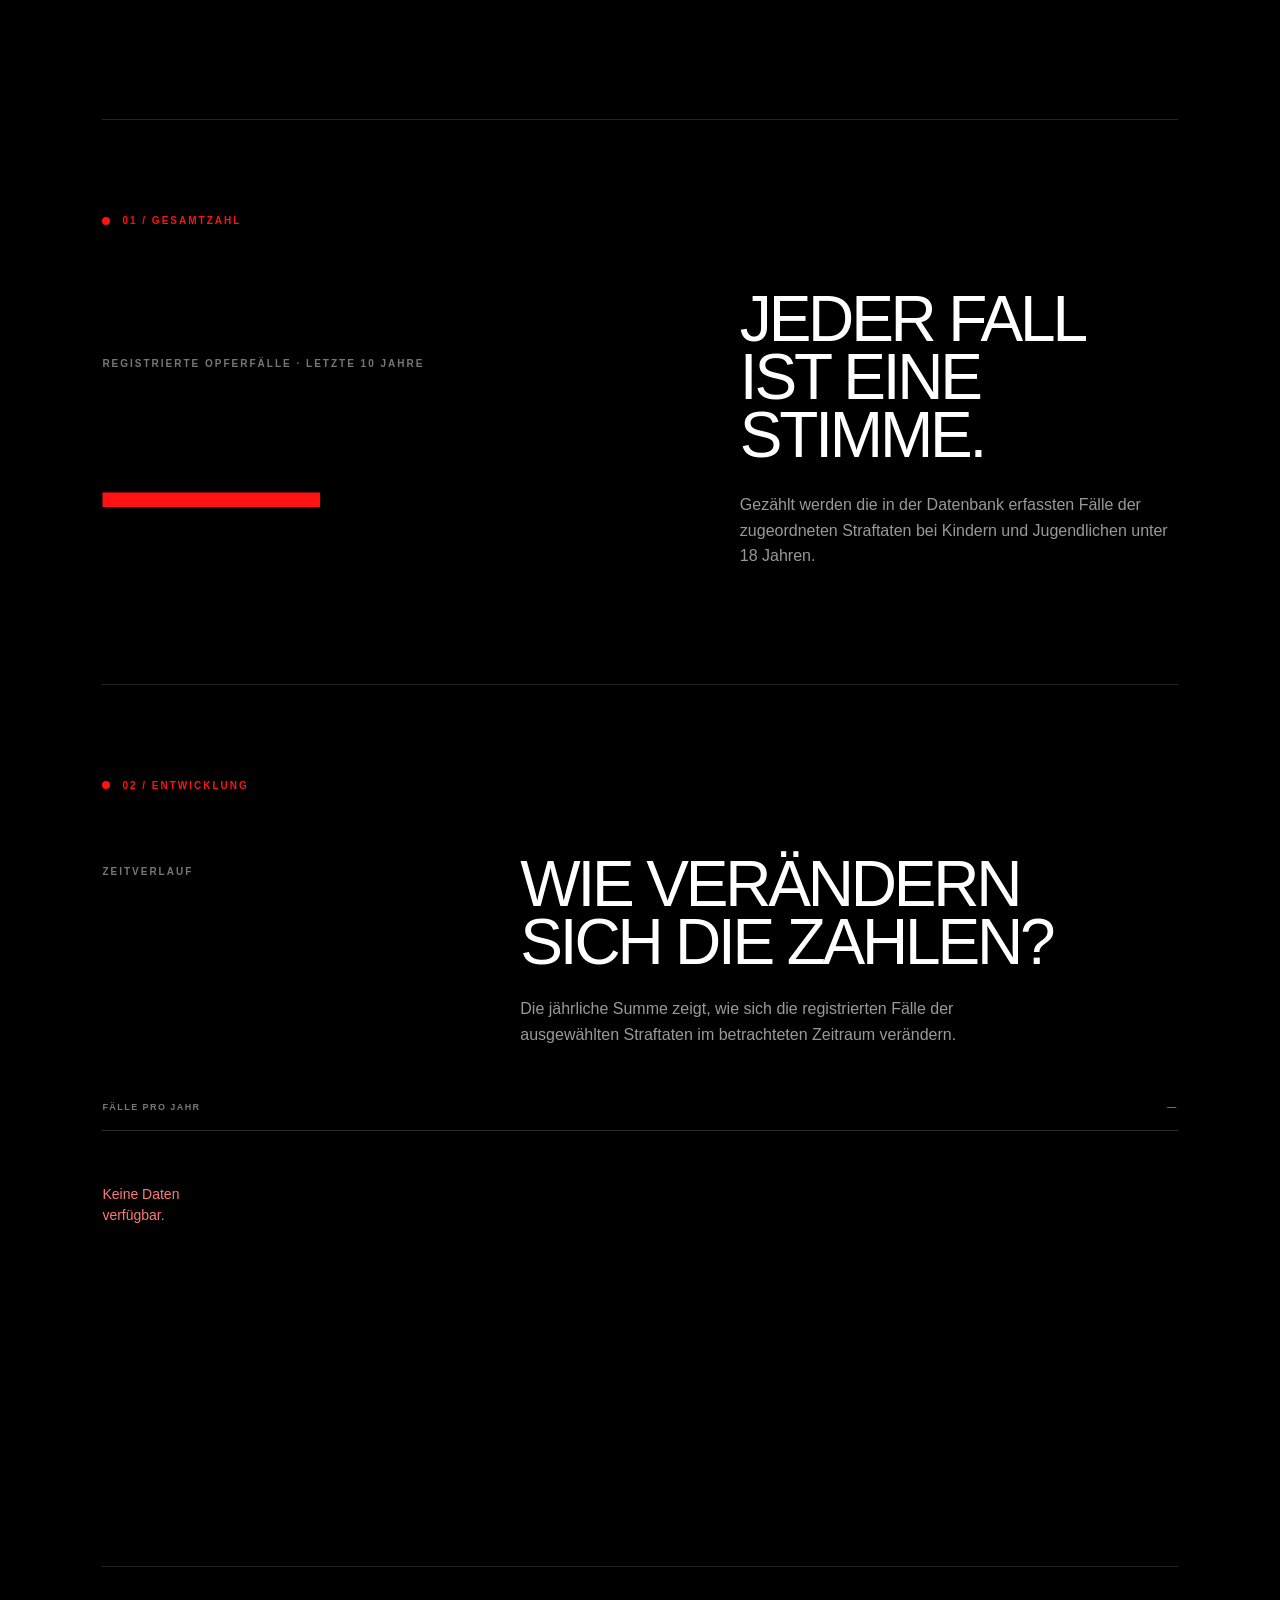
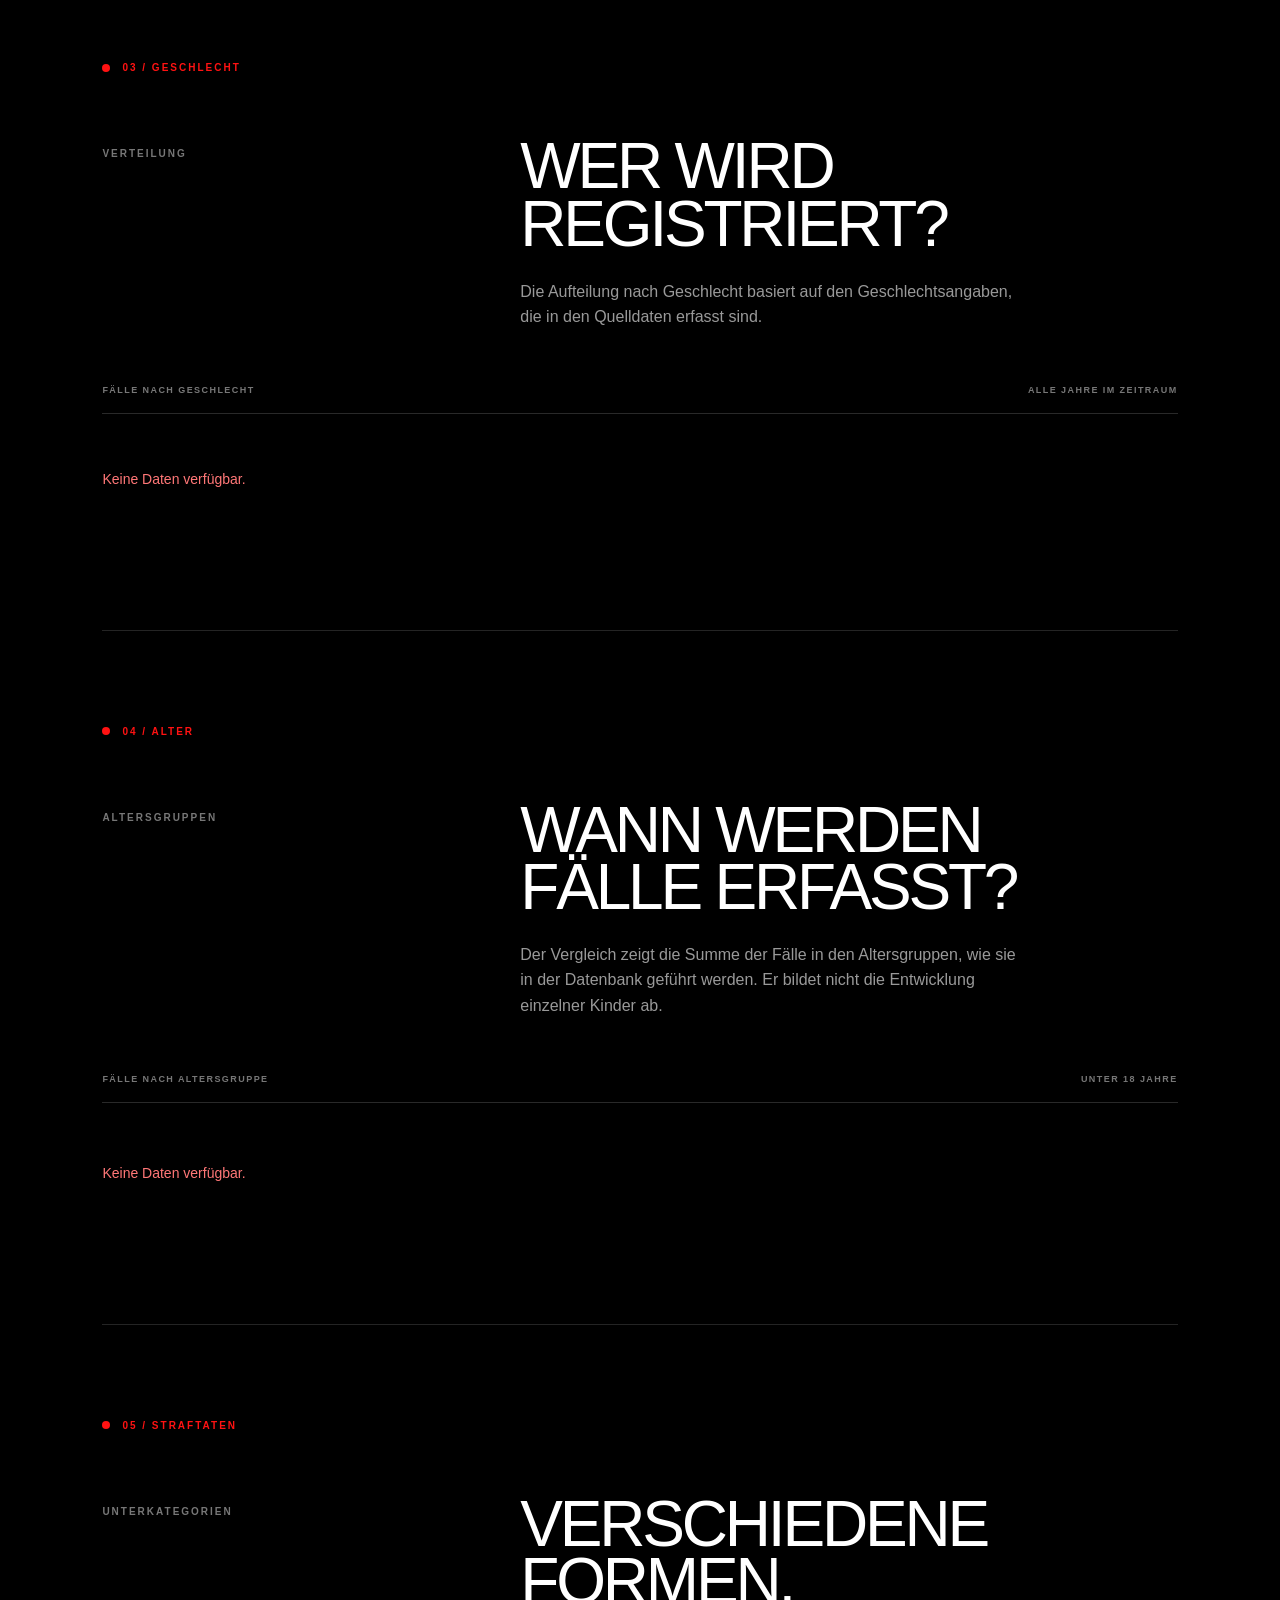
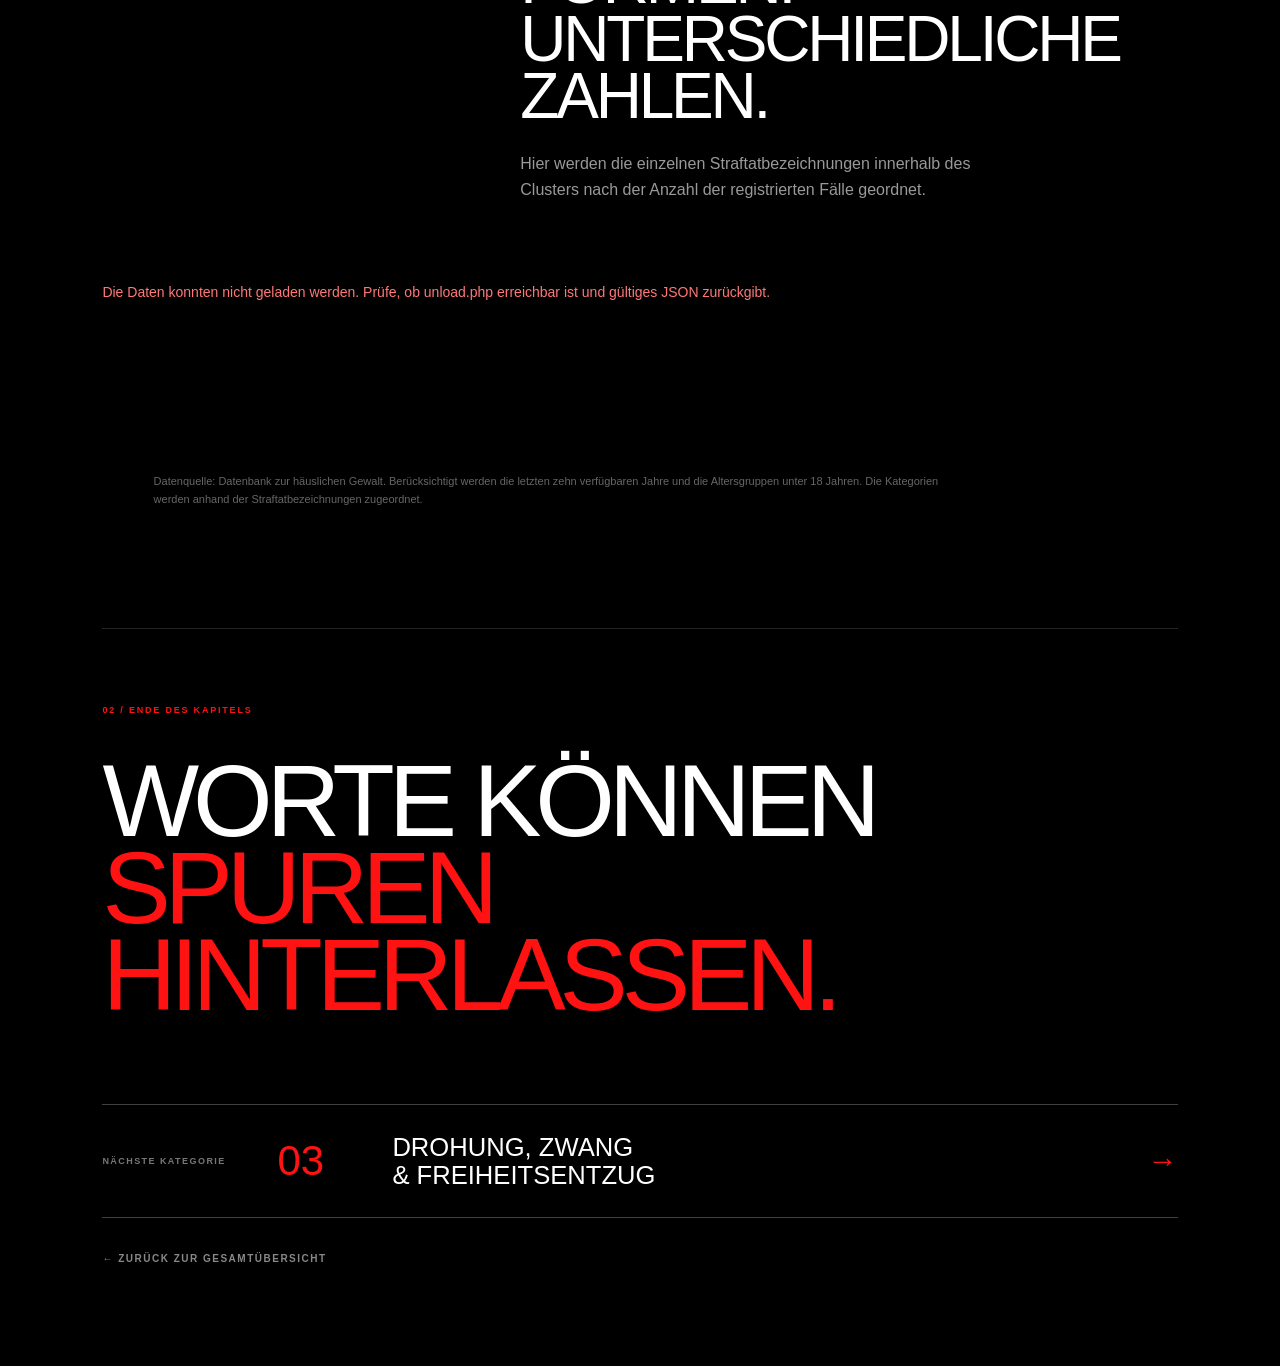
<file: IM3_php_project/verbale-gewalt.html>
<!DOCTYPE html>
<html lang="de">
<head>
    <meta charset="UTF-8">
    <meta name="viewport" content="width=device-width, initial-scale=1.0">
    <meta name="theme-color" content="#000000">

    <title>Verbale/digitale Gewalt &amp; Ehrverletzung — VOICES</title>

    <style>
        :root {
            --red: #ff1212;
            --white: #fff;
            --grey: #999;
            --muted: #666;
            --black: #000;
            --line: rgba(255,255,255,.16);
        }

        * {
            box-sizing: border-box;
            margin: 0;
            padding: 0;
        }

        html {
            scroll-behavior: smooth;
        }

        body {
            background: var(--black);
            color: var(--white);
            font-family: Arial, Helvetica, sans-serif;
            overflow-x: hidden;
        }

        a {
            color: inherit;
            text-decoration: none;
        }

        button,
        input {
            font: inherit;
        }

        /* HEADER */

        .site-header {
            position: fixed;
            z-index: 100;
            top: 28px;
            left: 40px;
            right: 40px;
            display: flex;
            align-items: center;
            justify-content: space-between;
            pointer-events: none;
        }

        .site-header a {
            pointer-events: auto;
        }

        .main-nav {
            display: flex;
            gap: 8px;
        }

        .nav-pill {
            padding: 7px 18px;
            border: 1px solid rgba(255,255,255,.6);
            border-radius: 100px;
            font-size: 12px;
            font-weight: 500;
            letter-spacing: .05em;
            transition: background .25s ease, color .25s ease;
        }

        .nav-pill:hover {
            background: #fff;
            color: #000;
        }

        .site-logo {
            position: absolute;
            left: 50%;
            transform: translateX(-50%);
            font-size: 24px;
            font-weight: 400;
            letter-spacing: .08em;
        }

        /* HERO */

        .category-hero {
            position: relative;
            width: 100%;
            min-height: 720px;
            height: 100svh;
            overflow: hidden;
            background: #000;
        }

        .category-hero-video {
            position: absolute;
            inset: 0;
            width: 100%;
            height: 100%;
            object-fit: cover;
            z-index: 0;
        }

        .hero-shade {
            position: absolute;
            inset: 0;
            z-index: 1;
            background: linear-gradient(
                    90deg,
                    rgba(0,0,0,.62),
                    rgba(0,0,0,.1) 68%,
                    rgba(0,0,0,.28)
            );
        }

        .category-nav {
            position: absolute;
            z-index: 10;
            top: 76px;
            left: 40px;
            display: flex;
            flex-direction: column;
            align-items: flex-start;
            gap: 4px;
        }

        .category-link {
            display: flex;
            align-items: center;
            gap: 13px;
            min-height: 35px;
            padding: 5px 14px 5px 6px;
            border-radius: 100px;
            color: rgba(255,255,255,.58);
            transition:
                    color .3s ease,
                    background .3s ease,
                    transform .35s ease;
        }

        .category-link:hover,
        .category-link.active {
            color: #fff;
            background: rgba(0,0,0,.32);
        }

        .category-link:hover {
            transform: translateX(5px);
        }

        .category-number {
            width: 27px;
            height: 27px;
            flex: 0 0 27px;
            display: grid;
            place-items: center;
            border: 1px solid rgba(255,255,255,.35);
            border-radius: 50%;
            font-size: 8px;
            font-weight: 700;
        }

        .category-link.active .category-number,
        .category-link:hover .category-number {
            color: #000;
            background: var(--red);
            border-color: var(--red);
        }

        .category-title {
            font-size: 9px;
            font-weight: 600;
            line-height: 1.25;
            letter-spacing: .12em;
        }

        .hero-content {
            position: absolute;
            z-index: 5;
            left: 7vw;
            right: 7vw;
            bottom: 7vh;
        }

        .eyebrow,
        .chapter-small,
        .stat-label,
        .section-marker {
            display: block;
            color: var(--red);
            font-size: 10px;
            font-weight: 700;
            letter-spacing: .2em;
        }

        .eyebrow {
            margin-bottom: 24px;
        }

        .hero-content h1 {
            max-width: 1200px;
            font-size: clamp(72px, 9.4vw, 155px);
            font-weight: 500;
            line-height: .78;
            letter-spacing: -.065em;
        }

        .hero-content h1 span {
            color: var(--red);
        }

        .hero-bottom {
            display: flex;
            justify-content: space-between;
            align-items: flex-end;
            gap: 60px;
            margin-top: 55px;
        }

        .hero-bottom p {
            width: min(460px, 42vw);
            color: rgba(255,255,255,.78);
            font-size: 16px;
            line-height: 1.5;
        }

        .scroll-link {
            display: flex;
            align-items: center;
            gap: 14px;
            color: var(--red);
            font-size: 10px;
            font-weight: 700;
            letter-spacing: .17em;
            white-space: nowrap;
        }

        .scroll-icon {
            display: grid;
            place-items: center;
            width: 42px;
            height: 42px;
            border: 1px solid var(--red);
            border-radius: 50%;
            font-size: 22px;
            transition:
                    color .25s ease,
                    background .25s ease,
                    transform .25s ease;
        }

        .scroll-link:hover .scroll-icon {
            background: var(--red);
            color: #000;
            transform: translateY(4px);
        }

        .hero-index {
            position: absolute;
            z-index: 3;
            right: 5vw;
            top: 50%;
            transform: translateY(-50%);
            color: rgba(255,255,255,.12);
            font-size: clamp(130px, 24vw, 360px);
            line-height: .8;
            letter-spacing: -.08em;
            pointer-events: none;
        }

        /* INHALTE */

        .category-story {
            position: relative;
            padding: 150px 8vw 100px;
            background: #000;
        }

        .chapter-intro {
            position: relative;
            z-index: 1;
            width: min(1000px, 90%);
            margin: 0 0 180px 4vw;
        }

        .chapter-intro h2 {
            margin: 35px 0;
            font-size: clamp(65px, 8.8vw, 140px);
            font-weight: 500;
            line-height: .83;
            letter-spacing: -.06em;
        }

        .chapter-intro p {
            width: min(520px, 90%);
            margin-left: 34%;
            color: #aaa;
            font-size: clamp(20px, 2vw, 30px);
            line-height: 1.25;
            letter-spacing: -.02em;
        }

        .data-section {
            position: relative;
            z-index: 1;
            max-width: 1200px;
            margin: 0 auto;
            padding: 95px 0 115px;
            border-top: 1px solid rgba(255,255,255,.14);
        }

        .section-marker {
            display: flex;
            align-items: center;
            gap: 12px;
            margin-bottom: 65px;
        }

        .section-marker > span {
            display: inline-block;
            width: 8px;
            height: 8px;
            border-radius: 50%;
            background: var(--red);
        }

        .total-layout {
            display: grid;
            grid-template-columns: 1.1fr .9fr;
            align-items: end;
            gap: 8vw;
        }

        .stat-label {
            color: #777;
            line-height: 1.5;
        }

        .big-number {
            display: block;
            margin-top: 20px;
            color: var(--red);
            font-size: clamp(100px, 17vw, 260px);
            font-weight: 500;
            line-height: .82;
            letter-spacing: -.08em;
            overflow-wrap: anywhere;
        }

        .total-copy h3,
        .section-heading h3 {
            font-size: clamp(42px, 5vw, 78px);
            font-weight: 500;
            line-height: .9;
            letter-spacing: -.05em;
        }

        .total-copy p,
        .section-heading p {
            max-width: 500px;
            margin-top: 28px;
            color: #999;
            font-size: 16px;
            line-height: 1.6;
        }

        .section-heading {
            display: grid;
            grid-template-columns: .7fr 1.3fr;
            column-gap: 5vw;
            align-items: start;
            margin-bottom: 55px;
        }

        .section-heading .stat-label {
            padding-top: 8px;
        }

        .section-heading p {
            grid-column: 2;
            margin-top: 25px;
        }

        .chart-panel {
            margin-top: 35px;
        }

        .chart-panel-heading {
            display: flex;
            justify-content: space-between;
            gap: 20px;
            padding-bottom: 18px;
            border-bottom: 1px solid var(--line);
            color: #777;
            font-size: 9px;
            font-weight: 700;
            letter-spacing: .16em;
        }

        /* JAHRESSÄULEN */

        .year-chart {
            min-height: 320px;
            display: grid;
            grid-template-columns: repeat(10, minmax(0, 1fr));
            align-items: stretch;
            gap: clamp(8px, 1.5vw, 22px);
            padding-top: 28px;
        }

        .year-bar-item {
            min-width: 0;
            display: grid;
            grid-template-rows: 24px 1fr 24px;
            justify-items: center;
            gap: 12px;
        }

        .year-bar-value {
            color: #888;
            font-size: 10px;
            text-align: center;
        }

        .year-bar-track {
            width: 100%;
            height: 100%;
            min-height: 220px;
            display: flex;
            align-items: flex-end;
            background: linear-gradient(
                    to top,
                    rgba(255,255,255,.035),
                    transparent
            );
            border-bottom: 1px solid rgba(255,255,255,.2);
        }

        .year-bar-fill {
            display: block;
            width: 100%;
            min-height: 2px;
            background: var(--red);
            transition: height .8s cubic-bezier(.22,1,.36,1);
        }

        .year-bar-label {
            color: #777;
            font-size: 10px;
        }

        /* HORIZONTALE BALKEN */

        .horizontal-chart {
            display: grid;
            gap: 30px;
            padding-top: 30px;
        }

        .bar-row {
            min-width: 0;
        }

        .bar-row-top {
            display: flex;
            justify-content: space-between;
            align-items: baseline;
            gap: 20px;
            margin-bottom: 12px;
        }

        .bar-label {
            color: #eee;
            font-size: 14px;
        }

        .bar-value {
            color: #fff;
            font-size: 20px;
            font-weight: 500;
        }

        .bar-track {
            height: 5px;
            overflow: hidden;
            background: #1b1b1b;
        }

        .bar-fill {
            display: block;
            width: 0;
            height: 100%;
            background: rgba(255,255,255,.65);
            animation: grow-bar 1s ease forwards;
        }

        .bar-fill.red {
            background: var(--red);
        }

        @keyframes grow-bar {
            from { width: 0; }
        }

        /* STRAFTATEN */

        .offence-list {
            margin-top: 30px;
        }

        .offence-row {
            display: grid;
            grid-template-columns: 50px minmax(0, 1fr) 120px;
            align-items: center;
            gap: 20px;
            min-height: 82px;
            border-top: 1px solid var(--line);
            transition: padding .25s ease;
        }

        .offence-row:last-child {
            border-bottom: 1px solid var(--line);
        }

        .offence-row:hover {
            padding-left: 12px;
        }

        .offence-rank {
            color: var(--red);
            font-size: 10px;
            letter-spacing: .12em;
        }

        .offence-name {
            color: #eee;
            font-size: 15px;
            line-height: 1.4;
        }

        .offence-value {
            color: #fff;
            font-size: 24px;
            font-weight: 500;
            text-align: right;
        }

        .data-note {
            max-width: 800px;
            margin: 30px 0 120px 4vw;
            color: #666;
            font-size: 11px;
            line-height: 1.6;
        }

        /* ABSCHLUSS */

        .category-outro {
            position: relative;
            padding: 70px 0 0;
            border-top: 1px solid rgba(255,255,255,.14);
        }

        .category-outro > span {
            color: var(--red);
            font-size: 9px;
            font-weight: 700;
            letter-spacing: .2em;
        }

        .category-outro h2 {
            margin: 40px 0 85px;
            font-size: clamp(55px, 8vw, 120px);
            font-weight: 500;
            line-height: .85;
            letter-spacing: -.06em;
        }

        .category-outro h2 em {
            color: var(--red);
            font-style: normal;
        }

        .next-category {
            display: grid;
            grid-template-columns: 150px 90px minmax(0, 1fr) 50px;
            align-items: center;
            gap: 25px;
            padding: 28px 0;
            border-top: 1px solid rgba(255,255,255,.25);
            border-bottom: 1px solid rgba(255,255,255,.25);
            transition: padding .3s ease;
        }

        .next-category:hover {
            padding-left: 15px;
            padding-right: 15px;
        }

        .next-category > span {
            color: #777;
            font-size: 9px;
            font-weight: 700;
            letter-spacing: .16em;
        }

        .next-category strong {
            color: var(--red);
            font-size: 42px;
            font-weight: 500;
        }

        .next-category p {
            font-size: clamp(17px, 2vw, 28px);
            line-height: 1.1;
        }

        .next-category b {
            color: var(--red);
            font-size: 30px;
            font-weight: 300;
            text-align: right;
        }

        .back-link {
            display: inline-block;
            margin-top: 35px;
            color: #888;
            font-size: 10px;
            font-weight: 700;
            letter-spacing: .15em;
        }

        .back-link:hover {
            color: #fff;
        }

        /* STATUS UND EINBLENDUNG */

        .data-status {
            position: fixed;
            z-index: 120;
            right: 18px;
            bottom: 18px;
            max-width: calc(100vw - 36px);
            padding: 10px 13px;
            border: 1px solid rgba(255,255,255,.16);
            background: rgba(0,0,0,.88);
            color: #999;
            font-size: 10px;
            line-height: 1.4;
            transition: opacity .5s ease;
        }

        .data-status.loaded {
            opacity: .45;
        }

        .empty-message,
        .loading-message,
        .error-message {
            padding: 25px 0;
            color: #888;
            font-size: 14px;
            line-height: 1.5;
        }

        .error-message {
            color: #ff7777;
        }

        .reveal {
            opacity: 0;
            transform: translateY(35px);
            filter: blur(4px);
            transition:
                    opacity .9s ease,
                    transform 1s cubic-bezier(.22,1,.36,1),
                    filter .9s ease;
        }

        .reveal.is-visible {
            opacity: 1;
            transform: translateY(0);
            filter: blur(0);
        }

        @media (max-width: 800px) {
            .site-header { top: 18px; left: 18px; right: 18px; }
            .nav-pill { padding: 6px 10px; font-size: 9px; }
            .site-logo { font-size: 17px; }

            .category-hero { min-height: 760px; height: 100svh; }
            .category-nav { top: 70px; left: 15px; gap: 1px; }
            .category-link { gap: 8px; min-height: 30px; padding: 3px 8px 3px 4px; }
            .category-number { width: 23px; height: 23px; flex-basis: 23px; font-size: 7px; }
            .category-title { font-size: 7px; letter-spacing: .07em; }

            .hero-content { left: 6vw; right: 6vw; bottom: 6vh; }
            .eyebrow { font-size: 8px; margin-bottom: 20px; }
            .hero-content h1 { font-size: clamp(48px, 14vw, 90px); }
            .hero-bottom { display: block; margin-top: 35px; }
            .hero-bottom p { width: min(420px, 100%); font-size: 14px; }
            .scroll-link { margin-top: 28px; font-size: 9px; }
            .hero-index { top: 48%; right: 3vw; font-size: 42vw; }

            .category-story { padding: 100px 6vw 60px; }
            .chapter-intro { width: 100%; margin: 0 0 100px; }
            .chapter-intro h2 { font-size: clamp(55px, 13vw, 90px); }
            .chapter-intro p { width: 94%; margin: 30px 0 0 6%; font-size: 19px; }

            .data-section { padding: 65px 0 75px; }
            .section-marker { margin-bottom: 40px; font-size: 9px; }
            .total-layout { grid-template-columns: 1fr; gap: 45px; }
            .big-number { font-size: clamp(95px, 27vw, 180px); }
            .total-copy h3,
            .section-heading h3 { font-size: clamp(42px, 10vw, 65px); }
            .section-heading { display: block; margin-bottom: 35px; }
            .section-heading .stat-label { margin-bottom: 25px; }
            .section-heading p { margin-top: 20px; font-size: 14px; }

            .chart-panel-heading { font-size: 7px; letter-spacing: .1em; }
            .year-chart { min-height: 240px; gap: 5px; padding-top: 20px; }
            .year-bar-item { grid-template-rows: 22px 1fr 20px; gap: 8px; }
            .year-bar-value { font-size: 8px; writing-mode: vertical-rl; transform: rotate(180deg); }
            .year-bar-track { min-height: 165px; }
            .year-bar-label { font-size: 8px; transform: rotate(-45deg); transform-origin: center; }

            .horizontal-chart { gap: 25px; }
            .bar-label { font-size: 12px; }
            .bar-value { font-size: 17px; }

            .offence-row { grid-template-columns: 28px minmax(0,1fr) 68px; gap: 10px; min-height: 72px; }
            .offence-name { font-size: 12px; }
            .offence-value { font-size: 18px; }

            .data-note { margin: 10px 0 80px; }
            .category-outro h2 { font-size: clamp(45px, 11vw, 75px); margin-bottom: 55px; }
            .next-category { grid-template-columns: 1fr 45px 2fr 20px; gap: 10px; padding: 22px 0; }
            .next-category > span { font-size: 7px; line-height: 1.4; }
            .next-category strong { font-size: 28px; }
            .next-category p { font-size: 12px; }
            .next-category b { font-size: 20px; }
            .back-link { line-height: 1.5; }
            .data-status { right: 10px; bottom: 10px; font-size: 9px; }
        }

        @media (prefers-reduced-motion: reduce) {
            html {
                scroll-behavior: auto;
            }

            *,
            *::before,
            *::after {
                animation-duration: .01ms !important;
                transition-duration: .01ms !important;
            }

            .reveal {
                opacity: 1;
                transform: none;
                filter: none;
            }
        }

        /* AUFKLAPPBARE GESETZESTEXTE */

        .offence-item {
            border-top: 1px solid var(--line);
        }

        .offence-item:last-child {
            border-bottom: 1px solid var(--line);
        }

        .offence-item .offence-row {
            width: 100%;
            min-height: 82px;
            display: grid;
            grid-template-columns: 50px minmax(0, 1fr) 120px 24px;
            align-items: center;
            gap: 20px;
            padding: 0;
            border: 0;
            background: transparent;
            color: inherit;
            text-align: left;
            cursor: pointer;
            transition: padding .25s ease;
        }

        .offence-item .offence-row:hover {
            padding-left: 12px;
        }

        .offence-item .offence-row:focus-visible {
            outline: 1px solid var(--red);
            outline-offset: -2px;
        }

        .offence-item .offence-row[aria-expanded="true"] .offence-toggle-icon {
            transform: rotate(45deg);
            color: var(--red);
        }

        .offence-item .offence-row.no-article {
            cursor: default;
        }

        .offence-item .offence-row.no-article:hover {
            padding-left: 0;
        }

        .offence-toggle-icon {
            color: #888;
            font-size: 25px;
            font-weight: 300;
            text-align: center;
            transition: transform .25s ease, color .25s ease;
        }

        .offence-detail {
            padding: 0 8% 32px 70px;
            color: #aaa;
            animation: article-reveal .3s ease both;
        }

        .offence-detail[hidden] {
            display: none;
        }

        .offence-article-heading {
            display: flex;
            flex-wrap: wrap;
            align-items: baseline;
            gap: 14px;
            margin-bottom: 18px;
            color: #fff;
        }

        .offence-article-heading h4 {
            font-size: 18px;
            font-weight: 500;
        }

        .offence-article-heading span {
            color: var(--red);
            font-size: 11px;
            font-weight: 700;
            letter-spacing: .08em;
        }

        .offence-detail p {
            max-width: 900px;
            margin: 0 0 14px;
            color: #aaa;
            font-size: 14px;
            line-height: 1.7;
        }

        .offence-detail p:last-child {
            margin-bottom: 0;
        }

        @keyframes article-reveal {
            from {
                opacity: 0;
                transform: translateY(-5px);
            }

            to {
                opacity: 1;
                transform: translateY(0);
            }
        }

        @media (max-width: 800px) {
            .offence-item .offence-row {
                grid-template-columns: 28px minmax(0, 1fr) 68px 18px;
                gap: 10px;
                min-height: 72px;
            }

            .offence-item .offence-row:hover { padding-left: 5px; }
            .offence-toggle-icon { font-size: 21px; }
            .offence-detail { padding: 0 4px 26px 38px; }
            .offence-article-heading h4 { font-size: 15px; }
            .offence-detail p { font-size: 12px; line-height: 1.65; }
        }

        /* INFOFELD DER SÄULEN */

        .year-bar-item {
            position: relative;
            cursor: help;
            outline: none;
        }

        .year-bar-item:hover .year-chart-tooltip,
        .year-bar-item:focus-visible .year-chart-tooltip {
            opacity: 1;
            visibility: visible;
            transform: translate(-50%, 0);
        }

        .year-chart-tooltip {
            position: absolute;
            z-index: 30;
            left: 50%;
            bottom: calc(100% - 30px);
            width: max-content;
            min-width: 220px;
            max-width: min(330px, 80vw);
            padding: 15px 16px;
            background: #151515;
            border: 1px solid rgba(255,255,255,.2);
            box-shadow: 0 12px 35px rgba(0,0,0,.55);
            color: #eee;
            text-align: left;
            opacity: 0;
            visibility: hidden;
            transform: translate(-50%, 8px);
            transition:
                    opacity .18s ease,
                    transform .18s ease,
                    visibility .18s ease;
            pointer-events: none;
        }

        .year-chart-tooltip-title {
            display: block;
            margin-bottom: 10px;
            color: var(--red);
            font-size: 12px;
            letter-spacing: .08em;
        }

        .year-chart-tooltip-row {
            display: grid;
            grid-template-columns: minmax(0, 1fr) auto;
            gap: 18px;
            padding: 7px 0;
            border-top: 1px solid rgba(255,255,255,.1);
            align-items: start;
        }

        .year-chart-tooltip-name {
            color: #ccc;
            font-size: 11px;
            line-height: 1.35;
            white-space: normal;
        }

        .year-chart-tooltip-value {
            color: #fff;
            font-size: 12px;
            font-weight: 600;
            white-space: nowrap;
        }

        .year-chart-tooltip-empty {
            color: #999;
            font-size: 11px;
            line-height: 1.4;
        }

        @media (max-width: 800px) {
            .year-chart-tooltip {
                min-width: 190px;
                max-width: min(260px, 76vw);
                padding: 12px;
            }

            .year-chart-tooltip-name {
                font-size: 10px;
            }
        }

        /* KREISDIAGRAMME */

        .pie-chart-layout {
            display: grid;
            grid-template-columns:
                minmax(170px, 240px)
                minmax(220px, 1fr)
                110px;
            align-items: center;
            column-gap: clamp(25px, 5vw, 70px);
            row-gap: 28px;
            padding-top: 35px;
        }

        .pie-chart {
            width: min(100%, 240px);
            aspect-ratio: 1;
            border-radius: 50%;
            border: 1px solid rgba(255,255,255,.14);
            box-shadow: 0 0 0 8px rgba(255,255,255,.015);
        }

        .pie-chart-legend {
            display: grid;
            gap: 0;
            min-width: 0;
        }

        .pie-legend-row {
            display: flex;
            align-items: center;
            justify-content: space-between;
            gap: 20px;
            padding: 15px 0;
            border-bottom: 1px solid var(--line);
        }

        .pie-legend-row:first-child {
            border-top: 1px solid var(--line);
        }

        .pie-legend-left {
            display: flex;
            align-items: flex-start;
            gap: 12px;
            min-width: 0;
        }

        .pie-legend-swatch {
            width: 10px;
            height: 10px;
            flex: 0 0 10px;
            margin-top: 4px;
            border-radius: 50%;
        }

        .pie-legend-label {
            color: #ddd;
            font-size: 14px;
            line-height: 1.4;
        }

        .pie-legend-right {
            display: flex;
            flex-direction: column;
            align-items: flex-end;
            gap: 4px;
            flex: 0 0 auto;
        }

        .pie-legend-value {
            color: #fff;
            font-size: 18px;
            font-weight: 500;
            white-space: nowrap;
        }

        .pie-legend-percentage {
            color: #888;
            font-size: 11px;
            white-space: nowrap;
        }

        .pie-chart-total {
            display: flex;
            flex-direction: column;
            align-items: flex-end;
            gap: 8px;
            padding-left: 15px;
        }

        .pie-chart-total span {
            color: #777;
            font-size: 9px;
            font-weight: 700;
            letter-spacing: .16em;
        }

        .pie-chart-total strong {
            color: var(--red);
            font-size: clamp(28px, 3vw, 44px);
            font-weight: 500;
            letter-spacing: -.04em;
        }

        @media (max-width: 800px) {
            .pie-chart-layout {
                grid-template-columns:
                    minmax(120px, 160px)
                    minmax(0, 1fr);
                column-gap: 22px;
                row-gap: 25px;
                padding-top: 25px;
            }

            .pie-chart { width: 100%; }
            .pie-legend-row { gap: 10px; padding: 12px 0; }
            .pie-legend-left { gap: 8px; }
            .pie-legend-label { font-size: 11px; }
            .pie-legend-value { font-size: 14px; }
            .pie-legend-percentage { font-size: 10px; }

            .pie-chart-total {
                grid-column: 1 / -1;
                align-items: flex-start;
                padding: 0;
            }

            .pie-chart-total strong {
                font-size: 32px;
            }
        }

        @media (max-width: 480px) {
            .pie-chart-layout {
                grid-template-columns: 1fr;
                justify-items: center;
            }

            .pie-chart { width: min(65vw, 210px); }
            .pie-chart-legend { width: 100%; }
            .pie-chart-total { justify-self: stretch; }
        }

        #gender-chart,
        #gender-chart canvas,
        #gender-chart svg,
        #gender-chart .pie-chart,
        #gender-chart .pie-slice {
            box-shadow: none !important;
            outline: none !important;
        }

        #gender-chart svg path {
            stroke: none !important;
            stroke-width: 0 !important;
        }

        #gender-chart canvas {
            border: none !important;
            background: transparent !important;
        }

        .category-page .category-nav {
            display: none !important;
        }

        /* HOVER UND RESPONSIVE DARSTELLUNG */

        .category-page img,
        .category-page video,
        .category-page svg {
            max-width: 100%;
        }

        .category-page .chapter-intro,
        .category-page .total-layout > *,
        .category-page .section-heading > *,
        .category-page .chart-panel,
        .category-page .pie-chart-layout > * {
            min-width: 0;
        }

        .category-page .reveal.is-visible {
            transform: none;
            filter: none;
        }

        #year-chart .year-bar-fill {
            transform: scale(1);
            transform-origin: center bottom;
            opacity: 1;
            pointer-events: none;
            transition:
                    height .8s cubic-bezier(.22, 1, .36, 1),
                    transform 220ms ease,
                    opacity 220ms ease;
        }

        #year-chart .year-bar-item.is-dimmed .year-bar-fill {
            opacity: .25;
        }

        #year-chart .year-bar-item.is-active {
            z-index: 5;
        }

        #year-chart .year-bar-item.is-active .year-bar-fill {
            opacity: 1;
            transform: scale(1.2, 1.04);
        }

        #year-chart .year-bar-item.is-active .year-bar-value {
            color: #fff;
        }

        #year-chart .year-bar-item:focus-visible .year-bar-fill {
            outline: 2px solid #fff;
            outline-offset: 3px;
        }

        #category-year-tooltip {
            position: fixed;
            inset: auto;
            z-index: 10000;
            width: min(360px, calc(100vw - 24px));
            min-width: 0;
            max-width: calc(100vw - 24px);
            max-height: calc(100dvh - 24px);
            overflow-y: auto;
            overscroll-behavior: contain;
            padding: 16px;
            opacity: 0;
            visibility: hidden;
            transform: none;
            pointer-events: auto;
            transition: opacity 160ms ease, visibility 160ms ease;
        }

        #category-year-tooltip.is-visible {
            opacity: 1;
            visibility: visible;
        }

        .category-tooltip-heading {
            display: flex;
            align-items: center;
            justify-content: space-between;
            gap: 12px;
            margin-bottom: 8px;
        }

        #category-year-tooltip .year-chart-tooltip-title {
            min-width: 0;
            margin: 0;
            font-size: 14px;
            line-height: 1.4;
        }

        .category-tooltip-close {
            flex: 0 0 44px;
            width: 44px;
            height: 44px;
            border: 1px solid #555;
            background: transparent;
            color: #fff;
            font: inherit;
            font-size: 24px;
            cursor: pointer;
        }

        .category-tooltip-close:focus-visible {
            outline: 2px solid #fff;
            outline-offset: 3px;
        }

        #category-year-tooltip .year-chart-tooltip-row {
            grid-template-columns: minmax(0, 1fr) auto;
            gap: 16px;
        }

        #category-year-tooltip .year-chart-tooltip-name {
            font-size: 13px;
            line-height: 1.5;
            overflow-wrap: anywhere;
        }

        #category-year-tooltip .year-chart-tooltip-value {
            font-size: 14px;
        }

        .category-page .pie-legend-left,
        .category-page .pie-legend-label {
            min-width: 0;
            overflow-wrap: anywhere;
        }

        @media (max-width: 1024px) {
            .category-page .pie-chart-layout {
                grid-template-columns:
                    minmax(160px, 220px)
                    minmax(0, 1fr);
                column-gap: 32px;
            }

            .category-page .pie-chart-total {
                grid-column: 1 / -1;
                padding: 0;
                align-items: flex-start;
            }

            .category-page .hero-content h1 {
                font-size: clamp(40px, 7.4vw, 88px);
            }
        }

        @media (max-width: 800px) {
            .category-page .site-header {
                top: max(12px, env(safe-area-inset-top));
                left: 16px;
                right: 16px;
                gap: 12px;
            }

            .category-page .main-nav {
                gap: 6px;
                min-width: 0;
            }

            .category-page .nav-pill {
                display: inline-flex;
                align-items: center;
                justify-content: center;
                min-height: 44px;
                padding: 10px 12px;
                font-size: 10px;
                white-space: nowrap;
            }

            .category-page .site-logo {
                position: static;
                flex: 0 0 auto;
                transform: none;
                font-size: 18px;
            }

            .category-page .category-hero {
                display: flex;
                align-items: flex-end;
                min-height: 100svh;
                height: auto;
            }

            .category-page .hero-content {
                position: relative;
                inset: auto;
                width: 100%;
                min-width: 0;
                padding: 140px 20px 48px;
            }

            .category-page .hero-content h1 {
                font-size: clamp(30px, 8.4vw, 64px);
                line-height: .95;
                overflow-wrap: anywhere;
                hyphens: auto;
            }

            .category-page .hero-bottom {
                display: grid;
                gap: 24px;
                margin-top: 28px;
            }

            .category-page .hero-bottom p {
                width: 100%;
                max-width: 44ch;
                font-size: 16px;
                line-height: 1.55;
            }

            .category-page .eyebrow,
            .category-page .chapter-small,
            .category-page .stat-label,
            .category-page .section-marker {
                font-size: 11px;
                line-height: 1.5;
                letter-spacing: .12em;
            }

            .category-page .scroll-link {
                min-height: 44px;
                margin-top: 0;
                font-size: 11px;
                line-height: 1.5;
                white-space: normal;
            }

            .category-page .hero-index {
                top: 35%;
            }

            .category-page .category-story {
                padding: 64px 20px;
            }

            .category-page .chapter-intro {
                width: 100%;
                margin: 0 0 72px;
            }

            .category-page .chapter-intro h2 {
                font-size: clamp(34px, 10vw, 68px);
                line-height: .98;
                overflow-wrap: anywhere;
            }

            .category-page .chapter-intro p {
                width: 100%;
                margin: 24px 0 0;
                font-size: 18px;
                line-height: 1.55;
            }

            .category-page .data-section {
                padding: 48px 0 56px;
            }

            .category-page .section-marker {
                margin-bottom: 28px;
            }

            .category-page .total-layout {
                grid-template-columns: minmax(0, 1fr);
                gap: 32px;
            }

            .category-page .big-number {
                font-size: clamp(64px, 22vw, 140px);
                white-space: nowrap;
                overflow-wrap: normal;
                letter-spacing: -.055em;
            }

            .category-page .total-copy h3,
            .category-page .section-heading h3 {
                font-size: clamp(28px, 8vw, 48px);
                line-height: 1.04;
                overflow-wrap: anywhere;
            }

            .category-page .total-copy p,
            .category-page .section-heading p {
                font-size: 16px;
                line-height: 1.65;
            }

            .category-page .section-heading {
                display: block;
                margin-bottom: 28px;
            }

            .category-page .chart-panel-heading {
                flex-wrap: wrap;
                gap: 8px 16px;
                font-size: 11px;
                line-height: 1.5;
                letter-spacing: .08em;
            }

            .category-page #year-chart {
                grid-template-columns: repeat(10, minmax(48px, 1fr));
                gap: 12px;
                min-height: 300px;
                width: 100%;
                overflow-x: auto;
                overflow-y: hidden;
                overscroll-behavior-x: contain;
                padding: 24px 8px 20px;
                scrollbar-width: thin;
                scrollbar-color: #ff1212 #222;
            }

            .category-page .year-bar-item {
                grid-template-rows: 28px 1fr 28px;
                gap: 10px;
                touch-action: pan-x pan-y;
            }

            .category-page .year-bar-value {
                font-size: 12px;
                line-height: 1.5;
                writing-mode: horizontal-tb;
                transform: none;
                white-space: nowrap;
            }

            .category-page .year-bar-label {
                font-size: 12px;
                line-height: 1.5;
                transform: none;
                white-space: nowrap;
            }

            .category-page .year-bar-track {
                min-height: 190px;
            }

            .category-page .chart-panel:has(.year-chart)::after {
                content: "Seitlich wischen, um alle Jahre zu sehen.";
                display: block;
                margin-top: 12px;
                color: #aaa;
                font-size: 13px;
                line-height: 1.5;
            }

            .category-page .pie-chart-layout {
                grid-template-columns: minmax(0, 1fr);
                justify-items: center;
                gap: 28px;
                padding-top: 28px;
            }

            .category-page .pie-chart {
                width: min(76vw, 280px);
                max-width: 100%;
            }

            .category-page .pie-chart-legend {
                width: 100%;
            }

            .category-page .pie-legend-row {
                gap: 16px;
                padding: 16px 0;
            }

            .category-page .pie-legend-label {
                font-size: 15px;
                line-height: 1.5;
            }

            .category-page .pie-legend-value {
                font-size: 21px;
            }

            .category-page .pie-legend-percentage {
                font-size: 13px;
            }

            .category-page .pie-chart-total {
                justify-self: stretch;
                gap: 8px;
            }

            .category-page .pie-chart-total span {
                font-size: 11px;
            }

            .category-page .offence-item .offence-row {
                grid-template-columns: 24px minmax(0, 1fr) auto 24px;
                gap: 8px;
                min-height: 76px;
                padding: 12px 0;
            }

            .category-page .offence-item .offence-row:hover {
                padding-left: 0;
            }

            .category-page .offence-name {
                font-size: 14px;
                line-height: 1.5;
                overflow-wrap: anywhere;
            }

            .category-page .offence-value {
                font-size: 18px;
                white-space: nowrap;
            }

            .category-page .offence-detail {
                padding: 4px 0 24px;
            }

            .category-page .offence-article-heading h4 {
                font-size: 18px;
                overflow-wrap: anywhere;
            }

            .category-page .offence-detail p {
                font-size: 16px;
                line-height: 1.7;
            }

            .category-page .data-note,
            .category-page .back-link {
                font-size: 13px;
                line-height: 1.65;
            }

            .category-page .back-link {
                min-height: 44px;
                padding: 12px 0;
            }

            .category-page .category-outro h2 {
                font-size: clamp(32px, 9vw, 60px);
                line-height: 1.02;
                overflow-wrap: anywhere;
            }

            .category-page .next-category {
                grid-template-columns: 44px minmax(0, 1fr) 24px;
                gap: 12px;
            }

            .category-page .next-category > span {
                grid-column: 1 / -1;
                font-size: 11px;
            }

            .category-page .next-category p {
                font-size: 14px;
                line-height: 1.4;
                overflow-wrap: anywhere;
            }

            #category-year-tooltip {
                max-height: min(52dvh, 380px);
            }

            .category-page .data-status {
                max-width: calc(100vw - 24px);
                font-size: 11px;
                bottom: max(12px, env(safe-area-inset-bottom));
                pointer-events: none;
            }
        }

        @media (prefers-reduced-motion: reduce) {
            #year-chart .year-bar-fill,
            #category-year-tooltip {
                transition: none;
            }
        }
    </style>
</head>

<body class="category-page verbal-page">

<header class="site-header" id="header">
    <nav class="main-nav" aria-label="Hauptnavigation">
        <a class="nav-pill" href="index.html">START</a>
        <a class="nav-pill" href="index.html#about">ABOUT US</a>
    </nav>

    <a
            class="site-logo"
            href="index.html"
            aria-label="VOICES – Startseite"
    >
        VOICES
    </a>
</header>

<main>

    <!-- HERO -->

    <section class="category-hero" id="top">
        <video
                class="category-hero-video"
                autoplay
                muted
                loop
                playsinline
                aria-hidden="true"
        >
            <source
                    src="assets/Videos/Lesendes Mädchen.mp4"
                    type="video/mp4"
            >
        </video>

        <div class="hero-shade"></div>

        <nav class="category-nav" aria-label="Gewaltkategorien">
            <a class="category-link" href="koerperliche-gewalt.html">
                <span class="category-number">01</span>
                <span class="category-title">
                    KÖRPERLICHE GEWALT<br>&amp; TÖTUNG
                </span>
            </a>

            <a
                    class="category-link active"
                    href="verbale-gewalt.html"
                    aria-current="page"
            >
                <span class="category-number">02</span>
                <span class="category-title">
                    VERBALE/DIGITALE GEWALT<br>&amp; EHRVERLETZUNG
                </span>
            </a>

            <a class="category-link" href="drohung-zwang.html">
                <span class="category-number">03</span>
                <span class="category-title">
                    DROHUNG, ZWANG<br>&amp; FREIHEITSENTZUG
                </span>
            </a>

            <a class="category-link" href="sexualdelikte.html">
                <span class="category-number">04</span>
                <span class="category-title">SEXUALDELIKTE</span>
            </a>

            <a class="category-link" href="uebrige-straftaten.html">
                <span class="category-number">05</span>
                <span class="category-title">ÜBRIGE STRAFTATEN</span>
            </a>
        </nav>

        <div class="hero-content">
            <span class="eyebrow">02 / GEWALTKATEGORIE</span>

            <h1>
                VERBALE/<br>
                DIGITALE <span>GEWALT</span>
            </h1>

            <div class="hero-bottom">
                <p>
                    Worte hinterlassen keine sichtbaren Wunden.
                    Trotzdem können sie verletzen, einschüchtern und
                    weit über den Moment hinaus bestehen bleiben.
                </p>

                <a class="scroll-link" href="#category-story">
                    <span class="scroll-icon">↓</span>
                    DATEN ENTDECKEN
                </a>
            </div>
        </div>

        <span class="hero-index" aria-hidden="true">02</span>
    </section>

    <!-- INHALTE -->

    <section class="category-story" id="category-story">

        <div class="chapter-intro reveal">
            <span class="chapter-small">02 / DIE KATEGORIE</span>

            <h2>
                NICHT JEDE<br>
                VERLETZUNG<br>
                IST SICHTBAR.
            </h2>

            <p>
                Verbale und digitale Gewalt kann sich in Worten,
                Nachrichten und wiederholten Angriffen zeigen.
                Die Daten machen sichtbar, was im Alltag leicht
                unsichtbar bleibt.
            </p>
        </div>

        <!-- ERSTE GRAFIK -->

        <section
                class="data-section reveal"
                aria-labelledby="total-heading"
        >
            <div class="section-marker">
                <span></span>
                01 / GESAMTZAHL
            </div>

            <div class="total-layout">
                <div>
                    <span class="stat-label">
                        REGISTRIERTE OPFERFÄLLE · LETZTE 10 JAHRE
                    </span>

                    <strong class="big-number" id="total-cases">—</strong>
                </div>

                <div class="total-copy">
                    <h3 id="total-heading">
                        JEDER FALL<br>
                        IST EINE STIMME.
                    </h3>

                    <p>
                        Gezählt werden die in der Datenbank erfassten
                        Fälle der zugeordneten Straftaten bei Kindern
                        und Jugendlichen unter 18 Jahren.
                    </p>
                </div>
            </div>
        </section>

        <!-- ZWEITE GRAFIK -->

        <section
                class="data-section reveal"
                aria-labelledby="trend-heading"
        >
            <div class="section-marker">
                <span></span>
                02 / ENTWICKLUNG
            </div>

            <div class="section-heading">
                <span class="stat-label">ZEITVERLAUF</span>

                <h3 id="trend-heading">
                    WIE VERÄNDERN<br>
                    SICH DIE ZAHLEN?
                </h3>

                <p>
                    Die jährliche Summe zeigt, wie sich die
                    registrierten Fälle der ausgewählten Straftaten
                    im betrachteten Zeitraum verändern.
                </p>
            </div>

            <div class="chart-panel">
                <div class="chart-panel-heading">
                    <span>FÄLLE PRO JAHR</span>
                    <span id="period-label">—</span>
                </div>

                <div
                        id="year-chart"
                        class="bar-chart year-chart"
                        role="group"
                        aria-label="Registrierte Fälle pro Jahr"
                ></div>
            </div>
        </section>

        <!-- DRITTE GRAFIK -->

        <section
                class="data-section reveal"
                aria-labelledby="gender-heading"
        >
            <div class="section-marker">
                <span></span>
                03 / GESCHLECHT
            </div>

            <div class="section-heading">
                <span class="stat-label">VERTEILUNG</span>

                <h3 id="gender-heading">
                    WER WIRD<br>
                    REGISTRIERT?
                </h3>

                <p>
                    Die Aufteilung nach Geschlecht basiert auf den
                    Geschlechtsangaben, die in den Quelldaten erfasst sind.
                </p>
            </div>

            <div class="chart-panel">
                <div class="chart-panel-heading">
                    <span>FÄLLE NACH GESCHLECHT</span>
                    <span>ALLE JAHRE IM ZEITRAUM</span>
                </div>

                <div
                        id="gender-chart"
                        class="horizontal-chart"
                        role="img"
                        aria-label="Registrierte Fälle nach Geschlecht"
                ></div>
            </div>
        </section>

        <!-- VIERTE GRAFIK -->

        <section
                class="data-section reveal"
                aria-labelledby="age-heading"
        >
            <div class="section-marker">
                <span></span>
                04 / ALTER
            </div>

            <div class="section-heading">
                <span class="stat-label">ALTERSGRUPPEN</span>

                <h3 id="age-heading">
                    WANN WERDEN<br>
                    FÄLLE ERFASST?
                </h3>

                <p>
                    Der Vergleich zeigt die Summe der Fälle in den
                    Altersgruppen, wie sie in der Datenbank geführt
                    werden. Er bildet nicht die Entwicklung einzelner
                    Kinder ab.
                </p>
            </div>

            <div class="chart-panel">
                <div class="chart-panel-heading">
                    <span>FÄLLE NACH ALTERSGRUPPE</span>
                    <span>UNTER 18 JAHRE</span>
                </div>

                <div
                        id="age-chart"
                        class="horizontal-chart pie-chart-layout"
                        role="img"
                        aria-label="Registrierte Fälle nach Altersgruppe"
                >
                    <div
                            class="pie-chart"
                            style="background: #333"
                            aria-hidden="true"
                    ></div>

                    <div class="pie-chart-legend">
                        <div class="pie-legend-row">
                            <div class="pie-legend-left">
                                <span
                                        class="pie-legend-swatch"
                                        style="background: #ff1212"
                                        aria-hidden="true"
                                ></span>

                                <span class="pie-legend-label">
                                    Unter 10 Jahre
                                </span>
                            </div>

                            <div class="pie-legend-right">
                                <strong class="pie-legend-value">—</strong>
                            </div>
                        </div>

                        <div class="pie-legend-row">
                            <div class="pie-legend-left">
                                <span
                                        class="pie-legend-swatch"
                                        style="background: #f1f1f1"
                                        aria-hidden="true"
                                ></span>

                                <span class="pie-legend-label">
                                    10–14 Jahre
                                </span>
                            </div>

                            <div class="pie-legend-right">
                                <strong class="pie-legend-value">—</strong>
                            </div>
                        </div>

                        <div class="pie-legend-row">
                            <div class="pie-legend-left">
                                <span
                                        class="pie-legend-swatch"
                                        style="background: #777777"
                                        aria-hidden="true"
                                ></span>

                                <span class="pie-legend-label">
                                    15–17 Jahre
                                </span>
                            </div>

                            <div class="pie-legend-right">
                                <strong class="pie-legend-value">—</strong>
                            </div>
                        </div>
                    </div>

                    <div class="pie-chart-total">
                        <span>GESAMT</span>
                        <strong>—</strong>
                    </div>
                </div>
            </div>
        </section>

        <!-- STRAFTATEN -->

        <section
                class="data-section reveal"
                aria-labelledby="offence-heading"
        >
            <div class="section-marker">
                <span></span>
                05 / STRAFTATEN
            </div>

            <div class="section-heading">
                <span class="stat-label">UNTERKATEGORIEN</span>

                <h3 id="offence-heading">
                    VERSCHIEDENE FORMEN.<br>
                    UNTERSCHIEDLICHE ZAHLEN.
                </h3>

                <p>
                    Hier werden die einzelnen Straftatbezeichnungen
                    innerhalb des Clusters nach der Anzahl der
                    registrierten Fälle geordnet.
                </p>
            </div>

            <div
                    class="offence-list"
                    id="offence-chart"
                    role="list"
                    aria-label="Registrierte Fälle nach Straftat"
            >
                <p class="loading-message">Daten werden geladen …</p>
            </div>
        </section>

        <p class="data-note">
            Datenquelle: Datenbank zur häuslichen Gewalt.
            Berücksichtigt werden die letzten zehn verfügbaren Jahre
            und die Altersgruppen unter 18 Jahren. Die Kategorien
            werden anhand der Straftatbezeichnungen zugeordnet.
        </p>

        <!-- KAPITELENDE -->

        <div class="category-outro reveal">
            <span>02 / ENDE DES KAPITELS</span>

            <h2>
                WORTE KÖNNEN<br>
                <em>SPUREN HINTERLASSEN.</em>
            </h2>

            <a href="drohung-zwang.html" class="next-category">
                <span>NÄCHSTE KATEGORIE</span>
                <strong>03</strong>
                <p>DROHUNG, ZWANG<br>&amp; FREIHEITSENTZUG</p>
                <b aria-hidden="true">→</b>
            </a>

            <a class="back-link" href="index.html#story">
                ← ZURÜCK ZUR GESAMTÜBERSICHT
            </a>
        </div>
    </section>
</main>

<div
        id="data-status"
        class="data-status"
        role="status"
        aria-live="polite"
>
    Daten werden geladen …
</div>

<script>
    document.addEventListener("DOMContentLoaded", () => {

        /* ALTERSGRUPPEN */

        const ageLabels = {
            kids: "Unter 10 Jahre",
            teens: "10–14 Jahre",
            youngadult: "15–17 Jahre"
        };

        const ageOrder = ["kids", "teens", "youngadult"];

        /* STRAFTATEN DIESER KATEGORIE */

        const offenceMatches = [
            "Üble Nachrede",
            "Verleumdung",
            "Beschimpfung",
            "Missbrauch einer Fernmeldeanlage"
        ];

        /* HILFSFUNKTIONEN */

        const normalize = value =>
            String(value ?? "")
                .trim()
                .toLowerCase()
                .replace(/\s+/g, " ");

        const number = value => {
            const parsed = Number(
                String(value ?? "0")
                    .replace(/'/g, "")
                    .replace(/,/g, "")
                    .trim()
            );

            return Number.isFinite(parsed) ? parsed : 0;
        };

        const format = value =>
            Math.round(value).toLocaleString("de-CH");

        const isRelevantOffence = name =>
            offenceMatches.some(
                term => normalize(name).includes(normalize(term))
            );

        const normalizeAge = value => {
            const key = normalize(value)
                .replace(/[‐‑‒–—−]/g, "-")
                .replace(/\s*-\s*/g, "-");

            const aliases = {
                "kids": "kids",
                "<10": "kids",
                "unter 10": "kids",
                "unter 10 jahre": "kids",
                "0-9": "kids",
                "0-9 jahre": "kids",

                "teens": "teens",
                "10-14": "teens",
                "10-14 jahre": "teens",

                "youngadult": "youngadult",
                "15-17": "youngadult",
                "15-17 jahre": "youngadult"
            };

            return aliases[key] || key;
        };

        const isUnder18 = row =>
            ageOrder.includes(normalizeAge(row.altersgruppe));

        const sumBy = (rows, keyFn) => {
            const result = new Map();

            rows.forEach(row => {
                const key = keyFn(row);

                result.set(
                    key,
                    (result.get(key) || 0) + number(row.anzahl)
                );
            });

            return result;
        };

        /* HORIZONTALE BALKEN */

        function renderBars(container, entries, options = {}) {
            container.replaceChildren();

            if (!entries.length) {
                container.innerHTML =
                    '<p class="empty-message">Für diese Auswahl liegen keine Daten vor.</p>';
                return;
            }

            const max = Math.max(
                ...entries.map(entry => entry.value),
                1
            );

            entries.forEach((entry, index) => {
                const row = document.createElement("div");
                row.className = "bar-row";

                const top = document.createElement("div");
                top.className = "bar-row-top";

                const label = document.createElement("span");
                label.className = "bar-label";
                label.textContent = entry.label;

                const value = document.createElement("strong");
                value.className = "bar-value";
                value.textContent = format(entry.value);

                top.append(label, value);

                const track = document.createElement("div");
                track.className = "bar-track";

                const fill = document.createElement("span");
                fill.className =
                    "bar-fill" +
                    (options.redFirst && index === 0 ? " red" : "");

                fill.style.width =
                    `${(entry.value / max) * 100}%`;

                track.append(fill);
                row.append(top, track);
                container.append(row);
            });
        }

        /* KREISDIAGRAMME MIT FALLZAHLEN UND PROZENTEN */

        function renderPieChart(container, entries, chartLabel) {
            container.replaceChildren();
            container.classList.add("pie-chart-layout");
            container.setAttribute("role", "img");
            container.setAttribute("aria-label", chartLabel);

            const colors = [
                "#ff1212",
                "#f1f1f1",
                "#777777",
                "#444444",
                "#bcbcbc",
                "#8b0000"
            ];

            const legendEntries = entries.map((entry, index) => ({
                ...entry,
                color: entry.color || colors[index % colors.length]
            }));

            const validEntries = legendEntries.filter(
                entry => entry.value > 0
            );

            const total = validEntries.reduce(
                (sum, entry) => sum + entry.value,
                0
            );

            let currentAngle = 0;
            const stops = [];

            const pie = document.createElement("div");
            pie.className = "pie-chart";

            validEntries.forEach(entry => {
                const start = currentAngle;

                currentAngle += (entry.value / total) * 360;

                stops.push(
                    `${entry.color} ${start}deg ${currentAngle}deg`
                );
            });

            pie.style.background = total > 0
                ? `conic-gradient(${stops.join(", ")})`
                : "#e5e5e5";

            pie.setAttribute("aria-hidden", "true");

            const legend = document.createElement("div");
            legend.className = "pie-chart-legend";

            legendEntries.forEach(entry => {
                const row = document.createElement("div");
                row.className = "pie-legend-row";

                const left = document.createElement("div");
                left.className = "pie-legend-left";

                const swatch = document.createElement("span");
                swatch.className = "pie-legend-swatch";
                swatch.style.backgroundColor = entry.color;
                swatch.setAttribute("aria-hidden", "true");

                const label = document.createElement("span");
                label.className = "pie-legend-label";
                label.textContent = entry.label;

                const right = document.createElement("div");
                right.className = "pie-legend-right";

                const value = document.createElement("strong");
                value.className = "pie-legend-value";
                value.textContent = format(entry.value);

                const percentage = document.createElement("span");
                percentage.className = "pie-legend-percentage";

                const share = total > 0
                    ? entry.value / total * 100
                    : 0;

                percentage.textContent =
                    share.toLocaleString("de-CH", {
                        minimumFractionDigits: 1,
                        maximumFractionDigits: 1
                    }) + "%";

                left.append(swatch, label);
                right.append(value, percentage);
                row.append(left, right);
                legend.append(row);
            });

            const totalLabel = document.createElement("div");
            totalLabel.className = "pie-chart-total";

            totalLabel.innerHTML =
                `<span>GESAMT</span><strong>${format(total)}</strong>`;

            container.append(pie, legend, totalLabel);
        }

        /* ALTERSGRAFIK MIT GENAU DREI GRUPPEN */

        function renderAgeChart(rows) {
            const byAge = sumBy(
                rows,
                row => normalizeAge(row.altersgruppe)
            );

            const entries = ageOrder.map(key => ({
                label: ageLabels[key],
                value: byAge.get(key) || 0
            }));

            renderPieChart(
                document.getElementById("age-chart"),
                entries,
                "Fälle nach Altersgruppe: " +
                entries.map(entry =>
                    `${entry.label}: ${format(entry.value)} Fälle`
                ).join("; ")
            );
        }

        /* JAHRESSÄULEN MIT HOVER UND INFOFELD */

        function renderYearChart(yearRows) {
            const container = document.getElementById("year-chart");

            if (container._cleanupYearHover) {
                container._cleanupYearHover();
            }

            container.replaceChildren();
            container.setAttribute("role", "group");

            if (!yearRows.length) {
                container.innerHTML =
                    '<p class="empty-message">Für diesen Zeitraum liegen keine Daten vor.</p>';
                return;
            }

            const previous =
                document.getElementById("category-year-tooltip");

            if (previous) {
                previous.remove();
            }

            const tooltip = document.createElement("div");
            tooltip.id = "category-year-tooltip";
            tooltip.className = "year-chart-tooltip";
            tooltip.setAttribute("role", "dialog");
            tooltip.setAttribute(
                "aria-label",
                "Fälle nach Straftat im gewählten Jahr"
            );
            tooltip.setAttribute("aria-hidden", "true");

            const heading = document.createElement("div");
            heading.className = "category-tooltip-heading";

            const title = document.createElement("strong");
            title.className = "year-chart-tooltip-title";

            const closeButton = document.createElement("button");
            closeButton.type = "button";
            closeButton.className = "category-tooltip-close";
            closeButton.setAttribute(
                "aria-label",
                "Infofeld schliessen"
            );
            closeButton.textContent = "×";

            heading.append(title, closeButton);

            const content = document.createElement("div");
            tooltip.append(heading, content);
            document.body.append(tooltip);

            const items = [];
            const max = Math.max(
                ...yearRows.map(row => row.value),
                1
            );

            let active = null;
            let hideTimer;
            let suppressFocus = false;
            let pinned = false;

            const abort = new AbortController();

            const cancelHide = () =>
                window.clearTimeout(hideTimer);

            const hide = () => {
                cancelHide();

                items.forEach(item => {
                    item.classList.remove("is-active", "is-dimmed");
                    item.setAttribute("aria-expanded", "false");
                });

                active = null;
                pinned = false;

                tooltip.classList.remove("is-visible");
                tooltip.setAttribute("aria-hidden", "true");
            };

            const close = () => {
                const returnTarget = active;

                hide();

                if (returnTarget) {
                    suppressFocus = true;
                    returnTarget.focus({ preventScroll: true });
                    suppressFocus = false;
                }
            };

            const move = (event, item) => {
                const bounds = tooltip.getBoundingClientRect();
                const anchor = item.getBoundingClientRect();
                const gap = 12;

                let left;
                let top;

                if (
                    window.matchMedia("(max-width: 800px)").matches
                ) {
                    left = gap;
                    top = window.innerHeight - bounds.height - gap;
                } else {
                    const x = event
                        ? event.clientX
                        : anchor.left + anchor.width / 2;

                    const y = event
                        ? event.clientY
                        : anchor.top;

                    left = x + 18;
                    top = y + 18;

                    if (
                        left + bounds.width >
                        window.innerWidth - gap
                    ) {
                        left = x - bounds.width - 18;
                    }

                    if (
                        top + bounds.height >
                        window.innerHeight - gap
                    ) {
                        top = y - bounds.height - 18;
                    }
                }

                tooltip.style.left = Math.max(
                    gap,
                    Math.min(
                        left,
                        window.innerWidth - bounds.width - gap
                    )
                ) + "px";

                tooltip.style.top = Math.max(
                    gap,
                    Math.min(
                        top,
                        window.innerHeight - bounds.height - gap
                    )
                ) + "px";
            };

            const show = (item, row, event) => {
                cancelHide();
                active = item;

                pinned = !!(
                    event &&
                    (
                        event.type === "click" ||
                        event.pointerType === "touch"
                    )
                );

                items.forEach(other => {
                    other.classList.toggle(
                        "is-active",
                        other === item
                    );

                    other.classList.toggle(
                        "is-dimmed",
                        other !== item
                    );

                    other.setAttribute(
                        "aria-expanded",
                        String(other === item)
                    );
                });

                title.textContent =
                    `${row.label} · ${format(row.value)} Fälle`;

                content.replaceChildren();

                if (row.offences && row.offences.length) {
                    row.offences.forEach(offence => {
                        const line = document.createElement("div");
                        line.className = "year-chart-tooltip-row";

                        const name = document.createElement("span");
                        name.className = "year-chart-tooltip-name";
                        name.textContent = offence.label;

                        const value = document.createElement("strong");
                        value.className = "year-chart-tooltip-value";
                        value.textContent = format(offence.value);

                        line.append(name, value);
                        content.append(line);
                    });
                } else {
                    const empty = document.createElement("p");
                    empty.className = "year-chart-tooltip-empty";
                    empty.textContent = "Keine Fälle in diesem Jahr.";

                    content.append(empty);
                }

                tooltip.classList.add("is-visible");
                tooltip.setAttribute("aria-hidden", "false");

                move(event, item);
            };

            const scheduleHide = () => {
                cancelHide();

                hideTimer = window.setTimeout(() => {
                    if (
                        !pinned &&
                        active &&
                        document.activeElement !== active &&
                        !tooltip.contains(document.activeElement)
                    ) {
                        hide();
                    }
                }, 150);
            };

            yearRows.forEach(row => {
                const item = document.createElement("div");
                item.className = "year-bar-item";
                item.tabIndex = 0;
                item.setAttribute("role", "button");
                item.setAttribute("aria-controls", tooltip.id);
                item.setAttribute("aria-expanded", "false");
                item.setAttribute(
                    "aria-label",
                    `${row.label}: ${format(row.value)} Fälle. Details anzeigen.`
                );

                const value = document.createElement("span");
                value.className = "year-bar-value";
                value.textContent = format(row.value);

                const track = document.createElement("div");
                track.className = "year-bar-track";

                const fill = document.createElement("span");
                fill.className = "year-bar-fill";
                fill.style.height =
                    `${Math.max(2, row.value / max * 100)}%`;

                track.append(fill);

                const year = document.createElement("span");
                year.className = "year-bar-label";
                year.textContent = row.label;

                item.append(value, track, year);

                items.push(item);
                container.append(item);

                item.addEventListener("pointerenter", event => {
                    if (event.pointerType !== "touch") {
                        show(item, row, event);
                    }
                });

                item.addEventListener("pointermove", event => {
                    if (
                        active === item &&
                        event.pointerType !== "touch"
                    ) {
                        cancelHide();
                        move(event, item);
                    }
                });

                item.addEventListener("pointerleave", event => {
                    if (
                        active === item &&
                        !tooltip.contains(event.relatedTarget)
                    ) {
                        scheduleHide();
                    }
                });

                item.addEventListener("focus", () => {
                    if (!suppressFocus) {
                        show(item, row, null);
                    }
                });

                item.addEventListener("blur", event => {
                    if (
                        active === item &&
                        !tooltip.contains(event.relatedTarget)
                    ) {
                        hide();
                    }
                });

                item.addEventListener("click", event => {
                    show(item, row, event);
                });

                item.addEventListener("keydown", event => {
                    if (
                        event.key === "Enter" ||
                        event.key === " "
                    ) {
                        event.preventDefault();

                        if (active === item) {
                            hide();
                        } else {
                            show(item, row, null);
                        }
                    }
                });
            });

            closeButton.addEventListener("click", close);

            tooltip.addEventListener("pointerenter", cancelHide);
            tooltip.addEventListener("pointerleave", scheduleHide);

            document.addEventListener(
                "keydown",
                event => {
                    if (event.key === "Escape" && active) {
                        close();
                    }
                },
                { signal: abort.signal }
            );

            document.addEventListener(
                "pointerdown",
                event => {
                    if (
                        !container.contains(event.target) &&
                        !tooltip.contains(event.target)
                    ) {
                        hide();
                    }
                },
                { signal: abort.signal }
            );

            window.addEventListener(
                "resize",
                hide,
                { signal: abort.signal }
            );

            window.addEventListener(
                "scroll",
                event => {
                    const target = event.target;

                    if (
                        target !== tooltip &&
                        !(
                            target &&
                            target.nodeType &&
                            tooltip.contains(target)
                        )
                    ) {
                        hide();
                    }
                },
                {
                    passive: true,
                    capture: true,
                    signal: abort.signal
                }
            );

            container._cleanupYearHover = () => {
                hide();
                abort.abort();
                tooltip.remove();
            };
        }

        /* HINTERLEGTE GESETZESTEXTE */

        const legalArticles = [
            {
                match: "beschimpfung",
                title: "Beschimpfung",
                article: "Art. 177",
                paragraphs: [
                    "1 Wer jemanden in anderer Weise durch Wort, Schrift, Bild, Gebärde oder Tätlichkeiten in seiner Ehre angreift, wird, auf Antrag, mit Geldstrafe bis zu 90 Tagessätzen bestraft.235",
                    "2 Hat der Beschimpfte durch sein ungebührliches Verhalten zu der Beschimpfung unmittelbar Anlass gegeben, so kann das Gericht den Täter von Strafe befreien.",
                    "3 Ist die Beschimpfung unmittelbar mit einer Beschimpfung oder Tätlichkeit erwidert worden, so kann das Gericht einen oder beide Täter von Strafe befreien."
                ]
            },
            {
                match: "missbrauch einer fernmeldeanlage",
                title: "Missbrauch einer Fernmeldeanlage",
                article: "Art. 179septies",
                paragraphs: [
                    "Wer eine Fernmeldeanlage zur Beunruhigung oder Belästigung missbraucht, wird, auf Antrag, mit Freiheitsstrafe bis zu einem Jahr oder Geldstrafe bestraft."
                ]
            },
            {
                match: "üble nachrede",
                title: "Üble Nachrede",
                article: "Art. 173",
                paragraphs: [
                    "1. Wer jemanden bei einem andern eines unehrenhaften Verhaltens oder anderer Tatsachen, die geeignet sind, seinen Ruf zu schädigen, beschuldigt oder verdächtigt, wer eine solche Beschuldigung oder Verdächtigung weiterverbreitet, wird, auf Antrag, mit Geldstrafe bestraft.233",
                    "2. Beweist der Beschuldigte, dass die von ihm vorgebrachte oder weiterverbreitete Äusserung der Wahrheit entspricht, oder dass er ernsthafte Gründe hatte, sie in guten Treuen für wahr zu halten, so ist er nicht strafbar.",
                    "3. Der Beschuldigte wird zum Beweis nicht zugelassen und ist strafbar für Äusserungen, die ohne Wahrung öffentlicher Interessen oder sonst wie ohne begründete Veranlassung, vorwiegend in der Absicht vorgebracht oder verbreitet werden, jemandem Übles vorzuwerfen, insbesondere, wenn sich die Äusserungen auf das Privat- oder Familienleben beziehen.",
                    "4. Nimmt der Täter seine Äusserung als unwahr zurück, so kann er milder bestraft oder ganz von Strafe befreit werden.",
                    "5. Hat der Beschuldigte den Wahrheitsbeweis nicht erbracht oder sind seine Äusserungen unwahr oder nimmt der Beschuldigte sie zurück, so hat das Gericht dies im Urteil oder in einer andern Urkunde festzustellen."
                ]
            },
            {
                match: "verleumdung",
                title: "Verleumdung",
                article: "Art. 174",
                paragraphs: [
                    "1. Wer jemanden wider besseres Wissen bei einem andern eines unehrenhaften Verhaltens oder anderer Tatsachen, die geeignet sind, seinen Ruf zu schädigen, beschuldigt oder verdächtigt, wer eine solche Beschuldigung oder Verdächtigung wider besseres Wissen verbreitet, wird, auf Antrag, mit Freiheitsstrafe bis zu drei Jahren oder Geldstrafe bestraft.",
                    "2. Ist der Täter planmässig darauf ausgegangen, den guten Ruf einer Person zu untergraben, so wird er mit Freiheitsstrafe von einem Monat bis zu drei Jahren oder Geldstrafe nicht unter 30 Tagessätzen bestraft.234",
                    "3. Zieht der Täter seine Äusserungen vor dem Gericht als unwahr zurück, so kann er milder bestraft werden. Das Gericht stellt dem Verletzten über den Rückzug eine Urkunde aus."
                ]
            }
        ];

        function articleForOffence(offenceName) {
            const normalizedName = normalize(offenceName);

            return legalArticles.find(
                article => normalizedName.includes(article.match)
            );
        }

        /* AUFKLAPPBARE STRAFTATENLISTE */

        function renderOffences(entries) {
            const container =
                document.getElementById("offence-chart");

            container.replaceChildren();

            if (!entries.length) {
                container.innerHTML =
                    '<p class="empty-message">Für diese Auswahl liegen keine Daten vor.</p>';
                return;
            }

            entries.forEach((entry, index) => {
                const article = articleForOffence(entry.label);

                const item = document.createElement("div");
                item.className = "offence-item";
                item.setAttribute("role", "listitem");

                const button = document.createElement("button");
                button.type = "button";
                button.className = "offence-row";
                button.setAttribute("aria-expanded", "false");

                const rank = document.createElement("span");
                rank.className = "offence-rank";
                rank.textContent =
                    String(index + 1).padStart(2, "0");

                const name = document.createElement("span");
                name.className = "offence-name";
                name.textContent = entry.label;

                const value = document.createElement("strong");
                value.className = "offence-value";
                value.textContent = format(entry.value);

                const arrow = document.createElement("span");
                arrow.className = "offence-toggle-icon";
                arrow.setAttribute("aria-hidden", "true");
                arrow.textContent = "+";

                button.append(rank, name, value, arrow);
                item.append(button);

                let panel = null;

                if (article) {
                    panel = document.createElement("div");
                    panel.className = "offence-detail";
                    panel.hidden = true;

                    const heading = document.createElement("div");
                    heading.className = "offence-article-heading";

                    const articleTitle = document.createElement("h4");
                    articleTitle.textContent = article.title;

                    const articleNumber =
                        document.createElement("span");

                    articleNumber.textContent = article.article;

                    heading.append(articleTitle, articleNumber);
                    panel.append(heading);

                    article.paragraphs.forEach(paragraphText => {
                        const paragraph = document.createElement("p");
                        paragraph.textContent = paragraphText;
                        panel.append(paragraph);
                    });

                    button.setAttribute(
                        "aria-controls",
                        `article-panel-${index}`
                    );

                    panel.id = `article-panel-${index}`;

                    button.addEventListener("click", () => {
                        const isOpening =
                            button.getAttribute("aria-expanded")
                            !== "true";

                        container.querySelectorAll(
                            ".offence-row[aria-expanded='true']"
                        ).forEach(openButton => {
                            openButton.setAttribute(
                                "aria-expanded",
                                "false"
                            );

                            const openPanel =
                                document.getElementById(
                                    openButton.getAttribute(
                                        "aria-controls"
                                    )
                                );

                            if (openPanel) {
                                openPanel.hidden = true;
                            }
                        });

                        if (isOpening) {
                            button.setAttribute(
                                "aria-expanded",
                                "true"
                            );

                            panel.hidden = false;
                        }
                    });

                } else {
                    button.disabled = true;

                    button.title =
                        "Für diese Straftat ist noch kein Gesetzestext hinterlegt.";

                    button.classList.add("no-article");
                    arrow.textContent = "–";
                }

                if (panel) {
                    item.append(panel);
                }

                container.append(item);
            });
        }

        /* DATEN LADEN */

        async function loadData() {
            const status =
                document.getElementById("data-status");

            try {
                const response = await fetch("unload.php", {
                    cache: "no-store",
                    headers: {
                        "Accept": "application/json"
                    }
                });

                if (!response.ok) {
                    throw new Error(`HTTP ${response.status}`);
                }

                const data = await response.json();

                if (!Array.isArray(data)) {
                    throw new Error(
                        "Die API hat kein Daten-Array zurückgegeben."
                    );
                }

                const allYears = data
                    .map(row => Number(row.jahr))
                    .filter(Number.isFinite);

                if (!allYears.length) {
                    throw new Error(
                        "In der Datenbank wurden keine Jahresangaben gefunden."
                    );
                }

                const latestYear = Math.max(...allYears);
                const firstYear = latestYear - 9;

                const rows = data.filter(row => {
                    const year = Number(row.jahr);

                    return (
                        year >= firstYear &&
                        year <= latestYear &&
                        isUnder18(row) &&
                        isRelevantOffence(row.straftat)
                    );
                });

                const total = rows.reduce(
                    (sum, row) => sum + number(row.anzahl),
                    0
                );

                document.getElementById(
                    "total-cases"
                ).textContent = format(total);

                document.getElementById(
                    "period-label"
                ).textContent = `${firstYear}–${latestYear}`;

                const years = Array.from(
                    { length: 10 },
                    (_, i) => firstYear + i
                );

                const yearRows = years.map(year => {
                    const rowsForYear = rows.filter(
                        row => Number(row.jahr) === year
                    );

                    const byOffenceForYear = sumBy(
                        rowsForYear,
                        row => String(row.straftat ?? "").trim()
                    );

                    return {
                        label: String(year),

                        value: rowsForYear.reduce(
                            (sum, row) => sum + number(row.anzahl),
                            0
                        ),

                        offences: [...byOffenceForYear.entries()]
                            .map(([label, value]) => ({
                                label,
                                value
                            }))
                            .sort((a, b) => b.value - a.value)
                    };
                });

                renderYearChart(yearRows);

                const genderNames = new Map([
                    ["weiblich", "Mädchen / weiblich"],
                    ["männlich", "Jungen / männlich"],
                    ["divers", "Divers"],
                    ["unbekannt", "Unbekannt"]
                ]);

                const byGender = sumBy(
                    rows,
                    row => normalize(row.geschlecht) || "unbekannt"
                );

                const genderEntries = [...byGender.entries()]
                    .map(([key, value]) => ({
                        label:
                            genderNames.get(key) ||
                            key.charAt(0).toUpperCase() +
                            key.slice(1),
                        value
                    }))
                    .sort((a, b) => b.value - a.value);

                renderPieChart(
                    document.getElementById("gender-chart"),
                    genderEntries,
                    "Kreisdiagramm: Fälle nach Geschlecht"
                );

                renderAgeChart(rows);

                const byOffence = sumBy(
                    rows,
                    row => String(row.straftat ?? "").trim()
                );

                renderOffences(
                    [...byOffence.entries()]
                        .map(([label, value]) => ({
                            label,
                            value
                        }))
                        .sort((a, b) => b.value - a.value)
                );

                status.textContent =
                    `Daten geladen · ${firstYear}–${latestYear}`;

                status.classList.add("loaded");

            } catch (error) {
                console.error(
                    "Fehler beim Laden der Daten:",
                    error
                );

                status.textContent =
                    "Die Daten konnten nicht geladen werden. Bitte API und Datenbankverbindung prüfen.";

                document.getElementById(
                    "offence-chart"
                ).innerHTML =
                    '<p class="error-message">Die Daten konnten nicht geladen werden. Prüfe, ob unload.php erreichbar ist und gültiges JSON zurückgibt.</p>';

                document.getElementById(
                    "year-chart"
                ).innerHTML =
                    '<p class="error-message">Keine Daten verfügbar.</p>';

                document.getElementById(
                    "gender-chart"
                ).innerHTML =
                    '<p class="error-message">Keine Daten verfügbar.</p>';

                document.getElementById(
                    "age-chart"
                ).innerHTML =
                    '<p class="error-message">Keine Daten verfügbar.</p>';
            }
        }

        /* ELEMENTE BEIM SCROLLEN EINBLENDEN */

        const revealObserver = new IntersectionObserver(
            entries => {
                entries.forEach(entry => {
                    if (entry.isIntersecting) {
                        entry.target.classList.add("is-visible");
                        revealObserver.unobserve(entry.target);
                    }
                });
            },
            {
                threshold: 0.12,
                rootMargin: "0px 0px -60px 0px"
            }
        );

        document.querySelectorAll(".reveal").forEach(
            element => revealObserver.observe(element)
        );

        loadData();
    });
</script>

</body>
</html>
</file>
<file: IM3_php_project/Style.css>
/* ==========================================================
   RESET
========================================================== */

* {
    margin: 0;
    padding: 0;
    box-sizing: border-box;
}


html {
    scroll-behavior: smooth;
}


body {

    background: #000;

    color: #fff;

    font-family:
            Arial,
            Helvetica,
            sans-serif;

    overflow-x: hidden;

}


a {
    color: inherit;
    text-decoration: none;
}



/* ==========================================================
   FARBEN
========================================================== */

:root {
    --hero-red: #ff1212;
    --button-red: #ff1212;
    --red-solid: #ff1212;

    --white: #ffffff;
    --grey: #9a9a9a;
    --black: #000000;
}



/* ==========================================================
   HEADER
========================================================== */

.header {

    position: fixed;

    top: 28px;
    left: 40px;
    right: 40px;

    z-index: 1000;


    display: flex;

    align-items: center;

    justify-content: space-between;



    /*
      Am Anfang nicht sichtbar.
    */

    opacity: 0;

    transform:
            translateY(-20px);

    pointer-events: none;



    transition:

            opacity 0.7s ease,

            transform 0.7s ease;

}



/* Header wird beim Scrollen eingeblendet */

.header.visible {

    opacity: 1;

    transform:
            translateY(0);

    pointer-events: auto;

}



/* ==========================================================
   NAVIGATION
========================================================== */

.navigation {

    display: flex;

    gap: 8px;

}


.nav-button {

    padding:

            7px
            18px;


    border:

            1px solid
            rgba(255, 255, 255, 0.6);


    border-radius: 100px;


    font-size: 12px;

    font-weight: 500;

    letter-spacing: 0.05em;


    transition:

            background 0.25s ease,

            color 0.25s ease;

}


.nav-button:hover {

    background: white;

    color: black;

}


.nav-button.active {

    background: white;

    color: black;

}



/* ==========================================================
   LOGO
========================================================== */

.logo {

    position: absolute;

    left: 50%;

    transform:
            translateX(-50%);


    font-size: 24px;

    font-weight: 400;

    letter-spacing: 0.08em;

}



/* ==========================================================
   HERO
========================================================== */

.hero {

    position: relative;


    width: 100%;

    height: 100vh;

    min-height: 650px;


    background: black;


    overflow: hidden;

}



/* ==========================================================
   VIDEO

   WICHTIG:
   - keine Deckkraft
   - kein Overlay
   - kein Blur
   - keine Abdunklung
========================================================== */

.hero-video {

    position: absolute;

    inset: 0;


    width: 100%;

    height: 100%;


    object-fit: cover;


    opacity: 1;

    filter: none;

    transform: none;


    z-index: 0;

}



/* ==========================================================
   HERO SEQUENCE
========================================================== */

.hero-sequence {

    position: absolute;

    inset: 0;


    z-index: 10;


    display: flex;

    align-items: center;

    justify-content: center;


    text-align: center;


    pointer-events: none;

}



/* ==========================================================
   HERO TEXT

   Alle Texte haben:
   - gleiche Position
   - gleiche Farbe
   - gleiche Schrift
   - gleiche Stärke
========================================================== */

.hero-text {

    position: absolute;


    top: 50%;

    left: 50%;


    width:
            min(1200px, 90vw);


    transform:
            translate(-50%, -50%);


    opacity: 0;


    color:
            var(--hero-red);


    /*
      Etwas größer und kräftiger
    */

    font-size:

            clamp(
                    42px,
                    5.5vw,
                    90px
            );


    font-weight: 700;


    line-height: 1.05;


    letter-spacing:
            -0.025em;


    text-align: center;

}



/* ==========================================================
   1 — 2071

   Start bereits nach 2.5 Sekunden.

   Die Zahl ist etwas größer,
   damit sie optisch dieselbe Präsenz
   wie die längeren Texte bekommt.
========================================================== */

.hero-text-1 {

    font-size:

            clamp(
                    75px,
                    9vw,
                    150px
            );


    animation:

            textSequence
            3.3s
            ease-in-out
            2.5s
            forwards;

}



/* ==========================================================
   2 — KINDER UND JUGENDLICHE
========================================================== */

.hero-text-2 {

    animation:

            textSequence
            3.3s
            ease-in-out
            5.8s
            forwards;

}



/* ==========================================================
   3 — IN DER SCHWEIZ
========================================================== */

.hero-text-3 {

    animation:

            textSequence
            3.3s
            ease-in-out
            9.1s
            forwards;

}



/* ==========================================================
   4 — WURDEN OPFER VON HÄUSLICHER GEWALT
========================================================== */

.hero-text-4 {

    animation:

            textSequence
            3.3s
            ease-in-out
            12.4s
            forwards;

}



/* ==========================================================
   TEXT ANIMATION
========================================================== */

@keyframes textSequence {


    /* Start */

    0% {

        opacity: 0;


        transform:

                translate(
                        -50%,
                        -46%
                );


        filter:
                blur(4px);

    }



    /* Einblenden */

    14% {

        opacity: 1;


        transform:

                translate(
                        -50%,
                        -50%
                );


        filter:
                blur(0);

    }



    /* Bleibt sichtbar */

    78% {

        opacity: 1;


        transform:

                translate(
                        -50%,
                        -50%
                );


        filter:
                blur(0);

    }



    /* Ausblenden */

    100% {

        opacity: 0;


        transform:

                translate(
                        -50%,
                        -54%
                );


        filter:
                blur(4px);

    }

}



/* ==========================================================
   5 — HINTER JEDER ZAHL STEHT EINE STIMME

   Dieser Text bleibt stehen.
========================================================== */

.hero-text-final {

    animation:

            finalText
            1s
            ease
            15.7s
            forwards;

}



@keyframes finalText {


    from {

        opacity: 0;


        transform:

                translate(
                        -50%,
                        -46%
                );


        filter:
                blur(4px);

    }


    to {

        opacity: 1;


        transform:

                translate(
                        -50%,
                        -50%
                );


        filter:
                blur(0);

    }

}



/* ==========================================================
   SCROLL BUTTON

   Der letzte Satz erscheint bei ca. 15.7 Sekunden.

   Drei Sekunden später erscheint der Button.
========================================================== */

.scroll-more {

    position: absolute;


    left: 50%;


    top:

            calc(
                    50% + 130px
            );


    transform:

            translateX(-50%)

            translateY(15px);



    display: flex;

    align-items: center;

    gap: 18px;



    opacity: 0;



    color:
            var(--button-red);


    font-size: 12px;

    font-weight: 600;

    letter-spacing: 0.25em;


    white-space: nowrap;


    pointer-events: none;



    animation:

            showScroll
            0.8s
            ease
            18.7s
            forwards;

}



@keyframes showScroll {


    from {

        opacity: 0;


        transform:

                translateX(-50%)

                translateY(15px);

    }


    to {

        opacity: 1;


        transform:

                translateX(-50%)

                translateY(0);


        pointer-events: auto;

    }

}



/* ==========================================================
   SCROLL KREIS
========================================================== */

.scroll-circle {

    width: 52px;

    height: 52px;


    display: grid;

    place-items: center;


    border:

            1px solid
            var(--button-red);


    border-radius: 50%;


    font-size: 23px;


    transition:

            transform 0.3s ease,

            background 0.3s ease,

            color 0.3s ease;

}



/* Hover */

.scroll-more:hover
.scroll-circle {

    transform:
            translateY(6px);


    background:
            var(--red-solid);


    color:
            black;

}



/* ==========================================================
   INTRO
========================================================== */

.intro {

    position: relative;


    min-height: 1600px;


    background:
            black;


    padding:

            150px
            max(7vw, 30px);


    overflow: hidden;

}



/* ==========================================================
   VOICES TITEL
========================================================== */

.intro-logo {

    position: absolute;


    top: 40px;

    left: 50%;


    transform:
            translateX(-50%);


    font-size: 24px;

    font-weight: 400;

    letter-spacing: 0.08em;

}



/* ==========================================================
   INTRO GRID
========================================================== */

.intro-grid {

    display: grid;


    grid-template-columns:

    minmax(300px, 1fr)

    minmax(400px, 1fr);


    gap: 100px;

}



/* ==========================================================
   INTRO TEXT
========================================================== */

.intro-copy {

    max-width: 520px;


    margin-top: 130px;

}



.intro-copy p {

    margin-bottom: 25px;


    color:
            var(--grey);


    font-size: 17px;


    line-height: 1.6;

}



.intro-copy
.intro-lead {

    color:
            white;


    font-size:
            20px;

}



/* ==========================================================
   VISUAL STORY
========================================================== */

.visual-story {

    position: relative;


    width: 100%;


    max-width: 600px;


    height: 1500px;

}



/* ==========================================================
   ROTER FADEN
========================================================== */

.red-thread {

    position: absolute;


    inset: 0;


    width: 100%;

    height: 100%;

}



.red-thread path {

    fill:
            none;


    stroke:
            var(--red-solid);


    stroke-width:
            7;


    stroke-linecap:
            round;


    vector-effect:
            non-scaling-stroke;

}



/* ==========================================================
   PORTRAITS
========================================================== */

.portrait {

    position: absolute;


    z-index: 5;


    width: 150px;


    aspect-ratio: 1;


    border-radius: 50%;


    overflow: hidden;


    background:
            #1a1a1a;

}



.portrait img {

    width: 100%;

    height: 100%;


    object-fit: cover;


    filter:
            grayscale(100%);

}



/* ==========================================================
   PORTRAIT POSITIONEN
========================================================== */

.portrait-1 {

    top: 110px;

    left: 270px;

}


.portrait-2 {

    top: 410px;

    left: 360px;

}


.portrait-3 {

    top: 720px;

    left: 150px;

}


.portrait-4 {

    top: 1030px;

    left: 330px;

}



/* ==========================================================
   ABOUT
========================================================== */

.about {

    min-height:
            100vh;


    padding:

            150px
            max(7vw, 30px);


    display: flex;


    flex-direction:
            column;


    justify-content:
            center;


    background:
            black;


    border-top:

            1px solid
            #1c1c1c;

}



/* kleine rote Überschrift */

.section-label {

    margin-bottom:
            30px;


    color:
            var(--red-solid);


    font-size:
            12px;


    font-weight:
            600;


    letter-spacing:
            0.3em;

}



/* Große Überschrift */

.about h2 {

    max-width:
            1100px;


    font-size:

            clamp(
                    45px,
                    7vw,
                    110px
            );


    font-weight:
            600;


    line-height:
            0.95;


    letter-spacing:
            -0.04em;

}



/* About Text */

.about-copy {

    max-width:
            550px;


    margin-top:
            60px;

}


.about-copy p {

    margin-bottom:
            20px;


    color:
            var(--grey);


    font-size:
            17px;


    line-height:
            1.6;

}



/* ==========================================================
   MOBILE
========================================================== */

@media
(max-width: 800px) {


    /* HEADER */

    .header {

        top: 20px;

        left: 20px;

        right: 20px;

    }



    .nav-button {

        padding:

                6px
                11px;


        font-size:
                10px;

    }



    .logo {

        position:
                static;


        transform:
                none;


        font-size:
                17px;

    }



    /* ======================================================
       HERO
    ====================================================== */

    .hero {

        height:
                100svh;

    }



    .hero-text {

        width:
                90vw;


        font-size:

                clamp(
                        32px,
                        9vw,
                        55px
                );


        line-height:
                1.1;

    }



    /* 2071 bleibt auch Mobile größer */

    .hero-text-1 {

        font-size:

                clamp(
                        75px,
                        20vw,
                        125px
                );

    }



    /* ======================================================
       SCROLL
    ====================================================== */

    .scroll-more {

        top:

                calc(
                        50% + 120px
                );


        flex-direction:
                column;


        gap:
                12px;

    }



    /* ======================================================
       INTRO
    ====================================================== */

    .intro {

        min-height:
                2200px;


        padding:

                120px
                25px;

    }



    .intro-grid {

        display:
                block;

    }



    .intro-copy {

        margin-top:
                60px;

    }



    .visual-story {

        margin-top:
                100px;


        width:
                100%;

    }



    /* Bilder etwas kleiner */

    .portrait {

        width:
                120px;

    }



    .portrait-1 {

        left:
                45%;

    }


    .portrait-2 {

        left:
                60%;

    }


    .portrait-3 {

        left:
                10%;

    }


    .portrait-4 {

        left:
                55%;

    }



    /* ======================================================
       ABOUT
    ====================================================== */

    .about {

        padding:

                100px
                25px;

    }

}



/* ==========================================================
   ACCESSIBILITY
   Für Nutzer, die Animationen deaktiviert haben.
========================================================== */

@media
(prefers-reduced-motion: reduce) {


    html {

        scroll-behavior:
                auto;

    }



    /*
      Die ersten Animationstexte ausblenden.
    */

    .hero-text-1,
    .hero-text-2,
    .hero-text-3,
    .hero-text-4 {

        display:
                none;

    }



    /*
      Schlussbotschaft direkt zeigen.
    */

    .hero-text-final {

        animation:
                none;


        opacity:
                1;


        filter:
                none;

    }



    /*
      Scroll Button direkt zeigen.
    */

    .scroll-more {

        animation:
                none;


        opacity:
                1;


        pointer-events:
                auto;

    }

}

/* =========================================
   NEUER INTRO BEREICH
========================================= */

.intro {
    min-height: 100vh;

    display: flex;
    align-items: center;
    justify-content: center;

    padding: 100px 8vw;

    background: #000;
}


.intro-text {
    width: min(1200px, 100%);

    opacity: 0;

    transform: translateY(40px);

    transition:
            opacity 1.3s ease,
            transform 1.3s ease;
}


.intro-text.show {
    opacity: 1;
    transform: translateY(0);
}


.intro-text p {
    color: #fff;

    font-size: clamp(20px, 2vw, 32px);

    font-weight: 300;

    line-height: 1.35;
}


.intro-first {
    margin-bottom: 45px;
}



/* =========================================
   ROTER FADEN
========================================= */

.thread-section {
    min-height: 2000px;

    background: #000;

    display: flex;
    justify-content: center;
}


.thread-svg {
    width: min(600px, 80vw);

    height: 1600px;

    overflow: visible;
}


#red-thread {
    fill: none;

    stroke: #ff0000;

    stroke-width: 7;

    stroke-linecap: round;
}

/* ==========================================================
   INTRO — EDITORIAL LAYOUT
========================================================== */

.intro {
    position: relative;

    min-height: 100vh;

    display: flex;
    align-items: center;

    background: #000;

    padding:
            120px
            8vw;
}



/* ==========================================================
   GRID
========================================================== */

.intro-layout {
    width: 100%;

    display: grid;

    grid-template-columns:
    minmax(180px, 0.75fr)
    minmax(500px, 1.65fr);

    gap: clamp(70px, 10vw, 180px);

    align-items: start;
}



/* ==========================================================
   LINKE KLEINE INFORMATION
========================================================== */

.intro-meta {
    position: relative;

    display: flex;
    flex-direction: column;

    align-items: flex-start;

    padding-top: 10px;

    opacity: 0;

    transform:
            translateY(25px);

    transition:
            opacity 1s ease,
            transform 1s ease;
}



/* 01 */

.intro-number {
    color: #ff0000;

    font-size: 11px;

    font-weight: 600;

    letter-spacing: 0.18em;

    margin-bottom: 7px;
}



/* THE DATA */

.intro-label {
    color: #ff0000;

    font-size: 12px;

    font-weight: 700;

    letter-spacing: 0.16em;

    text-transform: uppercase;
}



/* kleines rotes Zeichen */

.intro-symbol {
    display: block;

    margin-top: 160px;

    color: #ff0000;

    font-size: 28px;

    line-height: 1;
}



/* ==========================================================
   TEXT RECHTS
========================================================== */

.intro-text {
    width: 100%;

    max-width: 900px;

    opacity: 0;

    transform:
            translateY(45px);

    transition:
            opacity 1.3s ease,
            transform 1.3s
            cubic-bezier(0.22, 1, 0.36, 1);
}



/* ERSTER SATZ */

.intro-lead {
    color: #fff;

    font-size:
            clamp(
                    30px,
                    3.1vw,
                    52px
            );

    font-weight: 600;

    line-height: 1.08;

    letter-spacing: -0.035em;

    margin-bottom:
            clamp(50px, 7vw, 90px);
}



/* ZWEITER TEXTBLOCK */

.intro-copy {
    color: #fff;

    font-size:
            clamp(
                    25px,
                    2.7vw,
                    46px
            );

    font-weight: 500;

    line-height: 1.08;

    letter-spacing: -0.03em;
}



/* ==========================================================
   SCROLL REVEAL
========================================================== */

.intro-text.show,
.intro-meta.show {
    opacity: 1;

    transform:
            translateY(0);
}



/* ==========================================================
   MOBILE
========================================================== */

@media (max-width: 800px) {

    .intro {
        min-height: 100svh;

        padding:
                100px
                25px;
    }


    .intro-layout {
        display: block;
    }


    .intro-meta {
        margin-bottom: 70px;
    }


    .intro-symbol {
        margin-top: 45px;
    }


    .intro-lead {
        font-size:
                clamp(
                        27px,
                        8vw,
                        40px
                );

        margin-bottom: 45px;
    }


    .intro-copy {
        font-size:
                clamp(
                        23px,
                        7vw,
                        34px
                );
    }

}
/* ==========================================================
   VOICES — NEUE STORY SECTION
   Diesen gesamten Block ganz unten in style.css einfügen
========================================================== */


/* ==========================================================
   STORY SECTION
========================================================== */

.story-section {

    position: relative;

    min-height: 1900px;

    background: #000;

    overflow: visible;

    padding:
            110px
            7vw
            0;

}



/* ==========================================================
   01 / THE DATA
========================================================== */

.story-meta {

    position: absolute;

    top: 130px;

    left: 7vw;


    display: flex;

    align-items: center;

    gap: 13px;


    z-index: 5;

}



.story-index {

    color: #ff0000;

    font-size: 11px;

    font-weight: 700;

    letter-spacing: 0.15em;

}



.story-meta-line {

    width: 38px;

    height: 1px;

    background: #ff0000;

}



.story-label {

    color: #ff0000;

    font-size: 11px;

    font-weight: 700;

    letter-spacing: 0.18em;

}



/* ==========================================================
   GROSSE 2071
========================================================== */

.story-number-wrap {

    position: absolute;

    top: 170px;

    right: 6vw;


    width: 66vw;


    z-index: 4;

}



.story-year {

    display: block;

    margin-left: 8px;

    margin-bottom: -10px;


    color: #ff0000;


    font-size: 11px;

    font-weight: 700;

    letter-spacing: 0.18em;

}



.story-number {

    color: #fff;


    font-size:

            clamp(
                    150px,
                    22vw,
                    360px
            );


    font-weight: 600;


    line-height: 0.8;


    letter-spacing: -0.075em;


    white-space: nowrap;

}



/* ==========================================================
   TEXT DIREKT UNTER DER ZAHL
========================================================== */

.story-lead {

    position: absolute;


    top: 510px;

    right: 8vw;


    width:

            min(
                    620px,
                    48vw
            );


    z-index: 5;

}



.story-lead p {

    color: #fff;


    font-size:

            clamp(
                    27px,
                    3vw,
                    48px
            );


    font-weight: 500;


    line-height: 1.08;


    letter-spacing:
            -0.035em;

}




.side-dot {

    width: 8px;

    height: 8px;


    margin-top: 2px;


    border-radius: 50%;


    background:
            #ff0000;

}



/* ==========================================================
   STORY THREAD
========================================================== */

.story-thread {

    position: absolute;

    top: 340px;

    left: 0;


    width: 100%;

    height: 1500px;


    z-index: 2;


    pointer-events: none;

}



.story-thread-svg {

    width: 100%;

    height: 100%;


    overflow: visible;

}



/* schwache Linie */

.story-thread-bg {

    fill: none;


    stroke:
            rgba(
                    255,
                    0,
                    0,
                    0.07
            );


    stroke-width: 5;


    stroke-linecap: round;

}



/* aktive Linie */

.story-thread-progress {

    fill: none;


    stroke:
            #ff0000;


    stroke-width: 5;


    stroke-linecap: round;

}



/* ==========================================================
   ZWEITER TEXTBLOCK
========================================================== */

.story-copy {

    position: absolute;


    top: 1050px;

    left: 14vw;


    width:

            min(
                    650px,
                    48vw
            );


    z-index: 5;

}



.story-copy p {

    color: #fff;


    font-size:

            clamp(
                    25px,
                    2.7vw,
                    33px
            );


    font-weight: 400;


    line-height: 1.1;


    letter-spacing:
            -0.03em;

}



.story-copy p + p {

    margin-top:
            45px;


    color:
            #9d9d9d;


    font-size:

            clamp(
                    17px,
                    1.45vw,
                    23px
            );


    line-height:
            1.4;


    letter-spacing:
            -0.01em;


    max-width:
            540px;

}




/* ==========================================================
   SCROLL REVEAL
========================================================== */

.story-reveal {

    opacity: 0;


    filter:
            blur(5px);


    transform:
            translateY(40px);


    transition:

            opacity
            1.2s
            ease,

            transform
            1.2s
            cubic-bezier(
                    0.22,
                    1,
                    0.36,
                    1
            ),

            filter
            1.2s
            ease;

}



.story-reveal.is-visible {

    opacity: 1;


    filter:
            blur(0);


    transform:
            translateY(0);

}



/* ==========================================================
   SPEZIELLE ANIMATION FÜR 2071
========================================================== */

.story-number-wrap.story-reveal {

    transform:
            translateY(60px);

}



.story-number-wrap.story-reveal.is-visible {

    transform:
            translateY(0);

}



/* ==========================================================
   THREAD SECTION DANACH
========================================================== */

.thread-section {

    position: relative;


    min-height:
            2100px;


    background:
            #000;


    overflow:
            hidden;

}



.thread-continuation {

    width:

            min(
                    600px,
                    80vw
            );


    height:
            1800px;


    margin:
            0 auto;

}



.thread-continuation-svg {

    display:
            block;


    width:
            100%;


    height:
            100%;


    overflow:
            visible;

}



.thread-background {

    fill:
            none;


    stroke:
            rgba(
                    255,
                    0,
                    0,
                    0.07
            );


    stroke-width:
            6;


    stroke-linecap:
            round;

}



.thread-progress {

    fill:
            none;


    stroke:
            #ff0000;


    stroke-width:
            6;


    stroke-linecap:
            round;

}



/* ==========================================================
   MOBILE
========================================================== */

@media
(max-width: 800px) {


    .story-section {

        min-height:
                1800px;


        padding:

                90px
                24px
                0;

    }



    /* META */

    .story-meta {

        top:
                90px;


        left:
                24px;

    }



    /* GROSSE ZAHL */

    .story-number-wrap {

        top:
                180px;


        left:
                24px;


        right:
                auto;


        width:
                calc(100% - 48px);

    }



    .story-number {

        font-size:

                clamp(
                        110px,
                        38vw,
                        180px
                );

    }



    /* LEAD TEXT */

    .story-lead {

        top:
                390px;


        left:
                24px;


        right:
                auto;


        width:
                calc(100% - 48px);

    }



    .story-lead p {

        font-size:

                clamp(
                        27px,
                        7vw,
                        38px
                );

    }



    /* SIDE INFO */

    .story-side-info {

        top:
                650px;


        left:
                24px;

    }



    /* FADEN */

    .story-thread {

        top:
                420px;


        width:
                160%;


        left:
                -30%;

    }



    .story-thread-bg,
    .story-thread-progress {

        stroke-width:
                6;

    }



    /* COPY */

    .story-copy {

        top:
                1000px;


        left:
                24px;


        width:
                calc(100% - 48px);

    }



    .story-copy p {

        font-size:

                clamp(
                        25px,
                        7vw,
                        35px
                );

    }



    .story-copy p + p {

        font-size:
                17px;


        line-height:
                1.45;

    }



    /* NEXT */

    .story-next {

        bottom:
                80px;

    }



    .story-next-label {

        font-size:
                9px;


        letter-spacing:
                0.14em;

    }



    /* NÄCHSTE LINIE */

    .thread-continuation {

        width:
                90vw;

    }

}



/* ==========================================================
   REDUCED MOTION
========================================================== */

@media
(prefers-reduced-motion: reduce) {


    .story-reveal {

        opacity:
                1;


        filter:
                none;


        transform:
                none;


        transition:
                none;

    }


    .story-number-wrap.story-reveal {

        transform:
                none;

    }

}
/* ==========================================================
   ABOUT US — FIGMA VERSION
========================================================== */

.about {
    position: relative;

    min-height: 100vh;

    background: #000;

    border: none;

    padding:
            150px
            7vw
            140px;
}


.about-inner {
    width: min(1180px, 100%);

    margin: 0 auto;
}



/* ==========================================================
   TEAM GRID
========================================================== */

.team-grid {
    display: grid;

    grid-template-columns:
    repeat(2, 1fr);

    gap: 18px;

    width: 100%;
}



/* ==========================================================
   TEAM CARD
========================================================== */

.team-card {
    position: relative;

    width: 100%;

    aspect-ratio: 0.82;

    overflow: hidden;

    border-radius: 12px;

    background: #111;

    cursor: pointer;
}



/* ==========================================================
   BILD
========================================================== */

.team-image {
    position: absolute;

    inset: 0;

    width: 100%;
    height: 100%;

    object-fit: cover;

    display: block;

    transform: scale(1);

    transition:
            transform 0.8s
            cubic-bezier(0.22, 1, 0.36, 1),
            filter 0.8s ease;
}



/* ==========================================================
   HOVER

   Bild zoomt innerhalb der Karte.
========================================================== */

.team-card:hover .team-image {
    transform: scale(1.07);
}



/* ==========================================================
   TEAM TEXT AUF DEM BILD
========================================================== */

.team-info {
    position: absolute;

    top: 50%;
    left: 27%;

    z-index: 3;

    transform: translateY(-50%);

    color: #fff;

    pointer-events: none;

    transition:
            transform 0.6s
            cubic-bezier(0.22, 1, 0.36, 1);
}



/*
  Ganz leichte Bewegung des Namens
  beim Hover.
*/

.team-card:hover .team-info {
    transform:
            translateY(-50%)
            translateX(8px);
}



.team-name,
.team-role {
    margin: 0;

    color: #fff;

    font-size: clamp(10px, 0.8vw, 13px);

    font-weight: 300;

    line-height: 1.15;

    letter-spacing: 0.015em;
}



.team-name {
    margin-bottom: 2px;
}



/* ==========================================================
   WHO ARE WE?
========================================================== */

.about-content {
    width: 100%;

    margin-top:
            clamp(120px, 14vw, 200px);
}



.about-title {
    margin: 0 0 75px;

    color: #fff;

    text-align: center;

    font-size:
            clamp(
                    30px,
                    3vw,
                    46px
            );

    font-weight: 300;

    line-height: 1;

    letter-spacing: -0.025em;
}



/* ==========================================================
   ABOUT TEXT
========================================================== */

.about-text {
    width: min(950px, 100%);

    margin: 0 auto;
}



.about-text p {
    margin: 0 0 34px;

    color: #f1f1f1;

    font-size:
            clamp(
                    16px,
                    1.35vw,
                    21px
            );

    font-weight: 300;

    line-height: 1.42;

    letter-spacing: -0.01em;
}



.about-text p:last-child {
    margin-bottom: 0;
}



/* ==========================================================
   LETZTER SATZ
========================================================== */

.about-text .about-closing {
    margin-top: 55px;

    color: #fff;
}



/* ==========================================================
   MOBILE
========================================================== */

@media (max-width: 800px) {

    .about {
        padding:
                110px
                24px
                100px;
    }


    .team-grid {
        grid-template-columns: 1fr;

        gap: 14px;
    }


    .team-card {
        aspect-ratio: 0.9;
    }


    .team-info {
        left: 25%;
    }


    .team-name,
    .team-role {
        font-size: 11px;
    }


    .about-content {
        margin-top: 100px;
    }


    .about-title {
        margin-bottom: 55px;

        font-size: 32px;
    }


    .about-text p {
        font-size: 16px;

        line-height: 1.5;

        margin-bottom: 28px;
    }

}
/* ==========================================================
   ABOUT — EDITORIAL TEXT
========================================================== */

.about-editorial {
    position: relative;

    width: 100%;

    min-height: 1500px;

    margin-top:
            clamp(140px, 15vw, 220px);
}



/* ==========================================================
   03 — ABOUT
========================================================== */

.about-meta {
    position: absolute;

    top: 0;
    left: 0;

    display: flex;

    align-items: center;

    gap: 13px;

    color: #ff0000;
}


.about-meta-number,
.about-meta-label {
    font-size: 11px;

    font-weight: 700;

    letter-spacing: 0.18em;
}


.about-meta-line {
    width: 40px;

    height: 1px;

    background: #ff0000;
}



/* ==========================================================
   WHO ARE WE
========================================================== */

.about-headline {
    position: absolute;

    top: 80px;

    right: 3%;
}


.about-headline h2 {
    margin: 0;

    color: #fff;

    font-size:
            clamp(
                    90px,
                    12vw,
                    190px
            );

    font-weight: 500;

    line-height: 0.78;

    letter-spacing: -0.065em;

    text-align: left;
}



/* ==========================================================
   INTRO
========================================================== */

.about-intro {
    position: absolute;

    top: 430px;

    right: 5%;

    width: min(620px, 52%);
}


.about-intro p {
    margin: 0;

    color: #fff;

    font-size:
            clamp(
                    28px,
                    3vw,
                    48px
            );

    font-weight: 400;

    line-height: 1.08;

    letter-spacing: -0.035em;
}


.about-intro span {
    color: #ff0000;
}



/* ==========================================================
   DESCRIPTION
========================================================== */

.about-description {
    position: absolute;

    top: 700px;

    left: 8%;

    width: min(520px, 44%);
}


.about-description p {
    margin: 0;

    color: #aaa;

    font-size:
            clamp(
                    17px,
                    1.5vw,
                    23px
            );

    font-weight: 300;

    line-height: 1.45;

    letter-spacing: -0.01em;
}



/* ==========================================================
   ROLES
========================================================== */

.about-roles {
    position: absolute;

    top: 950px;

    left: 8%;
    right: 5%;

    display: grid;

    grid-template-columns:
    repeat(2, 1fr);

    gap:
            clamp(
                    80px,
                    12vw,
                    180px
            );
}


.about-role {
    position: relative;

    padding-top: 18px;

    border-top:
            1px solid
            rgba(255,255,255,0.3);
}


.role-number {
    display: block;

    margin-bottom: 35px;

    color: #ff0000;

    font-size: 10px;

    font-weight: 700;

    letter-spacing: 0.2em;
}


.role-title {
    display: block;

    margin-bottom: 12px;

    color: #ff0000;

    font-size: 11px;

    font-weight: 700;

    letter-spacing: 0.18em;
}


.about-role p {
    margin: 0 0 25px;

    color: #fff;

    font-size:
            clamp(
                    24px,
                    2.3vw,
                    36px
            );

    font-weight: 400;

    line-height: 1.05;

    letter-spacing: -0.03em;
}


.role-description {
    display: block;

    max-width: 300px;

    color: #888;

    font-size: 14px;

    line-height: 1.4;
}



/* ==========================================================
   ABSCHLUSS
========================================================== */

.about-statement {
    position: absolute;

    top: 1300px;

    left: 0;

    width: 100%;
}


.about-statement p {
    margin: 0;

    color: #fff;

    font-size:
            clamp(
                    45px,
                    6.3vw,
                    100px
            );

    font-weight: 500;

    line-height: 0.95;

    letter-spacing: -0.05em;
}


.about-statement .about-statement-second {
    margin-top: 55px;

    margin-left: 30%;

    color: #ff0000;
}



/* ==========================================================
   MOBILE
========================================================== */

@media (max-width: 800px) {

    .about-editorial {
        min-height: auto;

        margin-top: 110px;

        display: flex;

        flex-direction: column;

        gap: 70px;
    }


    .about-meta,
    .about-headline,
    .about-intro,
    .about-description,
    .about-roles,
    .about-statement {
        position: static;

        width: 100%;
    }


    .about-headline h2 {
        font-size:
                clamp(
                        75px,
                        23vw,
                        120px
                );
    }


    .about-intro {
        max-width: none;
    }


    .about-intro p {
        font-size:
                clamp(
                        27px,
                        8vw,
                        38px
                );
    }


    .about-description {
        max-width: 90%;
    }


    .about-description p {
        font-size: 17px;
    }


    .about-roles {
        display: grid;

        grid-template-columns: 1fr;

        gap: 70px;
    }


    .about-statement {
        margin-top: 40px;
    }


    .about-statement p {
        font-size:
                clamp(
                        42px,
                        13vw,
                        70px
                );
    }


    .about-statement .about-statement-second {
        margin-top: 45px;

        margin-left: 0;
    }

}
/* ==========================================================
   ROTEN FADEN NAHTLOS VERBINDEN
========================================================== */

/*
  Die Story-Section endet ohne zusätzlichen Abstand.
*/
.story-section {
    margin-bottom: 0;
    padding-bottom: 0;
}


/*
  Die nächste Thread-Section beginnt direkt
  an der vorherigen Section.
*/
.thread-section {
    margin-top: 0;
    padding-top: 0;
}


/*
  Die zweite SVG-Linie wird etwas nach oben gezogen,
  sodass sie optisch direkt an die erste anschließt.
*/
.thread-continuation {
    position: relative;

    top: -10px;

    margin-top: 0;
}


/*
  Kein sichtbarer Spalt zwischen den Sections.
*/
.story-section + .thread-section {
    margin-top: 0;
}
.thread-continuation {
    width: 100%;
    max-width: none;
    height: 1800px;
    margin: 0;
    position: relative;
    top: 0;
}

.thread-continuation-svg {
    display: block;
    width: 100%;
    height: 100%;
}
/* ==========================================================
   EIN DURCHGEHENDER ROTER FADEN
========================================================== */

.continuous-thread {
    position: relative;

    width: 100%;

    height: 3000px;

    margin-top: 80px;

    background: #000;

    overflow: hidden;
}


/* SVG */

.continuous-thread-svg {
    position: absolute;

    inset: 0;

    width: 100%;
    height: 100%;

    display: block;

    overflow: visible;

    z-index: 1;
}


/* SCHWACHE LINIE */

.continuous-thread-bg {
    fill: none;

    stroke: rgba(255, 0, 0, 0.08);

    stroke-width: 12;

    stroke-linecap: round;
}


/* AKTIVE ROTE LINIE */

.continuous-thread-progress {
    fill: none;

    stroke: #ff0000;

    stroke-width: 12;

    stroke-linecap: round;
}





/* KREIS */

.thread-chapter-number {
    width: 76px;
    height: 76px;

    flex: 0 0 76px;

    display: grid;

    place-items: center;

    border: 2px solid #ff0000;

    border-radius: 50%;

    background: #000;

    color: #ff0000;

    font-size: 18px;

    font-weight: 700;
}



/* TEXT */

.thread-chapter-title {
    position: relative;

    padding: 12px 18px;

    /*
      Ganz wichtig:
      schwarzer Hintergrund verdeckt den roten
      Faden hinter dem Text.
    */

    background: #000;

    color: #ff0000;

    font-size: clamp(15px, 1.5vw, 22px);

    font-weight: 700;

    letter-spacing: 0.22em;
}



/* ==========================================================
   MOBILE
========================================================== */

@media (max-width: 800px) {

}


/* schwarzer Hintergrund hinter dem Text,
   damit die rote Linie NICHT durch die Schrift läuft */

.story-next-label {
    position: relative;

    padding: 8px 12px;

    background: #000;

    color: #ff0000;

    font-size: 10px;
    font-weight: 700;
    letter-spacing: .2em;

    white-space: nowrap;

    z-index: 21;
}


/* ROTER FADEN ETWAS DÜNNER */

.continuous-thread-bg {
    stroke-width: 6;
}

.continuous-thread-progress {
    stroke-width: 6;
}
/* ==========================================================
   ALTE DATENSTATIONEN AUSBLENDEN
   Die alte HTML-Struktur kann vorerst bestehen bleiben.
   Dieser Block verhindert, dass die alten Punkte/Stationen
   wieder sichtbar werden.
========================================================== */

.data-journey,
.data-station,
.station-panel {
    display: none !important;
}


/* ==========================================================
   VOICES — KATEGORIEN IM HERO
========================================================== */

.category-nav {
    position: absolute;

    top: 35px;
    left: 40px;

    z-index: 60;

    display: flex;
    flex-direction: column;

    align-items: flex-start;

    gap: 4px;
}


/* Einzelne Kategorie */

.category-link {
    position: relative;

    display: flex;
    align-items: center;

    gap: 13px;

    min-height: 35px;

    padding: 5px 14px 5px 6px;

    border-radius: 100px;

    color: rgba(255,255,255,.55);

    transition:
            color .35s ease,
            background .35s ease,
            transform .45s cubic-bezier(.22,1,.36,1);
}


/* Nummer */

.category-number {
    width: 27px;
    height: 27px;

    flex: 0 0 27px;

    display: grid;
    place-items: center;

    border: 1px solid rgba(255,255,255,.35);
    border-radius: 50%;

    font-size: 8px;
    font-weight: 700;

    letter-spacing: .05em;

    transition:
            background .35s ease,
            border-color .35s ease,
            color .35s ease,
            transform .35s ease;
}


/* Titel */

.category-title {
    font-size: 9px;
    font-weight: 600;

    line-height: 1.2;

    letter-spacing: .12em;

    text-transform: uppercase;

    transition:
            transform .4s cubic-bezier(.22,1,.36,1);
}


/* ==========================================================
   HOVER
========================================================== */

.category-link:hover {
    color: #ff0000;

    background:
            rgba(0,0,0,.28);

    transform:
            translateX(7px);
}


.category-link:hover
.category-number {

    background: #ff0000;

    border-color: #ff0000;

    color: #000;

    transform:
            scale(1.08);
}


.category-link:hover
.category-title {

    transform:
            translateX(3px);
}


/* ==========================================================
   AKTIVE SEITE
========================================================== */

.category-link.active {
    color: #ff0000;
}


.category-link.active
.category-number {

    background: #ff0000;

    border-color: #ff0000;

    color: #000;
}



/* ==========================================================
   MOBILE
========================================================== */

@media (max-width: 800px) {

    .category-nav {

        top: 20px;
        left: 18px;

        gap: 2px;

    }


    .category-link {

        gap: 8px;

        min-height: 29px;

        padding: 3px 8px 3px 4px;

    }


    .category-number {

        width: 22px;
        height: 22px;

        flex-basis: 22px;

        font-size: 7px;

    }


    .category-title {

        font-size: 7px;

        letter-spacing: .08em;

    }

}
/* ==========================================================
   VOICES
   CATEGORY PAGE
========================================================== */

.category-page {
    background: #000;
    color: #fff;
}


/* ==========================================================
   HERO
========================================================== */

.category-hero {
    position: relative;

    width: 100%;
    height: 100vh;
    min-height: 700px;

    overflow: hidden;

    background: #000;
}


.category-hero-video {
    position: absolute;

    inset: 0;

    width: 100%;
    height: 100%;

    object-fit: cover;

    z-index: 0;
}


/* leichte Abdunklung nur auf Unterseite */

.category-hero::after {
    content: "";

    position: absolute;

    inset: 0;

    background:
            linear-gradient(
                    90deg,
                    rgba(0,0,0,.48),
                    rgba(0,0,0,.04) 60%,
                    rgba(0,0,0,.2)
            );

    pointer-events: none;

    z-index: 1;
}


/* Navigation bleibt darüber */

.category-page-nav {
    z-index: 10;
}


/* ==========================================================
   HERO CONTENT
========================================================== */

.category-hero-content {
    position: absolute;

    left: 7vw;
    right: 7vw;
    bottom: 7vh;

    z-index: 5;
}


.category-kicker {
    margin-bottom: 24px;

    color: #ff0000;

    font-size: 10px;
    font-weight: 700;

    letter-spacing: .2em;
}


.category-hero-content h1 {
    margin: 0;

    max-width: 1100px;

    color: #fff;

    font-size: clamp(80px, 10.5vw, 170px);

    font-weight: 500;

    line-height: .76;

    letter-spacing: -.065em;
}


.category-hero-content h1 span {
    color: #ff0000;
}


.category-hero-bottom {
    display: flex;

    justify-content: space-between;
    align-items: flex-end;

    gap: 80px;

    margin-top: 55px;
}


.category-hero-bottom p {
    width: min(460px, 40vw);

    margin: 0;

    color: rgba(255,255,255,.75);

    font-size: 16px;

    line-height: 1.45;
}


.category-scroll {
    display: flex;

    align-items: center;

    gap: 14px;

    color: #ff0000;

    font-size: 9px;
    font-weight: 700;

    letter-spacing: .18em;
}


.category-scroll span {
    width: 40px;
    height: 40px;

    display: grid;
    place-items: center;

    border: 1px solid #ff0000;

    border-radius: 50%;

    font-size: 18px;

    transition:
            background .3s ease,
            color .3s ease,
            transform .3s ease;
}


.category-scroll:hover span {
    background: #ff0000;

    color: #000;

    transform: translateY(5px);
}


/* riesige Kapitelnummer */

.category-hero-index {
    position: absolute;

    top: 50%;
    right: -1vw;

    transform: translateY(-50%);

    z-index: 2;

    color: rgba(255,0,0,.18);

    font-size: clamp(280px, 37vw, 600px);

    font-weight: 600;

    line-height: .7;

    letter-spacing: -.1em;

    pointer-events: none;
}


/* ==========================================================
   DATA STORY
========================================================== */

.category-story {
    position: relative;

    min-height: 4400px;

    overflow: hidden;

    background: #000;

    padding:
            150px
            7vw
            200px;
}


/* ==========================================================
   RED THREAD
========================================================== */

.category-thread {
    position: absolute;

    inset: 0;

    width: 100%;
    height: 100%;

    z-index: 0;

    pointer-events: none;
}


.category-thread-background {
    fill: none;

    stroke: rgba(255,0,0,.08);

    stroke-width: 7;

    vector-effect: non-scaling-stroke;
}


.category-thread-progress {
    fill: none;

    stroke: #ff0000;

    stroke-width: 7;

    stroke-linecap: round;

    vector-effect: non-scaling-stroke;
}


/* ==========================================================
   REVEAL
========================================================== */

.category-reveal {
    opacity: 0;

    transform:
            translateY(60px);

    filter: blur(5px);

    transition:
            opacity 1.1s ease,
            transform 1.2s cubic-bezier(.22,1,.36,1),
            filter 1.1s ease;
}


.category-reveal.is-visible {
    opacity: 1;

    transform:
            translateY(0);

    filter: blur(0);
}


/* ==========================================================
   INTRO
========================================================== */

.chapter-intro {
    position: relative;

    z-index: 4;

    width: min(900px, 80vw);

    margin-left: 5vw;
}


.chapter-small,
.stat-label {
    display: block;

    color: #ff0000;

    font-size: 10px;
    font-weight: 700;

    letter-spacing: .2em;
}


.chapter-intro h2 {
    margin: 35px 0;

    color: #fff;

    font-size: clamp(70px, 9vw, 145px);

    font-weight: 500;

    line-height: .82;

    letter-spacing: -.06em;
}


.chapter-intro p {
    width: min(520px, 50vw);

    margin-left: 35%;

    color: #aaa;

    font-size: clamp(20px, 2vw, 30px);

    line-height: 1.25;

    letter-spacing: -.02em;
}


/* ==========================================================
   GENERIC CHAPTER
========================================================== */

.data-chapter {
    position: absolute;

    z-index: 5;
}


.chapter-marker {
    display: flex;

    align-items: center;

    gap: 10px;

    margin-bottom: 25px;

    color: #ff0000;

    font-size: 9px;
    font-weight: 700;

    letter-spacing: .16em;
}


.chapter-marker span {
    width: 9px;
    height: 9px;

    border-radius: 50%;

    background: #ff0000;
}


.chapter-heading h3,
.chapter-text h3 {
    margin: 15px 0 0;

    color: #fff;

    font-size: clamp(45px, 5vw, 80px);

    font-weight: 500;

    line-height: .9;

    letter-spacing: -.05em;
}


.chart-placeholder,
.placeholder-tag {
    display: inline-block;

    margin-top: 25px;

    color: #555;

    font-size: 8px;
    font-weight: 700;

    letter-spacing: .18em;
}


/* ==========================================================
   TOTAL
========================================================== */

.chapter-total {
    top: 900px;
    right: 8vw;

    width: min(850px, 67vw);

    display: grid;

    grid-template-columns:
    1fr 1fr;

    gap: 80px;

    align-items: end;
}


.chapter-stat strong {
    display: block;

    margin-top: 10px;

    color: #ff0000;

    font-size: clamp(150px, 18vw, 280px);

    font-weight: 500;

    line-height: .8;

    letter-spacing: -.08em;
}


.chapter-text p {
    max-width: 370px;

    margin-top: 30px;

    color: #999;

    font-size: 16px;

    line-height: 1.5;
}


/* ==========================================================
   YEARS
========================================================== */

.chapter-years {
    top: 1450px;
    left: 8vw;

    width: 84vw;
}


.year-chart {
    height: 400px;

    display: flex;

    align-items: flex-end;

    gap: clamp(8px, 1.5vw, 24px);

    margin-top: 80px;

    padding-bottom: 40px;

    border-bottom:
            1px solid rgba(255,255,255,.18);
}


.year-column {
    position: relative;

    height: 100%;

    flex: 1;

    display: flex;

    flex-direction: column;

    justify-content: flex-end;
    align-items: center;
}


.year-bar {
    width: 100%;
    height: 0;

    max-width: 70px;

    background: #ff0000;

    transition:
            height 1.4s cubic-bezier(.22,1,.36,1);
}


.year-chart.animate .year-bar {
    height: var(--height);
}


.year-value {
    margin-bottom: 10px;

    color: #777;

    font-size: 9px;
}


.year-label {
    position: absolute;

    bottom: -27px;

    color: #777;

    font-size: 9px;

    transform: rotate(-45deg);
}


/* ==========================================================
   CASE INTERRUPTION
========================================================== */

.case-interruption {
    position: absolute;

    top: 2250px;
    left: 17vw;

    z-index: 5;

    display: flex;

    gap: 70px;
}


.case-number {
    color: #777;

    font-size: 9px;
    font-weight: 700;

    letter-spacing: .2em;
}


.case-number span {
    display: block;

    margin-top: 8px;

    color: #ff0000;

    font-size: 40px;

    letter-spacing: -.04em;
}


.case-label {
    color: #ff0000;

    font-size: 9px;
    font-weight: 700;

    letter-spacing: .2em;
}


.case-content p {
    margin: 22px 0 0;

    color: #fff;

    font-size: clamp(38px, 4vw, 65px);

    font-weight: 500;

    line-height: .95;

    letter-spacing: -.04em;
}


.case-content p + p {
    margin-left: 15vw;
}


.case-content p span {
    color: #ff0000;
}


/* ==========================================================
   AGE
========================================================== */

.chapter-age {
    top: 2750px;
    right: 8vw;

    width: 70vw;
}


.age-visual {
    display: flex;

    align-items: flex-end;

    gap: clamp(25px, 5vw, 80px);

    margin-top: 70px;
}


.age-group {
    display: flex;

    flex-direction: column;

    align-items: center;

    gap: 18px;

    color: #fff;

    font-size: 12px;
    font-weight: 700;

    text-align: center;
}


.age-group small {
    display: block;

    margin-top: 3px;

    color: #666;

    font-size: 7px;

    letter-spacing: .15em;
}


.age-circle {
    display: grid;

    place-items: center;

    border: 2px solid #ff0000;

    border-radius: 50%;

    color: #ff0000;

    font-weight: 500;
}


.size-1 {
    width: 90px;
    height: 90px;
}


.size-2 {
    width: 125px;
    height: 125px;
}


.size-3 {
    width: 165px;
    height: 165px;

    background: #ff0000;

    color: #000;
}


.size-4 {
    width: 105px;
    height: 105px;
}


/* ==========================================================
   GENDER
========================================================== */

.chapter-gender {
    top: 3350px;
    left: 8vw;

    width: 70vw;
}


.gender-visual {
    display: flex;

    align-items: stretch;

    gap: 45px;

    margin-top: 65px;
}


.gender-block strong {
    display: block;

    color: #fff;

    font-size: clamp(100px, 12vw, 180px);

    font-weight: 500;

    line-height: .8;

    letter-spacing: -.07em;
}


.gender-block strong span {
    color: #ff0000;

    font-size: .3em;
}


.gender-block p {
    margin-top: 18px;

    color: #777;

    font-size: 10px;
    font-weight: 700;

    letter-spacing: .2em;
}


.gender-divider {
    width: 1px;

    background:
            rgba(255,255,255,.18);
}


/* ==========================================================
   OFFENCES
========================================================== */

.chapter-offences {
    top: 4000px;
    left: 12vw;

    width: 76vw;
}


.offence-list {
    margin-top: 70px;
}


.offence-row {
    display: grid;

    grid-template-columns:
    40px
    minmax(200px, 1.2fr)
    2fr
    70px;

    gap: 25px;

    align-items: center;

    min-height: 70px;

    border-top:
            1px solid rgba(255,255,255,.16);
}


.offence-row:last-child {
    border-bottom:
            1px solid rgba(255,255,255,.16);
}


.offence-index {
    color: #ff0000;

    font-size: 9px;
}


.offence-name {
    color: #fff;

    font-size: 11px;
    font-weight: 600;

    letter-spacing: .08em;
}


.offence-bar {
    height: 4px;

    background: #1c1c1c;
}


.offence-bar span {
    display: block;

    width: 0;
    height: 100%;

    background: #ff0000;

    transition:
            width 1.5s cubic-bezier(.22,1,.36,1);
}


.offence-list.animate
.offence-bar span {
    width: var(--width);
}


.offence-row strong {
    color: #fff;

    font-size: 22px;

    font-weight: 500;

    text-align: right;
}


/* ==========================================================
   OUTRO
========================================================== */

.category-outro {
    position: absolute;

    top: 4850px;
    left: 8vw;
    right: 8vw;

    z-index: 5;
}


.category-outro > span {
    color: #ff0000;

    font-size: 9px;
    font-weight: 700;

    letter-spacing: .2em;
}


.category-outro h2 {
    margin: 40px 0 100px;

    color: #fff;

    font-size: clamp(65px, 8vw, 125px);

    font-weight: 500;

    line-height: .84;

    letter-spacing: -.06em;
}


.category-outro h2 em {
    color: #ff0000;

    font-style: normal;
}


/* NEXT */

.next-category {
    display: grid;

    grid-template-columns:
    150px
    100px
    1fr
    60px;

    gap: 30px;

    align-items: center;

    padding: 30px 0;

    border-top:
            1px solid rgba(255,255,255,.25);

    border-bottom:
            1px solid rgba(255,255,255,.25);

    transition:
            padding .4s cubic-bezier(.22,1,.36,1);
}


.next-category:hover {
    padding-left: 20px;
    padding-right: 20px;
}


.next-category > span {
    color: #777;

    font-size: 8px;
    font-weight: 700;

    letter-spacing: .18em;
}


.next-category strong {
    color: #ff0000;

    font-size: 42px;

    font-weight: 500;
}


.next-category p {
    margin: 0;

    color: #fff;

    font-size: clamp(18px, 2vw, 28px);

    line-height: 1;
}


.next-category b {
    color: #ff0000;

    font-size: 30px;

    font-weight: 300;

    text-align: right;
}


/* ==========================================================
   FIX HEIGHT
========================================================== */

/*
   Wir brauchen genügend Platz,
   weil die Kapitel absolut positioniert sind.
*/

.category-story {
    min-height: 5550px;
}


/* ==========================================================
   MOBILE
========================================================== */

@media (max-width: 800px) {


    .category-hero-content {
        left: 24px;
        right: 24px;
        bottom: 50px;
    }


    .category-hero-content h1 {
        font-size:
                clamp(58px, 18vw, 100px);

        line-height: .82;
    }


    .category-hero-bottom {
        display: block;

        margin-top: 35px;
    }


    .category-hero-bottom p {
        width: 100%;

        max-width: 380px;

        font-size: 14px;
    }


    .category-scroll {
        margin-top: 30px;
    }


    .category-hero-index {
        right: -20px;

        font-size: 75vw;
    }


    /* STORY */

    .category-story {
        min-height: auto;

        padding:
                100px
                24px
                140px;

        display: flex;

        flex-direction: column;

        gap: 150px;
    }


    .category-thread {
        display: none;
    }


    .chapter-intro,
    .data-chapter,
    .case-interruption,
    .category-outro {

        position: relative;

        top: auto;
        left: auto;
        right: auto;

        width: 100%;

        margin: 0;

    }


    .chapter-intro {
        width: 100%;
    }


    .chapter-intro h2 {
        font-size:
                clamp(60px, 19vw, 100px);
    }


    .chapter-intro p {
        width: 100%;

        margin: 30px 0 0;
    }


    /* TOTAL */

    .chapter-total {
        display: block;
    }


    .chapter-stat strong {
        font-size: 45vw;
    }


    .chapter-text {
        margin-top: 60px;
    }


    /* YEARS */

    .year-chart {
        height: 320px;

        gap: 5px;

        overflow: hidden;
    }


    .year-value {
        display: none;
    }


    .year-label {
        font-size: 7px;
    }


    /* CASE */

    .case-interruption {
        display: block;
    }


    .case-content {
        margin-top: 50px;
    }


    .case-content p {
        font-size:
                clamp(34px, 10vw, 55px);
    }


    .case-content p + p {
        margin-left: 0;
    }


    /* AGE */

    .age-visual {
        display: grid;

        grid-template-columns:
      repeat(2,1fr);

        gap: 40px;

        justify-items: center;
    }


    /* GENDER */

    .gender-visual {
        display: block;
    }


    .gender-divider {
        width: 100%;
        height: 1px;

        margin: 40px 0;
    }


    .gender-block strong {
        font-size: 30vw;
    }


    /* OFFENCES */

    .offence-row {
        grid-template-columns:
      25px 1fr 50px;

        gap: 12px;

        padding: 18px 0;
    }


    .offence-bar {
        grid-column:
                2 / 4;

        width: 100%;
    }


    .offence-row strong {
        grid-column: 3;
        grid-row: 1;

        font-size: 17px;
    }


    /* OUTRO */

    .category-outro h2 {
        font-size:
                clamp(55px, 17vw, 90px);
    }


    .next-category {
        grid-template-columns:
      55px 1fr 30px;
    }


    .next-category > span {
        display: none;
    }


    .next-category strong {
        font-size: 30px;
    }


    .next-category p {
        font-size: 15px;
    }


}
/* ==========================================================
   CATEGORY PAGE — FINAL FIXES
   Navigation tiefer + roter Faden bis Seitenende
========================================================== */


/* ----------------------------------------------------------
   1. Kategorien weiter nach unten
---------------------------------------------------------- */

.category-page .category-page-nav {
    top: 165px;
}


/* ----------------------------------------------------------
   2. Roter Faden über die GANZE Datenstory
---------------------------------------------------------- */

.category-page .category-thread {
    position: absolute;

    top: 0;
    left: 0;

    width: 100%;
    height: 100%;

    min-height: 100%;

    overflow: visible;

    z-index: 0;

    pointer-events: none;
}


/* Die Linien sollen beim längeren SVG sauber bleiben */

.category-page .category-thread-background,
.category-page .category-thread-progress {
    vector-effect: non-scaling-stroke;
}


/* ----------------------------------------------------------
   MOBILE
---------------------------------------------------------- */

@media (max-width: 800px) {

    .category-page .category-page-nav {
        top: 135px;
    }

}
/* ==========================================================
   CATEGORY PAGE — NAVIGATION FIX
========================================================== */

.category-page .category-page-nav {
    top: 165px;
}


/* Roter Faden über die volle Höhe */

.category-page .category-thread {
    position: absolute;

    top: 0;
    left: 0;

    width: 100%;
    height: 100%;

    overflow: visible;

    z-index: 0;

    pointer-events: none;
}


.category-page .category-thread-background,
.category-page .category-thread-progress {
    vector-effect: non-scaling-stroke;
}


@media (max-width: 800px) {

    .category-page .category-page-nav {
        top: 135px;
    }

}
/* ==========================================================
   CATEGORY NAV — POSITION FIX
========================================================== */

.category-page .category-page-nav {
    top: 75px;
}

@media (max-width: 800px) {
    .category-page .category-page-nav {
        top: 95px;
    }
}
/* ==========================================================
   VOICES — CATEGORY 02
   VERBALE / DIGITALE GEWALT
========================================================== */


/* ==========================================================
   HERO
========================================================== */

.verbal-page .verbal-hero-title {
    font-size: clamp(72px, 9.4vw, 155px);
}


/* ==========================================================
   STORY
========================================================== */

.verbal-story {
    min-height: 5550px;
}


/* ==========================================================
   TOTAL
========================================================== */

.verbal-total {
    top: 880px;
    right: 8vw;

    width: min(900px, 70vw);

    display: grid;
    grid-template-columns: 1.15fr 1fr;

    gap: 90px;

    align-items: end;
}


.verbal-total-number strong {
    display: block;

    margin-top: 12px;

    color: #ff0000;

    font-size: clamp(150px, 18vw, 280px);
    font-weight: 500;

    line-height: .78;
    letter-spacing: -.08em;
}


.verbal-total-copy h3 {
    margin: 0;

    color: #fff;

    font-size: clamp(50px, 5vw, 82px);
    font-weight: 500;

    line-height: .88;
    letter-spacing: -.05em;
}


.verbal-total-copy p {
    max-width: 360px;

    margin-top: 30px;

    color: #999;

    font-size: 16px;
    line-height: 1.5;
}



/* ==========================================================
   VERBAL / DIGITAL
========================================================== */

.verbal-split {
    top: 1500px;
    left: 8vw;

    width: 84vw;
}


.signal-comparison {
    display: grid;

    grid-template-columns: 1fr 1fr;

    gap: 8vw;

    margin-top: 80px;
}


.signal-side {
    position: relative;

    padding-top: 25px;

    border-top: 1px solid rgba(255,255,255,.18);
}


.signal-meta {
    display: flex;

    justify-content: space-between;
    align-items: flex-end;

    gap: 30px;
}


.signal-meta span {
    color: #777;

    font-size: 10px;
    font-weight: 700;

    letter-spacing: .18em;
}


.signal-meta strong {
    color: #fff;

    font-size: clamp(70px, 8vw, 125px);
    font-weight: 500;

    line-height: .8;
    letter-spacing: -.07em;
}


.signal-side:first-child .signal-meta strong {
    color: #ff0000;
}


.signal-lines {
    display: flex;

    flex-direction: column;

    gap: 12px;

    margin-top: 55px;
}


.signal-lines span {
    display: block;

    width: 0;
    height: 3px;

    background: #ff0000;

    transition:
            width 1.4s cubic-bezier(.22,1,.36,1);
}


.signal-side:nth-child(2) .signal-lines span {
    background: rgba(255,255,255,.55);
}


.signal-comparison.animate
.signal-lines span {
    width: var(--signal);
}


.signal-lines span:nth-child(2) {
    transition-delay: .08s;
}


.signal-lines span:nth-child(3) {
    transition-delay: .16s;
}


.signal-lines span:nth-child(4) {
    transition-delay: .24s;
}


.signal-lines span:nth-child(5) {
    transition-delay: .32s;
}


.signal-lines span:nth-child(6) {
    transition-delay: .4s;
}



/* ==========================================================
   MESSAGE INTERRUPTION
========================================================== */

.verbal-message {
    position: absolute;

    top: 2250px;
    left: 14vw;

    z-index: 5;

    width: 72vw;
}


.verbal-message-label {
    display: block;

    margin-bottom: 45px;

    color: #ff0000;

    font-size: 9px;
    font-weight: 700;

    letter-spacing: .2em;
}


.message-row {
    display: grid;

    grid-template-columns: 80px 1fr;

    gap: 35px;

    padding: 25px 0;

    border-top: 1px solid rgba(255,255,255,.15);
}


.message-row:last-child {
    border-bottom: 1px solid rgba(255,255,255,.15);
}


.message-time {
    padding-top: 10px;

    color: #555;

    font-size: 9px;

    letter-spacing: .15em;
}


.message-row p {
    margin: 0;

    color: #fff;

    font-size: clamp(38px, 4.5vw, 72px);
    font-weight: 500;

    line-height: .9;
    letter-spacing: -.045em;
}


.message-row p span {
    color: #ff0000;
}


.message-row-two {
    margin-left: 12vw;
}



/* ==========================================================
   TREND / LINE CHART
========================================================== */

.verbal-years {
    top: 2850px;
    right: 8vw;

    width: 78vw;
}


.verbal-line-chart {
    position: relative;

    margin-top: 70px;
}


.verbal-line-chart svg {
    display: block;

    width: 100%;
    height: 360px;

    overflow: visible;
}


.verbal-axis {
    stroke: rgba(255,255,255,.16);

    stroke-width: 1;
}


.verbal-trend-line {
    fill: none;

    stroke: #ff0000;

    stroke-width: 5;

    stroke-linecap: round;
    stroke-linejoin: round;

    stroke-dasharray: 1800;
    stroke-dashoffset: 1800;

    transition:
            stroke-dashoffset 2s cubic-bezier(.22,1,.36,1);
}


.verbal-line-chart.animate
.verbal-trend-line {
    stroke-dashoffset: 0;
}


.verbal-line-chart circle {
    fill: #000;

    stroke: #ff0000;

    stroke-width: 4;

    opacity: 0;

    transform-box: fill-box;
    transform-origin: center;

    transform: scale(0);

    transition:
            opacity .4s ease,
            transform .6s cubic-bezier(.22,1,.36,1);
}


.verbal-line-chart.animate circle {
    opacity: 1;

    transform: scale(1);
}


.verbal-line-chart.animate circle:nth-of-type(1) {
    transition-delay: .1s;
}


.verbal-line-chart.animate circle:nth-of-type(2) {
    transition-delay: .2s;
}


.verbal-line-chart.animate circle:nth-of-type(3) {
    transition-delay: .3s;
}


.verbal-line-chart.animate circle:nth-of-type(4) {
    transition-delay: .4s;
}


.verbal-line-chart.animate circle:nth-of-type(5) {
    transition-delay: .5s;
}


.verbal-line-chart.animate circle:nth-of-type(6) {
    transition-delay: .6s;
}


.verbal-line-chart.animate circle:nth-of-type(7) {
    transition-delay: .7s;
}


.verbal-line-chart.animate circle:nth-of-type(8) {
    transition-delay: .8s;
}


.verbal-line-chart.animate circle:nth-of-type(9) {
    transition-delay: .9s;
}


.verbal-line-chart.animate circle:nth-of-type(10) {
    transition-delay: 1s;
}


.verbal-year-labels {
    display: flex;

    justify-content: space-between;

    margin-top: 15px;
}


.verbal-year-labels span {
    color: #666;

    font-size: 8px;

    letter-spacing: .08em;
}



/* ==========================================================
   AGE SIGNALS
========================================================== */

.verbal-age {
    top: 3550px;
    left: 8vw;

    width: 72vw;
}


.age-signals {
    margin-top: 70px;
}


.age-signal {
    padding: 22px 0;

    border-top: 1px solid rgba(255,255,255,.15);
}


.age-signal:last-child {
    border-bottom: 1px solid rgba(255,255,255,.15);
}


.age-signal-top {
    display: flex;

    justify-content: space-between;
    align-items: flex-end;

    gap: 30px;
}


.age-signal-top span {
    color: #fff;

    font-size: 11px;
    font-weight: 600;

    letter-spacing: .12em;
}


.age-signal-top strong {
    color: #ff0000;

    font-size: 34px;
    font-weight: 500;

    letter-spacing: -.04em;
}


.age-signal-track {
    height: 3px;

    margin-top: 18px;

    background: #191919;

    overflow: hidden;
}


.age-signal-track span {
    display: block;

    width: 0;
    height: 100%;

    background: #ff0000;

    transition:
            width 1.5s cubic-bezier(.22,1,.36,1);
}


.age-signals.animate
.age-signal-track span {
    width: var(--age-width);
}



/* ==========================================================
   TYPES
========================================================== */

.verbal-types {
    top: 4200px;
    right: 8vw;

    width: 74vw;
}


.verbal-type-list {
    margin-top: 70px;
}


.verbal-type-row {
    display: grid;

    grid-template-columns:
    45px
    1fr
    100px
    40px;

    gap: 25px;

    align-items: center;

    min-height: 85px;

    border-top:
            1px solid rgba(255,255,255,.16);

    transition:
            padding .35s cubic-bezier(.22,1,.36,1);
}


.verbal-type-row:last-child {
    border-bottom:
            1px solid rgba(255,255,255,.16);
}


.verbal-type-row:hover {
    padding-left: 15px;
}


.verbal-type-index {
    color: #ff0000;

    font-size: 9px;
}


.verbal-type-row p {
    margin: 0;

    color: #fff;

    font-size: 13px;
    font-weight: 600;

    letter-spacing: .1em;
}


.verbal-type-row strong {
    color: #fff;

    font-size: 27px;
    font-weight: 500;

    text-align: right;
}


.verbal-type-arrow {
    color: #ff0000;

    font-size: 22px;

    text-align: right;

    transition:
            transform .3s ease;
}


.verbal-type-row:hover
.verbal-type-arrow {
    transform: translateX(7px);
}



/* ==========================================================
   OUTRO
========================================================== */

.verbal-outro {
    top: 4900px;
}



/* ==========================================================
   MOBILE
========================================================== */

@media (max-width: 800px) {


    .verbal-page .verbal-hero-title {
        font-size: clamp(50px, 15vw, 85px);
    }


    .verbal-story {
        min-height: auto;
    }


    .verbal-total,
    .verbal-split,
    .verbal-years,
    .verbal-age,
    .verbal-types,
    .verbal-message,
    .verbal-outro {

        position: relative;

        top: auto;
        left: auto;
        right: auto;

        width: 100%;

        margin: 0;

    }


    .verbal-total {
        display: block;
    }


    .verbal-total-number strong {
        font-size: 44vw;
    }


    .verbal-total-copy {
        margin-top: 55px;
    }


    .signal-comparison {
        grid-template-columns: 1fr;

        gap: 80px;
    }


    .signal-meta strong {
        font-size: 22vw;
    }


    .message-row {
        grid-template-columns: 50px 1fr;

        gap: 15px;
    }


    .message-row-two {
        margin-left: 0;
    }


    .message-row p {
        font-size: clamp(30px, 9vw, 50px);
    }


    .verbal-line-chart svg {
        height: 260px;
    }


    .verbal-year-labels span {
        font-size: 6px;
    }


    .verbal-type-row {
        grid-template-columns:
      30px
      1fr
      55px;

        gap: 10px;
    }


    .verbal-type-arrow {
        display: none;
    }


    .verbal-type-row strong {
        font-size: 19px;
    }

}


/* ==========================================================
   CATEGORY NAV POSITION
========================================================== */

.category-page .category-page-nav {
    top: 75px;
}


@media (max-width: 800px) {

    .category-page .category-page-nav {
        top: 75px;
    }

}
/* ==========================================================
   VOICES — CATEGORY 03
   DROHUNG, ZWANG & FREIHEITSENTZUG
========================================================== */


/* ==========================================================
   HERO
========================================================== */

.coercion-page .coercion-hero-title {
    font-size: clamp(66px, 8.6vw, 145px);
}

.coercion-page .coercion-hero-title span {
    display: block;
    margin-top: 10px;
}


/* ==========================================================
   STORY
========================================================== */

.coercion-story {
    min-height: 5550px;
}


/* ==========================================================
   TOTAL
========================================================== */

.coercion-total {
    top: 880px;
    right: 8vw;

    width: min(930px, 72vw);

    display: grid;
    grid-template-columns: 1fr 1fr;

    gap: 100px;

    align-items: center;
}


.coercion-total-frame {
    position: relative;

    min-height: 390px;

    display: flex;
    flex-direction: column;
    justify-content: center;

    padding: 50px;

    border: 1px solid rgba(255,255,255,.18);
}


.coercion-total-frame strong {
    position: relative;

    z-index: 2;

    display: block;

    margin-top: 20px;

    color: #ff0000;

    font-size: clamp(130px, 15vw, 230px);
    font-weight: 500;

    line-height: .8;
    letter-spacing: -.08em;
}


.coercion-frame-lines {
    position: absolute;

    inset: 0;

    overflow: hidden;

    pointer-events: none;
}


.coercion-frame-lines span {
    position: absolute;

    background: rgba(255,0,0,.2);
}


.coercion-frame-lines span:nth-child(1) {
    top: 22%;
    left: 0;

    width: 100%;
    height: 1px;
}


.coercion-frame-lines span:nth-child(2) {
    top: 0;
    left: 27%;

    width: 1px;
    height: 100%;
}


.coercion-frame-lines span:nth-child(3) {
    bottom: 18%;
    left: 0;

    width: 100%;
    height: 1px;
}


.coercion-frame-lines span:nth-child(4) {
    top: 0;
    right: 17%;

    width: 1px;
    height: 100%;
}


.coercion-total-copy h3 {
    margin: 0;

    color: #fff;

    font-size: clamp(43px, 4.4vw, 72px);
    font-weight: 500;

    line-height: .9;
    letter-spacing: -.05em;
}


.coercion-total-copy p {
    max-width: 360px;

    margin-top: 30px;

    color: #999;

    font-size: 16px;
    line-height: 1.5;
}


/* ==========================================================
   CONTAINMENT
========================================================== */

.coercion-forms {
    top: 1530px;
    left: 8vw;

    width: 84vw;
}


.containment-visual {
    position: relative;

    width: min(720px, 70vw);
    height: 470px;

    margin: 70px auto 0;
}


.containment-box {
    position: absolute;

    top: 50%;
    left: 50%;

    width: var(--box-size);
    height: var(--box-size);

    max-height: 100%;

    transform:
            translate(-50%, -50%)
            scale(.85);

    border: 1px solid rgba(255,255,255,.18);

    opacity: 0;

    transition:
            transform 1.2s cubic-bezier(.22,1,.36,1),
            opacity .8s ease;
}


.containment-visual.animate
.containment-box {
    transform:
            translate(-50%, -50%)
            scale(1);

    opacity: 1;
}


.containment-box:nth-child(2) {
    transition-delay: .15s;
}


.containment-box:nth-child(3) {
    transition-delay: .3s;
}


.containment-box:nth-child(4) {
    transition-delay: .45s;
}


.containment-box span {
    position: absolute;

    top: 12px;
    left: 14px;

    color: #666;

    font-size: 8px;
    font-weight: 700;
}


.containment-box strong {
    position: absolute;

    top: 10px;
    right: 15px;

    color: #ff0000;

    font-size: 20px;
    font-weight: 500;
}


.containment-box p {
    position: absolute;

    bottom: 10px;
    left: 14px;

    margin: 0;

    color: #777;

    font-size: 8px;
    font-weight: 700;

    letter-spacing: .14em;
}


.containment-d {
    border-color: #ff0000;
}


/* ==========================================================
   INTERRUPTION
========================================================== */

.coercion-interruption {
    position: absolute;

    top: 2300px;
    left: 10vw;

    z-index: 5;

    width: 80vw;
}


.coercion-interruption-label {
    color: #ff0000;

    font-size: 9px;
    font-weight: 700;

    letter-spacing: .2em;
}


.coercion-sentence {
    display: flex;

    align-items: center;

    gap: 2vw;

    margin-top: 55px;

    white-space: nowrap;
}


.coercion-sentence span {
    color: #fff;

    font-size: clamp(38px, 5vw, 80px);
    font-weight: 500;

    letter-spacing: -.05em;
}


.coercion-sentence strong {
    display: inline-grid;

    place-items: center;

    padding: 18px 30px;

    border: 2px solid #ff0000;

    color: #ff0000;

    font-size: clamp(55px, 8vw, 130px);
    font-weight: 500;

    line-height: .8;

    letter-spacing: -.07em;
}


.coercion-caption {
    display: flex;

    gap: 25px;

    width: min(520px, 50vw);

    margin-top: 65px;
    margin-left: 35vw;
}


.coercion-caption span {
    color: #ff0000;

    font-size: 9px;
}


.coercion-caption p {
    margin: 0;

    color: #777;

    font-size: 11px;
    line-height: 1.5;

    letter-spacing: .06em;
}


/* ==========================================================
   TIMELINE
========================================================== */

.coercion-years {
    top: 2920px;
    right: 8vw;

    width: 78vw;
}


.coercion-timeline {
    position: relative;

    height: 370px;

    margin-top: 80px;

    border-bottom:
            1px solid rgba(255,255,255,.15);
}


.timeline-base {
    position: absolute;

    top: 50%;
    left: 0;

    width: 0;
    height: 1px;

    background: #ff0000;

    transition:
            width 1.7s cubic-bezier(.22,1,.36,1);
}


.coercion-timeline.animate
.timeline-base {
    width: 100%;
}


.timeline-point {
    position: absolute;

    left: var(--x);
    top: var(--y);

    transform: translate(-50%, -50%);
}


.timeline-point i {
    display: block;

    width: 12px;
    height: 12px;

    border: 2px solid #ff0000;
    border-radius: 50%;

    background: #000;

    opacity: 0;

    transform: scale(0);

    transition:
            transform .5s cubic-bezier(.22,1,.36,1),
            opacity .4s ease;
}


.coercion-timeline.animate
.timeline-point i {
    opacity: 1;

    transform: scale(1);
}


.timeline-point span {
    position: absolute;

    top: 23px;
    left: 50%;

    transform: translateX(-50%);

    color: #666;

    font-size: 8px;
}


/* ==========================================================
   AGE
========================================================== */

.coercion-age {
    top: 3560px;
    left: 8vw;

    width: 75vw;
}


.coercion-age-grid {
    display: grid;

    grid-template-columns: repeat(4, 1fr);

    margin-top: 70px;

    border-top:
            1px solid rgba(255,255,255,.18);

    border-left:
            1px solid rgba(255,255,255,.18);
}


.coercion-age-cell {
    position: relative;

    min-height: 270px;

    display: flex;
    flex-direction: column;
    justify-content: space-between;

    padding: 25px;

    border-right:
            1px solid rgba(255,255,255,.18);

    border-bottom:
            1px solid rgba(255,255,255,.18);

    transition:
            background .35s ease,
            color .35s ease;
}


.coercion-age-cell span {
    color: #777;

    font-size: 10px;
    font-weight: 700;

    letter-spacing: .15em;
}


.coercion-age-cell strong {
    color: #fff;

    font-size: clamp(60px, 7vw, 110px);
    font-weight: 500;

    line-height: .8;

    letter-spacing: -.07em;
}


.coercion-age-cell small {
    color: #555;

    font-size: 8px;

    letter-spacing: .15em;
}


.coercion-age-cell.active {
    background: #ff0000;
}


.coercion-age-cell.active span,
.coercion-age-cell.active strong,
.coercion-age-cell.active small {
    color: #000;
}


/* ==========================================================
   TYPES
========================================================== */

.coercion-types {
    top: 4200px;
    right: 8vw;

    width: 76vw;
}


.coercion-type-list {
    margin-top: 70px;
}


.coercion-type {
    display: grid;

    grid-template-columns:
    40px
    minmax(180px, 1fr)
    2fr
    70px;

    gap: 25px;

    align-items: center;

    min-height: 75px;

    border-top:
            1px solid rgba(255,255,255,.15);
}


.coercion-type:last-child {
    border-bottom:
            1px solid rgba(255,255,255,.15);
}


.coercion-type-index {
    color: #ff0000;

    font-size: 9px;
}


.coercion-type-name {
    color: #fff;

    font-size: 11px;
    font-weight: 600;

    letter-spacing: .1em;
}


.coercion-type-track {
    height: 4px;

    background: #191919;

    overflow: hidden;
}


.coercion-type-track span {
    display: block;

    width: 0;
    height: 100%;

    background: #ff0000;

    transition:
            width 1.5s cubic-bezier(.22,1,.36,1);
}


.coercion-type-list.animate
.coercion-type-track span {
    width: var(--width);
}


.coercion-type strong {
    color: #fff;

    font-size: 23px;
    font-weight: 500;

    text-align: right;
}


/* ==========================================================
   OUTRO
========================================================== */

.coercion-outro {
    top: 4900px;
}


/* ==========================================================
   MOBILE
========================================================== */

@media (max-width: 800px) {


    .coercion-page .coercion-hero-title {
        font-size: clamp(48px, 14vw, 80px);
    }


    .coercion-story {
        min-height: auto;
    }


    .coercion-total,
    .coercion-forms,
    .coercion-interruption,
    .coercion-years,
    .coercion-age,
    .coercion-types,
    .coercion-outro {

        position: relative;

        top: auto;
        left: auto;
        right: auto;

        width: 100%;

        margin: 0;

    }


    .coercion-total {
        display: block;
    }


    .coercion-total-frame {
        min-height: 300px;

        padding: 30px;
    }


    .coercion-total-frame strong {
        font-size: 38vw;
    }


    .coercion-total-copy {
        margin-top: 60px;
    }


    .containment-visual {
        width: 100%;
        height: 360px;
    }


    .coercion-sentence {
        display: block;

        white-space: normal;
    }


    .coercion-sentence span {
        display: block;

        margin: 15px 0;

        font-size: 11vw;
    }


    .coercion-sentence strong {
        display: inline-block;

        padding: 15px 20px;

        font-size: 20vw;
    }


    .coercion-caption {
        width: 100%;

        margin:
                50px
                0
                0;
    }


    .coercion-timeline {
        height: 300px;
    }


    .timeline-point span {
        font-size: 6px;
    }


    .coercion-age-grid {
        grid-template-columns:
      repeat(2, 1fr);
    }


    .coercion-age-cell {
        min-height: 210px;
    }


    .coercion-age-cell strong {
        font-size: 18vw;
    }


    .coercion-type {
        grid-template-columns:
      25px
      1fr
      50px;

        gap: 12px;

        padding: 18px 0;
    }


    .coercion-type-track {
        grid-column: 2 / 4;
    }


    .coercion-type strong {
        grid-column: 3;
        grid-row: 1;

        font-size: 18px;
    }

}


/* ==========================================================
   CATEGORY NAV
========================================================== */

.category-page .category-page-nav {
    top: 75px;
}


@media (max-width: 800px) {

    .category-page .category-page-nav {
        top: 75px;
    }

}
/* ==========================================================
   CATEGORY 03 — HERO TITLE FIX
========================================================== */

.coercion-page .coercion-hero-title .coercion-amp {
    display: inline;
    margin: 0;
    color: #ff0000;
}

.coercion-page .coercion-hero-title .coercion-last-line {
    display: block;
    margin-top: 0;
    color: #ff0000;
}
/* ==========================================================
   VOICES — CATEGORY 04
   SEXUALDELIKTE
========================================================== */


/* ==========================================================
   HERO
========================================================== */

.sexual-page .sexual-hero-title {
    font-size: clamp(80px, 11vw, 175px);
}

.sexual-page .sexual-hero-title span {
    display: inline;
    color: #ff0000;
}


/* ==========================================================
   STORY
========================================================== */

.sexual-story {
    min-height: 5550px;
}


/* ==========================================================
   TOTAL
========================================================== */

.sexual-total {
    top: 880px;
    right: 8vw;

    width: min(900px, 70vw);

    display: grid;
    grid-template-columns: 1.1fr 1fr;

    gap: 100px;

    align-items: end;
}


.sexual-total-number strong {
    display: block;

    margin-top: 15px;

    color: #ff0000;

    font-size: clamp(150px, 18vw, 280px);
    font-weight: 500;

    line-height: .78;
    letter-spacing: -.08em;
}


.sexual-total-copy h3 {
    margin: 0;

    color: #fff;

    font-size: clamp(45px, 4.8vw, 78px);
    font-weight: 500;

    line-height: .88;
    letter-spacing: -.05em;
}


.sexual-total-copy p {
    max-width: 360px;

    margin-top: 30px;

    color: #999;

    font-size: 16px;
    line-height: 1.5;
}


/* ==========================================================
   DOT DISTRIBUTION
========================================================== */

.sexual-distribution {
    top: 1500px;
    left: 8vw;

    width: 84vw;
}


.sexual-dot-field {
    display: grid;

    grid-template-columns:
    1.4fr
    1fr
    .8fr
    .6fr;

    gap: 55px;

    align-items: end;

    margin-top: 80px;
}


.dot-group {
    position: relative;

    min-height: 270px;

    padding: 25px;

    border-top:
            1px solid rgba(255,255,255,.15);
}


.dot-percentage {
    display: block;

    color: #fff;

    font-size: clamp(45px, 5vw, 80px);
    font-weight: 500;

    line-height: 1;

    letter-spacing: -.06em;
}


.dot-group-a .dot-percentage {
    color: #ff0000;
}


.dot-cloud {
    display: flex;
    flex-wrap: wrap;

    gap: 9px;

    margin-top: 45px;

    max-width: 220px;
}


.dot-cloud i {
    display: block;

    width: 9px;
    height: 9px;

    border: 1px solid #ff0000;
    border-radius: 50%;

    opacity: 0;

    transform: scale(0);

    transition:
            opacity .5s ease,
            transform .6s cubic-bezier(.22,1,.36,1);
}


.dot-group-a .dot-cloud i {
    background: #ff0000;
}


.sexual-dot-field.animate
.dot-cloud i {
    opacity: 1;

    transform: scale(1);
}


.dot-cloud i:nth-child(2n) {
    transition-delay: .08s;
}


.dot-cloud i:nth-child(3n) {
    transition-delay: .16s;
}


.dot-cloud i:nth-child(4n) {
    transition-delay: .24s;
}


.dot-group small {
    position: absolute;

    bottom: 0;
    left: 25px;

    color: #666;

    font-size: 8px;
    font-weight: 700;

    letter-spacing: .16em;
}


/* ==========================================================
   INTERRUPTION
========================================================== */

.sexual-interruption {
    position: absolute;

    top: 2250px;
    left: 12vw;

    z-index: 5;

    width: 76vw;
}


.sexual-interruption-label {
    color: #ff0000;

    font-size: 9px;
    font-weight: 700;

    letter-spacing: .2em;
}


.sexual-interruption-text {
    margin-top: 50px;
}


.sexual-interruption-text p {
    margin: 0;

    color: #fff;

    font-size: clamp(55px, 7vw, 115px);
    font-weight: 500;

    line-height: .86;

    letter-spacing: -.06em;
}


.sexual-interruption-text p:nth-child(2) {
    margin-left: 10vw;
}


.sexual-interruption-text p:nth-child(3) {
    margin-left: 22vw;
}


.sexual-interruption-text span {
    color: #ff0000;
}


.sexual-interruption-note {
    display: flex;

    gap: 25px;

    width: min(500px, 45vw);

    margin-top: 60px;
    margin-left: 42vw;
}


.sexual-interruption-note span {
    color: #ff0000;

    font-size: 9px;
}


.sexual-interruption-note p {
    margin: 0;

    color: #777;

    font-size: 10px;
    line-height: 1.55;

    letter-spacing: .08em;
}


/* ==========================================================
   AGE
========================================================== */

.sexual-age {
    top: 2920px;
    right: 8vw;

    width: 74vw;
}


.sexual-age-visual {
    margin-top: 75px;
}


.sexual-age-row {
    display: grid;

    grid-template-columns:
    130px
    1fr
    80px;

    gap: 30px;

    align-items: center;

    min-height: 75px;

    border-top:
            1px solid rgba(255,255,255,.15);
}


.sexual-age-row:last-child {
    border-bottom:
            1px solid rgba(255,255,255,.15);
}


.sexual-age-label {
    color: #fff;

    font-size: 10px;
    font-weight: 600;

    letter-spacing: .1em;
}


.sexual-age-line {
    position: relative;

    height: 1px;

    background: #222;
}


.sexual-age-line span {
    position: absolute;

    top: -2px;
    left: 0;

    width: 0;
    height: 5px;

    background: #ff0000;

    transition:
            width 1.5s cubic-bezier(.22,1,.36,1);
}


.sexual-age-visual.animate
.sexual-age-line span {
    width: var(--age-width);
}


.sexual-age-row strong {
    color: #ff0000;

    font-size: 25px;
    font-weight: 500;

    text-align: right;
}


/* ==========================================================
   YEARS
========================================================== */

.sexual-years {
    top: 3550px;
    left: 8vw;

    width: 84vw;
}


.sexual-year-grid {
    display: grid;

    grid-template-columns:
    repeat(10, 1fr);

    height: 370px;

    margin-top: 75px;

    border-bottom:
            1px solid rgba(255,255,255,.18);
}


.sexual-year {
    position: relative;

    border-left:
            1px solid rgba(255,255,255,.08);
}


.sexual-year:last-child {
    border-right:
            1px solid rgba(255,255,255,.08);
}


.sexual-year > span {
    position: absolute;

    bottom: -28px;
    left: 50%;

    transform: translateX(-50%);

    color: #666;

    font-size: 8px;
}


.sexual-year strong {
    position: absolute;

    left: 50%;
    bottom: var(--level);

    transform:
            translate(-50%, 10px);

    color: #fff;

    font-size: 10px;
    font-weight: 500;

    opacity: 0;

    transition:
            opacity .7s ease,
            transform .9s cubic-bezier(.22,1,.36,1);
}


.sexual-year i {
    position: absolute;

    left: 50%;
    bottom: var(--level);

    width: 9px;
    height: 9px;

    transform:
            translate(-50%, 50%)
            scale(0);

    border-radius: 50%;

    background: #ff0000;

    transition:
            transform .8s cubic-bezier(.22,1,.36,1);
}


.sexual-year-grid.animate
.sexual-year strong {
    opacity: 1;

    transform:
            translate(-50%, -15px);
}


.sexual-year-grid.animate
.sexual-year i {
    transform:
            translate(-50%, 50%)
            scale(1);
}


/* ==========================================================
   TYPES
========================================================== */

.sexual-types {
    top: 4200px;
    right: 8vw;

    width: 74vw;
}


.sexual-type-list {
    margin-top: 70px;
}


.sexual-type-row {
    display: grid;

    grid-template-columns:
    50px
    1fr
    100px;

    gap: 25px;

    align-items: center;

    min-height: 85px;

    border-top:
            1px solid rgba(255,255,255,.16);

    transition:
            padding .35s cubic-bezier(.22,1,.36,1);
}


.sexual-type-row:last-child {
    border-bottom:
            1px solid rgba(255,255,255,.16);
}


.sexual-type-row:hover {
    padding-left: 15px;
}


.sexual-type-row span {
    color: #ff0000;

    font-size: 9px;
}


.sexual-type-row p {
    margin: 0;

    color: #fff;

    font-size: 12px;
    font-weight: 600;

    letter-spacing: .1em;
}


.sexual-type-row strong {
    color: #fff;

    font-size: 28px;
    font-weight: 500;

    text-align: right;
}


/* ==========================================================
   OUTRO
========================================================== */

.sexual-outro {
    top: 4900px;
}


/* ==========================================================
   MOBILE
========================================================== */

@media (max-width: 800px) {


    .sexual-page .sexual-hero-title {
        font-size: clamp(60px, 18vw, 100px);
    }


    .sexual-story {
        min-height: auto;
    }


    .sexual-total,
    .sexual-distribution,
    .sexual-interruption,
    .sexual-age,
    .sexual-years,
    .sexual-types,
    .sexual-outro {

        position: relative;

        top: auto;
        left: auto;
        right: auto;

        width: 100%;

        margin: 0;

    }


    .sexual-total {
        display: block;
    }


    .sexual-total-number strong {
        font-size: 44vw;
    }


    .sexual-total-copy {
        margin-top: 60px;
    }


    .sexual-dot-field {
        grid-template-columns:
      repeat(2, 1fr);

        gap: 35px;
    }


    .dot-group {
        min-height: 220px;

        padding: 18px;
    }


    .dot-group small {
        left: 18px;
    }


    .sexual-interruption-text p {
        font-size: 14vw;
    }


    .sexual-interruption-text p:nth-child(2),
    .sexual-interruption-text p:nth-child(3) {
        margin-left: 0;
    }


    .sexual-interruption-note {
        width: 100%;

        margin:
                50px
                0
                0;
    }


    .sexual-age-row {
        grid-template-columns:
      90px
      1fr
      55px;

        gap: 15px;
    }


    .sexual-year-grid {
        height: 300px;
    }


    .sexual-year > span {
        font-size: 6px;

        transform:
                translateX(-50%)
                rotate(-45deg);
    }


    .sexual-year strong {
        display: none;
    }


    .sexual-type-row {
        grid-template-columns:
      30px
      1fr
      55px;

        gap: 12px;
    }


    .sexual-type-row strong {
        font-size: 20px;
    }

}


/* ==========================================================
   CATEGORY NAV
========================================================== */

.category-page .category-page-nav {
    top: 75px;
}


@media (max-width: 800px) {

    .category-page .category-page-nav {
        top: 75px;
    }

}
/* ==========================================================
   VOICES — CATEGORY 05
   ÜBRIGE STRAFTATEN
========================================================== */


/* ==========================================================
   HERO
========================================================== */

.other-page .other-hero-title {
    font-size: clamp(80px, 11vw, 175px);
}

.other-page .other-hero-title span {
    color: #ff0000;
}


/* ==========================================================
   STORY
========================================================== */

.other-story {
    min-height: 5550px;
}


/* ==========================================================
   TOTAL
========================================================== */

.other-total {
    top: 880px;
    right: 8vw;

    width: min(900px, 70vw);

    display: grid;
    grid-template-columns: 1.1fr 1fr;

    gap: 100px;

    align-items: end;
}


.other-total-number strong {
    display: block;

    margin-top: 15px;

    color: #ff0000;

    font-size: clamp(150px, 18vw, 280px);
    font-weight: 500;

    line-height: .78;
    letter-spacing: -.08em;
}


.other-total-copy h3 {
    margin: 0;

    color: #fff;

    font-size: clamp(45px, 4.8vw, 78px);
    font-weight: 500;

    line-height: .88;
    letter-spacing: -.05em;
}


.other-total-copy p {
    max-width: 360px;

    margin-top: 30px;

    color: #999;

    font-size: 16px;
    line-height: 1.5;
}


/* ==========================================================
   FRAGMENTS
========================================================== */

.other-fragments {
    top: 1500px;
    left: 8vw;

    width: 84vw;
}


.fragment-field {
    position: relative;

    height: 470px;

    margin-top: 75px;
}


.fragment {
    position: absolute;

    display: flex;
    flex-direction: column;
    justify-content: space-between;

    padding: 22px;

    border: 1px solid rgba(255,255,255,.18);

    opacity: 0;

    transform:
            translateY(40px)
            scale(.95);

    transition:
            opacity .8s ease,
            transform 1s cubic-bezier(.22,1,.36,1),
            border-color .3s ease;
}


.fragment:hover {
    border-color: #ff0000;
}


.fragment-field.animate .fragment {
    opacity: 1;

    transform:
            translateY(0)
            scale(1);
}


.fragment-1 {
    left: 0;
    top: 20px;

    width: 34%;
    height: 300px;
}


.fragment-2 {
    left: 37%;
    top: 100px;

    width: 26%;
    height: 250px;

    transition-delay: .12s;
}


.fragment-3 {
    right: 12%;
    top: 0;

    width: 21%;
    height: 205px;

    transition-delay: .24s;
}


.fragment-4 {
    right: 0;
    bottom: 0;

    width: 17%;
    height: 165px;

    transition-delay: .36s;

    border-color: #ff0000;
}


.fragment > span {
    color: #666;

    font-size: 8px;
    font-weight: 700;
}


.fragment strong {
    color: #fff;

    font-size: clamp(40px, 5vw, 78px);
    font-weight: 500;

    line-height: .8;
    letter-spacing: -.06em;
}


.fragment-1 strong {
    color: #ff0000;
}


.fragment p {
    margin: 0;

    color: #777;

    font-size: 8px;
    font-weight: 700;

    letter-spacing: .15em;
}


/* ==========================================================
   INTERRUPTION
========================================================== */

.other-interruption {
    position: absolute;

    top: 2250px;
    left: 11vw;

    z-index: 5;

    width: 78vw;
}


.other-interruption-label {
    color: #ff0000;

    font-size: 9px;
    font-weight: 700;

    letter-spacing: .2em;
}


.other-statement {
    margin-top: 55px;
}


.other-statement p {
    margin: 0;

    color: #fff;

    font-size: clamp(52px, 6.5vw, 105px);
    font-weight: 500;

    line-height: .86;

    letter-spacing: -.06em;
}


.other-statement p:nth-child(2) {
    margin-left: 10vw;
}


.other-statement p:nth-child(3) {
    margin-left: 20vw;
}


.other-statement span {
    color: #ff0000;
}


.other-note {
    display: flex;

    gap: 25px;

    width: min(520px, 45vw);

    margin-top: 60px;
    margin-left: 40vw;
}


.other-note > span {
    color: #ff0000;

    font-size: 9px;
}


.other-note p {
    margin: 0;

    color: #777;

    font-size: 10px;
    line-height: 1.55;

    letter-spacing: .08em;
}


/* ==========================================================
   AGE
========================================================== */

.other-age {
    top: auto;
}


.other-age:not(.data-chapter) {
    position: relative;
}


.other-age.data-chapter {
    top: 2920px;
    right: 8vw;

    width: 74vw;
}


.other-age-visual {
    margin-top: 75px;
}


.other-age-visual .other-age {
    padding: 22px 0;

    border-top:
            1px solid rgba(255,255,255,.15);
}


.other-age-visual .other-age:last-child {
    border-bottom:
            1px solid rgba(255,255,255,.15);
}


.other-age-meta {
    display: flex;

    justify-content: space-between;
    align-items: flex-end;

    gap: 30px;
}


.other-age-meta span {
    color: #fff;

    font-size: 10px;
    font-weight: 600;

    letter-spacing: .12em;
}


.other-age-meta strong {
    color: #ff0000;

    font-size: 30px;
    font-weight: 500;
}


.other-age-track {
    height: 3px;

    margin-top: 18px;

    background: #191919;

    overflow: hidden;
}


.other-age-track span {
    display: block;

    width: 0;
    height: 100%;

    background: #ff0000;

    transition:
            width 1.5s cubic-bezier(.22,1,.36,1);
}


.other-age-visual.animate
.other-age-track span {
    width: var(--share);
}


/* ==========================================================
   YEARS
========================================================== */

.other-years {
    top: 3550px;
    left: 8vw;

    width: 84vw;
}


.other-year-visual {
    display: grid;

    grid-template-columns:
    repeat(10, 1fr);

    gap: 10px;

    height: 390px;

    margin-top: 75px;

    align-items: end;
}


.other-year {
    position: relative;

    height: 100%;

    display: flex;
    flex-direction: column;

    justify-content: flex-end;
    align-items: center;
}


.other-year > div {
    position: relative;

    width: 100%;
    height: 310px;

    display: flex;
    align-items: flex-end;
    justify-content: center;

    border-bottom:
            1px solid rgba(255,255,255,.15);
}


.other-year i {
    display: block;

    width: 3px;
    height: 0;

    background: #ff0000;

    transition:
            height 1.5s cubic-bezier(.22,1,.36,1);
}


.other-year-visual.animate
.other-year i {
    height: var(--height);
}


.other-year > span {
    position: absolute;

    bottom: -23px;

    color: #666;

    font-size: 8px;
}


.other-year strong {
    position: absolute;

    bottom: calc(var(--height) + 35px);

    color: #fff;

    font-size: 9px;
    font-weight: 500;
}


/* ==========================================================
   TYPES
========================================================== */

.other-types {
    top: 4200px;
    right: 8vw;

    width: 74vw;
}


.other-type-list {
    margin-top: 70px;
}


.other-type-row {
    display: grid;

    grid-template-columns:
    45px
    1fr
    80px
    70px;

    gap: 25px;

    align-items: center;

    min-height: 80px;

    border-top:
            1px solid rgba(255,255,255,.16);

    transition:
            padding .35s cubic-bezier(.22,1,.36,1);
}


.other-type-row:last-child {
    border-bottom:
            1px solid rgba(255,255,255,.16);
}


.other-type-row:hover {
    padding-left: 15px;
}


.other-type-index {
    color: #ff0000;

    font-size: 9px;
}


.other-type-row p {
    margin: 0;

    color: #fff;

    font-size: 12px;
    font-weight: 600;

    letter-spacing: .1em;
}


.other-type-row strong {
    color: #fff;

    font-size: 26px;
    font-weight: 500;

    text-align: right;
}


.other-type-row i {
    color: #ff0000;

    font-size: 10px;
    font-style: normal;

    text-align: right;
}


/* ==========================================================
   OUTRO
========================================================== */

.other-outro {
    top: 4900px;
}


/* Abschluss-Link */

.final-return strong {
    color: #555;
}


.final-return:hover strong {
    color: #ff0000;
}


/* ==========================================================
   MOBILE
========================================================== */

@media (max-width: 800px) {


    .other-page .other-hero-title {
        font-size: clamp(55px, 17vw, 95px);
    }


    .other-story {
        min-height: auto;
    }


    .other-total,
    .other-fragments,
    .other-interruption,
    .other-age.data-chapter,
    .other-years,
    .other-types,
    .other-outro {

        position: relative;

        top: auto;
        left: auto;
        right: auto;

        width: 100%;

        margin: 0;

    }


    .other-total {
        display: block;
    }


    .other-total-number strong {
        font-size: 44vw;
    }


    .other-total-copy {
        margin-top: 60px;
    }


    .fragment-field {
        height: auto;

        display: grid;

        grid-template-columns:
      repeat(2, 1fr);

        gap: 15px;
    }


    .fragment {
        position: relative;

        top: auto;
        left: auto;
        right: auto;
        bottom: auto;

        width: auto;
        height: 190px;
    }


    .other-statement p {
        font-size: 13vw;
    }


    .other-statement p:nth-child(2),
    .other-statement p:nth-child(3) {
        margin-left: 0;
    }


    .other-note {
        width: 100%;

        margin:
                50px
                0
                0;
    }


    .other-year-visual {
        gap: 4px;

        height: 300px;
    }


    .other-year > div {
        height: 240px;
    }


    .other-year > span {
        font-size: 6px;

        transform: rotate(-45deg);
    }


    .other-year strong {
        display: none;
    }


    .other-type-row {
        grid-template-columns:
      25px
      1fr
      50px;

        gap: 12px;

        padding: 18px 0;
    }


    .other-type-row i {
        display: none;
    }


    .other-type-row strong {
        font-size: 19px;
    }

}


/* ==========================================================
   CATEGORY NAV POSITION
========================================================== */

.category-page .category-page-nav {
    top: 75px;
}


@media (max-width: 800px) {

    .category-page .category-page-nav {
        top: 75px;
    }

}

/* ==========================================================
   KATEGORIEN MENÜ VOR ABOUT
========================================================== */

.category-end-nav {

    /* normales Element im Seitenfluss */
    position: relative;

    width: 100%;
    box-sizing: border-box;

    /* Abstand oben und unten */
    margin: 0;
    padding: 110px 7vw 130px;

    /* schwarzer Hintergrund */
    background: #000;

    /* 5 Kategorien nebeneinander */
    display: grid;
    grid-template-columns: repeat(5, 1fr);

    gap: 35px;

    align-items: center;

    z-index: 10;
}


/* ==========================================================
   EINZELNE KATEGORIE
========================================================== */

.category-end-link {

    position: relative;

    display: flex;
    align-items: center;

    gap: 18px;

    min-width: 0;

    padding: 8px 0;

    color: rgba(255,255,255,.55);

    text-decoration: none;

    transition:
            color .35s ease,
            transform .35s cubic-bezier(.22,1,.36,1);
}


/* ==========================================================
   NUMMER — KREIS
========================================================== */

.category-end-number {

    width: 52px;
    height: 52px;

    min-width: 52px;

    display: flex;
    align-items: center;
    justify-content: center;

    border: 2px solid rgba(255,255,255,.35);

    border-radius: 50%;

    box-sizing: border-box;

    font-size: 15px;
    font-weight: 700;

    line-height: 1;

    letter-spacing: .03em;

    color: rgba(255,255,255,.55);

    transition:
            background .35s ease,
            border-color .35s ease,
            color .35s ease,
            transform .35s ease;
}


/* ==========================================================
   TITEL
========================================================== */

.category-end-title {

    display: block;

    font-size: clamp(10px, 1vw, 14px);

    font-weight: 700;

    line-height: 1.15;

    letter-spacing: .12em;

    text-transform: uppercase;

    color: rgba(255,255,255,.55);

    transition:
            color .35s ease,
            transform .35s ease;
}


/* ==========================================================
   HOVER
========================================================== */

.category-end-link:hover {

    color: #fff;

    transform: translateY(-4px);
}


.category-end-link:hover
.category-end-number {

    background: #ff0000;

    border-color: #ff0000;

    color: #000;

    transform: scale(1.05);
}


.category-end-link:hover
.category-end-title {

    color: #fff;

    transform: translateX(3px);
}


/* ==========================================================
   AKTIVE KATEGORIE
========================================================== */

.category-end-link.active {

    color: #fff;
}


.category-end-link.active
.category-end-number {

    background: #ff0000;

    border-color: #ff0000;

    color: #000;
}


.category-end-link.active
.category-end-title {

    color: #fff;
}


/* ==========================================================
   TRENNLINIE ZUM ABOUT
========================================================== */

.category-end-nav::after {

    content: "";

    position: absolute;

    bottom: 0;
    left: 7vw;
    right: 7vw;

    height: 1px;

    background: rgba(255,255,255,.12);
}


/* ==========================================================
   TABLET
========================================================== */

@media (max-width: 1100px) {

    .category-end-nav {

        grid-template-columns: repeat(2, 1fr);

        gap: 25px 40px;

        padding:
                90px
                6vw
                100px;
    }


    .category-end-nav::after {

        left: 6vw;
        right: 6vw;
    }

}


/* ==========================================================
   MOBILE
========================================================== */

@media (max-width: 650px) {

    .category-end-nav {

        display: flex;

        flex-direction: column;

        align-items: stretch;

        gap: 10px;

        padding:
                70px
                25px
                80px;
    }


    .category-end-link {

        width: 100%;

        padding: 8px 0;

        gap: 16px;
    }


    .category-end-number {

        width: 48px;
        height: 48px;

        min-width: 48px;

        font-size: 13px;
    }


    .category-end-title {

        font-size: 11px;

        line-height: 1.2;
    }


    .category-end-nav::after {

        left: 25px;
        right: 25px;
    }

}
/* ==========================================================
   KATEGORIEN MENÜ
   HORIZONTAL VOR ABOUT
========================================================== */

.category-end-nav {

    position: relative;

    width: 100%;

    display: flex;
    flex-direction: row;

    align-items: center;

    justify-content: space-between;

    gap: 40px;

    padding: 100px 7vw 110px;

    background: #000;

    z-index: 20;

    box-sizing: border-box;
}


/* ==========================================================
   EINZELNE KATEGORIE
========================================================== */

.category-end-link {

    display: flex;

    flex-direction: row;

    align-items: center;

    gap: 16px;

    flex: 1;

    min-width: 0;

    color: rgba(255,255,255,.55);

    text-decoration: none;

    transition:
            color .3s ease,
            transform .3s ease;
}


/* ==========================================================
   NUMMER
========================================================== */

.category-end-number {

    width: 52px;
    height: 52px;

    min-width: 52px;

    display: flex;

    align-items: center;
    justify-content: center;

    border: 2px solid rgba(255,255,255,.38);

    border-radius: 50%;

    box-sizing: border-box;

    color: rgba(255,255,255,.55);

    font-size: 14px;

    font-weight: 700;

    line-height: 1;

    transition:
            background .3s ease,
            border-color .3s ease,
            color .3s ease,
            transform .3s ease;
}


/* ==========================================================
   TEXT
========================================================== */

.category-end-title {

    display: block;

    color: rgba(255,255,255,.55);

    font-size: clamp(9px, .9vw, 13px);

    font-weight: 700;

    line-height: 1.2;

    letter-spacing: .12em;

    text-transform: uppercase;

    white-space: normal;

    transition:
            color .3s ease,
            transform .3s ease;
}


/* ==========================================================
   HOVER
========================================================== */

.category-end-link:hover {

    color: #fff;

    transform: translateY(-4px);
}


.category-end-link:hover
.category-end-number {

    background: #fff;

    border-color: #fff;

    color: #000;

    transform: scale(1.05);
}


.category-end-link:hover
.category-end-title {

    color: #fff;

    transform: translateX(3px);
}


/* ==========================================================
   LINIE ÜBER ABOUT
========================================================== */

.category-end-nav {

    border-bottom:
            1px solid
            #1c1c1c;
}


/* ==========================================================
   TABLET
========================================================== */

@media (max-width: 1100px) {

    .category-end-nav {

        gap: 25px;

        padding:
                80px
                5vw
                90px;
    }


    .category-end-link {

        gap: 12px;
    }


    .category-end-number {

        width: 44px;
        height: 44px;

        min-width: 44px;

        font-size: 12px;
    }


    .category-end-title {

        font-size: 9px;

        letter-spacing: .09em;
    }

}


/* ==========================================================
   MOBILE
========================================================== */

@media (max-width: 800px) {

    .category-end-nav {

        flex-direction: column;

        align-items: stretch;

        justify-content: flex-start;

        gap: 18px;

        padding:
                70px
                25px
                80px;
    }


    .category-end-link {

        flex: none;

        width: 100%;

        gap: 15px;

        padding: 5px 0;
    }


    .category-end-number {

        width: 48px;
        height: 48px;

        min-width: 48px;

        font-size: 13px;
    }


    .category-end-title {

        font-size: 10px;

        letter-spacing: .1em;
    }

}

/* ==========================================================
   DONUT — 10 JAHRE
========================================================== */

.ten-year-donut {
    position: relative;

    width: 100%;
    min-height: 900px;

    padding: 160px 7vw 180px;

    display: grid;
    grid-template-columns: 0.8fr 1.4fr;
    grid-template-rows: auto auto;

    column-gap: 5vw;
    row-gap: 50px;

    box-sizing: border-box;

    background: #000;

    z-index: 10;
}


/* ==========================================================
   INTRO
========================================================== */

.ten-year-donut-intro {
    align-self: center;

    max-width: 430px;

    padding-left: 5vw;
}


.donut-label {
    display: block;

    margin-bottom: 30px;

    color: #ff0000;

    font-size: 10px;
    font-weight: 700;

    letter-spacing: .2em;
}


.ten-year-donut-intro h3 {
    margin: 0 0 45px;

    color: #fff;

    font-size: clamp(55px, 6vw, 105px);
    font-weight: 500;

    line-height: .84;

    letter-spacing: -.06em;
}


.ten-year-donut-intro p {
    max-width: 390px;

    margin: 0;

    color: #999;

    font-size: clamp(17px, 1.5vw, 22px);

    line-height: 1.35;

    letter-spacing: -.02em;
}


/* ==========================================================
   DONUT WRAPPER
========================================================== */

.donut-wrapper {
    position: relative;

    width: min(600px, 42vw);

    aspect-ratio: 1 / 1;

    justify-self: center;

    display: flex;
    align-items: center;
    justify-content: center;
}


.ten-year-donut-svg {
    width: 100%;
    height: 100%;

    overflow: visible;
}


/* ==========================================================
   DONUT SEGMENTS
========================================================== */

.donut-segment {
    fill: #ff0000;

    stroke: #000;
    stroke-width: 4;

    cursor: pointer;

    transform-origin: 300px 300px;

    transition:
            opacity .25s ease,
            transform .25s ease;
}


.donut-segment:hover {
    opacity: 1;

    transform: scale(1.025);
}


.donut-segment.is-dimmed {
    opacity: .25;
}


/* ==========================================================
   DONUT INNER CIRCLE
========================================================== */

.donut-hole {
    fill: #000;
}


.donut-center-number {
    fill: #fff;

    font-size: 42px;
    font-weight: 500;

    letter-spacing: -.04em;
}


.donut-center-label {
    fill: #777;

    font-size: 10px;
    font-weight: 700;

    letter-spacing: .2em;
}


/* ==========================================================
   PROZENTZAHLEN
========================================================== */

.donut-percentage {
    fill: #fff;

    font-size: 13px;
    font-weight: 700;

    pointer-events: none;

    letter-spacing: .02em;
}


/* ==========================================================
   TOOLTIP
========================================================== */

.donut-tooltip {
    position: fixed;

    display: none;

    width: 290px;

    padding: 22px 24px;

    background: #111;

    border: 1px solid rgba(255,255,255,.2);

    box-shadow:
            0 15px 50px rgba(0,0,0,.45);

    pointer-events: none;

    z-index: 9999;
}


.donut-tooltip.is-visible {
    display: block;
}


.donut-tooltip-title {
    margin-bottom: 8px;

    color: #fff;

    font-size: 12px;
    font-weight: 700;

    line-height: 1.3;

    letter-spacing: .08em;
}


.donut-tooltip-total {
    margin-bottom: 18px;

    color: #ff0000;

    font-size: 24px;
    font-weight: 500;

    letter-spacing: -.02em;
}


.donut-tooltip-list {
    display: flex;
    flex-direction: column;

    gap: 7px;
}


.donut-subcategory {
    display: flex;

    justify-content: space-between;

    gap: 20px;

    color: #aaa;

    font-size: 11px;

    line-height: 1.3;
}


.donut-subcategory-name {
    max-width: 205px;
}


.donut-subcategory-value {
    color: #fff;

    font-weight: 700;

    white-space: nowrap;
}


/* ==========================================================
   LEGENDE
========================================================== */

.donut-legend {
    grid-column: 1 / -1;

    display: grid;
    grid-template-columns: repeat(5, 1fr);

    gap: 20px;

    padding: 0 5vw;
}


.donut-legend-item {
    display: flex;

    align-items: flex-start;

    gap: 12px;

    cursor: pointer;
}


.donut-legend-number {
    flex: 0 0 auto;

    width: 30px;
    height: 30px;

    display: flex;
    align-items: center;
    justify-content: center;

    border: 1px solid rgba(255,255,255,.4);

    border-radius: 50%;

    color: #fff;

    font-size: 9px;
    font-weight: 700;
}


.donut-legend-text {
    color: #aaa;

    font-size: 9px;
    font-weight: 700;

    line-height: 1.35;

    letter-spacing: .08em;
}


.donut-legend-percent {
    display: block;

    margin-top: 5px;

    color: #ff0000;

    font-size: 11px;
}


/* ==========================================================
   RESPONSIVE
========================================================== */

@media (max-width: 1000px) {

    .ten-year-donut {
        grid-template-columns: 1fr;

        padding: 120px 7vw 140px;
    }


    .ten-year-donut-intro {
        max-width: 600px;

        padding-left: 0;
    }


    .donut-wrapper {
        width: min(600px, 75vw);

        justify-self: center;
    }


    .donut-legend {
        grid-template-columns: repeat(2, 1fr);

        padding: 0;
    }

}


@media (max-width: 600px) {

    .ten-year-donut {
        padding: 100px 25px 120px;
    }


    .ten-year-donut-intro h3 {
        font-size: 60px;
    }


    .donut-wrapper {
        width: 90vw;
    }


    .donut-legend {
        grid-template-columns: 1fr;

        gap: 15px;
    }


    .donut-tooltip {
        width: 260px;

        padding: 18px;
    }

}

/* ==========================================================
   NEUE STORY-STRUKTUR
   FLIESSTEXT → DONUT
   ROTER FADEN BLEIBT IM HINTERGRUND
========================================================== */


/* ==========================================================
   STORY SECTION
========================================================== */

.story-section {
    position: relative;

    min-height: 3600px;

    background: #000;

    overflow: hidden;
}


/* ==========================================================
   ROTER FADEN
   Jetzt als Hintergrund über der gesamten Story
========================================================== */

.continuous-thread {
    position: absolute;

    top: 0;
    left: 0;

    width: 100%;
    height: 100%;

    margin: 0;

    background: transparent;

    overflow: hidden;

    z-index: 1;

    pointer-events: none;
}


.continuous-thread-svg {
    position: absolute;

    top: 0;
    left: 0;

    width: 100%;
    height: 100%;

    display: block;

    overflow: visible;
}


/* schwache Linie */

.continuous-thread-bg {
    fill: none;

    stroke: rgba(255, 0, 0, 0.08);

    stroke-width: 12;

    stroke-linecap: round;
}


/* aktive rote Linie */

.continuous-thread-progress {
    fill: none;

    stroke: #ff0000;

    stroke-width: 12;

    stroke-linecap: round;
}


/* ==========================================================
   TEXT
========================================================== */

.story-copy {
    position: absolute;

    top: 1050px;
    left: 14vw;

    width: min(650px, 48vw);

    z-index: 5;
}


.story-copy p {
    color: #fff;

    font-size:
            clamp(
                    25px,
                    2.7vw,
                    43px
            );

    font-weight: 400;

    line-height: 1.1;

    letter-spacing: -0.03em;
}


.story-copy p + p {
    margin-top: 45px;

    color: #9d9d9d;

    font-size:
            clamp(
                    17px,
                    1.45vw,
                    23px
            );

    line-height: 1.4;

    letter-spacing: -0.01em;

    max-width: 540px;
}


/* ==========================================================
   DONUT
   DIREKT UNTER DEM FLIESSTEXT
========================================================== */

.ten-year-donut {

    position: absolute;

    top: 1750px;
    left: 0;

    width: 100%;

    min-height: 1300px;

    padding:
            120px
            7vw
            160px;

    box-sizing: border-box;

    display: grid;

    grid-template-columns:
        0.8fr
        1.4fr;

    grid-template-rows:
        auto
        auto;

    column-gap: 5vw;

    row-gap: 50px;

    background: transparent;

    z-index: 10;
}


/* ==========================================================
   DONUT INTRO
========================================================== */

.ten-year-donut-intro {

    align-self: center;

    max-width: 430px;

    padding-left: 5vw;
}


.donut-label {

    display: block;

    margin-bottom: 30px;

    color: #ff0000;

    font-size: 10px;

    font-weight: 700;

    letter-spacing: .2em;
}


.ten-year-donut-intro h3 {

    margin:
            0 0 45px;

    color: #fff;

    font-size:
            clamp(
                    55px,
                    6vw,
                    105px
            );

    font-weight: 500;

    line-height: .84;

    letter-spacing: -.06em;
}


.ten-year-donut-intro p {

    max-width: 390px;

    margin: 0;

    color: #999;

    font-size:
            clamp(
                    17px,
                    1.5vw,
                    22px
            );

    line-height: 1.35;

    letter-spacing: -.02em;
}


/* ==========================================================
   DONUT
========================================================== */

.donut-wrapper {

    position: relative;

    width:
            min(
                    600px,
                    42vw
            );

    aspect-ratio: 1 / 1;

    justify-self: center;

    display: flex;

    align-items: center;

    justify-content: center;
}


.ten-year-donut-svg {

    width: 100%;

    height: 100%;

    overflow: visible;
}


/* ==========================================================
   DONUT SEGMENTE
========================================================== */

.donut-segment {

    fill: #ff0000;

    stroke: #000;

    stroke-width: 4;

    cursor: pointer;

    transform-origin: 300px 300px;

    transition:
            opacity .25s ease,
            transform .25s ease;
}


.donut-segment:hover {

    opacity: 1;

    transform:
            scale(1.025);
}


.donut-segment.is-dimmed {

    opacity: .25;
}


/* ==========================================================
   DONUT MITTE
========================================================== */

.donut-hole {

    fill: #000;
}


.donut-center-number {

    fill: #fff;

    font-size: 42px;

    font-weight: 500;

    letter-spacing: -.04em;
}


.donut-center-label {

    fill: #777;

    font-size: 10px;

    font-weight: 700;

    letter-spacing: .2em;
}


.donut-percentage {

    fill: #fff;

    font-size: 13px;

    font-weight: 700;

    pointer-events: none;

    letter-spacing: .02em;
}


/* ==========================================================
   TOOLTIP
========================================================== */

.donut-tooltip {

    position: fixed;

    display: none;

    width: 290px;

    padding:
            22px
            24px;

    background: #111;

    border:
            1px solid
            rgba(255,255,255,.2);

    box-shadow:
            0 15px 50px
            rgba(0,0,0,.45);

    pointer-events: none;

    z-index: 9999;
}


.donut-tooltip.is-visible {

    display: block;
}


.donut-tooltip-title {

    color: #fff;

    font-size: 12px;

    font-weight: 700;

    line-height: 1.3;

    letter-spacing: .08em;
}


.donut-tooltip-total {

    margin-top: 8px;

    margin-bottom: 16px;

    color: #ff0000;

    font-size: 14px;

    font-weight: 700;
}


.donut-tooltip-list {

    display: flex;

    flex-direction: column;

    gap: 7px;
}


.donut-subcategory {

    display: flex;

    justify-content: space-between;

    gap: 20px;

    color: #aaa;

    font-size: 11px;

    line-height: 1.3;
}


.donut-subcategory-name {

    max-width: 205px;
}


.donut-subcategory-value {

    color: #fff;

    font-weight: 700;

    white-space: nowrap;
}


/* ==========================================================
   LEGENDE
========================================================== */

.donut-legend {

    grid-column: 1 / -1;

    display: grid;

    grid-template-columns:
        repeat(5, 1fr);

    gap: 20px;

    padding:
            0 5vw;
}


.donut-legend-item {

    display: flex;

    align-items: flex-start;

    gap: 12px;

    cursor: pointer;
}


.donut-legend-number {

    flex: 0 0 auto;

    width: 30px;

    height: 30px;

    display: flex;

    align-items: center;

    justify-content: center;

    border:
            1px solid
            rgba(255,255,255,.4);

    border-radius: 50%;

    color: #fff;

    font-size: 9px;

    font-weight: 700;
}


.donut-legend-text {

    color: #aaa;

    font-size: 9px;

    font-weight: 700;

    line-height: 1.35;

    letter-spacing: .08em;
}


.donut-legend-percent {

    display: block;

    margin-top: 5px;

    color: #ff0000;

    font-size: 11px;
}


/* ==========================================================
   MOBILE
========================================================== */

@media (max-width: 1000px) {

    .story-section {

        min-height: 3500px;

    }


    .story-copy {

        top: 950px;

        left: 7vw;

        width:
                min(
                        650px,
                        80vw
                );

    }


    .ten-year-donut {

        top: 1650px;

        grid-template-columns: 1fr;

        padding:
                100px
                7vw
                140px;
    }


    .ten-year-donut-intro {

        max-width: 600px;

        padding-left: 0;
    }


    .donut-wrapper {

        width:
                min(
                        600px,
                        75vw
                );

        justify-self: center;
    }


    .donut-legend {

        grid-template-columns:
            repeat(2, 1fr);

        padding: 0;
    }

}


@media (max-width: 600px) {

    .story-section {

        min-height: 3300px;

    }


    .story-copy {

        top: 850px;

        left: 25px;

        width:
                calc(
                        100% - 50px
                );
    }


    .ten-year-donut {

        top: 1500px;

        padding:
                80px
                25px
                100px;
    }


    .ten-year-donut-intro h3 {

        font-size: 60px;

    }


    .donut-wrapper {

        width: 90vw;

    }


    .donut-legend {

        grid-template-columns: 1fr;

        gap: 15px;

    }


    .donut-tooltip {

        width: 260px;

        padding: 18px;

    }

}

/* ==========================================================
   THE DATA LABEL AUSBLENDEN
========================================================== */

.story-meta {
    display: none !important;
}

/* ==========================================================
   ALTES "THE STORIES BEHIND THE DATA" ELEMENT ENTFERNEN
========================================================== */

.story-next,
.thread-chapter,
.thread-chapter-number,
.thread-chapter-title {
    display: none !important;
}

/* ==========================================================
   VOICES — ENTWICKLUNGSDIAGRAMM
   10 JAHRE / MÄDCHEN & JUNGS
========================================================== */

.ten-year-development {
    position: relative;

    width: 100%;
    min-height: 1050px;

    padding:
            150px
            7vw
            180px;

    box-sizing: border-box;

    display: grid;

    grid-template-columns:
        1.45fr
        0.75fr;

    column-gap: 7vw;

    align-items: center;

    background: #000;

    z-index: 20;
}


/* ==========================================================
   LINKER BEREICH — DIAGRAMM
========================================================== */

.development-chart-area {
    width: 100%;
    min-width: 0;
}


/* ==========================================================
   KLEINE ÜBERSCHRIFT
========================================================== */

.development-chart-header {
    display: flex;

    align-items: center;

    justify-content: space-between;

    margin-bottom: 28px;
}


.development-label {
    display: block;

    color: #ff0000;

    font-size: 10px;

    font-weight: 700;

    letter-spacing: .2em;
}


/* ==========================================================
   CLUSTER NAVIGATION
========================================================== */

.development-cluster-nav {
    display: flex;

    align-items: center;

    gap: 7px;
}


.development-cluster-button {

    width: 30px;
    height: 30px;

    display: grid;
    place-items: center;

    padding: 0;

    border:
            1px solid
            rgba(255,255,255,.3);

    border-radius: 50%;

    background: transparent;

    color: #777;

    font-family: inherit;

    font-size: 9px;

    font-weight: 700;

    cursor: pointer;

    transition:
            background .3s ease,
            border-color .3s ease,
            color .3s ease,
            transform .3s ease;
}


.development-cluster-button:hover {

    border-color: #ff0000;

    color: #ff0000;

    transform: scale(1.08);
}


.development-cluster-button.is-active {

    background: #ff0000;

    border-color: #ff0000;

    color: #000;
}


/* ==========================================================
   DIAGRAMM TITEL
========================================================== */

.development-chart-title {

    margin-bottom: 35px;

    color: #fff;

    font-size:
            clamp(
                    25px,
                    2.5vw,
                    42px
            );

    font-weight: 500;

    line-height: .95;

    letter-spacing: -.035em;
}


/* ==========================================================
   SVG CONTAINER
========================================================== */

.development-chart-wrapper {

    position: relative;

    width: 100%;

    height: 500px;

    overflow: visible;
}


.development-chart {

    display: block;

    width: 100%;

    height: 100%;

    overflow: visible;
}


/* ==========================================================
   ACHSEN
========================================================== */

.development-axis {

    stroke:
            rgba(255,255,255,.22);

    stroke-width: 1;

    vector-effect:
            non-scaling-stroke;
}


.development-grid-line {

    stroke:
            rgba(255,255,255,.09);

    stroke-width: 1;

    vector-effect:
            non-scaling-stroke;
}


.development-axis-label {

    fill: #666;

    font-size: 10px;

    font-weight: 400;

    letter-spacing: .03em;
}


.development-year-label {

    fill: #888;

    font-size: 10px;

    font-weight: 500;

    text-anchor: middle;
}


/* ==========================================================
   SÄULEN
========================================================== */

.development-bar {

    cursor: pointer;

    transition:
            opacity .25s ease,
            transform .25s ease;
}


.development-bar-girl {

    fill: #ff0000;
}


.development-bar-boy {

    fill: #ff7777;
}


.development-bar:hover {

    opacity: .72;
}


/* ==========================================================
   UNTERKATEGORIEN
========================================================== */

.development-subcategory-line {

    stroke: #fff;

    stroke-width: 2;

    opacity: .75;

    vector-effect:
            non-scaling-stroke;
}


.development-subcategory-label {

    fill: #999;

    font-size: 8px;

    font-weight: 400;
}


/* ==========================================================
   WERTE ÜBER DEN SÄULEN
========================================================== */

.development-value {

    fill: #fff;

    font-size: 9px;

    font-weight: 600;

    text-anchor: middle;
}


/* ==========================================================
   LEGENDE
========================================================== */

.development-legend {

    display: flex;

    align-items: center;

    gap: 25px;

    margin-top: 25px;
}


.development-legend-item {

    display: flex;

    align-items: center;

    gap: 8px;

    color: #888;

    font-size: 9px;

    font-weight: 600;

    letter-spacing: .08em;

    text-transform: uppercase;
}


.development-legend-dot {

    width: 8px;

    height: 8px;

    border-radius: 50%;
}


.development-legend-dot.girl {

    background: #ff0000;
}


.development-legend-dot.boy {

    background: #ff7777;
}


/* ==========================================================
   RECHTER TEXTBLOCK
========================================================== */

.development-intro {

    align-self: center;

    max-width: 430px;

    padding-left: 1vw;
}


.development-intro .development-label {

    margin-bottom: 30px;
}


.development-intro h3 {

    margin:
            0 0 45px;

    color: #fff;

    font-size:
            clamp(
                    50px,
                    5.5vw,
                    90px
            );

    font-weight: 500;

    line-height: .84;

    letter-spacing: -.06em;
}


.development-intro p {

    max-width: 390px;

    margin: 0 0 22px;

    color: #999;

    font-size:
            clamp(
                    17px,
                    1.45vw,
                    21px
            );

    line-height: 1.4;

    letter-spacing: -.02em;
}


/* ==========================================================
   MOBILE
========================================================== */

@media (max-width: 800px) {

    .ten-year-development {

        min-height: auto;

        padding:
                100px
                24px
                120px;

        display: block;
    }


    .development-chart-header {

        display: block;

        margin-bottom: 25px;
    }


    .development-cluster-nav {

        margin-top: 20px;
    }


    .development-cluster-button {

        width: 28px;
        height: 28px;
    }


    .development-chart-title {

        font-size: 28px;

        margin-bottom: 25px;
    }


    .development-chart-wrapper {

        height: 380px;

        width: 100%;

        overflow-x: auto;

        overflow-y: visible;
    }


    .development-chart {

        min-width: 700px;
    }


    .development-intro {

        max-width: none;

        padding-left: 0;

        margin-top: 100px;
    }


    .development-intro h3 {

        font-size:
                clamp(
                        50px,
                        16vw,
                        80px
                );
    }

}


/* ==========================================================
   ENTWICKLUNGSDIAGRAMM — DIAGRAMM LINKS, TEXT RECHTS
========================================================== */

.ten-year-development {
    width: 100%;
    box-sizing: border-box;
    padding: 100px 7vw 140px;
    background: #000;
    color: #fff;
}

.development-chart-area {
    display: grid;
    grid-template-columns: minmax(0, 1.7fr) minmax(280px, 0.8fr);
    align-items: center;
    column-gap: 6vw;
    width: 100%;
    max-width: 1600px;
    margin: 0 auto;
}

.development-chart-column {
    min-width: 0;
    width: 100%;
}

.development-chart-wrapper {
    width: 100%;
    min-width: 0;
    margin-top: 25px;
}

.development-chart {
    display: block;
    width: 100%;
    height: auto;
    overflow: visible;
}

.development-intro {
    width: 100%;
    max-width: 420px;
    min-width: 0;
    align-self: center;
    margin: 0;
    padding: 0;
}

.development-intro h3 {
    margin: 25px 0 35px;
    color: #fff;
    font-size: clamp(2.5rem, 4.5vw, 5rem);
    line-height: 0.88;
    font-weight: 400;
    letter-spacing: -0.055em;
    overflow-wrap: anywhere;
}

.development-intro p {
    color: #aaa;
    font-size: 1rem;
    line-height: 1.65;
    margin: 0 0 20px;
}

.development-label {
    display: block;
    color: #ff0000;
    font-size: 0.7rem;
    font-weight: 700;
    letter-spacing: 0.16em;
    text-transform: uppercase;
    margin-bottom: 8px;
}

.development-chart-column > h3,
#development-chart-title {
    color: #fff;
    font-size: clamp(1rem, 1.5vw, 1.5rem);
    line-height: 1.15;
    margin: 0 0 15px;
}

.development-cluster-nav {
    display: flex;
    align-items: center;
    gap: 8px;
    margin: 12px 0 20px;
}

.development-cluster-button {
    width: 27px;
    height: 27px;
    border: 1px solid #444;
    border-radius: 50%;
    background: transparent;
    color: #aaa;
    font-size: 0.65rem;
    cursor: pointer;
    transition: color 0.2s ease, border-color 0.2s ease;
}

.development-cluster-button:hover,
.development-cluster-button.active {
    color: #fff;
    border-color: #ff0000;
}

.development-legend {
    display: flex;
    flex-wrap: wrap;
    gap: 22px;
    margin-top: 15px;
    font-size: 0.7rem;
    color: #aaa;
}

.development-legend-item {
    display: inline-flex;
    align-items: center;
    gap: 8px;
}

.development-legend-line {
    display: inline-block;
    width: 18px;
    height: 3px;
}

.development-legend-girl {
    background: #ff0000;
}

.development-legend-boy {
    background: #ff7777;
}

.development-grid-line {
    stroke: #222;
    stroke-width: 1;
}

.development-axis {
    stroke: #555;
    stroke-width: 1;
}

.development-axis-label,
.development-year-label {
    fill: #888;
    font-size: 11px;
}

.development-bar-girl {
    fill: #ff0000;
}

.development-bar-boy {
    fill: #ff7777;
}

.development-subcategory-line {
    stroke: #fff;
    stroke-width: 1.5;
    opacity: 0.9;
    pointer-events: stroke;
}

/* ==========================================================
   RESPONSIVE — AUF KLEINEN BILDSCHIRMEN UNTEREINANDER
========================================================== */

@media (max-width: 850px) {
    .ten-year-development {
        padding: 70px 6vw 90px;
    }

    .development-chart-area {
        grid-template-columns: minmax(0, 1fr);
        row-gap: 55px;
    }

    .development-intro {
        max-width: 600px;
    }

    .development-intro h3 {
        font-size: clamp(2.8rem, 9vw, 5rem);
    }
}

@media (max-width: 480px) {
    .development-chart-wrapper {
        margin-top: 15px;
    }

    .development-chart-area {
        row-gap: 40px;
    }

    .development-legend {
        gap: 14px;
    }
}

/* ==========================================================
   DEVELOPMENT — VOLLE BILDSCHIRMBREITE
========================================================== */

.ten-year-development {
    width: 100%;
    max-width: none;
    min-height: 100vh;
    box-sizing: border-box;
    padding: 100px 7vw 120px;
    margin: 0;
    background: #000;
    color: #fff;
}

/* Zwei Spalten über die gesamte Breite */
.development-chart-area {
    display: grid;
    grid-template-columns: minmax(0, 2fr) minmax(0, 1fr);
    align-items: center;
    gap: 7vw;

    width: 100%;
    max-width: none;
    margin: 0;
    box-sizing: border-box;
}

/* Linke Spalte: Diagramm */
.development-chart-column {
    width: 100%;
    min-width: 0;
    max-width: none;
}

.development-chart-wrapper {
    width: 100%;
    max-width: none;
    min-width: 0;
    margin-top: 30px;
}

.development-chart {
    display: block;
    width: 100%;
    max-width: none;
    height: auto;
    overflow: visible;
}

/* Rechte Spalte: Text */
.development-intro {
    width: 100%;
    max-width: none;
    min-width: 0;
    margin: 0;
    padding: 0;
    align-self: center;
}

.development-intro h3 {
    width: 100%;
    max-width: none;
    margin: 25px 0 35px;

    color: #fff;
    font-size: clamp(3rem, 5.5vw, 7rem);
    font-weight: 400;
    line-height: 0.9;
    letter-spacing: -0.055em;

    overflow-wrap: normal;
    word-break: normal;
    hyphens: none;
}

.development-intro p {
    max-width: 540px;
    color: #aaa;
    font-size: clamp(1rem, 1.2vw, 1.25rem);
    line-height: 1.65;
    margin: 0 0 22px;
}

/* Überschrift über dem Diagramm */
#development-chart-title {
    font-size: clamp(1.2rem, 2vw, 2rem);
    line-height: 1.15;
    margin: 0 0 18px;
}

/* Cluster-Auswahl */
.development-cluster-nav {
    display: flex;
    flex-wrap: wrap;
    gap: 9px;
    margin: 15px 0 25px;
}

.development-cluster-button {
    flex: 0 0 auto;
}

/* Legende */
.development-legend {
    display: flex;
    flex-wrap: wrap;
    gap: 24px;
    margin-top: 20px;
}

/* ==========================================================
   TABLET UND SMARTPHONE
========================================================== */

@media (max-width: 850px) {
    .ten-year-development {
        padding: 70px 5vw 90px;
    }

    .development-chart-area {
        grid-template-columns: minmax(0, 1fr);
        gap: 55px;
    }

    .development-intro {
        max-width: 700px;
    }

    .development-intro h3 {
        font-size: clamp(3rem, 10vw, 5rem);
    }

    .development-intro p {
        max-width: 600px;
    }
}



/* ==========================================================
   FINALER FIX — DIAGRAMM LINKS, TEXT RECHTS
========================================================== */

.ten-year-development {
    display: block !important;
    width: 100%;
    min-height: 100vh;
    padding: 100px 7vw 120px;
    box-sizing: border-box;
    background: #000;
    color: #fff;
}

/* Das Grid muss hier liegen, denn es enthält
   sowohl das Diagramm als auch den Text. */

.ten-year-development .development-chart-area {
    display: grid !important;
    grid-template-columns: minmax(0, 2fr) minmax(280px, 0.85fr) !important;
    align-items: center;
    column-gap: 6vw;
    row-gap: 0;

    width: 100%;
    max-width: none;
    margin: 0;
}

/* Linke Spalte */

.ten-year-development .development-chart-column {
    grid-column: 1;
    grid-row: 1;
    width: 100%;
    min-width: 0;
}

.ten-year-development .development-chart-wrapper {
    width: 100%;
    min-width: 0;
    margin-top: 25px;
}

.ten-year-development .development-chart {
    display: block;
    width: 100%;
    height: auto;
}

/* Rechte Spalte */

.ten-year-development .development-intro {
    grid-column: 2;
    grid-row: 1;
    align-self: center;

    width: 100%;
    max-width: 420px;
    min-width: 0;
    margin: 0;
    padding: 0;
}

.ten-year-development .development-intro h3 {
    margin: 25px 0 35px;
    font-size: clamp(36px, 3.7vw, 60px);
    line-height: 0.95;
    font-weight: 400;
    letter-spacing: -0.045em;
    overflow-wrap: normal;
    word-break: normal;
}

.ten-year-development .development-intro p {
    max-width: 380px;
    margin: 0 0 22px;
    color: #999;
    font-size: clamp(15px, 1.1vw, 18px);
    line-height: 1.5;
}

/* Auf schmalen Bildschirmen untereinander */

@media (max-width: 700px) {
    .ten-year-development .development-chart-area {
        grid-template-columns: minmax(0, 1fr) !important;
        row-gap: 50px;
    }

    .ten-year-development .development-chart-column {
        grid-column: 1;
        grid-row: 1;
    }

    .ten-year-development .development-intro {
        grid-column: 1;
        grid-row: 2;
        max-width: 600px;
    }

    .ten-year-development .development-chart-wrapper {
        overflow-x: auto;
    }

    .ten-year-development .development-chart {
        min-width: 600px;
    }
}


/* Cluster-Legende ausblenden */
.cluster-legend,
.donut-legend,
.chart-legend,
#cluster-legend,
#donut-legend {
    display: none !important;
}


/* =========================================
   ABSTAND ZWISCHEN DEN DIAGRAMMEN VERKLEINERN
========================================= */

.story-section {
    min-height: 3100px !important;
}


/* =========================================
   VOICES — ROTER FADEN DURCH BEIDE DIAGRAMME
========================================= */

.story-data-wrapper {
    position: relative;
    overflow: hidden;
    background: #000;
}

/* Weniger Abstand zwischen den Diagrammen */
.story-section {
    min-height: 3100px !important;
    overflow: visible !important;
    background: transparent !important;
    position: relative;
    z-index: 2;
}

/* Roter Faden liegt im Hintergrund */
.story-data-wrapper .continuous-thread {
    position: absolute;
    top: 0;
    left: 0;
    width: 100%;
    z-index: 1;
    pointer-events: none;
}

.continuous-thread-svg {
    width: 100%;
    height: 100%;
    display: block;
}

/* Zweites Diagramm transparent lassen,
   damit der rote Faden dahinter sichtbar ist */
#ten-year-development {
    position: relative;
    z-index: 2;
    background: transparent !important;
}


/* =========================================
   VOICES — ROTER FADEN DURCH BEIDE DIAGRAMME
   UND WENIGER ABSTAND
========================================= */

/* Gemeinsamer Bereich für Story und beide Diagramme */
.story-data-wrapper {
    position: relative;
    display: flow-root;
    width: 100%;
    background: #000;
    overflow: visible;
    isolation: isolate;
}

/* Roter Faden als Hintergrund über die gesamte Datenstory */
.story-data-wrapper > .continuous-thread {
    position: absolute;
    top: 0;
    left: 0;
    width: 100%;
    margin: 0;
    z-index: 0;
    pointer-events: none;
    overflow: visible;
}

/* SVG über die gesamte Höhe des gemeinsamen Bereichs */
.story-data-wrapper .continuous-thread-svg {
    position: absolute;
    top: 0;
    left: 0;
    display: block;
    width: 100%;
    height: 100%;
    overflow: visible;
}

/* Beide Diagrammbereiche über dem roten Faden */
.story-data-wrapper > #story,
.story-data-wrapper > #ten-year-development {
    position: relative;
    z-index: 1;
    background: transparent !important;
}

/* Abstand zwischen Donut und Entwicklungsdiagramm verkleinern */
.story-data-wrapper > #story {
    min-height: 3300px !important;
    overflow: visible !important;
}

/* Zweites Diagramm kompakter anschliessen */
.story-data-wrapper > #ten-year-development {
    margin-top: 0 !important;
    padding-top: 60px;
}

/* Die Inhalte bleiben über dem roten Faden */
.story-data-wrapper .development-chart-area {
    position: relative;
    z-index: 2;
    background: transparent;
}

/* Mobile Darstellung */
@media (max-width: 850px) {
    .story-data-wrapper > #story {
        min-height: 3000px !important;
    }

    .story-data-wrapper > #ten-year-development {
        padding-top: 40px;
    }
}

/* ==========================================================
   VOICES — DIAGRAMM: MÄDCHEN UND JUNGEN NACH ALTER
========================================================== */

.age-comparison {
    position: relative;
    width: 100%;
    box-sizing: border-box;
    padding: 110px 7vw 125px;
    background: #000;
    color: #fff;
    overflow: hidden;
}

.age-comparison-heading {
    max-width: 1200px;
    margin: 0 auto 35px;
}

.age-comparison-kicker {
    display: block;
    margin-bottom: 18px;
    color: #ff0000;
    font-size: 11px;
    font-weight: 700;
    letter-spacing: .2em;
}

.age-comparison-heading h2 {
    max-width: 1000px;
    margin: 0;
    color: #fff;
    font-size: clamp(28px, 4vw, 58px);
    line-height: .98;
    font-weight: 500;
    letter-spacing: -.045em;
}

.age-comparison-layout {
    display: grid;
    grid-template-columns: minmax(0, 2.4fr) minmax(220px, .7fr);
    align-items: center;
    gap: 4vw;
    max-width: 1500px;
    margin: 0 auto;
}

.age-chart-wrap {
    min-width: 0;
    width: 100%;
}

#age-comparison-chart {
    display: block;
    width: 100%;
    height: auto;
    overflow: visible;
}

#age-comparison-chart .age-grid-line {
    stroke: rgba(255, 255, 255, .14);
    stroke-width: 1;
}

#age-comparison-chart .age-axis-line {
    stroke: rgba(255, 255, 255, .55);
    stroke-width: 1.5;
}

#age-comparison-chart .age-axis-label {
    fill: #888;
    font-size: 13px;
    font-family: inherit;
}

#age-comparison-chart .age-axis-title {
    fill: #888;
    font-size: 12px;
    font-family: inherit;
    letter-spacing: .12em;
}

#age-comparison-chart .age-category-label {
    fill: #fff;
    font-size: 16px;
    font-family: inherit;
    font-weight: 600;
    letter-spacing: .06em;
}

#age-comparison-chart .age-value-label {
    font-size: 14px;
    font-family: inherit;
    font-weight: 700;
}

#age-comparison-chart .age-data-point {
    stroke: #000;
    stroke-width: 2;
}

.age-comparison-copy {
    display: flex;
    flex-direction: column;
    justify-content: center;
    gap: 22px;
    min-width: 0;
}

.age-chart-legend-item {
    display: flex;
    align-items: center;
    gap: 13px;
    color: #fff;
    font-size: clamp(17px, 1.6vw, 25px);
    font-weight: 600;
    letter-spacing: .03em;
}

.age-chart-legend-dot {
    display: inline-block;
    flex: 0 0 12px;
    width: 12px;
    height: 12px;
    border-radius: 50%;
}

.age-chart-legend-dot.girls {
    background: #FF1D25;
}

.age-chart-legend-dot.boys {
    background: #FF7777;
}

.age-comparison-copy p {
    margin: 20px 0 0;
    max-width: 340px;
    color: #999;
    font-size: 16px;
    line-height: 1.55;
}

.age-chart-note {
    max-width: 1500px;
    margin: 18px auto 0;
    color: #777;
    font-size: 12px;
    line-height: 1.5;
}

@media (max-width: 850px) {
    .age-comparison {
        padding: 80px 6vw 90px;
    }

    .age-comparison-layout {
        grid-template-columns: minmax(0, 1fr);
        gap: 20px;
    }

    .age-comparison-copy {
        flex-direction: row;
        flex-wrap: wrap;
        align-items: center;
        gap: 18px 28px;
    }

    .age-comparison-copy p {
        flex-basis: 100%;
        max-width: 650px;
        margin-top: 0;
    }
}

@media (max-width: 560px) {
    .age-comparison {
        padding: 65px 22px 75px;
    }

    .age-comparison-heading h2 {
        font-size: clamp(27px, 8vw, 40px);
    }

    #age-comparison-chart .age-category-label {
        font-size: 14px;
    }

    #age-comparison-chart .age-axis-label {
        font-size: 12px;
    }

    #age-comparison-chart .age-value-label {
        font-size: 12px;
    }
}


.chart-explanation {
    display: block;
    visibility: visible;
    opacity: 1;

    position: relative;
    z-index: 10;

    max-width: 800px;
    width: 100%;
    margin: 40px auto 60px;

    color: #ffffff;
    font-size: 16px;
    line-height: 1.7;
}

.chart-explanation p {
    display: block;
    color: #b0b0b0;
    margin: 0 0 20px;
}

.chart-explanation p:last-child {
    margin-bottom: 0;
}



/* ==========================================
   VOICES – BEREINIGTES LAYOUT DES 2. DIAGRAMMS
========================================== */

/* Der gesamte Abschnitt nutzt die Viewport-Breite */
#ten-year-development {
    display: block !important;
    position: relative;
    left: 50%;
    transform: translateX(-50%);

    width: 100vw !important;
    max-width: none !important;
    box-sizing: border-box;

    padding: 100px 7vw 120px !important;
}

/* Diagramm links, Erklärung rechts */
#ten-year-development .development-chart-area {
    display: grid !important;
    grid-template-columns: minmax(0, 2fr) minmax(0, 0.9fr) !important;
    align-items: center;
    column-gap: 5vw;
    row-gap: 40px;

    width: 100% !important;
    max-width: none !important;
    margin: 0 !important;
    box-sizing: border-box;
}

/* Linke Spalte */
#ten-year-development .development-chart-column {
    grid-column: 1;
    grid-row: 1;
    width: 100%;
    min-width: 0;
    max-width: none;
}

/* Diagramm füllt die linke Spalte */
#ten-year-development .development-chart-wrapper {
    width: 100%;
    max-width: none;
    min-width: 0;
}

#ten-year-development #development-chart {
    display: block;
    width: 100% !important;
    max-width: none !important;
    height: auto;
}

/* Erklärung rechts */
#ten-year-development .development-intro {
    grid-column: 2;
    grid-row: 1;
    align-self: center;

    width: 100%;
    max-width: 480px;
    min-width: 0;
    margin: 0;
}

/* Smartphone und kleinere Tablets */
@media (max-width: 850px) {
    #ten-year-development {
        padding: 70px 6vw 90px !important;
    }

    #ten-year-development .development-chart-area {
        grid-template-columns: minmax(0, 1fr) !important;
        row-gap: 45px;
    }

    #ten-year-development .development-chart-column {
        grid-column: 1;
        grid-row: 1;
    }

    #ten-year-development .development-intro {
        grid-column: 1;
        grid-row: 2;
    }
}

/* Legende: farbige Kreise für Mädchen und Jungen */
.development-legend {
    display: flex;
    align-items: center;
    gap: 24px;
    flex-wrap: wrap;
}

.development-legend-item {
    display: flex;
    align-items: center;
    gap: 8px;
}

.development-legend-dot {
    display: inline-block;
    width: 12px;
    height: 12px;
    border-radius: 50%;
    flex-shrink: 0;
}

/* Farben an die Farben des Diagramms anpassen */
.development-legend-dot.girls {
    background-color: #ff0000;
}

.development-legend-dot.boys {
    background-color: #ffffff;
    border: 1px solid #888888;
}


/* Legende: Farben wie im Diagramm */
.development-legend-girl {
    display: inline-block;
    width: 12px;
    height: 12px;
    border-radius: 50%;
    background-color: #ff0000;
    flex-shrink: 0;
}

.development-legend-boy {
    display: inline-block;
    width: 12px;
    height: 12px;
    border-radius: 50%;
    background-color: #ff7777;
    flex-shrink: 0;
}

/* Legendenpunkte in den Farben des Diagramms */
.development-legend-mark.girls {
    display: inline-block;
    width: 12px;
    height: 12px;
    border-radius: 50%;
    background-color: #ff0000;
    flex-shrink: 0;
}

.development-legend-mark.boys {
    display: inline-block;
    width: 12px;
    height: 12px;
    border-radius: 50%;
    background-color: #ff7777;
    flex-shrink: 0;
}
/* Cluster-Buttons unten beim Titel */
.development-chart-footer .development-cluster-nav {
    display: flex;
    justify-content: flex-start;
    align-items: center;
    gap: 12px;
    margin: 20px 0;
    position: static;
}


/* Legende horizontal ausrichten */
.development-chart-legend {
    display: flex;
    flex-direction: row;
    align-items: center;
    justify-content: flex-start;
    flex-wrap: wrap;
    gap: 24px;
}

/* Kreise und Beschriftungen nebeneinander */
.development-chart-legend .development-legend-item {
    display: inline-flex;
    flex-direction: row;
    align-items: center;
    gap: 8px;
    margin: 0;
}

/* Erklärungstext unter dem dritten Diagramm */
#age-comparison .chart-explanation {
    text-align: left;
    max-width: 1000px;
    margin-left: auto;
    margin-right: auto;
}

#age-comparison .chart-explanation p {
    text-align: left;
}

#age-comparison .chart-explanation-title {
    max-width: 1000px;
    margin: 50px auto 24px;
    font-size: clamp(24px, 3vw, 36px);
    font-weight: 500;
    line-height: 1.15;
    text-align: left;
}

/* Erklärungstext des dritten Diagramms am linken Seitenrand */
#age-comparison .chart-explanation-title,
#age-comparison .chart-explanation {
    width: 100%;
    max-width: none;
    margin-left: 0;
    margin-right: 0;
}


/* Drittes Diagramm: Erklärungstext mit Abstand links und rechts */
#age-comparison .chart-explanation-title,
#age-comparison .chart-explanation {
    position: relative;
    left: auto;

    width: 100%;
    max-width: none;

    /* Abstand zum linken und rechten Seitenrand */
    margin-left: 4vw;
    margin-right: 0;

    box-sizing: border-box;
}

/* Textbereich auf etwa zwei Drittel der Seitenbreite begrenzen */
#age-comparison .chart-explanation-title,
#age-comparison .chart-explanation {
    width: 66%;
}

/* Abstände zwischen Titel und Fliesstext */
#age-comparison .chart-explanation-title {
    margin-top: 50px;
    margin-bottom: 24px;
    text-align: left;
}

#age-comparison .chart-explanation p {
    text-align: left;
}

/* Mobile: mehr verfügbare Breite nutzen */
@media (max-width: 700px) {
    #age-comparison .chart-explanation-title,
    #age-comparison .chart-explanation {
        width: 92%;
        margin-left: 4%;
    }
}
#age-comparison .chart-explanation-title {
    text-transform: uppercase;
}

/* Quellenangabe unter dem Erklärungstext */
#age-comparison .chart-explanation .chart-source {
    width: 100%;
    margin: 24px 0 60px 0;
    padding: 0;
    box-sizing: border-box;
    text-align: left;
    font-size: 12px;
    line-height: 1.5;
}

#age-comparison .chart-source a {
    color: #aaa;
    text-decoration: underline;
    text-underline-offset: 3px;
}
/* Abstand zwischen erster und zweiter Grafik verkleinern */

.story-data-wrapper > #story {
    min-height: 0 !important;
    height: auto;
    padding-top: 1750px;
    padding-bottom: 0;
}

/* Erste Grafik im normalen Seitenfluss platzieren */
#story > #ten-year-donut {
    position: relative;
    top: auto;
    left: auto;
    margin: 0;
}

/* Zweite Grafik näher anschliessen */
.story-data-wrapper > #ten-year-development {
    margin-top: 0 !important;
    padding-top: 35px !important;
}

@media (max-width: 1000px) {
    .story-data-wrapper > #story {
        padding-top: 1650px;
    }
}

@media (max-width: 600px) {
    .story-data-wrapper > #story {
        padding-top: 1500px;
    }
}
/* ==========================================================
   ZWEITE GRAFIK — HOVER-EFFEKT
========================================================== */

/* Säule und Trennlinien gemeinsam animieren */

#development-chart .development-bar-visual {
    transform-box: view-box;
    transform: scale(1);
    opacity: 1;

    pointer-events: none;

    transition:
            transform 220ms ease,
            opacity 220ms ease;
}

#development-chart .development-bar-visual * {
    pointer-events: none;
}

/* Stabile Mausfläche */

#development-chart .development-bar-hitarea {
    fill: transparent;
    pointer-events: all;
    cursor: pointer;
}

/* Andere Säulen kleiner und dunkler darstellen */

#development-chart.has-hover .development-bar-visual {
    transform: scale(0.94, 0.97);
    opacity: 0.25;
}

/* Aktive Säule hervorheben */

#development-chart.has-hover
.is-active .development-bar-visual {
    transform: scale(1.3, 1.04);
    opacity: 1;
}

/* Bisherigen Hover-Effekt überschreiben */

#development-chart .development-bar {
    opacity: 1;
}

/* Sichtbare Markierung bei Tastaturbedienung */

#development-chart
.development-bar-group:focus-visible
.development-bar-hitarea {
    stroke: #fff;
    stroke-width: 2;
}


/* ==========================================================
   INFOBOX — GESTALTUNG WIE BEIM DONUT
========================================================== */

#development-tooltip {
    box-sizing: border-box;

    width: 340px;
    max-width: calc(100vw - 20px);
    max-height: calc(100vh - 20px);

    padding: 22px 24px;

    overflow-y: auto;
    pointer-events: auto;

    z-index: 10000;
}

/* Jahr und Geschlecht */

#development-tooltip .development-tooltip-context {
    margin-top: 8px;

    color: #aaa;
    font-size: 12px;
}

/* Fallzahl und Prozentwert */

#development-tooltip .donut-tooltip-total {
    font-size: 18px;
}

/* Erklärung des Prozentwertes */

#development-tooltip .development-tooltip-note {
    margin: -5px 0 18px;

    color: #888;
    font-size: 11px;
    line-height: 1.4;
}

/* Deliktbezeichnungen und Zahlen */

#development-tooltip .donut-subcategory-name {
    flex: 1;
    min-width: 0;
    max-width: none;

    overflow-wrap: anywhere;
}

#development-tooltip .donut-subcategory-value {
    flex-shrink: 0;
}

/* Systemeinstellung für reduzierte Bewegung beachten */

@media (prefers-reduced-motion: reduce) {
    #development-chart .development-bar-visual {
        transition: none;
    }
}
/* Hover-Fläche transparent machen */
#development-chart .development-bar-hitarea {
    fill: transparent !important;
    stroke: none !important;
    pointer-events: all;
    cursor: pointer;
}

/* Ursprüngliche Säulenfarben */
#development-chart .development-bar-girl {
    fill: #ff0000;
}

#development-chart .development-bar-boy {
    fill: #ff7777;
}

/* Normalzustand: alle Säulen sichtbar */
#development-chart .development-bar-visual {
    transform-box: view-box;
    transform: scale(1);
    opacity: 1;
    pointer-events: none;

    transition:
            transform 220ms ease,
            opacity 220ms ease;
}

#development-chart .development-bar-visual * {
    pointer-events: none;
}

#development-chart .development-bar {
    opacity: 1;
}

/* Beim Hover: andere Säulen dunkler und etwas kleiner */
#development-chart.has-hover .development-bar-visual {
    transform: scale(0.94, 0.97);
    opacity: 0.25;
}

/* Ausgewählte Säule grösser und vollständig sichtbar */
#development-chart.has-hover
.development-bar-group.is-active
.development-bar-visual {
    transform: scale(1.3, 1.04);
    opacity: 1;
}
/* Farben der sichtbaren Säulen */
#development-chart .development-bar,
#development-chart .development-bar-girl {
    fill: #ff0000 !important;
    opacity: 1 !important;
    transform: none;
}

#development-chart .development-bar-boy {
    fill: #ff7777 !important;
}

/* Mausfläche bleibt unsichtbar und unverändert gross */
#development-chart .development-bar-hitarea {
    fill: transparent !important;
    stroke: none !important;
    opacity: 1 !important;
    pointer-events: all;
    cursor: pointer;
}

/* Normalzustand – überschreibt auch die bisherigen Hover-Regeln */
#development-chart .development-bar-visual,
#development-chart.has-hover .development-bar-visual,
#development-chart.has-hover
.development-bar-group.is-active .development-bar-visual {
    transform-box: fill-box;
    transform-origin: center bottom !important;
    transform: scale(1);
    opacity: 1;
    pointer-events: none;

    transition:
            transform 250ms ease,
            opacity 250ms ease;
}

#development-chart .development-bar-visual * {
    pointer-events: none;
}

/* Nur abdunkeln, wenn tatsächlich eine Säule berührt wird */
#development-chart:has(.development-bar-group:hover)
.development-bar-group:not(:hover) .development-bar-visual {
    opacity: 0.25;
    transform: scale(1);
}

/* Aktive Säule verbreitern und nach oben vergrössern */
#development-chart:has(.development-bar-group:hover)
.development-bar-group:hover .development-bar-visual {
    opacity: 1;
    transform: scale(1.2, 1.04);
}

@media (prefers-reduced-motion: reduce) {
    #development-chart .development-bar-visual {
        transition: none;
    }
}
/* Punkte im Normalzustand */
#age-comparison-chart .age-data-point {
    transform-box: fill-box;
    transform-origin: center;
    transform: scale(1);
    opacity: 1;

    cursor: pointer;
    pointer-events: all;

    transition:
            transform 250ms ease,
            opacity 250ms ease;
}

/* Andere Punkte beim Hover abdunkeln */
#age-comparison-chart:has(.age-data-point:hover)
.age-data-point:not(:hover) {
    opacity: 0.25;
}

/* Berührten Punkt vergrössern */
#age-comparison-chart .age-data-point:hover {
    transform: scale(1.8);
    opacity: 1;
}

/* Verbindungslinien beim Hover abdunkeln;
   Achsen und Rasterlinien bleiben unverändert */
#age-comparison-chart:has(.age-data-point:hover)
:is(path, polyline, line):not(.age-axis-line):not(.age-grid-line) {
    opacity: 0.25;
}

@media (prefers-reduced-motion: reduce) {
    #age-comparison-chart .age-data-point {
        transition: none;
    }
}
</file>
<file: IM3_php_project/category-pages.css>
/* ==========================================================
   VOICES — GEMEINSAMES STYLING FÜR DIE FÜNF UNTERSEITEN
   Unterseite 02: Verbale/digitale Gewalt
========================================================== */

:root {
    --red: #ff1212;
    --white: #fff;
    --grey: #999;
    --muted: #666;
    --black: #000;
    --line: rgba(255,255,255,.16);
}

* { box-sizing: border-box; margin: 0; padding: 0; }
html { scroll-behavior: smooth; }
body {
    background: var(--black);
    color: var(--white);
    font-family: Arial, Helvetica, sans-serif;
    overflow-x: hidden;
}
a { color: inherit; text-decoration: none; }
button, input { font: inherit; }

.site-header {
    position: fixed;
    z-index: 100;
    top: 28px;
    left: 40px;
    right: 40px;
    display: flex;
    align-items: center;
    justify-content: space-between;
    pointer-events: none;
}
.site-header a { pointer-events: auto; }
.main-nav { display: flex; gap: 8px; }
.nav-pill {
    padding: 7px 18px;
    border: 1px solid rgba(255,255,255,.6);
    border-radius: 100px;
    font-size: 12px;
    font-weight: 500;
    letter-spacing: .05em;
    transition: background .25s ease, color .25s ease;
}
.nav-pill:hover { background: #fff; color: #000; }
.site-logo {
    position: absolute;
    left: 50%;
    transform: translateX(-50%);
    font-size: 24px;
    font-weight: 400;
    letter-spacing: .08em;
}

.category-hero {
    position: relative;
    width: 100%;
    min-height: 720px;
    height: 100svh;
    overflow: hidden;
    background: #000;
}
.category-hero-video {
    position: absolute;
    inset: 0;
    width: 100%;
    height: 100%;
    object-fit: cover;
    z-index: 0;
}
.hero-shade {
    position: absolute;
    inset: 0;
    z-index: 1;
    background: linear-gradient(90deg, rgba(0,0,0,.62), rgba(0,0,0,.1) 68%, rgba(0,0,0,.28));
}
.category-nav {
    position: absolute;
    z-index: 10;
    top: 76px;
    left: 40px;
    display: flex;
    flex-direction: column;
    align-items: flex-start;
    gap: 4px;
}
.category-link {
    display: flex;
    align-items: center;
    gap: 13px;
    min-height: 35px;
    padding: 5px 14px 5px 6px;
    border-radius: 100px;
    color: rgba(255,255,255,.58);
    transition: color .3s ease, background .3s ease, transform .35s ease;
}
.category-link:hover, .category-link.active {
    color: #fff;
    background: rgba(0,0,0,.32);
}
.category-link:hover { transform: translateX(5px); }
.category-number {
    width: 27px;
    height: 27px;
    flex: 0 0 27px;
    display: grid;
    place-items: center;
    border: 1px solid rgba(255,255,255,.35);
    border-radius: 50%;
    font-size: 8px;
    font-weight: 700;
}
.category-link.active .category-number,
.category-link:hover .category-number {
    color: #000;
    background: var(--red);
    border-color: var(--red);
}
.category-title {
    font-size: 9px;
    font-weight: 600;
    line-height: 1.25;
    letter-spacing: .12em;
}
.hero-content {
    position: absolute;
    z-index: 5;
    left: 7vw;
    right: 7vw;
    bottom: 7vh;
}
.eyebrow, .chapter-small, .stat-label, .section-marker {
    display: block;
    color: var(--red);
    font-size: 10px;
    font-weight: 700;
    letter-spacing: .2em;
}
.eyebrow { margin-bottom: 24px; }
.hero-content h1 {
    max-width: 1200px;
    font-size: clamp(72px, 9.4vw, 155px);
    font-weight: 500;
    line-height: .78;
    letter-spacing: -.065em;
}
.hero-content h1 span { color: var(--red); }
.hero-bottom {
    display: flex;
    justify-content: space-between;
    align-items: flex-end;
    gap: 60px;
    margin-top: 55px;
}
.hero-bottom p {
    width: min(460px, 42vw);
    color: rgba(255,255,255,.78);
    font-size: 16px;
    line-height: 1.5;
}
.scroll-link {
    display: flex;
    align-items: center;
    gap: 14px;
    color: var(--red);
    font-size: 10px;
    font-weight: 700;
    letter-spacing: .17em;
    white-space: nowrap;
}
.scroll-icon {
    display: grid;
    place-items: center;
    width: 42px;
    height: 42px;
    border: 1px solid var(--red);
    border-radius: 50%;
    font-size: 22px;
    transition: color .25s ease, background .25s ease, transform .25s ease;
}
.scroll-link:hover .scroll-icon { background: var(--red); color: #000; transform: translateY(4px); }
.hero-index {
    position: absolute;
    z-index: 3;
    right: 5vw;
    top: 50%;
    transform: translateY(-50%);
    color: rgba(255,255,255,.12);
    font-size: clamp(130px, 24vw, 360px);
    line-height: .8;
    letter-spacing: -.08em;
    pointer-events: none;
}

.category-story {
    position: relative;
    padding: 150px 8vw 100px;
    background: #000;
}
.chapter-intro {
    position: relative;
    z-index: 1;
    width: min(1000px, 90%);
    margin: 0 0 180px 4vw;
}
.chapter-intro h2 {
    margin: 35px 0;
    font-size: clamp(65px, 8.8vw, 140px);
    font-weight: 500;
    line-height: .83;
    letter-spacing: -.06em;
}
.chapter-intro p {
    width: min(520px, 90%);
    margin-left: 34%;
    color: #aaa;
    font-size: clamp(20px, 2vw, 30px);
    line-height: 1.25;
    letter-spacing: -.02em;
}
.data-section {
    position: relative;
    z-index: 1;
    max-width: 1200px;
    margin: 0 auto;
    padding: 95px 0 115px;
    border-top: 1px solid rgba(255,255,255,.14);
}
.section-marker {
    display: flex;
    align-items: center;
    gap: 12px;
    margin-bottom: 65px;
}
.section-marker > span {
    display: inline-block;
    width: 8px;
    height: 8px;
    border-radius: 50%;
    background: var(--red);
}
.total-layout {
    display: grid;
    grid-template-columns: 1.1fr .9fr;
    align-items: end;
    gap: 8vw;
}
.stat-label { color: #777; line-height: 1.5; }
.big-number {
    display: block;
    margin-top: 20px;
    color: var(--red);
    font-size: clamp(100px, 17vw, 260px);
    font-weight: 500;
    line-height: .82;
    letter-spacing: -.08em;
    overflow-wrap: anywhere;
}
.total-copy h3, .section-heading h3 {
    font-size: clamp(42px, 5vw, 78px);
    font-weight: 500;
    line-height: .9;
    letter-spacing: -.05em;
}
.total-copy p, .section-heading p {
    max-width: 500px;
    margin-top: 28px;
    color: #999;
    font-size: 16px;
    line-height: 1.6;
}
.section-heading {
    display: grid;
    grid-template-columns: .7fr 1.3fr;
    column-gap: 5vw;
    align-items: start;
    margin-bottom: 55px;
}
.section-heading .stat-label { padding-top: 8px; }
.section-heading p { grid-column: 2; margin-top: 25px; }
.chart-panel { margin-top: 35px; }
.chart-panel-heading {
    display: flex;
    justify-content: space-between;
    gap: 20px;
    padding-bottom: 18px;
    border-bottom: 1px solid var(--line);
    color: #777;
    font-size: 9px;
    font-weight: 700;
    letter-spacing: .16em;
}
.year-chart {
    min-height: 320px;
    display: grid;
    grid-template-columns: repeat(10, minmax(0, 1fr));
    align-items: stretch;
    gap: clamp(8px, 1.5vw, 22px);
    padding-top: 28px;
}
.year-bar-item {
    min-width: 0;
    display: grid;
    grid-template-rows: 24px 1fr 24px;
    justify-items: center;
    gap: 12px;
}
.year-bar-value { color: #888; font-size: 10px; text-align: center; }
.year-bar-track {
    width: 100%;
    height: 100%;
    min-height: 220px;
    display: flex;
    align-items: flex-end;
    background: linear-gradient(to top, rgba(255,255,255,.035), transparent);
    border-bottom: 1px solid rgba(255,255,255,.2);
}
.year-bar-fill {
    display: block;
    width: 100%;
    min-height: 2px;
    background: var(--red);
    transition: height .8s cubic-bezier(.22,1,.36,1);
}
.year-bar-label { color: #777; font-size: 10px; }
.horizontal-chart { display: grid; gap: 30px; padding-top: 30px; }
.bar-row { min-width: 0; }
.bar-row-top {
    display: flex;
    justify-content: space-between;
    align-items: baseline;
    gap: 20px;
    margin-bottom: 12px;
}
.bar-label { color: #eee; font-size: 14px; }
.bar-value { color: #fff; font-size: 20px; font-weight: 500; }
.bar-track {
    height: 5px;
    overflow: hidden;
    background: #1b1b1b;
}
.bar-fill {
    display: block;
    width: 0;
    height: 100%;
    background: rgba(255,255,255,.65);
    animation: grow-bar 1s ease forwards;
}
.bar-fill.red { background: var(--red); }
@keyframes grow-bar { from { width: 0; } }
.offence-list { margin-top: 30px; }
.offence-row {
    display: grid;
    grid-template-columns: 50px minmax(0, 1fr) 120px;
    align-items: center;
    gap: 20px;
    min-height: 82px;
    border-top: 1px solid var(--line);
    transition: padding .25s ease;
}
.offence-row:last-child { border-bottom: 1px solid var(--line); }
.offence-row:hover { padding-left: 12px; }
.offence-rank { color: var(--red); font-size: 10px; letter-spacing: .12em; }
.offence-name { color: #eee; font-size: 15px; line-height: 1.4; }
.offence-value { color: #fff; font-size: 24px; font-weight: 500; text-align: right; }
.data-note {
    max-width: 800px;
    margin: 30px 0 120px 4vw;
    color: #666;
    font-size: 11px;
    line-height: 1.6;
}
.category-outro {
    position: relative;
    padding: 70px 0 0;
    border-top: 1px solid rgba(255,255,255,.14);
}
.category-outro > span {
    color: var(--red);
    font-size: 9px;
    font-weight: 700;
    letter-spacing: .2em;
}
.category-outro h2 {
    margin: 40px 0 85px;
    font-size: clamp(55px, 8vw, 120px);
    font-weight: 500;
    line-height: .85;
    letter-spacing: -.06em;
}
.category-outro h2 em { color: var(--red); font-style: normal; }
.next-category {
    display: grid;
    grid-template-columns: 150px 90px minmax(0, 1fr) 50px;
    align-items: center;
    gap: 25px;
    padding: 28px 0;
    border-top: 1px solid rgba(255,255,255,.25);
    border-bottom: 1px solid rgba(255,255,255,.25);
    transition: padding .3s ease;
}
.next-category:hover { padding-left: 15px; padding-right: 15px; }
.next-category > span { color: #777; font-size: 9px; font-weight: 700; letter-spacing: .16em; }
.next-category strong { color: var(--red); font-size: 42px; font-weight: 500; }
.next-category p { font-size: clamp(17px, 2vw, 28px); line-height: 1.1; }
.next-category b { color: var(--red); font-size: 30px; font-weight: 300; text-align: right; }
.back-link { display: inline-block; margin-top: 35px; color: #888; font-size: 10px; font-weight: 700; letter-spacing: .15em; }
.back-link:hover { color: #fff; }
.data-status {
    position: fixed;
    z-index: 120;
    right: 18px;
    bottom: 18px;
    max-width: calc(100vw - 36px);
    padding: 10px 13px;
    border: 1px solid rgba(255,255,255,.16);
    background: rgba(0,0,0,.88);
    color: #999;
    font-size: 10px;
    line-height: 1.4;
    transition: opacity .5s ease;
}
.data-status.loaded { opacity: .45; }
.empty-message, .loading-message, .error-message { padding: 25px 0; color: #888; font-size: 14px; line-height: 1.5; }
.error-message { color: #ff7777; }
.reveal { opacity: 0; transform: translateY(35px); filter: blur(4px); transition: opacity .9s ease, transform 1s cubic-bezier(.22,1,.36,1), filter .9s ease; }
.reveal.is-visible { opacity: 1; transform: translateY(0); filter: blur(0); }

@media (max-width: 800px) {
    .site-header { top: 18px; left: 18px; right: 18px; }
    .nav-pill { padding: 6px 10px; font-size: 9px; }
    .site-logo { font-size: 17px; }
    .category-hero { min-height: 760px; height: 100svh; }
    .category-nav { top: 70px; left: 15px; gap: 1px; }
    .category-link { gap: 8px; min-height: 30px; padding: 3px 8px 3px 4px; }
    .category-number { width: 23px; height: 23px; flex-basis: 23px; font-size: 7px; }
    .category-title { font-size: 7px; letter-spacing: .07em; }
    .hero-content { left: 6vw; right: 6vw; bottom: 6vh; }
    .eyebrow { font-size: 8px; margin-bottom: 20px; }
    .hero-content h1 { font-size: clamp(48px, 14vw, 90px); }
    .hero-bottom { display: block; margin-top: 35px; }
    .hero-bottom p { width: min(420px, 100%); font-size: 14px; }
    .scroll-link { margin-top: 28px; font-size: 9px; }
    .hero-index { top: 48%; right: 3vw; font-size: 42vw; }
    .category-story { padding: 100px 6vw 60px; }
    .chapter-intro { width: 100%; margin: 0 0 100px; }
    .chapter-intro h2 { font-size: clamp(55px, 13vw, 90px); }
    .chapter-intro p { width: 94%; margin: 30px 0 0 6%; font-size: 19px; }
    .data-section { padding: 65px 0 75px; }
    .section-marker { margin-bottom: 40px; font-size: 9px; }
    .total-layout { grid-template-columns: 1fr; gap: 45px; }
    .big-number { font-size: clamp(95px, 27vw, 180px); }
    .total-copy h3, .section-heading h3 { font-size: clamp(42px, 10vw, 65px); }
    .section-heading { display: block; margin-bottom: 35px; }
    .section-heading .stat-label { margin-bottom: 25px; }
    .section-heading p { margin-top: 20px; font-size: 14px; }
    .chart-panel-heading { font-size: 7px; letter-spacing: .1em; }
    .year-chart { min-height: 240px; gap: 5px; padding-top: 20px; }
    .year-bar-item { grid-template-rows: 22px 1fr 20px; gap: 8px; }
    .year-bar-value { font-size: 8px; writing-mode: vertical-rl; transform: rotate(180deg); }
    .year-bar-track { min-height: 165px; }
    .year-bar-label { font-size: 8px; transform: rotate(-45deg); transform-origin: center; }
    .horizontal-chart { gap: 25px; }
    .bar-label { font-size: 12px; }
    .bar-value { font-size: 17px; }
    .offence-row { grid-template-columns: 28px minmax(0,1fr) 68px; gap: 10px; min-height: 72px; }
    .offence-name { font-size: 12px; }
    .offence-value { font-size: 18px; }
    .data-note { margin: 10px 0 80px; }
    .category-outro h2 { font-size: clamp(45px, 11vw, 75px); margin-bottom: 55px; }
    .next-category { grid-template-columns: 1fr 45px 2fr 20px; gap: 10px; padding: 22px 0; }
    .next-category > span { font-size: 7px; line-height: 1.4; }
    .next-category strong { font-size: 28px; }
    .next-category p { font-size: 12px; }
    .next-category b { font-size: 20px; }
    .back-link { line-height: 1.5; }
    .data-status { right: 10px; bottom: 10px; font-size: 9px; }
}
@media (prefers-reduced-motion: reduce) {
    html { scroll-behavior: auto; }
    *, *::before, *::after { animation-duration: .01ms !important; transition-duration: .01ms !important; }
    .reveal { opacity: 1; transform: none; filter: none; }
}


/* ==========================================================
   DROPDOWN: STRAFTATEN UND GESETZESTEXTE
========================================================== */
.offence-item {
    border-top: 1px solid var(--line);
}
.offence-item:last-child {
    border-bottom: 1px solid var(--line);
}
.offence-item .offence-row {
    width: 100%;
    min-height: 82px;
    display: grid;
    grid-template-columns: 50px minmax(0, 1fr) 120px 24px;
    align-items: center;
    gap: 20px;
    padding: 0;
    border: 0;
    background: transparent;
    color: inherit;
    text-align: left;
    cursor: pointer;
    transition: padding .25s ease;
}
.offence-item .offence-row:hover {
    padding-left: 12px;
}
.offence-item .offence-row:focus-visible {
    outline: 1px solid var(--red);
    outline-offset: -2px;
}
.offence-item .offence-row[aria-expanded="true"] .offence-toggle-icon {
    transform: rotate(45deg);
    color: var(--red);
}
.offence-item .offence-row.no-article {
    cursor: default;
}
.offence-item .offence-row.no-article:hover {
    padding-left: 0;
}
.offence-toggle-icon {
    color: #888;
    font-size: 25px;
    font-weight: 300;
    text-align: center;
    transition: transform .25s ease, color .25s ease;
}
.offence-detail {
    padding: 0 8% 32px 70px;
    color: #aaa;
    animation: article-reveal .3s ease both;
}
.offence-detail[hidden] {
    display: none;
}
.offence-article-heading {
    display: flex;
    flex-wrap: wrap;
    align-items: baseline;
    gap: 14px;
    margin-bottom: 18px;
    color: #fff;
}
.offence-article-heading h4 {
    font-size: 18px;
    font-weight: 500;
}
.offence-article-heading span {
    color: var(--red);
    font-size: 11px;
    font-weight: 700;
    letter-spacing: .08em;
}
.offence-detail p {
    max-width: 900px;
    margin: 0 0 14px;
    color: #aaa;
    font-size: 14px;
    line-height: 1.7;
}
.offence-detail p:last-child {
    margin-bottom: 0;
}
@keyframes article-reveal {
    from { opacity: 0; transform: translateY(-5px); }
    to { opacity: 1; transform: translateY(0); }
}
@media (max-width: 800px) {
    .offence-item .offence-row {
        grid-template-columns: 28px minmax(0, 1fr) 68px 18px;
        gap: 10px;
        min-height: 72px;
    }
    .offence-item .offence-row:hover { padding-left: 5px; }
    .offence-toggle-icon { font-size: 21px; }
    .offence-detail { padding: 0 4px 26px 38px; }
    .offence-article-heading h4 { font-size: 15px; }
    .offence-detail p { font-size: 12px; line-height: 1.65; }
}


/* HOVER-TOOLTIP: AUFSCHLÜSSELUNG DER JAHRESBALKEN */
.year-bar-item {
    position: relative;
    cursor: help;
    outline: none;
}
.year-bar-item:hover .year-chart-tooltip,
.year-bar-item:focus-visible .year-chart-tooltip {
    opacity: 1;
    visibility: visible;
    transform: translate(-50%, 0);
}
.year-chart-tooltip {
    position: absolute;
    z-index: 30;
    left: 50%;
    bottom: calc(100% - 30px);
    width: max-content;
    min-width: 220px;
    max-width: min(330px, 80vw);
    padding: 15px 16px;
    background: #151515;
    border: 1px solid rgba(255,255,255,.2);
    box-shadow: 0 12px 35px rgba(0,0,0,.55);
    color: #eee;
    text-align: left;
    opacity: 0;
    visibility: hidden;
    transform: translate(-50%, 8px);
    transition: opacity .18s ease, transform .18s ease, visibility .18s ease;
    pointer-events: none;
}
.year-chart-tooltip-title {
    display: block;
    margin-bottom: 10px;
    color: var(--red);
    font-size: 12px;
    letter-spacing: .08em;
}
.year-chart-tooltip-row {
    display: grid;
    grid-template-columns: minmax(0, 1fr) auto;
    gap: 18px;
    padding: 7px 0;
    border-top: 1px solid rgba(255,255,255,.1);
    align-items: start;
}
.year-chart-tooltip-name {
    color: #ccc;
    font-size: 11px;
    line-height: 1.35;
    white-space: normal;
}
.year-chart-tooltip-value {
    color: #fff;
    font-size: 12px;
    font-weight: 600;
    white-space: nowrap;
}
.year-chart-tooltip-empty {
    color: #999;
    font-size: 11px;
    line-height: 1.4;
}
@media (max-width: 800px) {
    .year-chart-tooltip {
        min-width: 190px;
        max-width: min(260px, 76vw);
        padding: 12px;
    }
    .year-chart-tooltip-name { font-size: 10px; }
}


/* ==========================================================
   KREISDIAGRAMME: GESCHLECHT UND ALTERSGRUPPE
========================================================== */
.pie-chart-layout {
    display: grid;
    grid-template-columns: minmax(170px, 240px) minmax(220px, 1fr) 110px;
    align-items: center;
    column-gap: clamp(25px, 5vw, 70px);
    row-gap: 28px;
    padding-top: 35px;
}

.pie-chart {
    width: min(100%, 240px);
    aspect-ratio: 1;
    border-radius: 50%;
    border: 1px solid rgba(255, 255, 255, .14);
    box-shadow: 0 0 0 8px rgba(255, 255, 255, .015);
}

.pie-chart-legend {
    display: grid;
    gap: 0;
    min-width: 0;
}

.pie-legend-row {
    display: flex;
    align-items: center;
    justify-content: space-between;
    gap: 20px;
    padding: 15px 0;
    border-bottom: 1px solid var(--line);
}

.pie-legend-row:first-child {
    border-top: 1px solid var(--line);
}

.pie-legend-left {
    display: flex;
    align-items: flex-start;
    gap: 12px;
    min-width: 0;
}

.pie-legend-swatch {
    width: 10px;
    height: 10px;
    flex: 0 0 10px;
    margin-top: 4px;
    border-radius: 50%;
}

.pie-legend-label {
    color: #ddd;
    font-size: 14px;
    line-height: 1.4;
}

.pie-legend-right {
    display: flex;
    flex-direction: column;
    align-items: flex-end;
    gap: 4px;
    flex: 0 0 auto;
}

.pie-legend-value {
    color: #fff;
    font-size: 18px;
    font-weight: 500;
    white-space: nowrap;
}

.pie-legend-percentage {
    color: #888;
    font-size: 11px;
    white-space: nowrap;
}

.pie-chart-total {
    display: flex;
    flex-direction: column;
    align-items: flex-end;
    gap: 8px;
    padding-left: 15px;
}

.pie-chart-total span {
    color: #777;
    font-size: 9px;
    font-weight: 700;
    letter-spacing: .16em;
}

.pie-chart-total strong {
    color: var(--red);
    font-size: clamp(28px, 3vw, 44px);
    font-weight: 500;
    letter-spacing: -.04em;
}

@media (max-width: 800px) {
    .pie-chart-layout {
        grid-template-columns: minmax(120px, 160px) minmax(0, 1fr);
        column-gap: 22px;
        row-gap: 25px;
        padding-top: 25px;
    }

    .pie-chart {
        width: 100%;
    }

    .pie-legend-row {
        gap: 10px;
        padding: 12px 0;
    }

    .pie-legend-left {
        gap: 8px;
    }

    .pie-legend-label {
        font-size: 11px;
    }

    .pie-legend-value {
        font-size: 14px;
    }

    .pie-legend-percentage {
        font-size: 10px;
    }

    .pie-chart-total {
        grid-column: 1 / -1;
        align-items: flex-start;
        padding: 0;
    }

    .pie-chart-total strong {
        font-size: 32px;
    }
}

@media (max-width: 480px) {
    .pie-chart-layout {
        grid-template-columns: 1fr;
        justify-items: center;
    }

    .pie-chart {
        width: min(65vw, 210px);
    }

    .pie-chart-legend {
        width: 100%;
    }

    .pie-chart-total {
        justify-self: stretch;
    }
}


/* Kuchendiagramm: saubere Kanten ohne graue Ränder */
#gender-chart,
#gender-chart canvas,
#gender-chart svg,
#gender-chart .pie-chart,
#gender-chart .pie-slice {
    box-shadow: none !important;
    outline: none !important;
}

#gender-chart svg path {
    stroke: none !important;
    stroke-width: 0 !important;
}

#gender-chart canvas {
    border: none !important;
    background: transparent !important;
}


/* Kategorien-Menü auf allen Cluster-Unterseiten ausblenden */
.category-page .category-nav { display: none !important; }
</file>
